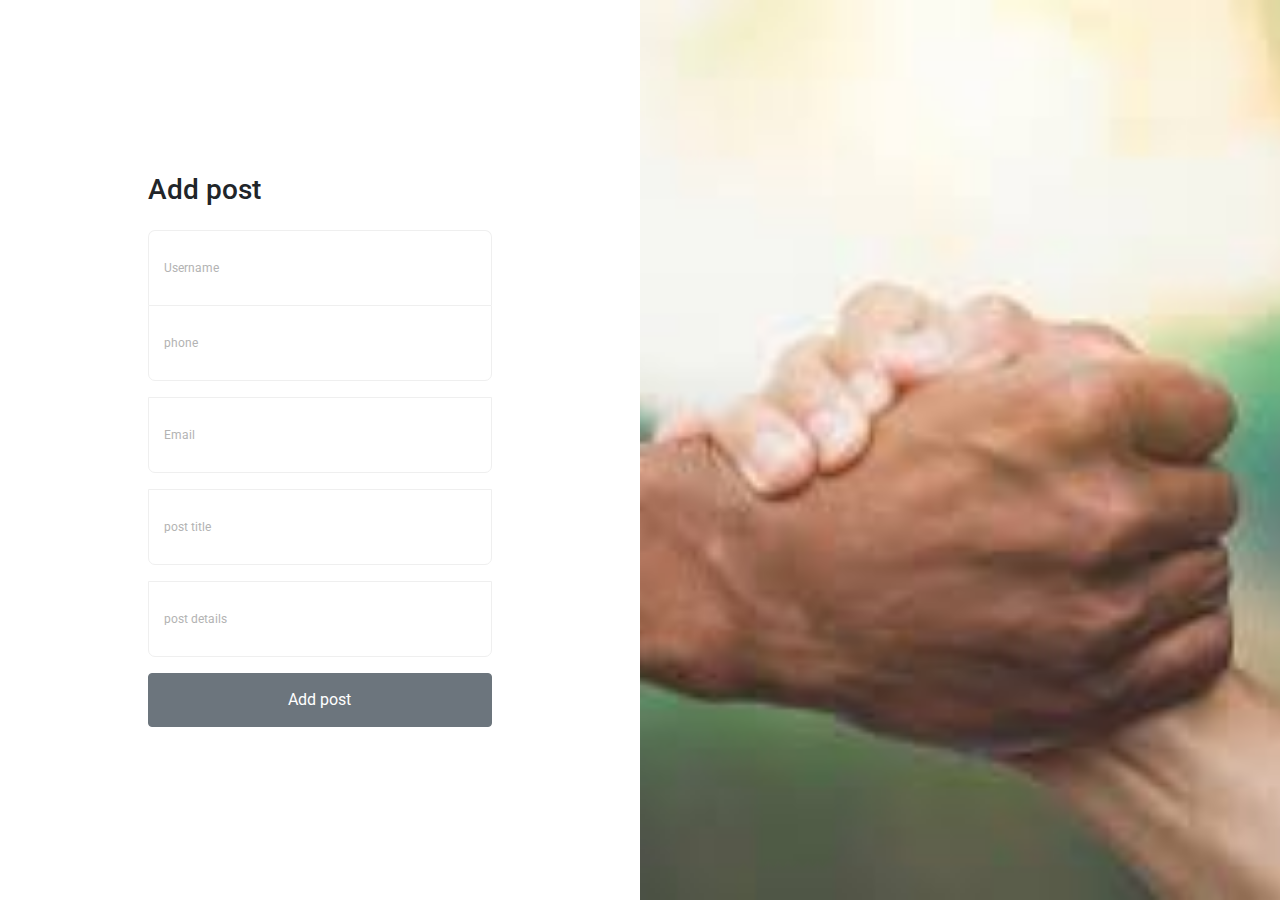
<file: add.html>
<!doctype html>
<html lang="en">
  <head>
    <!-- Required meta tags -->
    <meta charset="utf-8">
    <meta name="viewport" content="width=device-width, initial-scale=1, shrink-to-fit=no">
    <link href="https://fonts.googleapis.com/css?family=Roboto:300,400&display=swap" rel="stylesheet">

    <link rel="stylesheet" href="fonts/icomoon/style.css">

    <link rel="stylesheet" href="master-css/owl.carousel.min.css">

    <!-- Bootstrap CSS -->
    <link rel="stylesheet" href="master-css/bootstrap.min.css">
    
    <!-- Style -->
    <link rel="stylesheet" href="master-css/style.css">

  </head>
  <body>
  

  <div class="d-lg-flex half">
    <div class="bg order-1 order-md-2" style="background-image: url('images/bg_1.jpg');"></div>
    <div class="contents order-2 order-md-1">

      <div class="container">
        <div class="row align-items-center justify-content-center">
          <div class="col-md-7">
            <div class="mb-4">
              <h3>Add post</h3>
            </div>
            <form action="#" method="post">
              <div class="form-group first">
                <label for="username">Username</label>
                <input type="text" class="form-control" id="username">

              </div>
              <div class="form-group last mb-3">
                <label for="password">phone</label>
                <input type="password" class="form-control" id="password">
              </div>
              <div class="form-group last mb-3">
                <label for="password">Email</label>
                <input type="password" class="form-control" id="password">
                
              </div>
              <div class="form-group last mb-3">
                <label for="password">post title</label>
                <input type="password" class="form-control" id="password">
                
              </div>
              <div class="form-group last mb-3">
                <label for="password">post details</label>
                <input type="password" class="form-control" id="password">
                
              </div>
              

              <input type="submit" value="Add post" class="btn btn-block btn-secondary">

             
            </form>
          </div>
        </div>
      </div>
    </div>

    
  </div>
    
    

    <script src="master-js/jquery-3.3.1.min.js"></script>
    <script src="master-js/popper.min.js"></script>
    <script src="master-js/bootstrap.min.js"></script>
    <script src="master-js/main.js"></script>
  </body>
</html>
</file>
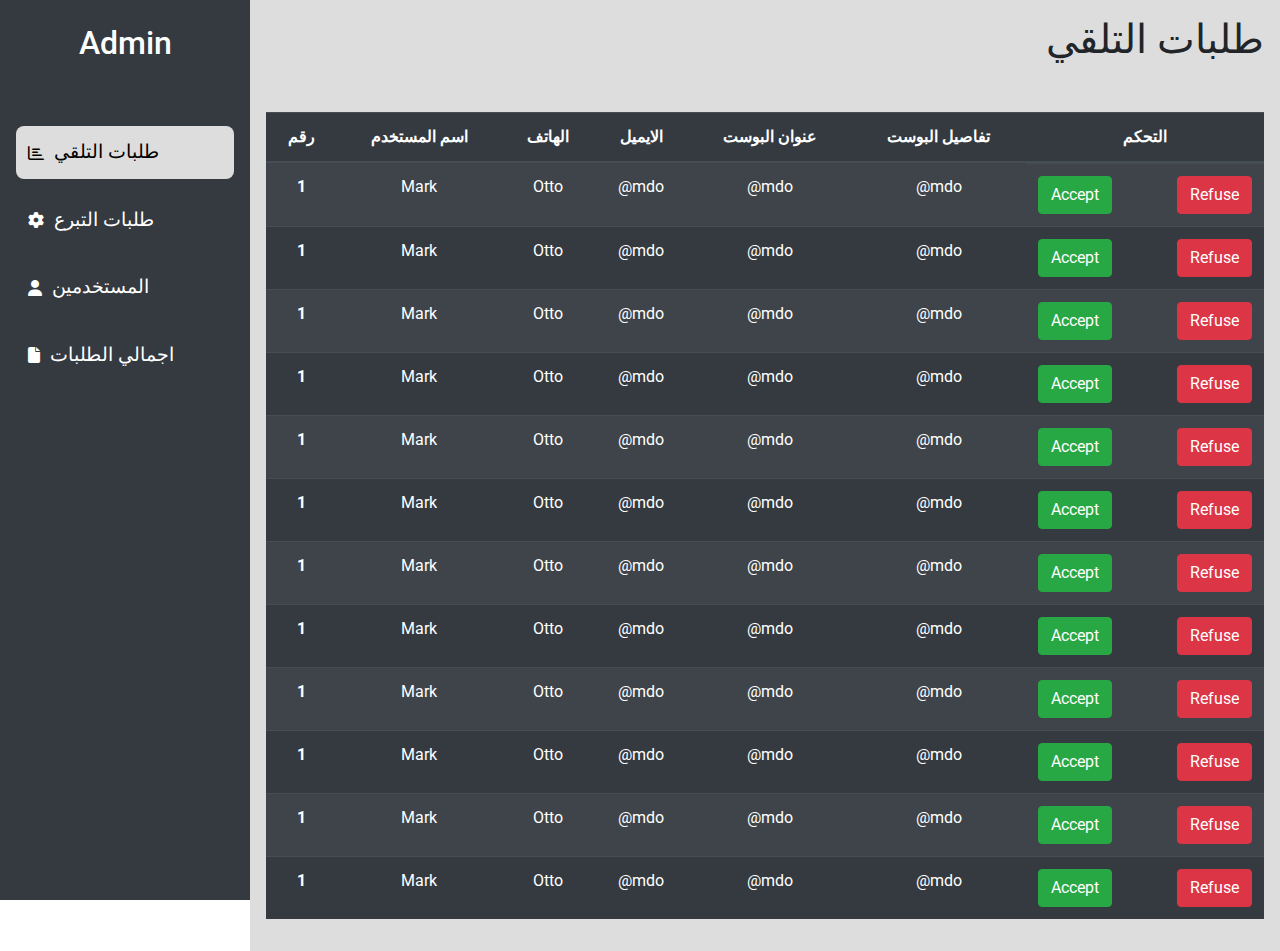
<file: Dash.html>
<!DOCTYPE html>
<html lang="en">
<head>
    <meta charset="UTF-8">
    <meta http-equiv="X-UA-Compatible" content="IE=edge">
    <meta name="viewport" content="width=device-width, initial-scale=1.0">
    <title>Admin</title>

    <link rel="preconnect" href="https://fonts.gstatic.com">
    <link href="https://fonts.googleapis.com/css2?family=Roboto&family=Work+Sans:wght@400;700&display=swap"
        rel="stylesheet">
    <link rel="stylesheet" href="fonts/icomoon/style.css">
    <!-- <link rel="stylesheet" href="fonts/flaticon/font/flaticon.css"> -->
    <link rel="stylesheet" href="master-css/bootstrap.min.css">
    <link rel="stylesheet" href="master-css/all.css">
    <link rel="stylesheet" href="master-css/dash.css">
</head>
<body>
    <section class="vh-100">
        <div class="container-fluid">
            <div class="row">
                <div class="sidebar position-fixed p-3 vh-100 bg-dark">
                    <div class="heading mb-5 d-flex justify-content-center align-items-center">
                        <h2 class="text-white p-2">Admin</h2>
                    </div>
                    <div class="links">
                        <ul>
                            <li class="test">
                                <a href="Dash.html" class="">
                                    <i class="fa-regular fa-chart-bar"></i>
                                    <span>طلبات التلقي</span>
                                </a>
                            </li>
                            <li>
                                <a href="dashdon.html">
                                    <i class="fa-solid fa-gear"></i>
                                    <span>طلبات التبرع</span>
                                </a>
                            </li>
                            <li>
                                <a href="dashusers.html">
                                    <i class="fa-solid fa-user"></i>
                                    <span>المستخدمين</span>
                                </a>
                            </li>
                            <li>
                                <a href="dashtotal.html">
                                    <i class="fa-solid fa-file"></i>
                                    <span>اجمالي الطلبات</span>
                                </a>
                            </li>
                        </ul>
                    </div>
                </div>
                <div class="receive p-3">
                    <div class="mb-5 ">
                        <h1>طلبات التلقي</h1>
                    </div>
                    <div class="requests">
                        <table class="table text-center w-100 table-striped table-dark overflow-auto">
                            <thead>
                                <tr>
                                    <th scope="col">رقم</th>
                                    <th scope="col">اسم المستخدم</th>
                                    <th scope="col">الهاتف</th>
                                    <th scope="col">الايميل</th>
                                    <th scope="col">عنوان البوست</th>
                                    <th scope="col">تفاصيل البوست</th>
                                    <th scope="col" class="text-center">التحكم</th>
                                </tr>
                            </thead>
                            <tbody>
                                <tr class="">
                                    <th scope="row">1</th>
                                    <td>Mark</td>
                                    <td>Otto</td>
                                    <td>@mdo</td>
                                    <td>@mdo</td>
                                    <td>@mdo</td>
                                    <td class="d-flex justify-content-between">
                                        <button id="accept" class="btn btn-success">Accept</button>
                                        <button id="refuse" class="btn btn-danger">Refuse</button>
                                    </td>
                                </tr>
                                <tr class="">
                                    <th scope="row">1</th>
                                    <td>Mark</td>
                                    <td>Otto</td>
                                    <td>@mdo</td>
                                    <td>@mdo</td>
                                    <td>@mdo</td>
                                    <td class="d-flex justify-content-between">
                                        <button id="accept" class="btn btn-success">Accept</button>
                                        <button id="refuse" class="btn btn-danger">Refuse</button>
                                    </td>
                                </tr>
                                <tr class="">
                                    <th scope="row">1</th>
                                    <td>Mark</td>
                                    <td>Otto</td>
                                    <td>@mdo</td>
                                    <td>@mdo</td>
                                    <td>@mdo</td>
                                    <td class="d-flex justify-content-between">
                                        <button id="accept" class="btn btn-success">Accept</button>
                                        <button id="refuse" class="btn btn-danger">Refuse</button>
                                    </td>
                                </tr>
                                <tr class="">
                                    <th scope="row">1</th>
                                    <td>Mark</td>
                                    <td>Otto</td>
                                    <td>@mdo</td>
                                    <td>@mdo</td>
                                    <td>@mdo</td>
                                    <td class="d-flex justify-content-between">
                                        <button id="accept" class="btn btn-success">Accept</button>
                                        <button id="refuse" class="btn btn-danger">Refuse</button>
                                    </td>
                                </tr>
                                <tr class="">
                                    <th scope="row">1</th>
                                    <td>Mark</td>
                                    <td>Otto</td>
                                    <td>@mdo</td>
                                    <td>@mdo</td>
                                    <td>@mdo</td>
                                    <td class="d-flex justify-content-between">
                                        <button id="accept" class="btn btn-success">Accept</button>
                                        <button id="refuse" class="btn btn-danger">Refuse</button>
                                    </td>
                                </tr>
                                <tr class="">
                                    <th scope="row">1</th>
                                    <td>Mark</td>
                                    <td>Otto</td>
                                    <td>@mdo</td>
                                    <td>@mdo</td>
                                    <td>@mdo</td>
                                    <td class="d-flex justify-content-between">
                                        <button id="accept" class="btn btn-success">Accept</button>
                                        <button id="refuse" class="btn btn-danger">Refuse</button>
                                    </td>
                                </tr>
                                <tr class="">
                                    <th scope="row">1</th>
                                    <td>Mark</td>
                                    <td>Otto</td>
                                    <td>@mdo</td>
                                    <td>@mdo</td>
                                    <td>@mdo</td>
                                    <td class="d-flex justify-content-between">
                                        <button id="accept" class="btn btn-success">Accept</button>
                                        <button id="refuse" class="btn btn-danger">Refuse</button>
                                    </td>
                                </tr>
                                <tr class="">
                                    <th scope="row">1</th>
                                    <td>Mark</td>
                                    <td>Otto</td>
                                    <td>@mdo</td>
                                    <td>@mdo</td>
                                    <td>@mdo</td>
                                    <td class="d-flex justify-content-between">
                                        <button id="accept" class="btn btn-success">Accept</button>
                                        <button id="refuse" class="btn btn-danger">Refuse</button>
                                    </td>
                                </tr>
                                <tr class="">
                                    <th scope="row">1</th>
                                    <td>Mark</td>
                                    <td>Otto</td>
                                    <td>@mdo</td>
                                    <td>@mdo</td>
                                    <td>@mdo</td>
                                    <td class="d-flex justify-content-between">
                                        <button id="accept" class="btn btn-success">Accept</button>
                                        <button id="refuse" class="btn btn-danger">Refuse</button>
                                    </td>
                                </tr>
                                <tr class="">
                                    <th scope="row">1</th>
                                    <td>Mark</td>
                                    <td>Otto</td>
                                    <td>@mdo</td>
                                    <td>@mdo</td>
                                    <td>@mdo</td>
                                    <td class="d-flex justify-content-between">
                                        <button id="accept" class="btn btn-success">Accept</button>
                                        <button id="refuse" class="btn btn-danger">Refuse</button>
                                    </td>
                                </tr>
                                <tr class="">
                                    <th scope="row">1</th>
                                    <td>Mark</td>
                                    <td>Otto</td>
                                    <td>@mdo</td>
                                    <td>@mdo</td>
                                    <td>@mdo</td>
                                    <td class="d-flex justify-content-between">
                                        <button id="accept" class="btn btn-success">Accept</button>
                                        <button id="refuse" class="btn btn-danger">Refuse</button>
                                    </td>
                                </tr>
                                <tr class="">
                                    <th scope="row">1</th>
                                    <td>Mark</td>
                                    <td>Otto</td>
                                    <td>@mdo</td>
                                    <td>@mdo</td>
                                    <td>@mdo</td>
                                    <td class="d-flex justify-content-between">
                                        <button id="accept" class="btn btn-success">Accept</button>
                                        <button id="refuse" class="btn btn-danger">Refuse</button>
                                    </td>
                                </tr>
                            </tbody>
                        </table>
                    </div>
                </div>
            </div>
        </div>
    </section>
    <script src="master-js/bootstrap.bundle.min.js"></script>
    <script src="master-js/jquery.min.js"></script>
    <script src="master-js/dash.js"></script>
</body>
</html>
</file>
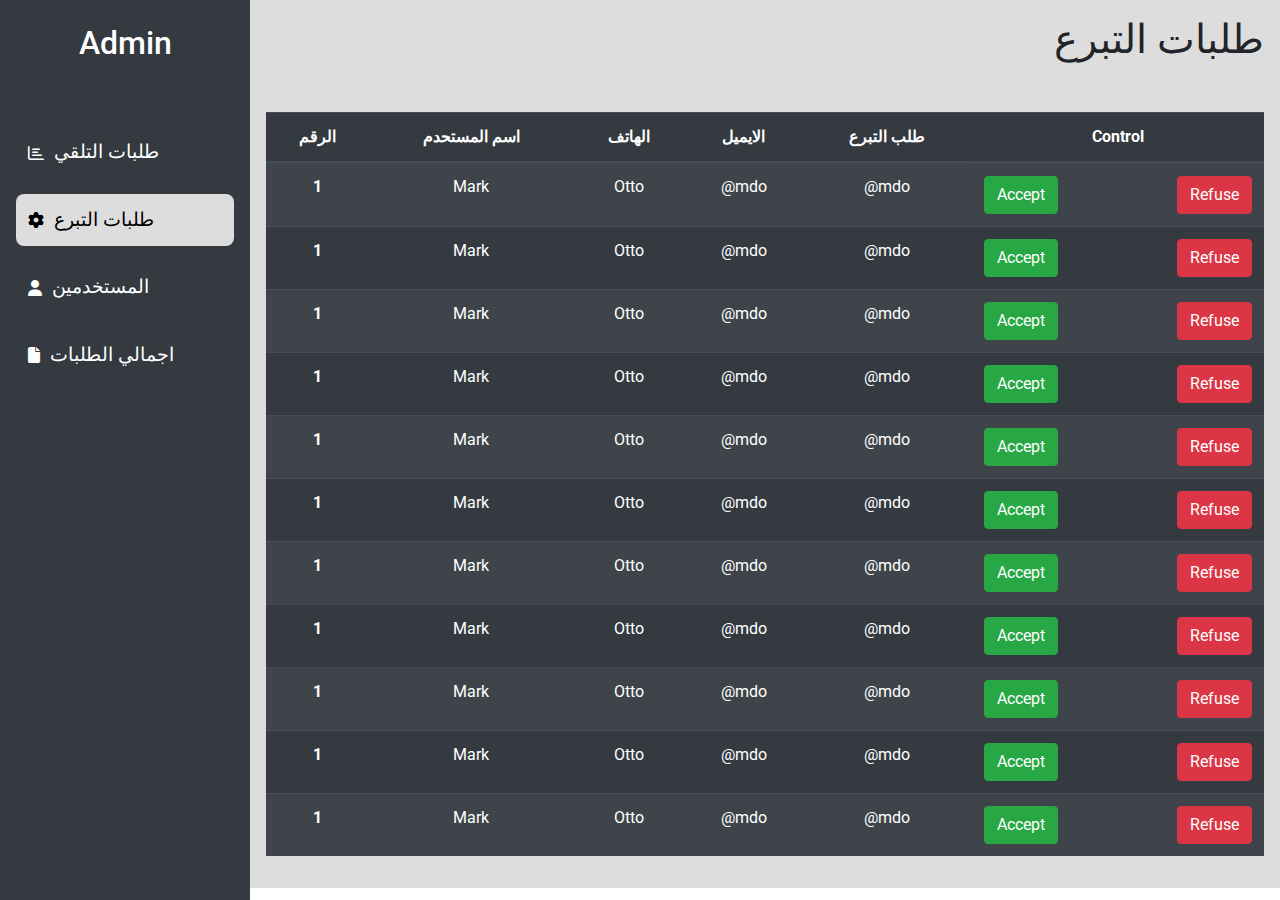
<file: dashdon.html>
<!DOCTYPE html>
<html lang="en">

<head>
    <meta charset="UTF-8">
    <meta http-equiv="X-UA-Compatible" content="IE=edge">
    <meta name="viewport" content="width=device-width, initial-scale=1.0">
    <title>Admin</title>

    <link rel="preconnect" href="https://fonts.gstatic.com">
    <link href="https://fonts.googleapis.com/css2?family=Roboto&family=Work+Sans:wght@400;700&display=swap"
        rel="stylesheet">
    <link rel="stylesheet" href="fonts/icomoon/style.css">
    <!-- <link rel="stylesheet" href="fonts/flaticon/font/flaticon.css"> -->
    <link rel="stylesheet" href="master-css/bootstrap.min.css">
    <link rel="stylesheet" href="master-css/all.css">
    <link rel="stylesheet" href="master-css/dash.css">
</head>

<body>
    <section class="vh-100">
        <div class="container-fluid">
            <div class="row">
                <div class="sidebar position-fixed p-3 vh-100 bg-dark">
                    <div class="heading mb-5 d-flex justify-content-center align-items-center">
                        <h2 class="text-white p-2">Admin</h2>
                    </div>
                    <div class="links">
                        <ul>
                            <li class="test">
                                <a href="Dash.html" class="">
                                    <i class="fa-regular fa-chart-bar"></i>
                                    <span>طلبات التلقي</span>
                                </a>
                            </li>
                            <li>
                                <a href="dashdon.html">
                                    <i class="fa-solid fa-gear"></i>
                                    <span>طلبات التبرع</span>
                                </a>
                            </li>
                            <li>
                                <a href="dashusers.html">
                                    <i class="fa-solid fa-user"></i>
                                    <span>المستخدمين</span>
                                </a>
                            </li>
                            <li>
                                <a href="dashtotal.html">
                                <i class="fa-solid fa-file"></i>
                                    <span>اجمالي الطلبات</span>
                                </a>
                            </li>
                        </ul>
                    </div>
                </div>
                <div class="receive p-3">
                    <div class="mb-5">
                        <h1>طلبات التبرع</h1>
                    </div>
                    <div class="requests">
                        <table class="table text-center w-100 table-striped table-dark overflow-auto">
                            <thead>
                                <tr>
                                    <th scope="col">الرقم</th>
                                    <th scope="col">اسم المستحدم</th>
                                    <th scope="col">الهاتف</th>
                                    <th scope="col">الايميل</th>
                                    <th scope="col">طلب التبرع</th>
                                    <th scope="col" class="text-center">Control</th>
                                </tr>
                            </thead>
                            <tbody>
                                <tr class="">
                                    <th scope="row">1</th>
                                    <td>Mark</td>
                                    <td>Otto</td>
                                    <td>@mdo</td>
                                    <td>@mdo</td>
                                    <td class="d-flex justify-content-between">
                                        <button id="accept" class="btn btn-success">Accept</button>
                                        <button id="refuse" class="btn btn-danger">Refuse</button>
                                    </td>
                                </tr>
                                <tr class="">
                                    <th scope="row">1</th>
                                    <td>Mark</td>
                                    <td>Otto</td>
                                    <td>@mdo</td>
                                    <td>@mdo</td>
                                    <td class="d-flex justify-content-between">
                                        <button id="accept" class="btn btn-success">Accept</button>
                                        <button id="refuse" class="btn btn-danger">Refuse</button>
                                    </td>
                                </tr>
                                <tr class="">
                                    <th scope="row">1</th>
                                    <td>Mark</td>
                                    <td>Otto</td>
                                    <td>@mdo</td>
                                    <td>@mdo</td>
                                    <td class="d-flex justify-content-between">
                                        <button id="accept" class="btn btn-success">Accept</button>
                                        <button id="refuse" class="btn btn-danger">Refuse</button>
                                    </td>
                                </tr>
                                <tr class="">
                                    <th scope="row">1</th>
                                    <td>Mark</td>
                                    <td>Otto</td>
                                    <td>@mdo</td>
                                    <td>@mdo</td>
                                    <td class="d-flex justify-content-between">
                                        <button id="accept" class="btn btn-success">Accept</button>
                                        <button id="refuse" class="btn btn-danger">Refuse</button>
                                    </td>
                                </tr>
                                <tr class="">
                                    <th scope="row">1</th>
                                    <td>Mark</td>
                                    <td>Otto</td>
                                    <td>@mdo</td>
                                    <td>@mdo</td>
                                    <td class="d-flex justify-content-between">
                                        <button id="accept" class="btn btn-success">Accept</button>
                                        <button id="refuse" class="btn btn-danger">Refuse</button>
                                    </td>
                                </tr>
                                <tr class="">
                                    <th scope="row">1</th>
                                    <td>Mark</td>
                                    <td>Otto</td>
                                    <td>@mdo</td>
                                    <td>@mdo</td>
                                    <td class="d-flex justify-content-between">
                                        <button id="accept" class="btn btn-success">Accept</button>
                                        <button id="refuse" class="btn btn-danger">Refuse</button>
                                    </td>
                                </tr>
                                <tr class="">
                                    <th scope="row">1</th>
                                    <td>Mark</td>
                                    <td>Otto</td>
                                    <td>@mdo</td>
                                    <td>@mdo</td>
                                    <td class="d-flex justify-content-between">
                                        <button id="accept" class="btn btn-success">Accept</button>
                                        <button id="refuse" class="btn btn-danger">Refuse</button>
                                    </td>
                                </tr>
                                <tr class="">
                                    <th scope="row">1</th>
                                    <td>Mark</td>
                                    <td>Otto</td>
                                    <td>@mdo</td>
                                    <td>@mdo</td>
                                    <td class="d-flex justify-content-between">
                                        <button id="accept" class="btn btn-success">Accept</button>
                                        <button id="refuse" class="btn btn-danger">Refuse</button>
                                    </td>
                                </tr>
                                <tr class="">
                                    <th scope="row">1</th>
                                    <td>Mark</td>
                                    <td>Otto</td>
                                    <td>@mdo</td>
                                    <td>@mdo</td>
                                    <td class="d-flex justify-content-between">
                                        <button id="accept" class="btn btn-success">Accept</button>
                                        <button id="refuse" class="btn btn-danger">Refuse</button>
                                    </td>
                                </tr>
                                <tr class="">
                                    <th scope="row">1</th>
                                    <td>Mark</td>
                                    <td>Otto</td>
                                    <td>@mdo</td>
                                    <td>@mdo</td>
                                    <td class="d-flex justify-content-between">
                                        <button id="accept" class="btn btn-success">Accept</button>
                                        <button id="refuse" class="btn btn-danger">Refuse</button>
                                    </td>
                                </tr>
                                <tr class="">
                                    <th scope="row">1</th>
                                    <td>Mark</td>
                                    <td>Otto</td>
                                    <td>@mdo</td>
                                    <td>@mdo</td>
                                    <td class="d-flex justify-content-between">
                                        <button id="accept" class="btn btn-success">Accept</button>
                                        <button id="refuse" class="btn btn-danger">Refuse</button>
                                    </td>
                                </tr>
                            </tbody>
                        </table>
                    </div>
                </div>
            </div>
        </div>
    </section>
    <script src="master-js/bootstrap.bundle.min.js"></script>
    <script src="master-js/jquery.min.js"></script>
    <script src="master-js/dash.js"></script>
</body>

</html>
</file>
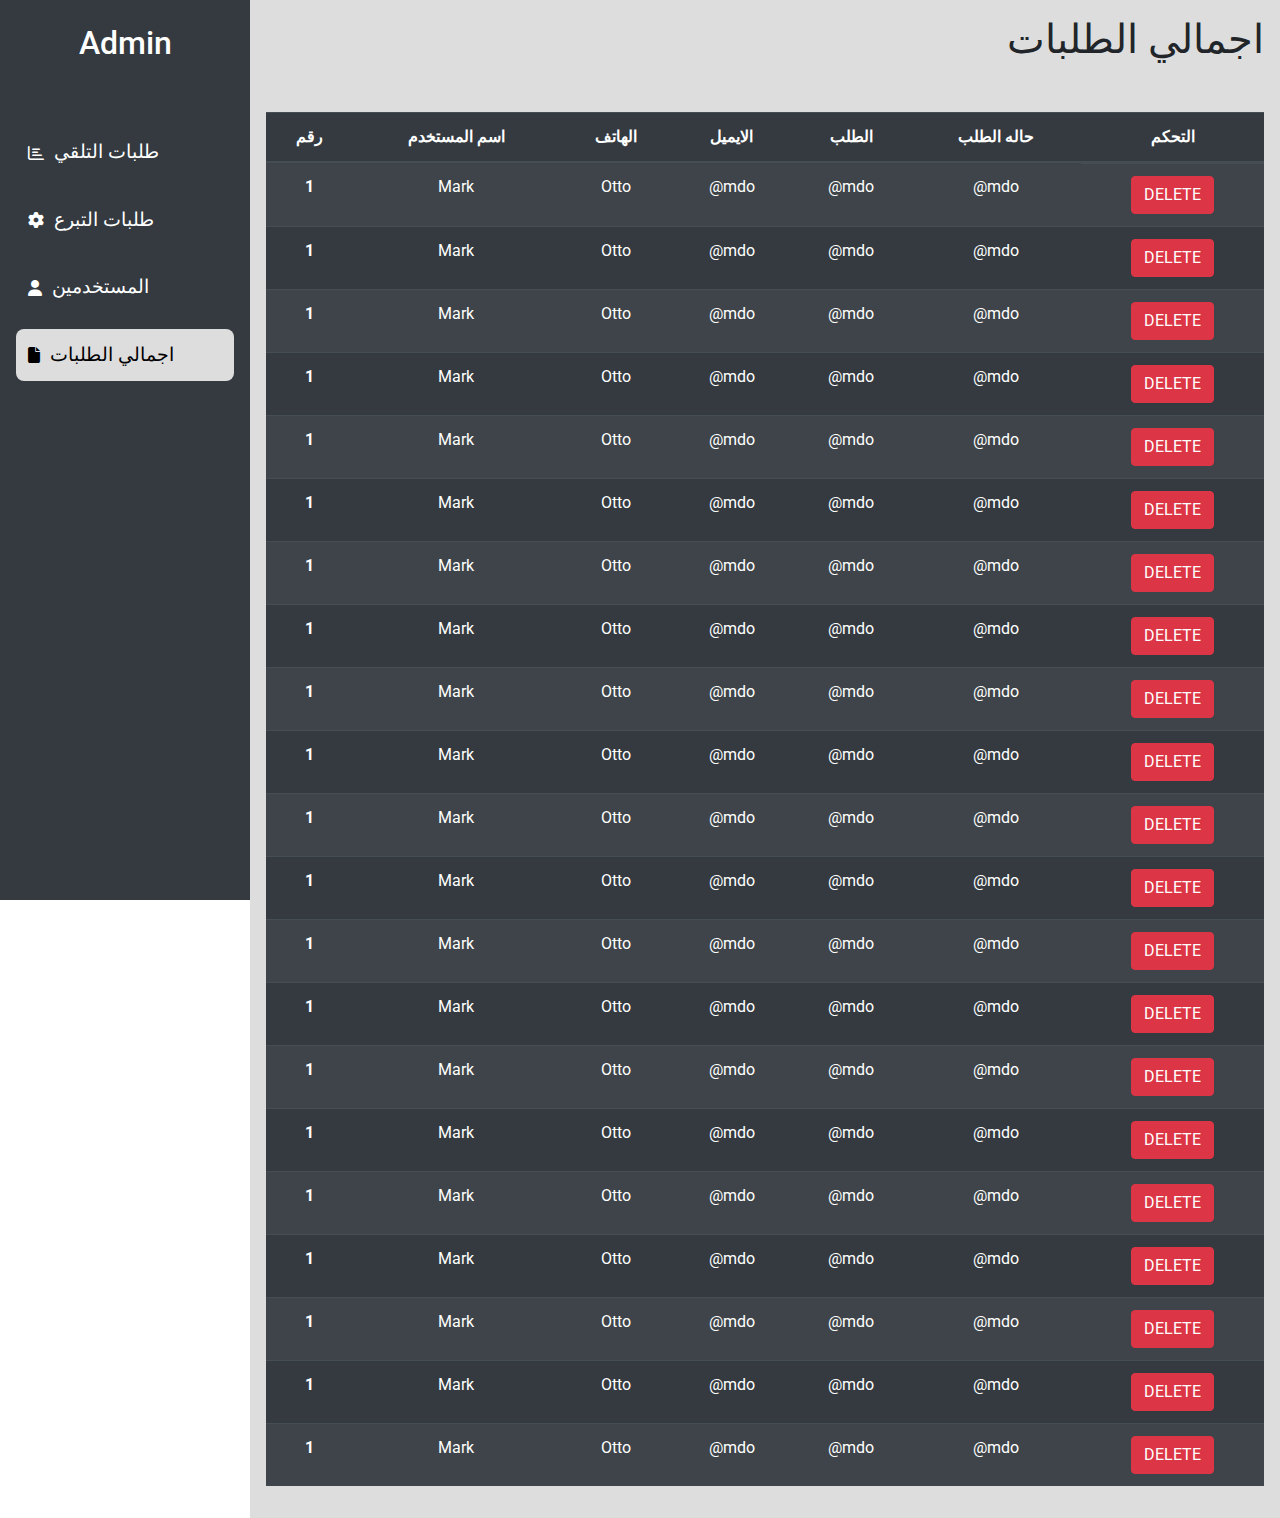
<file: dashtotal.html>
<!DOCTYPE html>
<html lang="en">

<head>
    <meta charset="UTF-8">
    <meta http-equiv="X-UA-Compatible" content="IE=edge">
    <meta name="viewport" content="width=device-width, initial-scale=1.0">
    <title>Admin</title>

    <link rel="preconnect" href="https://fonts.gstatic.com">
    <link href="https://fonts.googleapis.com/css2?family=Roboto&family=Work+Sans:wght@400;700&display=swap"
        rel="stylesheet">
    <link rel="stylesheet" href="fonts/icomoon/style.css">
    <!-- <link rel="stylesheet" href="fonts/flaticon/font/flaticon.css"> -->
    <link rel="stylesheet" href="master-css/bootstrap.min.css">
    <link rel="stylesheet" href="master-css/all.css">
    <link rel="stylesheet" href="master-css/dash.css">
</head>

<body>
    <section class="vh-100">
        <div class="container-fluid">
            <div class="row">
                <div class="sidebar position-fixed p-3 vh-100 bg-dark">
                    <div class="heading mb-5 d-flex justify-content-center align-items-center">
                        <h2 class="text-white p-2">Admin</h2>
                    </div>
                    <div class="links">
                        <ul>
                            <li class="test">
                                <a href="Dash.html" class="">
                                    <i class="fa-regular fa-chart-bar"></i>
                                    <span>طلبات التلقي</span>
                                </a>
                            </li>
                            <li>
                                <a href="dashdon.html">
                                    <i class="fa-solid fa-gear"></i>
                                    <span>طلبات التبرع</span>
                                </a>
                            </li>
                            <li>
                                <a href="dashusers.html">
                                    <i class="fa-solid fa-user"></i>
                                    <span>المستخدمين</span>
                                </a>
                            </li>
                            <li>
                                <a href="dashtotal.html">
                                    <i class="fa-solid fa-file"></i>
                                    <span>اجمالي الطلبات</span>
                                </a>
                            </li>
                        </ul>
                    </div>
                </div>
                <div class="receive p-3">
                    <div class="mb-5 ">
                        <h1>اجمالي الطلبات</h1>
                    </div>
                    <div class="requests">
                        <table class="table text-center w-100 table-striped table-dark overflow-auto">
                            <thead>
                                <tr>
                                    <th scope="col">رقم</th>
                                    <th scope="col">اسم المستخدم</th>
                                    <th scope="col">الهاتف</th>
                                    <th scope="col">الايميل</th>
                                    <th scope="col">الطلب</th>
                                    <th scope="col">حاله الطلب</th>
                                    <th scope="col" class="text-center">التحكم</th>
                                </tr>
                            </thead>
                            <tbody>
                                <tr class="">
                                    <th scope="row">1</th>
                                    <td>Mark</td>
                                    <td>Otto</td>
                                    <td>@mdo</td>
                                    <td>@mdo</td>
                                    <td>@mdo</td>
                                    <td class="d-flex justify-content-center">
                                        <button id="refuse" class="btn btn-danger">DELETE</button>
                                    </td>
                                </tr>
                                <tr class="">
                                    <th scope="row">1</th>
                                    <td>Mark</td>
                                    <td>Otto</td>
                                    <td>@mdo</td>
                                    <td>@mdo</td>
                                    <td>@mdo</td>
                                    <td class="d-flex justify-content-center">
                                        <button id="refuse" class="btn btn-danger">DELETE</button>
                                    </td>
                                </tr>
                                <tr class="">
                                    <th scope="row">1</th>
                                    <td>Mark</td>
                                    <td>Otto</td>
                                    <td>@mdo</td>
                                    <td>@mdo</td>
                                    <td>@mdo</td>
                                    <td class="d-flex justify-content-center">
                                        <button id="refuse" class="btn btn-danger">DELETE</button>
                                    </td>
                                </tr>
                                <tr class="">
                                    <th scope="row">1</th>
                                    <td>Mark</td>
                                    <td>Otto</td>
                                    <td>@mdo</td>
                                    <td>@mdo</td>
                                    <td>@mdo</td>
                                    <td class="d-flex justify-content-center">
                                        <button id="refuse" class="btn btn-danger">DELETE</button>
                                    </td>
                                </tr>
                                <tr class="">
                                    <th scope="row">1</th>
                                    <td>Mark</td>
                                    <td>Otto</td>
                                    <td>@mdo</td>
                                    <td>@mdo</td>
                                    <td>@mdo</td>
                                    <td class="d-flex justify-content-center">
                                        <button id="refuse" class="btn btn-danger">DELETE</button>
                                    </td>
                                </tr>
                                <tr class="">
                                    <th scope="row">1</th>
                                    <td>Mark</td>
                                    <td>Otto</td>
                                    <td>@mdo</td>
                                    <td>@mdo</td>
                                    <td>@mdo</td>
                                    <td class="d-flex justify-content-center">
                                        <button id="refuse" class="btn btn-danger">DELETE</button>
                                    </td>
                                </tr>
                                <tr class="">
                                    <th scope="row">1</th>
                                    <td>Mark</td>
                                    <td>Otto</td>
                                    <td>@mdo</td>
                                    <td>@mdo</td>
                                    <td>@mdo</td>
                                    <td class="d-flex justify-content-center">
                                        <button id="refuse" class="btn btn-danger">DELETE</button>
                                    </td>
                                </tr>
                                <tr class="">
                                    <th scope="row">1</th>
                                    <td>Mark</td>
                                    <td>Otto</td>
                                    <td>@mdo</td>
                                    <td>@mdo</td>
                                    <td>@mdo</td>
                                    <td class="d-flex justify-content-center">
                                        <button id="refuse" class="btn btn-danger">DELETE</button>
                                    </td>
                                </tr>
                                <tr class="">
                                    <th scope="row">1</th>
                                    <td>Mark</td>
                                    <td>Otto</td>
                                    <td>@mdo</td>
                                    <td>@mdo</td>
                                    <td>@mdo</td>
                                    <td class="d-flex justify-content-center">
                                        <button id="refuse" class="btn btn-danger">DELETE</button>
                                    </td>
                                </tr>
                                <tr class="">
                                    <th scope="row">1</th>
                                    <td>Mark</td>
                                    <td>Otto</td>
                                    <td>@mdo</td>
                                    <td>@mdo</td>
                                    <td>@mdo</td>
                                    <td class="d-flex justify-content-center">
                                        <button id="refuse" class="btn btn-danger">DELETE</button>
                                    </td>
                                </tr>
                                <tr class="">
                                    <th scope="row">1</th>
                                    <td>Mark</td>
                                    <td>Otto</td>
                                    <td>@mdo</td>
                                    <td>@mdo</td>
                                    <td>@mdo</td>
                                    <td class="d-flex justify-content-center">
                                        <button id="refuse" class="btn btn-danger">DELETE</button>
                                    </td>
                                </tr>
                                <tr class="">
                                    <th scope="row">1</th>
                                    <td>Mark</td>
                                    <td>Otto</td>
                                    <td>@mdo</td>
                                    <td>@mdo</td>
                                    <td>@mdo</td>
                                    <td class="d-flex justify-content-center">
                                        <button id="refuse" class="btn btn-danger">DELETE</button>
                                    </td>
                                </tr>
                                <tr class="">
                                    <th scope="row">1</th>
                                    <td>Mark</td>
                                    <td>Otto</td>
                                    <td>@mdo</td>
                                    <td>@mdo</td>
                                    <td>@mdo</td>
                                    <td class="d-flex justify-content-center">
                                        <button id="refuse" class="btn btn-danger">DELETE</button>
                                    </td>
                                </tr>
                                <tr class="">
                                    <th scope="row">1</th>
                                    <td>Mark</td>
                                    <td>Otto</td>
                                    <td>@mdo</td>
                                    <td>@mdo</td>
                                    <td>@mdo</td>
                                    <td class="d-flex justify-content-center">
                                        <button id="refuse" class="btn btn-danger">DELETE</button>
                                    </td>
                                </tr>
                                <tr class="">
                                    <th scope="row">1</th>
                                    <td>Mark</td>
                                    <td>Otto</td>
                                    <td>@mdo</td>
                                    <td>@mdo</td>
                                    <td>@mdo</td>
                                    <td class="d-flex justify-content-center">
                                        <button id="refuse" class="btn btn-danger">DELETE</button>
                                    </td>
                                </tr>
                                <tr class="">
                                    <th scope="row">1</th>
                                    <td>Mark</td>
                                    <td>Otto</td>
                                    <td>@mdo</td>
                                    <td>@mdo</td>
                                    <td>@mdo</td>
                                    <td class="d-flex justify-content-center">
                                        <button id="refuse" class="btn btn-danger">DELETE</button>
                                    </td>
                                </tr>
                                <tr class="">
                                    <th scope="row">1</th>
                                    <td>Mark</td>
                                    <td>Otto</td>
                                    <td>@mdo</td>
                                    <td>@mdo</td>
                                    <td>@mdo</td>
                                    <td class="d-flex justify-content-center">
                                        <button id="refuse" class="btn btn-danger">DELETE</button>
                                    </td>
                                </tr>
                                <tr class="">
                                    <th scope="row">1</th>
                                    <td>Mark</td>
                                    <td>Otto</td>
                                    <td>@mdo</td>
                                    <td>@mdo</td>
                                    <td>@mdo</td>
                                    <td class="d-flex justify-content-center">
                                        <button id="refuse" class="btn btn-danger">DELETE</button>
                                    </td>
                                </tr>
                                <tr class="">
                                    <th scope="row">1</th>
                                    <td>Mark</td>
                                    <td>Otto</td>
                                    <td>@mdo</td>
                                    <td>@mdo</td>
                                    <td>@mdo</td>
                                    <td class="d-flex justify-content-center">
                                        <button id="refuse" class="btn btn-danger">DELETE</button>
                                    </td>
                                </tr>
                                <tr class="">
                                    <th scope="row">1</th>
                                    <td>Mark</td>
                                    <td>Otto</td>
                                    <td>@mdo</td>
                                    <td>@mdo</td>
                                    <td>@mdo</td>
                                    <td class="d-flex justify-content-center">
                                        <button id="refuse" class="btn btn-danger">DELETE</button>
                                    </td>
                                </tr>
                                <tr class="">
                                    <th scope="row">1</th>
                                    <td>Mark</td>
                                    <td>Otto</td>
                                    <td>@mdo</td>
                                    <td>@mdo</td>
                                    <td>@mdo</td>
                                    <td class="d-flex justify-content-center">
                                        <button id="refuse" class="btn btn-danger">DELETE</button>
                                    </td>
                                </tr>
                            </tbody>
                        </table>
                    </div>
                </div>
            </div>
        </div>
    </section>
    <script src="master-js/bootstrap.bundle.min.js"></script>
    <script src="master-js/jquery.min.js"></script>
    <script src="master-js/dash.js"></script>
</body>

</html>
</file>
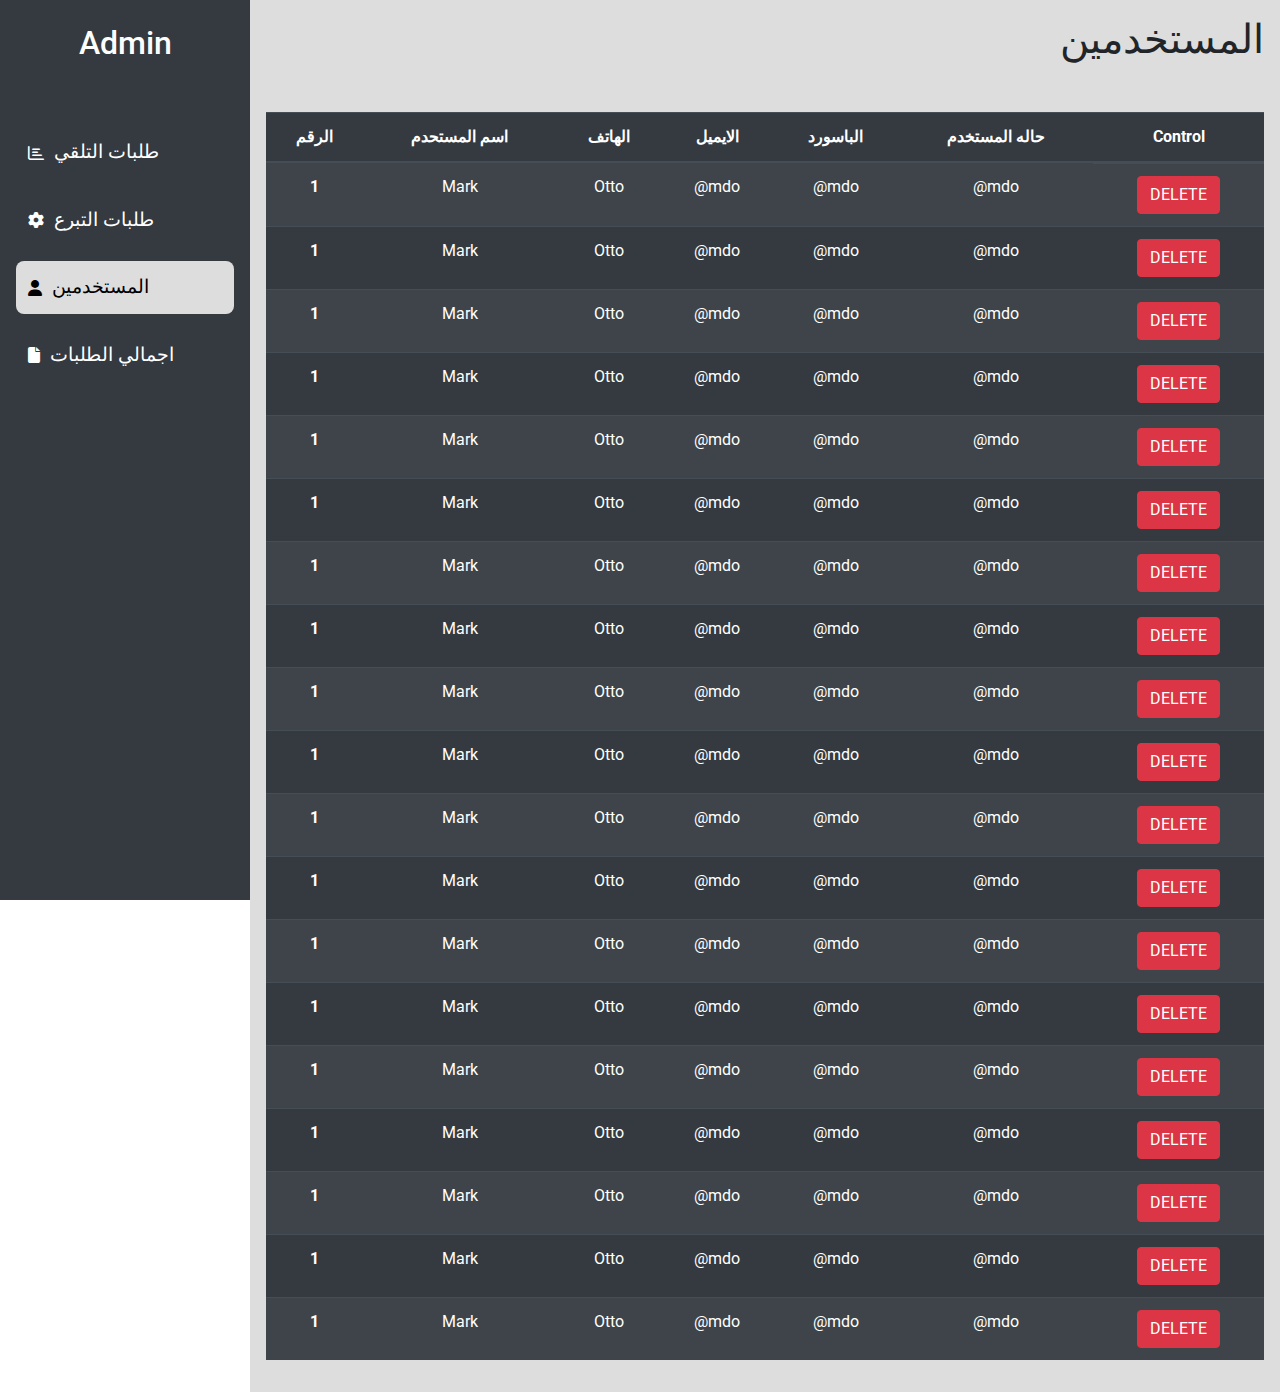
<file: dashusers.html>
<!DOCTYPE html>
<html lang="en">

<head>
    <meta charset="UTF-8">
    <meta http-equiv="X-UA-Compatible" content="IE=edge">
    <meta name="viewport" content="width=device-width, initial-scale=1.0">
    <title>Admin</title>

    <link rel="preconnect" href="https://fonts.gstatic.com">
    <link href="https://fonts.googleapis.com/css2?family=Roboto&family=Work+Sans:wght@400;700&display=swap"
        rel="stylesheet">
    <link rel="stylesheet" href="fonts/icomoon/style.css">
    <!-- <link rel="stylesheet" href="fonts/flaticon/font/flaticon.css"> -->
    <link rel="stylesheet" href="master-css/bootstrap.min.css">
    <link rel="stylesheet" href="master-css/all.css">
    <link rel="stylesheet" href="master-css/dash.css">
</head>

<body>
    <section class="vh-100">
        <div class="container-fluid">
            <div class="row">
                <div class="sidebar position-fixed p-3 vh-100 bg-dark">
                    <div class="heading mb-5 d-flex justify-content-center align-items-center">
                        <h2 class="text-white p-2">Admin</h2>
                    </div>
                    <div class="links">
                        <ul>
                            <li class="test">
                                <a href="Dash.html" class="">
                                    <i class="fa-regular fa-chart-bar"></i>
                                    <span>طلبات التلقي</span>
                                </a>
                            </li>
                            <li>
                                <a href="dashdon.html">
                                    <i class="fa-solid fa-gear"></i>
                                    <span>طلبات التبرع</span>
                                </a>
                            </li>
                            <li>
                                <a href="dashusers.html">
                                    <i class="fa-solid fa-user"></i>
                                    <span>المستخدمين</span>
                                </a>
                            </li>
                            <li>
                                <a href="dashtotal.html">
                                    <i class="fa-solid fa-file"></i>
                                    <span>اجمالي الطلبات</span>
                                </a>
                            </li>
                        </ul>
                    </div>
                </div>
                <div class="receive p-3">
                    <div class="mb-5">
                        <h1>المستخدمين</h1>
                    </div>
                    <div class="requests">
                        <table class="table text-center w-100 table-striped table-dark overflow-auto">
                            <thead>
                                <tr>
                                    <th scope="col">الرقم</th>
                                    <th scope="col">اسم المستحدم</th>
                                    <th scope="col">الهاتف</th>
                                    <th scope="col">الايميل</th>
                                    <th scope="col">الباسورد</th>
                                    <th scope="col">حاله المستخدم</th>
                                    <th scope="col" class="text-center">Control</th>
                                </tr>
                            </thead>
                            <tbody>
                                <tr class="">
                                    <th scope="row">1</th>
                                    <td>Mark</td>
                                    <td>Otto</td>
                                    <td>@mdo</td>
                                    <td>@mdo</td>
                                    <td>@mdo</td>
                                    <td class="d-flex justify-content-center">
                                        <button id="refuse" class="btn btn-danger">DELETE</button>
                                    </td>
                                </tr>
                                <tr class="">
                                    <th scope="row">1</th>
                                    <td>Mark</td>
                                    <td>Otto</td>
                                    <td>@mdo</td>
                                    <td>@mdo</td>
                                    <td>@mdo</td>
                                    <td class="d-flex justify-content-center">
                                        <button id="refuse" class="btn btn-danger">DELETE</button>
                                    </td>
                                </tr>
                                <tr class="">
                                    <th scope="row">1</th>
                                    <td>Mark</td>
                                    <td>Otto</td>
                                    <td>@mdo</td>
                                    <td>@mdo</td>
                                    <td>@mdo</td>
                                    <td class="d-flex justify-content-center">
                                        <button id="refuse" class="btn btn-danger">DELETE</button>
                                    </td>
                                </tr>
                                <tr class="">
                                    <th scope="row">1</th>
                                    <td>Mark</td>
                                    <td>Otto</td>
                                    <td>@mdo</td>
                                    <td>@mdo</td>
                                    <td>@mdo</td>
                                    <td class="d-flex justify-content-center">
                                        <button id="refuse" class="btn btn-danger">DELETE</button>
                                    </td>
                                </tr>
                                <tr class="">
                                    <th scope="row">1</th>
                                    <td>Mark</td>
                                    <td>Otto</td>
                                    <td>@mdo</td>
                                    <td>@mdo</td>
                                    <td>@mdo</td>
                                    <td class="d-flex justify-content-center">
                                        <button id="refuse" class="btn btn-danger">DELETE</button>
                                    </td>
                                </tr>
                                <tr class="">
                                    <th scope="row">1</th>
                                    <td>Mark</td>
                                    <td>Otto</td>
                                    <td>@mdo</td>
                                    <td>@mdo</td>
                                    <td>@mdo</td>
                                    <td class="d-flex justify-content-center">
                                        <button id="refuse" class="btn btn-danger">DELETE</button>
                                    </td>
                                </tr>
                                <tr class="">
                                    <th scope="row">1</th>
                                    <td>Mark</td>
                                    <td>Otto</td>
                                    <td>@mdo</td>
                                    <td>@mdo</td>
                                    <td>@mdo</td>
                                    <td class="d-flex justify-content-center">
                                        <button id="refuse" class="btn btn-danger">DELETE</button>
                                    </td>
                                </tr>
                                <tr class="">
                                    <th scope="row">1</th>
                                    <td>Mark</td>
                                    <td>Otto</td>
                                    <td>@mdo</td>
                                    <td>@mdo</td>
                                    <td>@mdo</td>
                                    <td class="d-flex justify-content-center">
                                        <button id="refuse" class="btn btn-danger">DELETE</button>
                                    </td>
                                </tr>
                                <tr class="">
                                    <th scope="row">1</th>
                                    <td>Mark</td>
                                    <td>Otto</td>
                                    <td>@mdo</td>
                                    <td>@mdo</td>
                                    <td>@mdo</td>
                                    <td class="d-flex justify-content-center">
                                        <button id="refuse" class="btn btn-danger">DELETE</button>
                                    </td>
                                </tr>
                                <tr class="">
                                    <th scope="row">1</th>
                                    <td>Mark</td>
                                    <td>Otto</td>
                                    <td>@mdo</td>
                                    <td>@mdo</td>
                                    <td>@mdo</td>
                                    <td class="d-flex justify-content-center">
                                        <button id="refuse" class="btn btn-danger">DELETE</button>
                                    </td>
                                </tr>
                                <tr class="">
                                    <th scope="row">1</th>
                                    <td>Mark</td>
                                    <td>Otto</td>
                                    <td>@mdo</td>
                                    <td>@mdo</td>
                                    <td>@mdo</td>
                                    <td class="d-flex justify-content-center">
                                        <button id="refuse" class="btn btn-danger">DELETE</button>
                                    </td>
                                </tr>
                                <tr class="">
                                    <th scope="row">1</th>
                                    <td>Mark</td>
                                    <td>Otto</td>
                                    <td>@mdo</td>
                                    <td>@mdo</td>
                                    <td>@mdo</td>
                                    <td class="d-flex justify-content-center">
                                        <button id="refuse" class="btn btn-danger">DELETE</button>
                                    </td>
                                </tr>
                                <tr class="">
                                    <th scope="row">1</th>
                                    <td>Mark</td>
                                    <td>Otto</td>
                                    <td>@mdo</td>
                                    <td>@mdo</td>
                                    <td>@mdo</td>
                                    <td class="d-flex justify-content-center">
                                        <button id="refuse" class="btn btn-danger">DELETE</button>
                                    </td>
                                </tr>
                                <tr class="">
                                    <th scope="row">1</th>
                                    <td>Mark</td>
                                    <td>Otto</td>
                                    <td>@mdo</td>
                                    <td>@mdo</td>
                                    <td>@mdo</td>
                                    <td class="d-flex justify-content-center">
                                        <button id="refuse" class="btn btn-danger">DELETE</button>
                                    </td>
                                </tr>
                                <tr class="">
                                    <th scope="row">1</th>
                                    <td>Mark</td>
                                    <td>Otto</td>
                                    <td>@mdo</td>
                                    <td>@mdo</td>
                                    <td>@mdo</td>
                                    <td class="d-flex justify-content-center">
                                        <button id="refuse" class="btn btn-danger">DELETE</button>
                                    </td>
                                </tr>
                                <tr class="">
                                    <th scope="row">1</th>
                                    <td>Mark</td>
                                    <td>Otto</td>
                                    <td>@mdo</td>
                                    <td>@mdo</td>
                                    <td>@mdo</td>
                                    <td class="d-flex justify-content-center">
                                        <button id="refuse" class="btn btn-danger">DELETE</button>
                                    </td>
                                </tr>
                                <tr class="">
                                    <th scope="row">1</th>
                                    <td>Mark</td>
                                    <td>Otto</td>
                                    <td>@mdo</td>
                                    <td>@mdo</td>
                                    <td>@mdo</td>
                                    <td class="d-flex justify-content-center">
                                        <button id="refuse" class="btn btn-danger">DELETE</button>
                                    </td>
                                </tr>
                                <tr class="">
                                    <th scope="row">1</th>
                                    <td>Mark</td>
                                    <td>Otto</td>
                                    <td>@mdo</td>
                                    <td>@mdo</td>
                                    <td>@mdo</td>
                                    <td class="d-flex justify-content-center">
                                        <button id="refuse" class="btn btn-danger">DELETE</button>
                                    </td>
                                </tr>
                                <tr class="">
                                    <th scope="row">1</th>
                                    <td>Mark</td>
                                    <td>Otto</td>
                                    <td>@mdo</td>
                                    <td>@mdo</td>
                                    <td>@mdo</td>
                                    <td class="d-flex justify-content-center">
                                        <button id="refuse" class="btn btn-danger">DELETE</button>
                                    </td>
                                </tr>
                            </tbody>
                        </table>
                    </div>
                </div>
            </div>
        </div>
    </section>
    <script src="master-js/bootstrap.bundle.min.js"></script>
    <script src="master-js/jquery.min.js"></script>
    <script src="master-js/dash.js"></script>
</body>

</html>
</file>
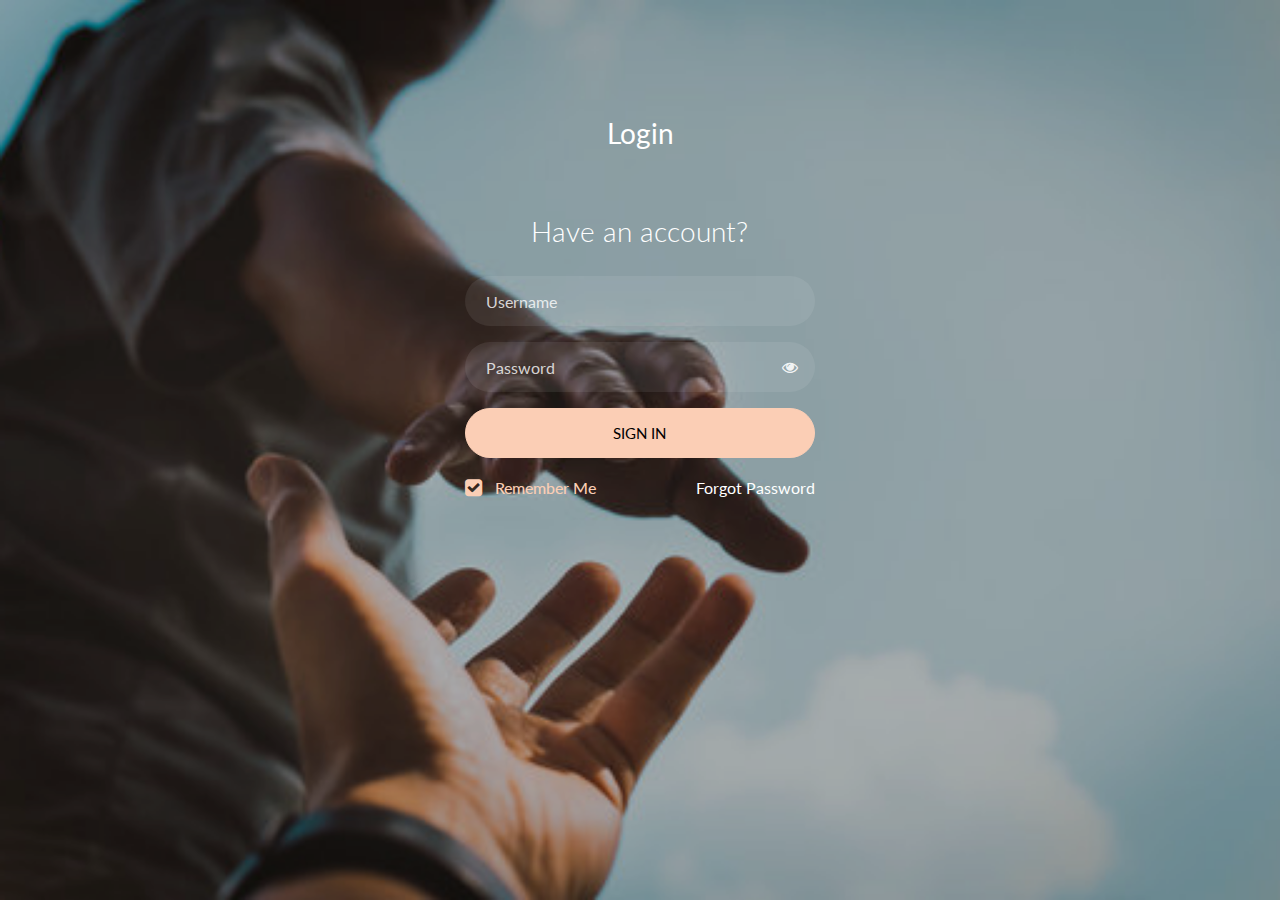
<file: login.html>
<!doctype html>
<html lang="en">
  <head>
  	<title>Login 10</title>
    <meta charset="utf-8">
    <meta name="viewport" content="width=device-width, initial-scale=1, shrink-to-fit=no">

	<link href="https://fonts.googleapis.com/css?family=Lato:300,400,700&display=swap" rel="stylesheet">

	<link rel="stylesheet" href="https://stackpath.bootstrapcdn.com/font-awesome/4.7.0/css/font-awesome.min.css">
	
	<link rel="stylesheet" href="master-css/prime.css">

	</head>
	<body class="img js-fullheight" style="background-image: url(images/bg.jpg);">
	<section class="ftco-section vh-100">
		<div class="container">
			<div class="row justify-content-center">
				<div class="col-md-6 text-center mb-5">
					<h2 class="heading-section">Login</h2>
				</div>
			</div>
			<div class="row justify-content-center">
				<div class="col-md-6 col-lg-4">
					<div class="login-wrap p-0">
		      	<h3 class="mb-4 text-center">Have an account?</h3>
		      	<form action="#" class="signin-form">
		      		<div class="form-group">
		      			<input type="text" class="form-control" placeholder="Username" required>
		      		</div>
	            <div class="form-group">
	              <input id="password-field" type="password" class="form-control" placeholder="Password" required>
	              <span toggle="#password-field" class="fa fa-fw fa-eye field-icon toggle-password"></span>
	            </div>
	            <div class="form-group">
	            	<button type="submit" class="form-control btn btn-primary submit px-3">Sign In</button>
	            </div>
	            <div class="form-group d-md-flex">
	            	<div class="w-50">
		            	<label class="checkbox-wrap checkbox-primary">Remember Me
									  <input type="checkbox" checked>
									  <span class="checkmark"></span>
									</label>
								</div>
								<div class="w-50 text-md-right">
									<a href="#" style="color: #fff">Forgot Password</a>
								</div>
	            </div>
	          </form>
		      </div>
				</div>
			</div>
		</div>
	</section>

	<script src="master-js/jquery.min.js"></script>
	<script src="master-js/popper.js"></script>
	<script src="master-js/bootstrap.min.js"></script>
	<script src="master-js/main.js"></script>
	</body>
</html>
</file>
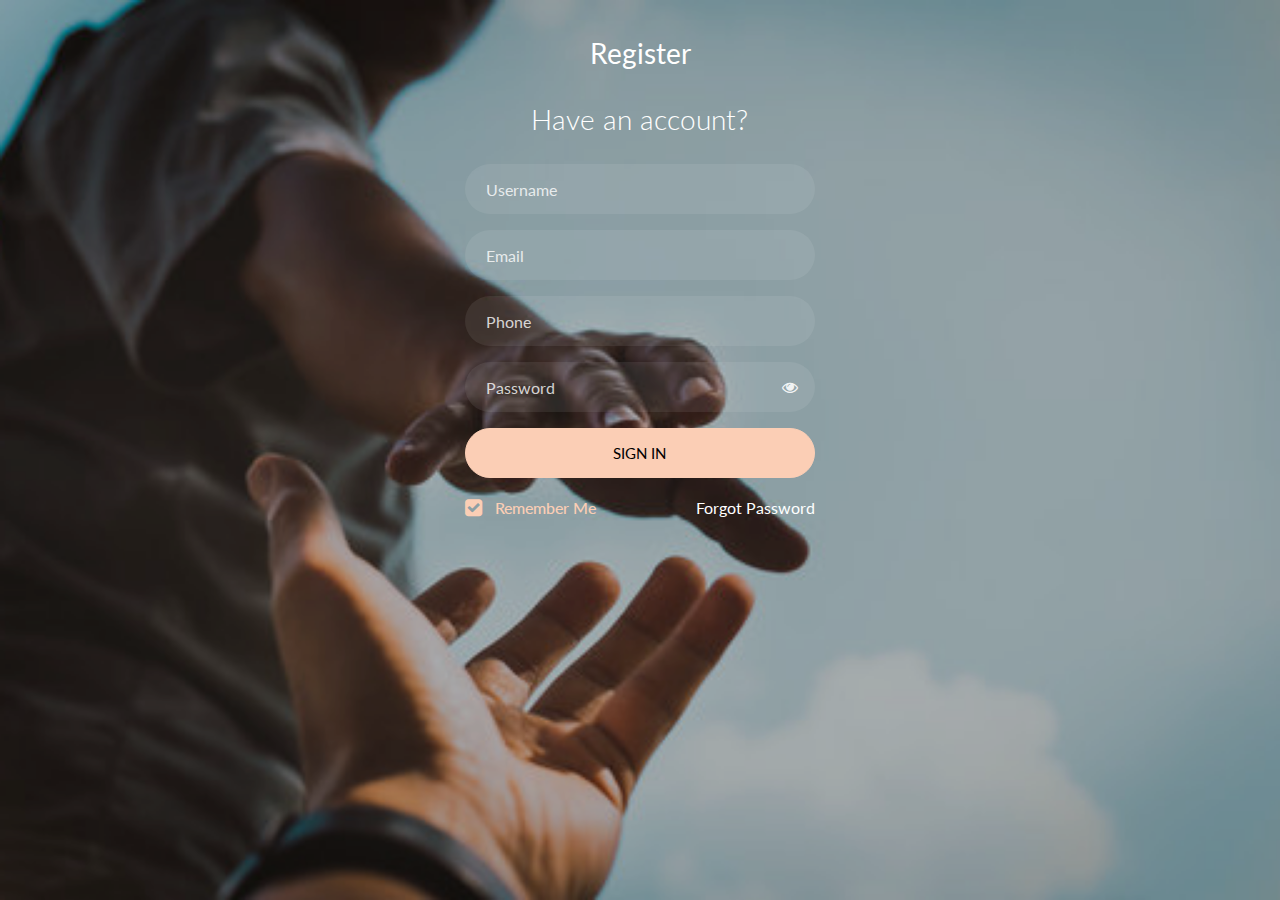
<file: reg.html>
<!doctype html>
<html lang="en">
  <head>
  	<title>Login 10</title>
    <meta charset="utf-8">
    <meta name="viewport" content="width=device-width, initial-scale=1, shrink-to-fit=no">

	<link href="https://fonts.googleapis.com/css?family=Lato:300,400,700&display=swap" rel="stylesheet">

	<link rel="stylesheet" href="https://stackpath.bootstrapcdn.com/font-awesome/4.7.0/css/font-awesome.min.css">
	
	<link rel="stylesheet" href="master-css/prime.css">

	</head>
	<body class="img js-fullheight" style="background-image: url(images/bg.jpg);">
	<section class="ftco-section vh-100">
		<div class="container " style="margin-top: -80px;">
			<div class="row justify-content-center">
				<div class="col-md-6 text-center mb-3">
					<h2 class="heading-section">Register</h2>
				</div>
			</div>
			<div class="row justify-content-center">
				<div class="col-md-6 col-lg-4">
					<div class="login-wrap p-0">
		      	<h3 class="mb-4 text-center">Have an account?</h3>
		      	<form action="#" class="signin-form">
		      		<div class="form-group">
		      			<input type="text" class="form-control" placeholder="Username" required>
		      		</div>
<div class="form-group">
		      			<input type="text" class="form-control" placeholder="Email" required>
		      		</div>
<div class="form-group">
		      			<input type="text" class="form-control" placeholder="Phone" required>
		      		</div>

	            <div class="form-group">
	              <input id="password-field" type="password" class="form-control" placeholder="Password" required>
	              <span toggle="#password-field" class="fa fa-fw fa-eye field-icon toggle-password"></span>
	            </div>
	            <div class="form-group">
	            	<button type="submit" class="form-control btn btn-primary submit px-3">Sign In</button>
	            </div>
	            <div class="form-group d-md-flex">
	            	<div class="w-50">
		            	<label class="checkbox-wrap checkbox-primary">Remember Me
									  <input type="checkbox" checked>
									  <span class="checkmark"></span>
									</label>
								</div>
								<div class="w-50 text-md-right">
									<a href="#" style="color: #fff">Forgot Password</a>
								</div>
	            </div>
	          </form>
	         
		      </div>
				</div>
			</div>
		</div>
	</section>

	<script src="master-js/jquery.min.js"></script>
  <script src="master-js/popper.js"></script>
  <script src="master-js/bootstrap.min.js"></script>
  <script src="master-js/main.js"></script>

	</body>
</html>
</file>
<file: fonts/icomoon/style.css>
@font-face {
  font-family: 'icomoon';
  src:  url('fonts/icomoon.eot?10si43');
  src:  url('fonts/icomoon.eot?10si43#iefix') format('embedded-opentype'),
    url('fonts/icomoon.ttf?10si43') format('truetype'),
    url('fonts/icomoon.woff?10si43') format('woff'),
    url('fonts/icomoon.svg?10si43#icomoon') format('svg');
  font-weight: normal;
  font-style: normal;
}

[class^="icon-"], [class*=" icon-"] {
  /* use !important to prevent issues with browser extensions that change fonts */
  font-family: 'icomoon' !important;
  speak: none;
  font-style: normal;
  font-weight: normal;
  font-variant: normal;
  text-transform: none;
  line-height: 1;

  /* Better Font Rendering =========== */
  -webkit-font-smoothing: antialiased;
  -moz-osx-font-smoothing: grayscale;
}

.icon-asterisk:before {
  content: "\f069";
}
.icon-plus:before {
  content: "\f067";
}
.icon-question:before {
  content: "\f128";
}
.icon-minus:before {
  content: "\f068";
}
.icon-glass:before {
  content: "\f000";
}
.icon-music:before {
  content: "\f001";
}
.icon-search:before {
  content: "\f002";
}
.icon-envelope-o:before {
  content: "\f003";
}
.icon-heart:before {
  content: "\f004";
}
.icon-star:before {
  content: "\f005";
}
.icon-star-o:before {
  content: "\f006";
}
.icon-user:before {
  content: "\f007";
}
.icon-film:before {
  content: "\f008";
}
.icon-th-large:before {
  content: "\f009";
}
.icon-th:before {
  content: "\f00a";
}
.icon-th-list:before {
  content: "\f00b";
}
.icon-check:before {
  content: "\f00c";
}
.icon-close:before {
  content: "\f00d";
}
.icon-remove:before {
  content: "\f00d";
}
.icon-times:before {
  content: "\f00d";
}
.icon-search-plus:before {
  content: "\f00e";
}
.icon-search-minus:before {
  content: "\f010";
}
.icon-power-off:before {
  content: "\f011";
}
.icon-signal:before {
  content: "\f012";
}
.icon-cog:before {
  content: "\f013";
}
.icon-gear:before {
  content: "\f013";
}
.icon-trash-o:before {
  content: "\f014";
}
.icon-home:before {
  content: "\f015";
}
.icon-file-o:before {
  content: "\f016";
}
.icon-clock-o:before {
  content: "\f017";
}
.icon-road:before {
  content: "\f018";
}
.icon-download:before {
  content: "\f019";
}
.icon-arrow-circle-o-down:before {
  content: "\f01a";
}
.icon-arrow-circle-o-up:before {
  content: "\f01b";
}
.icon-inbox:before {
  content: "\f01c";
}
.icon-play-circle-o:before {
  content: "\f01d";
}
.icon-repeat:before {
  content: "\f01e";
}
.icon-rotate-right:before {
  content: "\f01e";
}
.icon-refresh:before {
  content: "\f021";
}
.icon-list-alt:before {
  content: "\f022";
}
.icon-lock:before {
  content: "\f023";
}
.icon-flag:before {
  content: "\f024";
}
.icon-headphones:before {
  content: "\f025";
}
.icon-volume-off:before {
  content: "\f026";
}
.icon-volume-down:before {
  content: "\f027";
}
.icon-volume-up:before {
  content: "\f028";
}
.icon-qrcode:before {
  content: "\f029";
}
.icon-barcode:before {
  content: "\f02a";
}
.icon-tag:before {
  content: "\f02b";
}
.icon-tags:before {
  content: "\f02c";
}
.icon-book:before {
  content: "\f02d";
}
.icon-bookmark:before {
  content: "\f02e";
}
.icon-print:before {
  content: "\f02f";
}
.icon-camera:before {
  content: "\f030";
}
.icon-font:before {
  content: "\f031";
}
.icon-bold:before {
  content: "\f032";
}
.icon-italic:before {
  content: "\f033";
}
.icon-text-height:before {
  content: "\f034";
}
.icon-text-width:before {
  content: "\f035";
}
.icon-align-left:before {
  content: "\f036";
}
.icon-align-center:before {
  content: "\f037";
}
.icon-align-right:before {
  content: "\f038";
}
.icon-align-justify:before {
  content: "\f039";
}
.icon-list:before {
  content: "\f03a";
}
.icon-dedent:before {
  content: "\f03b";
}
.icon-outdent:before {
  content: "\f03b";
}
.icon-indent:before {
  content: "\f03c";
}
.icon-video-camera:before {
  content: "\f03d";
}
.icon-image:before {
  content: "\f03e";
}
.icon-photo:before {
  content: "\f03e";
}
.icon-picture-o:before {
  content: "\f03e";
}
.icon-pencil:before {
  content: "\f040";
}
.icon-map-marker:before {
  content: "\f041";
}
.icon-adjust:before {
  content: "\f042";
}
.icon-tint:before {
  content: "\f043";
}
.icon-edit:before {
  content: "\f044";
}
.icon-pencil-square-o:before {
  content: "\f044";
}
.icon-share-square-o:before {
  content: "\f045";
}
.icon-check-square-o:before {
  content: "\f046";
}
.icon-arrows:before {
  content: "\f047";
}
.icon-step-backward:before {
  content: "\f048";
}
.icon-fast-backward:before {
  content: "\f049";
}
.icon-backward:before {
  content: "\f04a";
}
.icon-play:before {
  content: "\f04b";
}
.icon-pause:before {
  content: "\f04c";
}
.icon-stop:before {
  content: "\f04d";
}
.icon-forward:before {
  content: "\f04e";
}
.icon-fast-forward:before {
  content: "\f050";
}
.icon-step-forward:before {
  content: "\f051";
}
.icon-eject:before {
  content: "\f052";
}
.icon-chevron-left:before {
  content: "\f053";
}
.icon-chevron-right:before {
  content: "\f054";
}
.icon-plus-circle:before {
  content: "\f055";
}
.icon-minus-circle:before {
  content: "\f056";
}
.icon-times-circle:before {
  content: "\f057";
}
.icon-check-circle:before {
  content: "\f058";
}
.icon-question-circle:before {
  content: "\f059";
}
.icon-info-circle:before {
  content: "\f05a";
}
.icon-crosshairs:before {
  content: "\f05b";
}
.icon-times-circle-o:before {
  content: "\f05c";
}
.icon-check-circle-o:before {
  content: "\f05d";
}
.icon-ban:before {
  content: "\f05e";
}
.icon-arrow-left:before {
  content: "\f060";
}
.icon-arrow-right:before {
  content: "\f061";
}
.icon-arrow-up:before {
  content: "\f062";
}
.icon-arrow-down:before {
  content: "\f063";
}
.icon-mail-forward:before {
  content: "\f064";
}
.icon-share:before {
  content: "\f064";
}
.icon-expand:before {
  content: "\f065";
}
.icon-compress:before {
  content: "\f066";
}
.icon-exclamation-circle:before {
  content: "\f06a";
}
.icon-gift:before {
  content: "\f06b";
}
.icon-leaf:before {
  content: "\f06c";
}
.icon-fire:before {
  content: "\f06d";
}
.icon-eye:before {
  content: "\f06e";
}
.icon-eye-slash:before {
  content: "\f070";
}
.icon-exclamation-triangle:before {
  content: "\f071";
}
.icon-warning:before {
  content: "\f071";
}
.icon-plane:before {
  content: "\f072";
}
.icon-calendar:before {
  content: "\f073";
}
.icon-random:before {
  content: "\f074";
}
.icon-comment:before {
  content: "\f075";
}
.icon-magnet:before {
  content: "\f076";
}
.icon-chevron-up:before {
  content: "\f077";
}
.icon-chevron-down:before {
  content: "\f078";
}
.icon-retweet:before {
  content: "\f079";
}
.icon-shopping-cart:before {
  content: "\f07a";
}
.icon-folder:before {
  content: "\f07b";
}
.icon-folder-open:before {
  content: "\f07c";
}
.icon-arrows-v:before {
  content: "\f07d";
}
.icon-arrows-h:before {
  content: "\f07e";
}
.icon-bar-chart:before {
  content: "\f080";
}
.icon-bar-chart-o:before {
  content: "\f080";
}
.icon-twitter-square:before {
  content: "\f081";
}
.icon-facebook-square:before {
  content: "\f082";
}
.icon-camera-retro:before {
  content: "\f083";
}
.icon-key:before {
  content: "\f084";
}
.icon-cogs:before {
  content: "\f085";
}
.icon-gears:before {
  content: "\f085";
}
.icon-comments:before {
  content: "\f086";
}
.icon-thumbs-o-up:before {
  content: "\f087";
}
.icon-thumbs-o-down:before {
  content: "\f088";
}
.icon-star-half:before {
  content: "\f089";
}
.icon-heart-o:before {
  content: "\f08a";
}
.icon-sign-out:before {
  content: "\f08b";
}
.icon-linkedin-square:before {
  content: "\f08c";
}
.icon-thumb-tack:before {
  content: "\f08d";
}
.icon-external-link:before {
  content: "\f08e";
}
.icon-sign-in:before {
  content: "\f090";
}
.icon-trophy:before {
  content: "\f091";
}
.icon-github-square:before {
  content: "\f092";
}
.icon-upload:before {
  content: "\f093";
}
.icon-lemon-o:before {
  content: "\f094";
}
.icon-phone:before {
  content: "\f095";
}
.icon-square-o:before {
  content: "\f096";
}
.icon-bookmark-o:before {
  content: "\f097";
}
.icon-phone-square:before {
  content: "\f098";
}
.icon-twitter:before {
  content: "\f099";
}
.icon-facebook:before {
  content: "\f09a";
}
.icon-facebook-f:before {
  content: "\f09a";
}
.icon-github:before {
  content: "\f09b";
}
.icon-unlock:before {
  content: "\f09c";
}
.icon-credit-card:before {
  content: "\f09d";
}
.icon-feed:before {
  content: "\f09e";
}
.icon-rss:before {
  content: "\f09e";
}
.icon-hdd-o:before {
  content: "\f0a0";
}
.icon-bullhorn:before {
  content: "\f0a1";
}
.icon-bell-o:before {
  content: "\f0a2";
}
.icon-certificate:before {
  content: "\f0a3";
}
.icon-hand-o-right:before {
  content: "\f0a4";
}
.icon-hand-o-left:before {
  content: "\f0a5";
}
.icon-hand-o-up:before {
  content: "\f0a6";
}
.icon-hand-o-down:before {
  content: "\f0a7";
}
.icon-arrow-circle-left:before {
  content: "\f0a8";
}
.icon-arrow-circle-right:before {
  content: "\f0a9";
}
.icon-arrow-circle-up:before {
  content: "\f0aa";
}
.icon-arrow-circle-down:before {
  content: "\f0ab";
}
.icon-globe:before {
  content: "\f0ac";
}
.icon-wrench:before {
  content: "\f0ad";
}
.icon-tasks:before {
  content: "\f0ae";
}
.icon-filter:before {
  content: "\f0b0";
}
.icon-briefcase:before {
  content: "\f0b1";
}
.icon-arrows-alt:before {
  content: "\f0b2";
}
.icon-group:before {
  content: "\f0c0";
}
.icon-users:before {
  content: "\f0c0";
}
.icon-chain:before {
  content: "\f0c1";
}
.icon-link:before {
  content: "\f0c1";
}
.icon-cloud:before {
  content: "\f0c2";
}
.icon-flask:before {
  content: "\f0c3";
}
.icon-cut:before {
  content: "\f0c4";
}
.icon-scissors:before {
  content: "\f0c4";
}
.icon-copy:before {
  content: "\f0c5";
}
.icon-files-o:before {
  content: "\f0c5";
}
.icon-paperclip:before {
  content: "\f0c6";
}
.icon-floppy-o:before {
  content: "\f0c7";
}
.icon-save:before {
  content: "\f0c7";
}
.icon-square:before {
  content: "\f0c8";
}
.icon-bars:before {
  content: "\f0c9";
}
.icon-navicon:before {
  content: "\f0c9";
}
.icon-reorder:before {
  content: "\f0c9";
}
.icon-list-ul:before {
  content: "\f0ca";
}
.icon-list-ol:before {
  content: "\f0cb";
}
.icon-strikethrough:before {
  content: "\f0cc";
}
.icon-underline:before {
  content: "\f0cd";
}
.icon-table:before {
  content: "\f0ce";
}
.icon-magic:before {
  content: "\f0d0";
}
.icon-truck:before {
  content: "\f0d1";
}
.icon-pinterest:before {
  content: "\f0d2";
}
.icon-pinterest-square:before {
  content: "\f0d3";
}
.icon-google-plus-square:before {
  content: "\f0d4";
}
.icon-google-plus:before {
  content: "\f0d5";
}
.icon-money:before {
  content: "\f0d6";
}
.icon-caret-down:before {
  content: "\f0d7";
}
.icon-caret-up:before {
  content: "\f0d8";
}
.icon-caret-left:before {
  content: "\f0d9";
}
.icon-caret-right:before {
  content: "\f0da";
}
.icon-columns:before {
  content: "\f0db";
}
.icon-sort:before {
  content: "\f0dc";
}
.icon-unsorted:before {
  content: "\f0dc";
}
.icon-sort-desc:before {
  content: "\f0dd";
}
.icon-sort-down:before {
  content: "\f0dd";
}
.icon-sort-asc:before {
  content: "\f0de";
}
.icon-sort-up:before {
  content: "\f0de";
}
.icon-envelope:before {
  content: "\f0e0";
}
.icon-linkedin:before {
  content: "\f0e1";
}
.icon-rotate-left:before {
  content: "\f0e2";
}
.icon-undo:before {
  content: "\f0e2";
}
.icon-gavel:before {
  content: "\f0e3";
}
.icon-legal:before {
  content: "\f0e3";
}
.icon-dashboard:before {
  content: "\f0e4";
}
.icon-tachometer:before {
  content: "\f0e4";
}
.icon-comment-o:before {
  content: "\f0e5";
}
.icon-comments-o:before {
  content: "\f0e6";
}
.icon-bolt:before {
  content: "\f0e7";
}
.icon-flash:before {
  content: "\f0e7";
}
.icon-sitemap:before {
  content: "\f0e8";
}
.icon-umbrella:before {
  content: "\f0e9";
}
.icon-clipboard:before {
  content: "\f0ea";
}
.icon-paste:before {
  content: "\f0ea";
}
.icon-lightbulb-o:before {
  content: "\f0eb";
}
.icon-exchange:before {
  content: "\f0ec";
}
.icon-cloud-download:before {
  content: "\f0ed";
}
.icon-cloud-upload:before {
  content: "\f0ee";
}
.icon-user-md:before {
  content: "\f0f0";
}
.icon-stethoscope:before {
  content: "\f0f1";
}
.icon-suitcase:before {
  content: "\f0f2";
}
.icon-bell:before {
  content: "\f0f3";
}
.icon-coffee:before {
  content: "\f0f4";
}
.icon-cutlery:before {
  content: "\f0f5";
}
.icon-file-text-o:before {
  content: "\f0f6";
}
.icon-building-o:before {
  content: "\f0f7";
}
.icon-hospital-o:before {
  content: "\f0f8";
}
.icon-ambulance:before {
  content: "\f0f9";
}
.icon-medkit:before {
  content: "\f0fa";
}
.icon-fighter-jet:before {
  content: "\f0fb";
}
.icon-beer:before {
  content: "\f0fc";
}
.icon-h-square:before {
  content: "\f0fd";
}
.icon-plus-square:before {
  content: "\f0fe";
}
.icon-angle-double-left:before {
  content: "\f100";
}
.icon-angle-double-right:before {
  content: "\f101";
}
.icon-angle-double-up:before {
  content: "\f102";
}
.icon-angle-double-down:before {
  content: "\f103";
}
.icon-angle-left:before {
  content: "\f104";
}
.icon-angle-right:before {
  content: "\f105";
}
.icon-angle-up:before {
  content: "\f106";
}
.icon-angle-down:before {
  content: "\f107";
}
.icon-desktop:before {
  content: "\f108";
}
.icon-laptop:before {
  content: "\f109";
}
.icon-tablet:before {
  content: "\f10a";
}
.icon-mobile:before {
  content: "\f10b";
}
.icon-mobile-phone:before {
  content: "\f10b";
}
.icon-circle-o:before {
  content: "\f10c";
}
.icon-quote-left:before {
  content: "\f10d";
}
.icon-quote-right:before {
  content: "\f10e";
}
.icon-spinner:before {
  content: "\f110";
}
.icon-circle:before {
  content: "\f111";
}
.icon-mail-reply:before {
  content: "\f112";
}
.icon-reply:before {
  content: "\f112";
}
.icon-github-alt:before {
  content: "\f113";
}
.icon-folder-o:before {
  content: "\f114";
}
.icon-folder-open-o:before {
  content: "\f115";
}
.icon-smile-o:before {
  content: "\f118";
}
.icon-frown-o:before {
  content: "\f119";
}
.icon-meh-o:before {
  content: "\f11a";
}
.icon-gamepad:before {
  content: "\f11b";
}
.icon-keyboard-o:before {
  content: "\f11c";
}
.icon-flag-o:before {
  content: "\f11d";
}
.icon-flag-checkered:before {
  content: "\f11e";
}
.icon-terminal:before {
  content: "\f120";
}
.icon-code:before {
  content: "\f121";
}
.icon-mail-reply-all:before {
  content: "\f122";
}
.icon-reply-all:before {
  content: "\f122";
}
.icon-star-half-empty:before {
  content: "\f123";
}
.icon-star-half-full:before {
  content: "\f123";
}
.icon-star-half-o:before {
  content: "\f123";
}
.icon-location-arrow:before {
  content: "\f124";
}
.icon-crop:before {
  content: "\f125";
}
.icon-code-fork:before {
  content: "\f126";
}
.icon-chain-broken:before {
  content: "\f127";
}
.icon-unlink:before {
  content: "\f127";
}
.icon-info:before {
  content: "\f129";
}
.icon-exclamation:before {
  content: "\f12a";
}
.icon-superscript:before {
  content: "\f12b";
}
.icon-subscript:before {
  content: "\f12c";
}
.icon-eraser:before {
  content: "\f12d";
}
.icon-puzzle-piece:before {
  content: "\f12e";
}
.icon-microphone:before {
  content: "\f130";
}
.icon-microphone-slash:before {
  content: "\f131";
}
.icon-shield:before {
  content: "\f132";
}
.icon-calendar-o:before {
  content: "\f133";
}
.icon-fire-extinguisher:before {
  content: "\f134";
}
.icon-rocket:before {
  content: "\f135";
}
.icon-maxcdn:before {
  content: "\f136";
}
.icon-chevron-circle-left:before {
  content: "\f137";
}
.icon-chevron-circle-right:before {
  content: "\f138";
}
.icon-chevron-circle-up:before {
  content: "\f139";
}
.icon-chevron-circle-down:before {
  content: "\f13a";
}
.icon-html5:before {
  content: "\f13b";
}
.icon-css3:before {
  content: "\f13c";
}
.icon-anchor:before {
  content: "\f13d";
}
.icon-unlock-alt:before {
  content: "\f13e";
}
.icon-bullseye:before {
  content: "\f140";
}
.icon-ellipsis-h:before {
  content: "\f141";
}
.icon-ellipsis-v:before {
  content: "\f142";
}
.icon-rss-square:before {
  content: "\f143";
}
.icon-play-circle:before {
  content: "\f144";
}
.icon-ticket:before {
  content: "\f145";
}
.icon-minus-square:before {
  content: "\f146";
}
.icon-minus-square-o:before {
  content: "\f147";
}
.icon-level-up:before {
  content: "\f148";
}
.icon-level-down:before {
  content: "\f149";
}
.icon-check-square:before {
  content: "\f14a";
}
.icon-pencil-square:before {
  content: "\f14b";
}
.icon-external-link-square:before {
  content: "\f14c";
}
.icon-share-square:before {
  content: "\f14d";
}
.icon-compass:before {
  content: "\f14e";
}
.icon-caret-square-o-down:before {
  content: "\f150";
}
.icon-toggle-down:before {
  content: "\f150";
}
.icon-caret-square-o-up:before {
  content: "\f151";
}
.icon-toggle-up:before {
  content: "\f151";
}
.icon-caret-square-o-right:before {
  content: "\f152";
}
.icon-toggle-right:before {
  content: "\f152";
}
.icon-eur:before {
  content: "\f153";
}
.icon-euro:before {
  content: "\f153";
}
.icon-gbp:before {
  content: "\f154";
}
.icon-dollar:before {
  content: "\f155";
}
.icon-usd:before {
  content: "\f155";
}
.icon-inr:before {
  content: "\f156";
}
.icon-rupee:before {
  content: "\f156";
}
.icon-cny:before {
  content: "\f157";
}
.icon-jpy:before {
  content: "\f157";
}
.icon-rmb:before {
  content: "\f157";
}
.icon-yen:before {
  content: "\f157";
}
.icon-rouble:before {
  content: "\f158";
}
.icon-rub:before {
  content: "\f158";
}
.icon-ruble:before {
  content: "\f158";
}
.icon-krw:before {
  content: "\f159";
}
.icon-won:before {
  content: "\f159";
}
.icon-bitcoin:before {
  content: "\f15a";
}
.icon-btc:before {
  content: "\f15a";
}
.icon-file:before {
  content: "\f15b";
}
.icon-file-text:before {
  content: "\f15c";
}
.icon-sort-alpha-asc:before {
  content: "\f15d";
}
.icon-sort-alpha-desc:before {
  content: "\f15e";
}
.icon-sort-amount-asc:before {
  content: "\f160";
}
.icon-sort-amount-desc:before {
  content: "\f161";
}
.icon-sort-numeric-asc:before {
  content: "\f162";
}
.icon-sort-numeric-desc:before {
  content: "\f163";
}
.icon-thumbs-up:before {
  content: "\f164";
}
.icon-thumbs-down:before {
  content: "\f165";
}
.icon-youtube-square:before {
  content: "\f166";
}
.icon-youtube:before {
  content: "\f167";
}
.icon-xing:before {
  content: "\f168";
}
.icon-xing-square:before {
  content: "\f169";
}
.icon-youtube-play:before {
  content: "\f16a";
}
.icon-dropbox:before {
  content: "\f16b";
}
.icon-stack-overflow:before {
  content: "\f16c";
}
.icon-instagram:before {
  content: "\f16d";
}
.icon-flickr:before {
  content: "\f16e";
}
.icon-adn:before {
  content: "\f170";
}
.icon-bitbucket:before {
  content: "\f171";
}
.icon-bitbucket-square:before {
  content: "\f172";
}
.icon-tumblr:before {
  content: "\f173";
}
.icon-tumblr-square:before {
  content: "\f174";
}
.icon-long-arrow-down:before {
  content: "\f175";
}
.icon-long-arrow-up:before {
  content: "\f176";
}
.icon-long-arrow-left:before {
  content: "\f177";
}
.icon-long-arrow-right:before {
  content: "\f178";
}
.icon-apple:before {
  content: "\f179";
}
.icon-windows:before {
  content: "\f17a";
}
.icon-android:before {
  content: "\f17b";
}
.icon-linux:before {
  content: "\f17c";
}
.icon-dribbble:before {
  content: "\f17d";
}
.icon-skype:before {
  content: "\f17e";
}
.icon-foursquare:before {
  content: "\f180";
}
.icon-trello:before {
  content: "\f181";
}
.icon-female:before {
  content: "\f182";
}
.icon-male:before {
  content: "\f183";
}
.icon-gittip:before {
  content: "\f184";
}
.icon-gratipay:before {
  content: "\f184";
}
.icon-sun-o:before {
  content: "\f185";
}
.icon-moon-o:before {
  content: "\f186";
}
.icon-archive:before {
  content: "\f187";
}
.icon-bug:before {
  content: "\f188";
}
.icon-vk:before {
  content: "\f189";
}
.icon-weibo:before {
  content: "\f18a";
}
.icon-renren:before {
  content: "\f18b";
}
.icon-pagelines:before {
  content: "\f18c";
}
.icon-stack-exchange:before {
  content: "\f18d";
}
.icon-arrow-circle-o-right:before {
  content: "\f18e";
}
.icon-arrow-circle-o-left:before {
  content: "\f190";
}
.icon-caret-square-o-left:before {
  content: "\f191";
}
.icon-toggle-left:before {
  content: "\f191";
}
.icon-dot-circle-o:before {
  content: "\f192";
}
.icon-wheelchair:before {
  content: "\f193";
}
.icon-vimeo-square:before {
  content: "\f194";
}
.icon-try:before {
  content: "\f195";
}
.icon-turkish-lira:before {
  content: "\f195";
}
.icon-plus-square-o:before {
  content: "\f196";
}
.icon-space-shuttle:before {
  content: "\f197";
}
.icon-slack:before {
  content: "\f198";
}
.icon-envelope-square:before {
  content: "\f199";
}
.icon-wordpress:before {
  content: "\f19a";
}
.icon-openid:before {
  content: "\f19b";
}
.icon-bank:before {
  content: "\f19c";
}
.icon-institution:before {
  content: "\f19c";
}
.icon-university:before {
  content: "\f19c";
}
.icon-graduation-cap:before {
  content: "\f19d";
}
.icon-mortar-board:before {
  content: "\f19d";
}
.icon-yahoo:before {
  content: "\f19e";
}
.icon-google:before {
  content: "\f1a0";
}
.icon-reddit:before {
  content: "\f1a1";
}
.icon-reddit-square:before {
  content: "\f1a2";
}
.icon-stumbleupon-circle:before {
  content: "\f1a3";
}
.icon-stumbleupon:before {
  content: "\f1a4";
}
.icon-delicious:before {
  content: "\f1a5";
}
.icon-digg:before {
  content: "\f1a6";
}
.icon-pied-piper-pp:before {
  content: "\f1a7";
}
.icon-pied-piper-alt:before {
  content: "\f1a8";
}
.icon-drupal:before {
  content: "\f1a9";
}
.icon-joomla:before {
  content: "\f1aa";
}
.icon-language:before {
  content: "\f1ab";
}
.icon-fax:before {
  content: "\f1ac";
}
.icon-building:before {
  content: "\f1ad";
}
.icon-child:before {
  content: "\f1ae";
}
.icon-paw:before {
  content: "\f1b0";
}
.icon-spoon:before {
  content: "\f1b1";
}
.icon-cube:before {
  content: "\f1b2";
}
.icon-cubes:before {
  content: "\f1b3";
}
.icon-behance:before {
  content: "\f1b4";
}
.icon-behance-square:before {
  content: "\f1b5";
}
.icon-steam:before {
  content: "\f1b6";
}
.icon-steam-square:before {
  content: "\f1b7";
}
.icon-recycle:before {
  content: "\f1b8";
}
.icon-automobile:before {
  content: "\f1b9";
}
.icon-car:before {
  content: "\f1b9";
}
.icon-cab:before {
  content: "\f1ba";
}
.icon-taxi:before {
  content: "\f1ba";
}
.icon-tree:before {
  content: "\f1bb";
}
.icon-spotify:before {
  content: "\f1bc";
}
.icon-deviantart:before {
  content: "\f1bd";
}
.icon-soundcloud:before {
  content: "\f1be";
}
.icon-database:before {
  content: "\f1c0";
}
.icon-file-pdf-o:before {
  content: "\f1c1";
}
.icon-file-word-o:before {
  content: "\f1c2";
}
.icon-file-excel-o:before {
  content: "\f1c3";
}
.icon-file-powerpoint-o:before {
  content: "\f1c4";
}
.icon-file-image-o:before {
  content: "\f1c5";
}
.icon-file-photo-o:before {
  content: "\f1c5";
}
.icon-file-picture-o:before {
  content: "\f1c5";
}
.icon-file-archive-o:before {
  content: "\f1c6";
}
.icon-file-zip-o:before {
  content: "\f1c6";
}
.icon-file-audio-o:before {
  content: "\f1c7";
}
.icon-file-sound-o:before {
  content: "\f1c7";
}
.icon-file-movie-o:before {
  content: "\f1c8";
}
.icon-file-video-o:before {
  content: "\f1c8";
}
.icon-file-code-o:before {
  content: "\f1c9";
}
.icon-vine:before {
  content: "\f1ca";
}
.icon-codepen:before {
  content: "\f1cb";
}
.icon-jsfiddle:before {
  content: "\f1cc";
}
.icon-life-bouy:before {
  content: "\f1cd";
}
.icon-life-buoy:before {
  content: "\f1cd";
}
.icon-life-ring:before {
  content: "\f1cd";
}
.icon-life-saver:before {
  content: "\f1cd";
}
.icon-support:before {
  content: "\f1cd";
}
.icon-circle-o-notch:before {
  content: "\f1ce";
}
.icon-ra:before {
  content: "\f1d0";
}
.icon-rebel:before {
  content: "\f1d0";
}
.icon-resistance:before {
  content: "\f1d0";
}
.icon-empire:before {
  content: "\f1d1";
}
.icon-ge:before {
  content: "\f1d1";
}
.icon-git-square:before {
  content: "\f1d2";
}
.icon-git:before {
  content: "\f1d3";
}
.icon-hacker-news:before {
  content: "\f1d4";
}
.icon-y-combinator-square:before {
  content: "\f1d4";
}
.icon-yc-square:before {
  content: "\f1d4";
}
.icon-tencent-weibo:before {
  content: "\f1d5";
}
.icon-qq:before {
  content: "\f1d6";
}
.icon-wechat:before {
  content: "\f1d7";
}
.icon-weixin:before {
  content: "\f1d7";
}
.icon-paper-plane:before {
  content: "\f1d8";
}
.icon-send:before {
  content: "\f1d8";
}
.icon-paper-plane-o:before {
  content: "\f1d9";
}
.icon-send-o:before {
  content: "\f1d9";
}
.icon-history:before {
  content: "\f1da";
}
.icon-circle-thin:before {
  content: "\f1db";
}
.icon-header:before {
  content: "\f1dc";
}
.icon-paragraph:before {
  content: "\f1dd";
}
.icon-sliders:before {
  content: "\f1de";
}
.icon-share-alt:before {
  content: "\f1e0";
}
.icon-share-alt-square:before {
  content: "\f1e1";
}
.icon-bomb:before {
  content: "\f1e2";
}
.icon-futbol-o:before {
  content: "\f1e3";
}
.icon-soccer-ball-o:before {
  content: "\f1e3";
}
.icon-tty:before {
  content: "\f1e4";
}
.icon-binoculars:before {
  content: "\f1e5";
}
.icon-plug:before {
  content: "\f1e6";
}
.icon-slideshare:before {
  content: "\f1e7";
}
.icon-twitch:before {
  content: "\f1e8";
}
.icon-yelp:before {
  content: "\f1e9";
}
.icon-newspaper-o:before {
  content: "\f1ea";
}
.icon-wifi:before {
  content: "\f1eb";
}
.icon-calculator:before {
  content: "\f1ec";
}
.icon-paypal:before {
  content: "\f1ed";
}
.icon-google-wallet:before {
  content: "\f1ee";
}
.icon-cc-visa:before {
  content: "\f1f0";
}
.icon-cc-mastercard:before {
  content: "\f1f1";
}
.icon-cc-discover:before {
  content: "\f1f2";
}
.icon-cc-amex:before {
  content: "\f1f3";
}
.icon-cc-paypal:before {
  content: "\f1f4";
}
.icon-cc-stripe:before {
  content: "\f1f5";
}
.icon-bell-slash:before {
  content: "\f1f6";
}
.icon-bell-slash-o:before {
  content: "\f1f7";
}
.icon-trash:before {
  content: "\f1f8";
}
.icon-copyright:before {
  content: "\f1f9";
}
.icon-at:before {
  content: "\f1fa";
}
.icon-eyedropper:before {
  content: "\f1fb";
}
.icon-paint-brush:before {
  content: "\f1fc";
}
.icon-birthday-cake:before {
  content: "\f1fd";
}
.icon-area-chart:before {
  content: "\f1fe";
}
.icon-pie-chart:before {
  content: "\f200";
}
.icon-line-chart:before {
  content: "\f201";
}
.icon-lastfm:before {
  content: "\f202";
}
.icon-lastfm-square:before {
  content: "\f203";
}
.icon-toggle-off:before {
  content: "\f204";
}
.icon-toggle-on:before {
  content: "\f205";
}
.icon-bicycle:before {
  content: "\f206";
}
.icon-bus:before {
  content: "\f207";
}
.icon-ioxhost:before {
  content: "\f208";
}
.icon-angellist:before {
  content: "\f209";
}
.icon-cc:before {
  content: "\f20a";
}
.icon-ils:before {
  content: "\f20b";
}
.icon-shekel:before {
  content: "\f20b";
}
.icon-sheqel:before {
  content: "\f20b";
}
.icon-meanpath:before {
  content: "\f20c";
}
.icon-buysellads:before {
  content: "\f20d";
}
.icon-connectdevelop:before {
  content: "\f20e";
}
.icon-dashcube:before {
  content: "\f210";
}
.icon-forumbee:before {
  content: "\f211";
}
.icon-leanpub:before {
  content: "\f212";
}
.icon-sellsy:before {
  content: "\f213";
}
.icon-shirtsinbulk:before {
  content: "\f214";
}
.icon-simplybuilt:before {
  content: "\f215";
}
.icon-skyatlas:before {
  content: "\f216";
}
.icon-cart-plus:before {
  content: "\f217";
}
.icon-cart-arrow-down:before {
  content: "\f218";
}
.icon-diamond:before {
  content: "\f219";
}
.icon-ship:before {
  content: "\f21a";
}
.icon-user-secret:before {
  content: "\f21b";
}
.icon-motorcycle:before {
  content: "\f21c";
}
.icon-street-view:before {
  content: "\f21d";
}
.icon-heartbeat:before {
  content: "\f21e";
}
.icon-venus:before {
  content: "\f221";
}
.icon-mars:before {
  content: "\f222";
}
.icon-mercury:before {
  content: "\f223";
}
.icon-intersex:before {
  content: "\f224";
}
.icon-transgender:before {
  content: "\f224";
}
.icon-transgender-alt:before {
  content: "\f225";
}
.icon-venus-double:before {
  content: "\f226";
}
.icon-mars-double:before {
  content: "\f227";
}
.icon-venus-mars:before {
  content: "\f228";
}
.icon-mars-stroke:before {
  content: "\f229";
}
.icon-mars-stroke-v:before {
  content: "\f22a";
}
.icon-mars-stroke-h:before {
  content: "\f22b";
}
.icon-neuter:before {
  content: "\f22c";
}
.icon-genderless:before {
  content: "\f22d";
}
.icon-facebook-official:before {
  content: "\f230";
}
.icon-pinterest-p:before {
  content: "\f231";
}
.icon-whatsapp:before {
  content: "\f232";
}
.icon-server:before {
  content: "\f233";
}
.icon-user-plus:before {
  content: "\f234";
}
.icon-user-times:before {
  content: "\f235";
}
.icon-bed:before {
  content: "\f236";
}
.icon-hotel:before {
  content: "\f236";
}
.icon-viacoin:before {
  content: "\f237";
}
.icon-train:before {
  content: "\f238";
}
.icon-subway:before {
  content: "\f239";
}
.icon-medium:before {
  content: "\f23a";
}
.icon-y-combinator:before {
  content: "\f23b";
}
.icon-yc:before {
  content: "\f23b";
}
.icon-optin-monster:before {
  content: "\f23c";
}
.icon-opencart:before {
  content: "\f23d";
}
.icon-expeditedssl:before {
  content: "\f23e";
}
.icon-battery:before {
  content: "\f240";
}
.icon-battery-4:before {
  content: "\f240";
}
.icon-battery-full:before {
  content: "\f240";
}
.icon-battery-3:before {
  content: "\f241";
}
.icon-battery-three-quarters:before {
  content: "\f241";
}
.icon-battery-2:before {
  content: "\f242";
}
.icon-battery-half:before {
  content: "\f242";
}
.icon-battery-1:before {
  content: "\f243";
}
.icon-battery-quarter:before {
  content: "\f243";
}
.icon-battery-0:before {
  content: "\f244";
}
.icon-battery-empty:before {
  content: "\f244";
}
.icon-mouse-pointer:before {
  content: "\f245";
}
.icon-i-cursor:before {
  content: "\f246";
}
.icon-object-group:before {
  content: "\f247";
}
.icon-object-ungroup:before {
  content: "\f248";
}
.icon-sticky-note:before {
  content: "\f249";
}
.icon-sticky-note-o:before {
  content: "\f24a";
}
.icon-cc-jcb:before {
  content: "\f24b";
}
.icon-cc-diners-club:before {
  content: "\f24c";
}
.icon-clone:before {
  content: "\f24d";
}
.icon-balance-scale:before {
  content: "\f24e";
}
.icon-hourglass-o:before {
  content: "\f250";
}
.icon-hourglass-1:before {
  content: "\f251";
}
.icon-hourglass-start:before {
  content: "\f251";
}
.icon-hourglass-2:before {
  content: "\f252";
}
.icon-hourglass-half:before {
  content: "\f252";
}
.icon-hourglass-3:before {
  content: "\f253";
}
.icon-hourglass-end:before {
  content: "\f253";
}
.icon-hourglass:before {
  content: "\f254";
}
.icon-hand-grab-o:before {
  content: "\f255";
}
.icon-hand-rock-o:before {
  content: "\f255";
}
.icon-hand-paper-o:before {
  content: "\f256";
}
.icon-hand-stop-o:before {
  content: "\f256";
}
.icon-hand-scissors-o:before {
  content: "\f257";
}
.icon-hand-lizard-o:before {
  content: "\f258";
}
.icon-hand-spock-o:before {
  content: "\f259";
}
.icon-hand-pointer-o:before {
  content: "\f25a";
}
.icon-hand-peace-o:before {
  content: "\f25b";
}
.icon-trademark:before {
  content: "\f25c";
}
.icon-registered:before {
  content: "\f25d";
}
.icon-creative-commons:before {
  content: "\f25e";
}
.icon-gg:before {
  content: "\f260";
}
.icon-gg-circle:before {
  content: "\f261";
}
.icon-tripadvisor:before {
  content: "\f262";
}
.icon-odnoklassniki:before {
  content: "\f263";
}
.icon-odnoklassniki-square:before {
  content: "\f264";
}
.icon-get-pocket:before {
  content: "\f265";
}
.icon-wikipedia-w:before {
  content: "\f266";
}
.icon-safari:before {
  content: "\f267";
}
.icon-chrome:before {
  content: "\f268";
}
.icon-firefox:before {
  content: "\f269";
}
.icon-opera:before {
  content: "\f26a";
}
.icon-internet-explorer:before {
  content: "\f26b";
}
.icon-television:before {
  content: "\f26c";
}
.icon-tv:before {
  content: "\f26c";
}
.icon-contao:before {
  content: "\f26d";
}
.icon-500px:before {
  content: "\f26e";
}
.icon-amazon:before {
  content: "\f270";
}
.icon-calendar-plus-o:before {
  content: "\f271";
}
.icon-calendar-minus-o:before {
  content: "\f272";
}
.icon-calendar-times-o:before {
  content: "\f273";
}
.icon-calendar-check-o:before {
  content: "\f274";
}
.icon-industry:before {
  content: "\f275";
}
.icon-map-pin:before {
  content: "\f276";
}
.icon-map-signs:before {
  content: "\f277";
}
.icon-map-o:before {
  content: "\f278";
}
.icon-map:before {
  content: "\f279";
}
.icon-commenting:before {
  content: "\f27a";
}
.icon-commenting-o:before {
  content: "\f27b";
}
.icon-houzz:before {
  content: "\f27c";
}
.icon-vimeo:before {
  content: "\f27d";
}
.icon-black-tie:before {
  content: "\f27e";
}
.icon-fonticons:before {
  content: "\f280";
}
.icon-reddit-alien:before {
  content: "\f281";
}
.icon-edge:before {
  content: "\f282";
}
.icon-credit-card-alt:before {
  content: "\f283";
}
.icon-codiepie:before {
  content: "\f284";
}
.icon-modx:before {
  content: "\f285";
}
.icon-fort-awesome:before {
  content: "\f286";
}
.icon-usb:before {
  content: "\f287";
}
.icon-product-hunt:before {
  content: "\f288";
}
.icon-mixcloud:before {
  content: "\f289";
}
.icon-scribd:before {
  content: "\f28a";
}
.icon-pause-circle:before {
  content: "\f28b";
}
.icon-pause-circle-o:before {
  content: "\f28c";
}
.icon-stop-circle:before {
  content: "\f28d";
}
.icon-stop-circle-o:before {
  content: "\f28e";
}
.icon-shopping-bag:before {
  content: "\f290";
}
.icon-shopping-basket:before {
  content: "\f291";
}
.icon-hashtag:before {
  content: "\f292";
}
.icon-bluetooth:before {
  content: "\f293";
}
.icon-bluetooth-b:before {
  content: "\f294";
}
.icon-percent:before {
  content: "\f295";
}
.icon-gitlab:before {
  content: "\f296";
}
.icon-wpbeginner:before {
  content: "\f297";
}
.icon-wpforms:before {
  content: "\f298";
}
.icon-envira:before {
  content: "\f299";
}
.icon-universal-access:before {
  content: "\f29a";
}
.icon-wheelchair-alt:before {
  content: "\f29b";
}
.icon-question-circle-o:before {
  content: "\f29c";
}
.icon-blind:before {
  content: "\f29d";
}
.icon-audio-description:before {
  content: "\f29e";
}
.icon-volume-control-phone:before {
  content: "\f2a0";
}
.icon-braille:before {
  content: "\f2a1";
}
.icon-assistive-listening-systems:before {
  content: "\f2a2";
}
.icon-american-sign-language-interpreting:before {
  content: "\f2a3";
}
.icon-asl-interpreting:before {
  content: "\f2a3";
}
.icon-deaf:before {
  content: "\f2a4";
}
.icon-deafness:before {
  content: "\f2a4";
}
.icon-hard-of-hearing:before {
  content: "\f2a4";
}
.icon-glide:before {
  content: "\f2a5";
}
.icon-glide-g:before {
  content: "\f2a6";
}
.icon-sign-language:before {
  content: "\f2a7";
}
.icon-signing:before {
  content: "\f2a7";
}
.icon-low-vision:before {
  content: "\f2a8";
}
.icon-viadeo:before {
  content: "\f2a9";
}
.icon-viadeo-square:before {
  content: "\f2aa";
}
.icon-snapchat:before {
  content: "\f2ab";
}
.icon-snapchat-ghost:before {
  content: "\f2ac";
}
.icon-snapchat-square:before {
  content: "\f2ad";
}
.icon-pied-piper:before {
  content: "\f2ae";
}
.icon-first-order:before {
  content: "\f2b0";
}
.icon-yoast:before {
  content: "\f2b1";
}
.icon-themeisle:before {
  content: "\f2b2";
}
.icon-google-plus-circle:before {
  content: "\f2b3";
}
.icon-google-plus-official:before {
  content: "\f2b3";
}
.icon-fa:before {
  content: "\f2b4";
}
.icon-font-awesome:before {
  content: "\f2b4";
}
.icon-handshake-o:before {
  content: "\f2b5";
}
.icon-envelope-open:before {
  content: "\f2b6";
}
.icon-envelope-open-o:before {
  content: "\f2b7";
}
.icon-linode:before {
  content: "\f2b8";
}
.icon-address-book:before {
  content: "\f2b9";
}
.icon-address-book-o:before {
  content: "\f2ba";
}
.icon-address-card:before {
  content: "\f2bb";
}
.icon-vcard:before {
  content: "\f2bb";
}
.icon-address-card-o:before {
  content: "\f2bc";
}
.icon-vcard-o:before {
  content: "\f2bc";
}
.icon-user-circle:before {
  content: "\f2bd";
}
.icon-user-circle-o:before {
  content: "\f2be";
}
.icon-user-o:before {
  content: "\f2c0";
}
.icon-id-badge:before {
  content: "\f2c1";
}
.icon-drivers-license:before {
  content: "\f2c2";
}
.icon-id-card:before {
  content: "\f2c2";
}
.icon-drivers-license-o:before {
  content: "\f2c3";
}
.icon-id-card-o:before {
  content: "\f2c3";
}
.icon-quora:before {
  content: "\f2c4";
}
.icon-free-code-camp:before {
  content: "\f2c5";
}
.icon-telegram:before {
  content: "\f2c6";
}
.icon-thermometer:before {
  content: "\f2c7";
}
.icon-thermometer-4:before {
  content: "\f2c7";
}
.icon-thermometer-full:before {
  content: "\f2c7";
}
.icon-thermometer-3:before {
  content: "\f2c8";
}
.icon-thermometer-three-quarters:before {
  content: "\f2c8";
}
.icon-thermometer-2:before {
  content: "\f2c9";
}
.icon-thermometer-half:before {
  content: "\f2c9";
}
.icon-thermometer-1:before {
  content: "\f2ca";
}
.icon-thermometer-quarter:before {
  content: "\f2ca";
}
.icon-thermometer-0:before {
  content: "\f2cb";
}
.icon-thermometer-empty:before {
  content: "\f2cb";
}
.icon-shower:before {
  content: "\f2cc";
}
.icon-bath:before {
  content: "\f2cd";
}
.icon-bathtub:before {
  content: "\f2cd";
}
.icon-s15:before {
  content: "\f2cd";
}
.icon-podcast:before {
  content: "\f2ce";
}
.icon-window-maximize:before {
  content: "\f2d0";
}
.icon-window-minimize:before {
  content: "\f2d1";
}
.icon-window-restore:before {
  content: "\f2d2";
}
.icon-times-rectangle:before {
  content: "\f2d3";
}
.icon-window-close:before {
  content: "\f2d3";
}
.icon-times-rectangle-o:before {
  content: "\f2d4";
}
.icon-window-close-o:before {
  content: "\f2d4";
}
.icon-bandcamp:before {
  content: "\f2d5";
}
.icon-grav:before {
  content: "\f2d6";
}
.icon-etsy:before {
  content: "\f2d7";
}
.icon-imdb:before {
  content: "\f2d8";
}
.icon-ravelry:before {
  content: "\f2d9";
}
.icon-eercast:before {
  content: "\f2da";
}
.icon-microchip:before {
  content: "\f2db";
}
.icon-snowflake-o:before {
  content: "\f2dc";
}
.icon-superpowers:before {
  content: "\f2dd";
}
.icon-wpexplorer:before {
  content: "\f2de";
}
.icon-meetup:before {
  content: "\f2e0";
}
.icon-3d_rotation:before {
  content: "\e84d";
}
.icon-ac_unit:before {
  content: "\eb3b";
}
.icon-alarm:before {
  content: "\e855";
}
.icon-access_alarms:before {
  content: "\e191";
}
.icon-schedule:before {
  content: "\e8b5";
}
.icon-accessibility:before {
  content: "\e84e";
}
.icon-accessible:before {
  content: "\e914";
}
.icon-account_balance:before {
  content: "\e84f";
}
.icon-account_balance_wallet:before {
  content: "\e850";
}
.icon-account_box:before {
  content: "\e851";
}
.icon-account_circle:before {
  content: "\e853";
}
.icon-adb:before {
  content: "\e60e";
}
.icon-add:before {
  content: "\e145";
}
.icon-add_a_photo:before {
  content: "\e439";
}
.icon-alarm_add:before {
  content: "\e856";
}
.icon-add_alert:before {
  content: "\e003";
}
.icon-add_box:before {
  content: "\e146";
}
.icon-add_circle:before {
  content: "\e147";
}
.icon-control_point:before {
  content: "\e3ba";
}
.icon-add_location:before {
  content: "\e567";
}
.icon-add_shopping_cart:before {
  content: "\e854";
}
.icon-queue:before {
  content: "\e03c";
}
.icon-add_to_queue:before {
  content: "\e05c";
}
.icon-adjust2:before {
  content: "\e39e";
}
.icon-airline_seat_flat:before {
  content: "\e630";
}
.icon-airline_seat_flat_angled:before {
  content: "\e631";
}
.icon-airline_seat_individual_suite:before {
  content: "\e632";
}
.icon-airline_seat_legroom_extra:before {
  content: "\e633";
}
.icon-airline_seat_legroom_normal:before {
  content: "\e634";
}
.icon-airline_seat_legroom_reduced:before {
  content: "\e635";
}
.icon-airline_seat_recline_extra:before {
  content: "\e636";
}
.icon-airline_seat_recline_normal:before {
  content: "\e637";
}
.icon-flight:before {
  content: "\e539";
}
.icon-airplanemode_inactive:before {
  content: "\e194";
}
.icon-airplay:before {
  content: "\e055";
}
.icon-airport_shuttle:before {
  content: "\eb3c";
}
.icon-alarm_off:before {
  content: "\e857";
}
.icon-alarm_on:before {
  content: "\e858";
}
.icon-album:before {
  content: "\e019";
}
.icon-all_inclusive:before {
  content: "\eb3d";
}
.icon-all_out:before {
  content: "\e90b";
}
.icon-android2:before {
  content: "\e859";
}
.icon-announcement:before {
  content: "\e85a";
}
.icon-apps:before {
  content: "\e5c3";
}
.icon-archive2:before {
  content: "\e149";
}
.icon-arrow_back:before {
  content: "\e5c4";
}
.icon-arrow_downward:before {
  content: "\e5db";
}
.icon-arrow_drop_down:before {
  content: "\e5c5";
}
.icon-arrow_drop_down_circle:before {
  content: "\e5c6";
}
.icon-arrow_drop_up:before {
  content: "\e5c7";
}
.icon-arrow_forward:before {
  content: "\e5c8";
}
.icon-arrow_upward:before {
  content: "\e5d8";
}
.icon-art_track:before {
  content: "\e060";
}
.icon-aspect_ratio:before {
  content: "\e85b";
}
.icon-poll:before {
  content: "\e801";
}
.icon-assignment:before {
  content: "\e85d";
}
.icon-assignment_ind:before {
  content: "\e85e";
}
.icon-assignment_late:before {
  content: "\e85f";
}
.icon-assignment_return:before {
  content: "\e860";
}
.icon-assignment_returned:before {
  content: "\e861";
}
.icon-assignment_turned_in:before {
  content: "\e862";
}
.icon-assistant:before {
  content: "\e39f";
}
.icon-flag2:before {
  content: "\e153";
}
.icon-attach_file:before {
  content: "\e226";
}
.icon-attach_money:before {
  content: "\e227";
}
.icon-attachment:before {
  content: "\e2bc";
}
.icon-audiotrack:before {
  content: "\e3a1";
}
.icon-autorenew:before {
  content: "\e863";
}
.icon-av_timer:before {
  content: "\e01b";
}
.icon-backspace:before {
  content: "\e14a";
}
.icon-cloud_upload:before {
  content: "\e2c3";
}
.icon-battery_alert:before {
  content: "\e19c";
}
.icon-battery_charging_full:before {
  content: "\e1a3";
}
.icon-battery_std:before {
  content: "\e1a5";
}
.icon-battery_unknown:before {
  content: "\e1a6";
}
.icon-beach_access:before {
  content: "\eb3e";
}
.icon-beenhere:before {
  content: "\e52d";
}
.icon-block:before {
  content: "\e14b";
}
.icon-bluetooth2:before {
  content: "\e1a7";
}
.icon-bluetooth_searching:before {
  content: "\e1aa";
}
.icon-bluetooth_connected:before {
  content: "\e1a8";
}
.icon-bluetooth_disabled:before {
  content: "\e1a9";
}
.icon-blur_circular:before {
  content: "\e3a2";
}
.icon-blur_linear:before {
  content: "\e3a3";
}
.icon-blur_off:before {
  content: "\e3a4";
}
.icon-blur_on:before {
  content: "\e3a5";
}
.icon-class:before {
  content: "\e86e";
}
.icon-turned_in:before {
  content: "\e8e6";
}
.icon-turned_in_not:before {
  content: "\e8e7";
}
.icon-border_all:before {
  content: "\e228";
}
.icon-border_bottom:before {
  content: "\e229";
}
.icon-border_clear:before {
  content: "\e22a";
}
.icon-border_color:before {
  content: "\e22b";
}
.icon-border_horizontal:before {
  content: "\e22c";
}
.icon-border_inner:before {
  content: "\e22d";
}
.icon-border_left:before {
  content: "\e22e";
}
.icon-border_outer:before {
  content: "\e22f";
}
.icon-border_right:before {
  content: "\e230";
}
.icon-border_style:before {
  content: "\e231";
}
.icon-border_top:before {
  content: "\e232";
}
.icon-border_vertical:before {
  content: "\e233";
}
.icon-branding_watermark:before {
  content: "\e06b";
}
.icon-brightness_1:before {
  content: "\e3a6";
}
.icon-brightness_2:before {
  content: "\e3a7";
}
.icon-brightness_3:before {
  content: "\e3a8";
}
.icon-brightness_4:before {
  content: "\e3a9";
}
.icon-brightness_low:before {
  content: "\e1ad";
}
.icon-brightness_medium:before {
  content: "\e1ae";
}
.icon-brightness_high:before {
  content: "\e1ac";
}
.icon-brightness_auto:before {
  content: "\e1ab";
}
.icon-broken_image:before {
  content: "\e3ad";
}
.icon-brush:before {
  content: "\e3ae";
}
.icon-bubble_chart:before {
  content: "\e6dd";
}
.icon-bug_report:before {
  content: "\e868";
}
.icon-build:before {
  content: "\e869";
}
.icon-burst_mode:before {
  content: "\e43c";
}
.icon-domain:before {
  content: "\e7ee";
}
.icon-business_center:before {
  content: "\eb3f";
}
.icon-cached:before {
  content: "\e86a";
}
.icon-cake:before {
  content: "\e7e9";
}
.icon-phone2:before {
  content: "\e0cd";
}
.icon-call_end:before {
  content: "\e0b1";
}
.icon-call_made:before {
  content: "\e0b2";
}
.icon-merge_type:before {
  content: "\e252";
}
.icon-call_missed:before {
  content: "\e0b4";
}
.icon-call_missed_outgoing:before {
  content: "\e0e4";
}
.icon-call_received:before {
  content: "\e0b5";
}
.icon-call_split:before {
  content: "\e0b6";
}
.icon-call_to_action:before {
  content: "\e06c";
}
.icon-camera2:before {
  content: "\e3af";
}
.icon-photo_camera:before {
  content: "\e412";
}
.icon-camera_enhance:before {
  content: "\e8fc";
}
.icon-camera_front:before {
  content: "\e3b1";
}
.icon-camera_rear:before {
  content: "\e3b2";
}
.icon-camera_roll:before {
  content: "\e3b3";
}
.icon-cancel:before {
  content: "\e5c9";
}
.icon-redeem:before {
  content: "\e8b1";
}
.icon-card_membership:before {
  content: "\e8f7";
}
.icon-card_travel:before {
  content: "\e8f8";
}
.icon-casino:before {
  content: "\eb40";
}
.icon-cast:before {
  content: "\e307";
}
.icon-cast_connected:before {
  content: "\e308";
}
.icon-center_focus_strong:before {
  content: "\e3b4";
}
.icon-center_focus_weak:before {
  content: "\e3b5";
}
.icon-change_history:before {
  content: "\e86b";
}
.icon-chat:before {
  content: "\e0b7";
}
.icon-chat_bubble:before {
  content: "\e0ca";
}
.icon-chat_bubble_outline:before {
  content: "\e0cb";
}
.icon-check2:before {
  content: "\e5ca";
}
.icon-check_box:before {
  content: "\e834";
}
.icon-check_box_outline_blank:before {
  content: "\e835";
}
.icon-check_circle:before {
  content: "\e86c";
}
.icon-navigate_before:before {
  content: "\e408";
}
.icon-navigate_next:before {
  content: "\e409";
}
.icon-child_care:before {
  content: "\eb41";
}
.icon-child_friendly:before {
  content: "\eb42";
}
.icon-chrome_reader_mode:before {
  content: "\e86d";
}
.icon-close2:before {
  content: "\e5cd";
}
.icon-clear_all:before {
  content: "\e0b8";
}
.icon-closed_caption:before {
  content: "\e01c";
}
.icon-wb_cloudy:before {
  content: "\e42d";
}
.icon-cloud_circle:before {
  content: "\e2be";
}
.icon-cloud_done:before {
  content: "\e2bf";
}
.icon-cloud_download:before {
  content: "\e2c0";
}
.icon-cloud_off:before {
  content: "\e2c1";
}
.icon-cloud_queue:before {
  content: "\e2c2";
}
.icon-code2:before {
  content: "\e86f";
}
.icon-photo_library:before {
  content: "\e413";
}
.icon-collections_bookmark:before {
  content: "\e431";
}
.icon-palette:before {
  content: "\e40a";
}
.icon-colorize:before {
  content: "\e3b8";
}
.icon-comment2:before {
  content: "\e0b9";
}
.icon-compare:before {
  content: "\e3b9";
}
.icon-compare_arrows:before {
  content: "\e915";
}
.icon-laptop2:before {
  content: "\e31e";
}
.icon-confirmation_number:before {
  content: "\e638";
}
.icon-contact_mail:before {
  content: "\e0d0";
}
.icon-contact_phone:before {
  content: "\e0cf";
}
.icon-contacts:before {
  content: "\e0ba";
}
.icon-content_copy:before {
  content: "\e14d";
}
.icon-content_cut:before {
  content: "\e14e";
}
.icon-content_paste:before {
  content: "\e14f";
}
.icon-control_point_duplicate:before {
  content: "\e3bb";
}
.icon-copyright2:before {
  content: "\e90c";
}
.icon-mode_edit:before {
  content: "\e254";
}
.icon-create_new_folder:before {
  content: "\e2cc";
}
.icon-payment:before {
  content: "\e8a1";
}
.icon-crop2:before {
  content: "\e3be";
}
.icon-crop_16_9:before {
  content: "\e3bc";
}
.icon-crop_3_2:before {
  content: "\e3bd";
}
.icon-crop_landscape:before {
  content: "\e3c3";
}
.icon-crop_7_5:before {
  content: "\e3c0";
}
.icon-crop_din:before {
  content: "\e3c1";
}
.icon-crop_free:before {
  content: "\e3c2";
}
.icon-crop_original:before {
  content: "\e3c4";
}
.icon-crop_portrait:before {
  content: "\e3c5";
}
.icon-crop_rotate:before {
  content: "\e437";
}
.icon-crop_square:before {
  content: "\e3c6";
}
.icon-dashboard2:before {
  content: "\e871";
}
.icon-data_usage:before {
  content: "\e1af";
}
.icon-date_range:before {
  content: "\e916";
}
.icon-dehaze:before {
  content: "\e3c7";
}
.icon-delete:before {
  content: "\e872";
}
.icon-delete_forever:before {
  content: "\e92b";
}
.icon-delete_sweep:before {
  content: "\e16c";
}
.icon-description:before {
  content: "\e873";
}
.icon-desktop_mac:before {
  content: "\e30b";
}
.icon-desktop_windows:before {
  content: "\e30c";
}
.icon-details:before {
  content: "\e3c8";
}
.icon-developer_board:before {
  content: "\e30d";
}
.icon-developer_mode:before {
  content: "\e1b0";
}
.icon-device_hub:before {
  content: "\e335";
}
.icon-phonelink:before {
  content: "\e326";
}
.icon-devices_other:before {
  content: "\e337";
}
.icon-dialer_sip:before {
  content: "\e0bb";
}
.icon-dialpad:before {
  content: "\e0bc";
}
.icon-directions:before {
  content: "\e52e";
}
.icon-directions_bike:before {
  content: "\e52f";
}
.icon-directions_boat:before {
  content: "\e532";
}
.icon-directions_bus:before {
  content: "\e530";
}
.icon-directions_car:before {
  content: "\e531";
}
.icon-directions_railway:before {
  content: "\e534";
}
.icon-directions_run:before {
  content: "\e566";
}
.icon-directions_transit:before {
  content: "\e535";
}
.icon-directions_walk:before {
  content: "\e536";
}
.icon-disc_full:before {
  content: "\e610";
}
.icon-dns:before {
  content: "\e875";
}
.icon-not_interested:before {
  content: "\e033";
}
.icon-do_not_disturb_alt:before {
  content: "\e611";
}
.icon-do_not_disturb_off:before {
  content: "\e643";
}
.icon-remove_circle:before {
  content: "\e15c";
}
.icon-dock:before {
  content: "\e30e";
}
.icon-done:before {
  content: "\e876";
}
.icon-done_all:before {
  content: "\e877";
}
.icon-donut_large:before {
  content: "\e917";
}
.icon-donut_small:before {
  content: "\e918";
}
.icon-drafts:before {
  content: "\e151";
}
.icon-drag_handle:before {
  content: "\e25d";
}
.icon-time_to_leave:before {
  content: "\e62c";
}
.icon-dvr:before {
  content: "\e1b2";
}
.icon-edit_location:before {
  content: "\e568";
}
.icon-eject2:before {
  content: "\e8fb";
}
.icon-markunread:before {
  content: "\e159";
}
.icon-enhanced_encryption:before {
  content: "\e63f";
}
.icon-equalizer:before {
  content: "\e01d";
}
.icon-error:before {
  content: "\e000";
}
.icon-error_outline:before {
  content: "\e001";
}
.icon-euro_symbol:before {
  content: "\e926";
}
.icon-ev_station:before {
  content: "\e56d";
}
.icon-insert_invitation:before {
  content: "\e24f";
}
.icon-event_available:before {
  content: "\e614";
}
.icon-event_busy:before {
  content: "\e615";
}
.icon-event_note:before {
  content: "\e616";
}
.icon-event_seat:before {
  content: "\e903";
}
.icon-exit_to_app:before {
  content: "\e879";
}
.icon-expand_less:before {
  content: "\e5ce";
}
.icon-expand_more:before {
  content: "\e5cf";
}
.icon-explicit:before {
  content: "\e01e";
}
.icon-explore:before {
  content: "\e87a";
}
.icon-exposure:before {
  content: "\e3ca";
}
.icon-exposure_neg_1:before {
  content: "\e3cb";
}
.icon-exposure_neg_2:before {
  content: "\e3cc";
}
.icon-exposure_plus_1:before {
  content: "\e3cd";
}
.icon-exposure_plus_2:before {
  content: "\e3ce";
}
.icon-exposure_zero:before {
  content: "\e3cf";
}
.icon-extension:before {
  content: "\e87b";
}
.icon-face:before {
  content: "\e87c";
}
.icon-fast_forward:before {
  content: "\e01f";
}
.icon-fast_rewind:before {
  content: "\e020";
}
.icon-favorite:before {
  content: "\e87d";
}
.icon-favorite_border:before {
  content: "\e87e";
}
.icon-featured_play_list:before {
  content: "\e06d";
}
.icon-featured_video:before {
  content: "\e06e";
}
.icon-sms_failed:before {
  content: "\e626";
}
.icon-fiber_dvr:before {
  content: "\e05d";
}
.icon-fiber_manual_record:before {
  content: "\e061";
}
.icon-fiber_new:before {
  content: "\e05e";
}
.icon-fiber_pin:before {
  content: "\e06a";
}
.icon-fiber_smart_record:before {
  content: "\e062";
}
.icon-get_app:before {
  content: "\e884";
}
.icon-file_upload:before {
  content: "\e2c6";
}
.icon-filter2:before {
  content: "\e3d3";
}
.icon-filter_1:before {
  content: "\e3d0";
}
.icon-filter_2:before {
  content: "\e3d1";
}
.icon-filter_3:before {
  content: "\e3d2";
}
.icon-filter_4:before {
  content: "\e3d4";
}
.icon-filter_5:before {
  content: "\e3d5";
}
.icon-filter_6:before {
  content: "\e3d6";
}
.icon-filter_7:before {
  content: "\e3d7";
}
.icon-filter_8:before {
  content: "\e3d8";
}
.icon-filter_9:before {
  content: "\e3d9";
}
.icon-filter_9_plus:before {
  content: "\e3da";
}
.icon-filter_b_and_w:before {
  content: "\e3db";
}
.icon-filter_center_focus:before {
  content: "\e3dc";
}
.icon-filter_drama:before {
  content: "\e3dd";
}
.icon-filter_frames:before {
  content: "\e3de";
}
.icon-terrain:before {
  content: "\e564";
}
.icon-filter_list:before {
  content: "\e152";
}
.icon-filter_none:before {
  content: "\e3e0";
}
.icon-filter_tilt_shift:before {
  content: "\e3e2";
}
.icon-filter_vintage:before {
  content: "\e3e3";
}
.icon-find_in_page:before {
  content: "\e880";
}
.icon-find_replace:before {
  content: "\e881";
}
.icon-fingerprint:before {
  content: "\e90d";
}
.icon-first_page:before {
  content: "\e5dc";
}
.icon-fitness_center:before {
  content: "\eb43";
}
.icon-flare:before {
  content: "\e3e4";
}
.icon-flash_auto:before {
  content: "\e3e5";
}
.icon-flash_off:before {
  content: "\e3e6";
}
.icon-flash_on:before {
  content: "\e3e7";
}
.icon-flight_land:before {
  content: "\e904";
}
.icon-flight_takeoff:before {
  content: "\e905";
}
.icon-flip:before {
  content: "\e3e8";
}
.icon-flip_to_back:before {
  content: "\e882";
}
.icon-flip_to_front:before {
  content: "\e883";
}
.icon-folder2:before {
  content: "\e2c7";
}
.icon-folder_open:before {
  content: "\e2c8";
}
.icon-folder_shared:before {
  content: "\e2c9";
}
.icon-folder_special:before {
  content: "\e617";
}
.icon-font_download:before {
  content: "\e167";
}
.icon-format_align_center:before {
  content: "\e234";
}
.icon-format_align_justify:before {
  content: "\e235";
}
.icon-format_align_left:before {
  content: "\e236";
}
.icon-format_align_right:before {
  content: "\e237";
}
.icon-format_bold:before {
  content: "\e238";
}
.icon-format_clear:before {
  content: "\e239";
}
.icon-format_color_fill:before {
  content: "\e23a";
}
.icon-format_color_reset:before {
  content: "\e23b";
}
.icon-format_color_text:before {
  content: "\e23c";
}
.icon-format_indent_decrease:before {
  content: "\e23d";
}
.icon-format_indent_increase:before {
  content: "\e23e";
}
.icon-format_italic:before {
  content: "\e23f";
}
.icon-format_line_spacing:before {
  content: "\e240";
}
.icon-format_list_bulleted:before {
  content: "\e241";
}
.icon-format_list_numbered:before {
  content: "\e242";
}
.icon-format_paint:before {
  content: "\e243";
}
.icon-format_quote:before {
  content: "\e244";
}
.icon-format_shapes:before {
  content: "\e25e";
}
.icon-format_size:before {
  content: "\e245";
}
.icon-format_strikethrough:before {
  content: "\e246";
}
.icon-format_textdirection_l_to_r:before {
  content: "\e247";
}
.icon-format_textdirection_r_to_l:before {
  content: "\e248";
}
.icon-format_underlined:before {
  content: "\e249";
}
.icon-question_answer:before {
  content: "\e8af";
}
.icon-forward2:before {
  content: "\e154";
}
.icon-forward_10:before {
  content: "\e056";
}
.icon-forward_30:before {
  content: "\e057";
}
.icon-forward_5:before {
  content: "\e058";
}
.icon-free_breakfast:before {
  content: "\eb44";
}
.icon-fullscreen:before {
  content: "\e5d0";
}
.icon-fullscreen_exit:before {
  content: "\e5d1";
}
.icon-functions:before {
  content: "\e24a";
}
.icon-g_translate:before {
  content: "\e927";
}
.icon-games:before {
  content: "\e021";
}
.icon-gavel2:before {
  content: "\e90e";
}
.icon-gesture:before {
  content: "\e155";
}
.icon-gif:before {
  content: "\e908";
}
.icon-goat:before {
  content: "\e900";
}
.icon-golf_course:before {
  content: "\eb45";
}
.icon-my_location:before {
  content: "\e55c";
}
.icon-location_searching:before {
  content: "\e1b7";
}
.icon-location_disabled:before {
  content: "\e1b6";
}
.icon-star2:before {
  content: "\e838";
}
.icon-gradient:before {
  content: "\e3e9";
}
.icon-grain:before {
  content: "\e3ea";
}
.icon-graphic_eq:before {
  content: "\e1b8";
}
.icon-grid_off:before {
  content: "\e3eb";
}
.icon-grid_on:before {
  content: "\e3ec";
}
.icon-people:before {
  content: "\e7fb";
}
.icon-group_add:before {
  content: "\e7f0";
}
.icon-group_work:before {
  content: "\e886";
}
.icon-hd:before {
  content: "\e052";
}
.icon-hdr_off:before {
  content: "\e3ed";
}
.icon-hdr_on:before {
  content: "\e3ee";
}
.icon-hdr_strong:before {
  content: "\e3f1";
}
.icon-hdr_weak:before {
  content: "\e3f2";
}
.icon-headset:before {
  content: "\e310";
}
.icon-headset_mic:before {
  content: "\e311";
}
.icon-healing:before {
  content: "\e3f3";
}
.icon-hearing:before {
  content: "\e023";
}
.icon-help:before {
  content: "\e887";
}
.icon-help_outline:before {
  content: "\e8fd";
}
.icon-high_quality:before {
  content: "\e024";
}
.icon-highlight:before {
  content: "\e25f";
}
.icon-highlight_off:before {
  content: "\e888";
}
.icon-restore:before {
  content: "\e8b3";
}
.icon-home2:before {
  content: "\e88a";
}
.icon-hot_tub:before {
  content: "\eb46";
}
.icon-local_hotel:before {
  content: "\e549";
}
.icon-hourglass_empty:before {
  content: "\e88b";
}
.icon-hourglass_full:before {
  content: "\e88c";
}
.icon-http:before {
  content: "\e902";
}
.icon-lock2:before {
  content: "\e897";
}
.icon-photo2:before {
  content: "\e410";
}
.icon-image_aspect_ratio:before {
  content: "\e3f5";
}
.icon-import_contacts:before {
  content: "\e0e0";
}
.icon-import_export:before {
  content: "\e0c3";
}
.icon-important_devices:before {
  content: "\e912";
}
.icon-inbox2:before {
  content: "\e156";
}
.icon-indeterminate_check_box:before {
  content: "\e909";
}
.icon-info2:before {
  content: "\e88e";
}
.icon-info_outline:before {
  content: "\e88f";
}
.icon-input:before {
  content: "\e890";
}
.icon-insert_comment:before {
  content: "\e24c";
}
.icon-insert_drive_file:before {
  content: "\e24d";
}
.icon-tag_faces:before {
  content: "\e420";
}
.icon-link2:before {
  content: "\e157";
}
.icon-invert_colors:before {
  content: "\e891";
}
.icon-invert_colors_off:before {
  content: "\e0c4";
}
.icon-iso:before {
  content: "\e3f6";
}
.icon-keyboard:before {
  content: "\e312";
}
.icon-keyboard_arrow_down:before {
  content: "\e313";
}
.icon-keyboard_arrow_left:before {
  content: "\e314";
}
.icon-keyboard_arrow_right:before {
  content: "\e315";
}
.icon-keyboard_arrow_up:before {
  content: "\e316";
}
.icon-keyboard_backspace:before {
  content: "\e317";
}
.icon-keyboard_capslock:before {
  content: "\e318";
}
.icon-keyboard_hide:before {
  content: "\e31a";
}
.icon-keyboard_return:before {
  content: "\e31b";
}
.icon-keyboard_tab:before {
  content: "\e31c";
}
.icon-keyboard_voice:before {
  content: "\e31d";
}
.icon-kitchen:before {
  content: "\eb47";
}
.icon-label:before {
  content: "\e892";
}
.icon-label_outline:before {
  content: "\e893";
}
.icon-language2:before {
  content: "\e894";
}
.icon-laptop_chromebook:before {
  content: "\e31f";
}
.icon-laptop_mac:before {
  content: "\e320";
}
.icon-laptop_windows:before {
  content: "\e321";
}
.icon-last_page:before {
  content: "\e5dd";
}
.icon-open_in_new:before {
  content: "\e89e";
}
.icon-layers:before {
  content: "\e53b";
}
.icon-layers_clear:before {
  content: "\e53c";
}
.icon-leak_add:before {
  content: "\e3f8";
}
.icon-leak_remove:before {
  content: "\e3f9";
}
.icon-lens:before {
  content: "\e3fa";
}
.icon-library_books:before {
  content: "\e02f";
}
.icon-library_music:before {
  content: "\e030";
}
.icon-lightbulb_outline:before {
  content: "\e90f";
}
.icon-line_style:before {
  content: "\e919";
}
.icon-line_weight:before {
  content: "\e91a";
}
.icon-linear_scale:before {
  content: "\e260";
}
.icon-linked_camera:before {
  content: "\e438";
}
.icon-list2:before {
  content: "\e896";
}
.icon-live_help:before {
  content: "\e0c6";
}
.icon-live_tv:before {
  content: "\e639";
}
.icon-local_play:before {
  content: "\e553";
}
.icon-local_airport:before {
  content: "\e53d";
}
.icon-local_atm:before {
  content: "\e53e";
}
.icon-local_bar:before {
  content: "\e540";
}
.icon-local_cafe:before {
  content: "\e541";
}
.icon-local_car_wash:before {
  content: "\e542";
}
.icon-local_convenience_store:before {
  content: "\e543";
}
.icon-restaurant_menu:before {
  content: "\e561";
}
.icon-local_drink:before {
  content: "\e544";
}
.icon-local_florist:before {
  content: "\e545";
}
.icon-local_gas_station:before {
  content: "\e546";
}
.icon-shopping_cart:before {
  content: "\e8cc";
}
.icon-local_hospital:before {
  content: "\e548";
}
.icon-local_laundry_service:before {
  content: "\e54a";
}
.icon-local_library:before {
  content: "\e54b";
}
.icon-local_mall:before {
  content: "\e54c";
}
.icon-theaters:before {
  content: "\e8da";
}
.icon-local_offer:before {
  content: "\e54e";
}
.icon-local_parking:before {
  content: "\e54f";
}
.icon-local_pharmacy:before {
  content: "\e550";
}
.icon-local_pizza:before {
  content: "\e552";
}
.icon-print2:before {
  content: "\e8ad";
}
.icon-local_shipping:before {
  content: "\e558";
}
.icon-local_taxi:before {
  content: "\e559";
}
.icon-location_city:before {
  content: "\e7f1";
}
.icon-location_off:before {
  content: "\e0c7";
}
.icon-room:before {
  content: "\e8b4";
}
.icon-lock_open:before {
  content: "\e898";
}
.icon-lock_outline:before {
  content: "\e899";
}
.icon-looks:before {
  content: "\e3fc";
}
.icon-looks_3:before {
  content: "\e3fb";
}
.icon-looks_4:before {
  content: "\e3fd";
}
.icon-looks_5:before {
  content: "\e3fe";
}
.icon-looks_6:before {
  content: "\e3ff";
}
.icon-looks_one:before {
  content: "\e400";
}
.icon-looks_two:before {
  content: "\e401";
}
.icon-sync:before {
  content: "\e627";
}
.icon-loupe:before {
  content: "\e402";
}
.icon-low_priority:before {
  content: "\e16d";
}
.icon-loyalty:before {
  content: "\e89a";
}
.icon-mail_outline:before {
  content: "\e0e1";
}
.icon-map2:before {
  content: "\e55b";
}
.icon-markunread_mailbox:before {
  content: "\e89b";
}
.icon-memory:before {
  content: "\e322";
}
.icon-menu:before {
  content: "\e5d2";
}
.icon-message:before {
  content: "\e0c9";
}
.icon-mic:before {
  content: "\e029";
}
.icon-mic_none:before {
  content: "\e02a";
}
.icon-mic_off:before {
  content: "\e02b";
}
.icon-mms:before {
  content: "\e618";
}
.icon-mode_comment:before {
  content: "\e253";
}
.icon-monetization_on:before {
  content: "\e263";
}
.icon-money_off:before {
  content: "\e25c";
}
.icon-monochrome_photos:before {
  content: "\e403";
}
.icon-mood_bad:before {
  content: "\e7f3";
}
.icon-more:before {
  content: "\e619";
}
.icon-more_horiz:before {
  content: "\e5d3";
}
.icon-more_vert:before {
  content: "\e5d4";
}
.icon-motorcycle2:before {
  content: "\e91b";
}
.icon-mouse:before {
  content: "\e323";
}
.icon-move_to_inbox:before {
  content: "\e168";
}
.icon-movie_creation:before {
  content: "\e404";
}
.icon-movie_filter:before {
  content: "\e43a";
}
.icon-multiline_chart:before {
  content: "\e6df";
}
.icon-music_note:before {
  content: "\e405";
}
.icon-music_video:before {
  content: "\e063";
}
.icon-nature:before {
  content: "\e406";
}
.icon-nature_people:before {
  content: "\e407";
}
.icon-navigation:before {
  content: "\e55d";
}
.icon-near_me:before {
  content: "\e569";
}
.icon-network_cell:before {
  content: "\e1b9";
}
.icon-network_check:before {
  content: "\e640";
}
.icon-network_locked:before {
  content: "\e61a";
}
.icon-network_wifi:before {
  content: "\e1ba";
}
.icon-new_releases:before {
  content: "\e031";
}
.icon-next_week:before {
  content: "\e16a";
}
.icon-nfc:before {
  content: "\e1bb";
}
.icon-no_encryption:before {
  content: "\e641";
}
.icon-signal_cellular_no_sim:before {
  content: "\e1ce";
}
.icon-note:before {
  content: "\e06f";
}
.icon-note_add:before {
  content: "\e89c";
}
.icon-notifications:before {
  content: "\e7f4";
}
.icon-notifications_active:before {
  content: "\e7f7";
}
.icon-notifications_none:before {
  content: "\e7f5";
}
.icon-notifications_off:before {
  content: "\e7f6";
}
.icon-notifications_paused:before {
  content: "\e7f8";
}
.icon-offline_pin:before {
  content: "\e90a";
}
.icon-ondemand_video:before {
  content: "\e63a";
}
.icon-opacity:before {
  content: "\e91c";
}
.icon-open_in_browser:before {
  content: "\e89d";
}
.icon-open_with:before {
  content: "\e89f";
}
.icon-pages:before {
  content: "\e7f9";
}
.icon-pageview:before {
  content: "\e8a0";
}
.icon-pan_tool:before {
  content: "\e925";
}
.icon-panorama:before {
  content: "\e40b";
}
.icon-radio_button_unchecked:before {
  content: "\e836";
}
.icon-panorama_horizontal:before {
  content: "\e40d";
}
.icon-panorama_vertical:before {
  content: "\e40e";
}
.icon-panorama_wide_angle:before {
  content: "\e40f";
}
.icon-party_mode:before {
  content: "\e7fa";
}
.icon-pause2:before {
  content: "\e034";
}
.icon-pause_circle_filled:before {
  content: "\e035";
}
.icon-pause_circle_outline:before {
  content: "\e036";
}
.icon-people_outline:before {
  content: "\e7fc";
}
.icon-perm_camera_mic:before {
  content: "\e8a2";
}
.icon-perm_contact_calendar:before {
  content: "\e8a3";
}
.icon-perm_data_setting:before {
  content: "\e8a4";
}
.icon-perm_device_information:before {
  content: "\e8a5";
}
.icon-person_outline:before {
  content: "\e7ff";
}
.icon-perm_media:before {
  content: "\e8a7";
}
.icon-perm_phone_msg:before {
  content: "\e8a8";
}
.icon-perm_scan_wifi:before {
  content: "\e8a9";
}
.icon-person:before {
  content: "\e7fd";
}
.icon-person_add:before {
  content: "\e7fe";
}
.icon-person_pin:before {
  content: "\e55a";
}
.icon-person_pin_circle:before {
  content: "\e56a";
}
.icon-personal_video:before {
  content: "\e63b";
}
.icon-pets:before {
  content: "\e91d";
}
.icon-phone_android:before {
  content: "\e324";
}
.icon-phone_bluetooth_speaker:before {
  content: "\e61b";
}
.icon-phone_forwarded:before {
  content: "\e61c";
}
.icon-phone_in_talk:before {
  content: "\e61d";
}
.icon-phone_iphone:before {
  content: "\e325";
}
.icon-phone_locked:before {
  content: "\e61e";
}
.icon-phone_missed:before {
  content: "\e61f";
}
.icon-phone_paused:before {
  content: "\e620";
}
.icon-phonelink_erase:before {
  content: "\e0db";
}
.icon-phonelink_lock:before {
  content: "\e0dc";
}
.icon-phonelink_off:before {
  content: "\e327";
}
.icon-phonelink_ring:before {
  content: "\e0dd";
}
.icon-phonelink_setup:before {
  content: "\e0de";
}
.icon-photo_album:before {
  content: "\e411";
}
.icon-photo_filter:before {
  content: "\e43b";
}
.icon-photo_size_select_actual:before {
  content: "\e432";
}
.icon-photo_size_select_large:before {
  content: "\e433";
}
.icon-photo_size_select_small:before {
  content: "\e434";
}
.icon-picture_as_pdf:before {
  content: "\e415";
}
.icon-picture_in_picture:before {
  content: "\e8aa";
}
.icon-picture_in_picture_alt:before {
  content: "\e911";
}
.icon-pie_chart:before {
  content: "\e6c4";
}
.icon-pie_chart_outlined:before {
  content: "\e6c5";
}
.icon-pin_drop:before {
  content: "\e55e";
}
.icon-play_arrow:before {
  content: "\e037";
}
.icon-play_circle_filled:before {
  content: "\e038";
}
.icon-play_circle_outline:before {
  content: "\e039";
}
.icon-play_for_work:before {
  content: "\e906";
}
.icon-playlist_add:before {
  content: "\e03b";
}
.icon-playlist_add_check:before {
  content: "\e065";
}
.icon-playlist_play:before {
  content: "\e05f";
}
.icon-plus_one:before {
  content: "\e800";
}
.icon-polymer:before {
  content: "\e8ab";
}
.icon-pool:before {
  content: "\eb48";
}
.icon-portable_wifi_off:before {
  content: "\e0ce";
}
.icon-portrait:before {
  content: "\e416";
}
.icon-power:before {
  content: "\e63c";
}
.icon-power_input:before {
  content: "\e336";
}
.icon-power_settings_new:before {
  content: "\e8ac";
}
.icon-pregnant_woman:before {
  content: "\e91e";
}
.icon-present_to_all:before {
  content: "\e0df";
}
.icon-priority_high:before {
  content: "\e645";
}
.icon-public:before {
  content: "\e80b";
}
.icon-publish:before {
  content: "\e255";
}
.icon-queue_music:before {
  content: "\e03d";
}
.icon-queue_play_next:before {
  content: "\e066";
}
.icon-radio:before {
  content: "\e03e";
}
.icon-radio_button_checked:before {
  content: "\e837";
}
.icon-rate_review:before {
  content: "\e560";
}
.icon-receipt:before {
  content: "\e8b0";
}
.icon-recent_actors:before {
  content: "\e03f";
}
.icon-record_voice_over:before {
  content: "\e91f";
}
.icon-redo:before {
  content: "\e15a";
}
.icon-refresh2:before {
  content: "\e5d5";
}
.icon-remove2:before {
  content: "\e15b";
}
.icon-remove_circle_outline:before {
  content: "\e15d";
}
.icon-remove_from_queue:before {
  content: "\e067";
}
.icon-visibility:before {
  content: "\e8f4";
}
.icon-remove_shopping_cart:before {
  content: "\e928";
}
.icon-reorder2:before {
  content: "\e8fe";
}
.icon-repeat2:before {
  content: "\e040";
}
.icon-repeat_one:before {
  content: "\e041";
}
.icon-replay:before {
  content: "\e042";
}
.icon-replay_10:before {
  content: "\e059";
}
.icon-replay_30:before {
  content: "\e05a";
}
.icon-replay_5:before {
  content: "\e05b";
}
.icon-reply2:before {
  content: "\e15e";
}
.icon-reply_all:before {
  content: "\e15f";
}
.icon-report:before {
  content: "\e160";
}
.icon-warning2:before {
  content: "\e002";
}
.icon-restaurant:before {
  content: "\e56c";
}
.icon-restore_page:before {
  content: "\e929";
}
.icon-ring_volume:before {
  content: "\e0d1";
}
.icon-room_service:before {
  content: "\eb49";
}
.icon-rotate_90_degrees_ccw:before {
  content: "\e418";
}
.icon-rotate_left:before {
  content: "\e419";
}
.icon-rotate_right:before {
  content: "\e41a";
}
.icon-rounded_corner:before {
  content: "\e920";
}
.icon-router:before {
  content: "\e328";
}
.icon-rowing:before {
  content: "\e921";
}
.icon-rss_feed:before {
  content: "\e0e5";
}
.icon-rv_hookup:before {
  content: "\e642";
}
.icon-satellite:before {
  content: "\e562";
}
.icon-save2:before {
  content: "\e161";
}
.icon-scanner:before {
  content: "\e329";
}
.icon-school:before {
  content: "\e80c";
}
.icon-screen_lock_landscape:before {
  content: "\e1be";
}
.icon-screen_lock_portrait:before {
  content: "\e1bf";
}
.icon-screen_lock_rotation:before {
  content: "\e1c0";
}
.icon-screen_rotation:before {
  content: "\e1c1";
}
.icon-screen_share:before {
  content: "\e0e2";
}
.icon-sd_storage:before {
  content: "\e1c2";
}
.icon-search2:before {
  content: "\e8b6";
}
.icon-security:before {
  content: "\e32a";
}
.icon-select_all:before {
  content: "\e162";
}
.icon-send2:before {
  content: "\e163";
}
.icon-sentiment_dissatisfied:before {
  content: "\e811";
}
.icon-sentiment_neutral:before {
  content: "\e812";
}
.icon-sentiment_satisfied:before {
  content: "\e813";
}
.icon-sentiment_very_dissatisfied:before {
  content: "\e814";
}
.icon-sentiment_very_satisfied:before {
  content: "\e815";
}
.icon-settings:before {
  content: "\e8b8";
}
.icon-settings_applications:before {
  content: "\e8b9";
}
.icon-settings_backup_restore:before {
  content: "\e8ba";
}
.icon-settings_bluetooth:before {
  content: "\e8bb";
}
.icon-settings_brightness:before {
  content: "\e8bd";
}
.icon-settings_cell:before {
  content: "\e8bc";
}
.icon-settings_ethernet:before {
  content: "\e8be";
}
.icon-settings_input_antenna:before {
  content: "\e8bf";
}
.icon-settings_input_composite:before {
  content: "\e8c1";
}
.icon-settings_input_hdmi:before {
  content: "\e8c2";
}
.icon-settings_input_svideo:before {
  content: "\e8c3";
}
.icon-settings_overscan:before {
  content: "\e8c4";
}
.icon-settings_phone:before {
  content: "\e8c5";
}
.icon-settings_power:before {
  content: "\e8c6";
}
.icon-settings_remote:before {
  content: "\e8c7";
}
.icon-settings_system_daydream:before {
  content: "\e1c3";
}
.icon-settings_voice:before {
  content: "\e8c8";
}
.icon-share2:before {
  content: "\e80d";
}
.icon-shop:before {
  content: "\e8c9";
}
.icon-shop_two:before {
  content: "\e8ca";
}
.icon-shopping_basket:before {
  content: "\e8cb";
}
.icon-short_text:before {
  content: "\e261";
}
.icon-show_chart:before {
  content: "\e6e1";
}
.icon-shuffle:before {
  content: "\e043";
}
.icon-signal_cellular_4_bar:before {
  content: "\e1c8";
}
.icon-signal_cellular_connected_no_internet_4_bar:before {
  content: "\e1cd";
}
.icon-signal_cellular_null:before {
  content: "\e1cf";
}
.icon-signal_cellular_off:before {
  content: "\e1d0";
}
.icon-signal_wifi_4_bar:before {
  content: "\e1d8";
}
.icon-signal_wifi_4_bar_lock:before {
  content: "\e1d9";
}
.icon-signal_wifi_off:before {
  content: "\e1da";
}
.icon-sim_card:before {
  content: "\e32b";
}
.icon-sim_card_alert:before {
  content: "\e624";
}
.icon-skip_next:before {
  content: "\e044";
}
.icon-skip_previous:before {
  content: "\e045";
}
.icon-slideshow:before {
  content: "\e41b";
}
.icon-slow_motion_video:before {
  content: "\e068";
}
.icon-stay_primary_portrait:before {
  content: "\e0d6";
}
.icon-smoke_free:before {
  content: "\eb4a";
}
.icon-smoking_rooms:before {
  content: "\eb4b";
}
.icon-textsms:before {
  content: "\e0d8";
}
.icon-snooze:before {
  content: "\e046";
}
.icon-sort2:before {
  content: "\e164";
}
.icon-sort_by_alpha:before {
  content: "\e053";
}
.icon-spa:before {
  content: "\eb4c";
}
.icon-space_bar:before {
  content: "\e256";
}
.icon-speaker:before {
  content: "\e32d";
}
.icon-speaker_group:before {
  content: "\e32e";
}
.icon-speaker_notes:before {
  content: "\e8cd";
}
.icon-speaker_notes_off:before {
  content: "\e92a";
}
.icon-speaker_phone:before {
  content: "\e0d2";
}
.icon-spellcheck:before {
  content: "\e8ce";
}
.icon-star_border:before {
  content: "\e83a";
}
.icon-star_half:before {
  content: "\e839";
}
.icon-stars:before {
  content: "\e8d0";
}
.icon-stay_primary_landscape:before {
  content: "\e0d5";
}
.icon-stop2:before {
  content: "\e047";
}
.icon-stop_screen_share:before {
  content: "\e0e3";
}
.icon-storage:before {
  content: "\e1db";
}
.icon-store_mall_directory:before {
  content: "\e563";
}
.icon-straighten:before {
  content: "\e41c";
}
.icon-streetview:before {
  content: "\e56e";
}
.icon-strikethrough_s:before {
  content: "\e257";
}
.icon-style:before {
  content: "\e41d";
}
.icon-subdirectory_arrow_left:before {
  content: "\e5d9";
}
.icon-subdirectory_arrow_right:before {
  content: "\e5da";
}
.icon-subject:before {
  content: "\e8d2";
}
.icon-subscriptions:before {
  content: "\e064";
}
.icon-subtitles:before {
  content: "\e048";
}
.icon-subway2:before {
  content: "\e56f";
}
.icon-supervisor_account:before {
  content: "\e8d3";
}
.icon-surround_sound:before {
  content: "\e049";
}
.icon-swap_calls:before {
  content: "\e0d7";
}
.icon-swap_horiz:before {
  content: "\e8d4";
}
.icon-swap_vert:before {
  content: "\e8d5";
}
.icon-swap_vertical_circle:before {
  content: "\e8d6";
}
.icon-switch_camera:before {
  content: "\e41e";
}
.icon-switch_video:before {
  content: "\e41f";
}
.icon-sync_disabled:before {
  content: "\e628";
}
.icon-sync_problem:before {
  content: "\e629";
}
.icon-system_update:before {
  content: "\e62a";
}
.icon-system_update_alt:before {
  content: "\e8d7";
}
.icon-tab:before {
  content: "\e8d8";
}
.icon-tab_unselected:before {
  content: "\e8d9";
}
.icon-tablet2:before {
  content: "\e32f";
}
.icon-tablet_android:before {
  content: "\e330";
}
.icon-tablet_mac:before {
  content: "\e331";
}
.icon-tap_and_play:before {
  content: "\e62b";
}
.icon-text_fields:before {
  content: "\e262";
}
.icon-text_format:before {
  content: "\e165";
}
.icon-texture:before {
  content: "\e421";
}
.icon-thumb_down:before {
  content: "\e8db";
}
.icon-thumb_up:before {
  content: "\e8dc";
}
.icon-thumbs_up_down:before {
  content: "\e8dd";
}
.icon-timelapse:before {
  content: "\e422";
}
.icon-timeline:before {
  content: "\e922";
}
.icon-timer:before {
  content: "\e425";
}
.icon-timer_10:before {
  content: "\e423";
}
.icon-timer_3:before {
  content: "\e424";
}
.icon-timer_off:before {
  content: "\e426";
}
.icon-title:before {
  content: "\e264";
}
.icon-toc:before {
  content: "\e8de";
}
.icon-today:before {
  content: "\e8df";
}
.icon-toll:before {
  content: "\e8e0";
}
.icon-tonality:before {
  content: "\e427";
}
.icon-touch_app:before {
  content: "\e913";
}
.icon-toys:before {
  content: "\e332";
}
.icon-track_changes:before {
  content: "\e8e1";
}
.icon-traffic:before {
  content: "\e565";
}
.icon-train2:before {
  content: "\e570";
}
.icon-tram:before {
  content: "\e571";
}
.icon-transfer_within_a_station:before {
  content: "\e572";
}
.icon-transform:before {
  content: "\e428";
}
.icon-translate:before {
  content: "\e8e2";
}
.icon-trending_down:before {
  content: "\e8e3";
}
.icon-trending_flat:before {
  content: "\e8e4";
}
.icon-trending_up:before {
  content: "\e8e5";
}
.icon-tune:before {
  content: "\e429";
}
.icon-tv2:before {
  content: "\e333";
}
.icon-unarchive:before {
  content: "\e169";
}
.icon-undo2:before {
  content: "\e166";
}
.icon-unfold_less:before {
  content: "\e5d6";
}
.icon-unfold_more:before {
  content: "\e5d7";
}
.icon-update:before {
  content: "\e923";
}
.icon-usb2:before {
  content: "\e1e0";
}
.icon-verified_user:before {
  content: "\e8e8";
}
.icon-vertical_align_bottom:before {
  content: "\e258";
}
.icon-vertical_align_center:before {
  content: "\e259";
}
.icon-vertical_align_top:before {
  content: "\e25a";
}
.icon-vibration:before {
  content: "\e62d";
}
.icon-video_call:before {
  content: "\e070";
}
.icon-video_label:before {
  content: "\e071";
}
.icon-video_library:before {
  content: "\e04a";
}
.icon-videocam:before {
  content: "\e04b";
}
.icon-videocam_off:before {
  content: "\e04c";
}
.icon-videogame_asset:before {
  content: "\e338";
}
.icon-view_agenda:before {
  content: "\e8e9";
}
.icon-view_array:before {
  content: "\e8ea";
}
.icon-view_carousel:before {
  content: "\e8eb";
}
.icon-view_column:before {
  content: "\e8ec";
}
.icon-view_comfy:before {
  content: "\e42a";
}
.icon-view_compact:before {
  content: "\e42b";
}
.icon-view_day:before {
  content: "\e8ed";
}
.icon-view_headline:before {
  content: "\e8ee";
}
.icon-view_list:before {
  content: "\e8ef";
}
.icon-view_module:before {
  content: "\e8f0";
}
.icon-view_quilt:before {
  content: "\e8f1";
}
.icon-view_stream:before {
  content: "\e8f2";
}
.icon-view_week:before {
  content: "\e8f3";
}
.icon-vignette:before {
  content: "\e435";
}
.icon-visibility_off:before {
  content: "\e8f5";
}
.icon-voice_chat:before {
  content: "\e62e";
}
.icon-voicemail:before {
  content: "\e0d9";
}
.icon-volume_down:before {
  content: "\e04d";
}
.icon-volume_mute:before {
  content: "\e04e";
}
.icon-volume_off:before {
  content: "\e04f";
}
.icon-volume_up:before {
  content: "\e050";
}
.icon-vpn_key:before {
  content: "\e0da";
}
.icon-vpn_lock:before {
  content: "\e62f";
}
.icon-wallpaper:before {
  content: "\e1bc";
}
.icon-watch:before {
  content: "\e334";
}
.icon-watch_later:before {
  content: "\e924";
}
.icon-wb_auto:before {
  content: "\e42c";
}
.icon-wb_incandescent:before {
  content: "\e42e";
}
.icon-wb_iridescent:before {
  content: "\e436";
}
.icon-wb_sunny:before {
  content: "\e430";
}
.icon-wc:before {
  content: "\e63d";
}
.icon-web:before {
  content: "\e051";
}
.icon-web_asset:before {
  content: "\e069";
}
.icon-weekend:before {
  content: "\e16b";
}
.icon-whatshot:before {
  content: "\e80e";
}
.icon-widgets:before {
  content: "\e1bd";
}
.icon-wifi2:before {
  content: "\e63e";
}
.icon-wifi_lock:before {
  content: "\e1e1";
}
.icon-wifi_tethering:before {
  content: "\e1e2";
}
.icon-work:before {
  content: "\e8f9";
}
.icon-wrap_text:before {
  content: "\e25b";
}
.icon-youtube_searched_for:before {
  content: "\e8fa";
}
.icon-zoom_in:before {
  content: "\e8ff";
}
.icon-zoom_out:before {
  content: "\e901";
}
.icon-zoom_out_map:before {
  content: "\e56b";
}
</file>
<file: master-css/style.css>
body {
  font-family: "Roboto", sans-serif;
  background-color: #fff; }

p {
  color: #b3b3b3;
  font-weight: 300; }

h1, h2, h3, h4, h5, h6,
.h1, .h2, .h3, .h4, .h5, .h6 {
  font-family: "Roboto", sans-serif; }

a {
  -webkit-transition: .3s all ease;
  -o-transition: .3s all ease;
  transition: .3s all ease; }
  a:hover {
    text-decoration: none !important; }

.content {
  padding: 7rem 0; }

h2 {
  font-size: 20px; }

.half, .half .container > .row {
  height: 100vh; }

@media (max-width: 991.98px) {
  .half .bg {
    height: 500px; } }

.half .contents, .half .bg {
  width: 50%; }
  @media (max-width: 1199.98px) {
    .half .contents, .half .bg {
      width: 100%; } }
  .half .contents .form-group, .half .bg .form-group {
    overflow: hidden;
    margin-bottom: 0;
    border: 1px solid #efefef;
    padding: 15px 15px;
    border-bottom: none;
    position: relative; }
    .half .contents .form-group label, .half .bg .form-group label {
      position: absolute;
      top: 50%;
      -webkit-transform: translateY(-50%);
      -ms-transform: translateY(-50%);
      transform: translateY(-50%);
      -webkit-transition: .3s all ease;
      -o-transition: .3s all ease;
      transition: .3s all ease; }
    .half .contents .form-group input:focus + label, .half .bg .form-group input:focus + label {
      margin-top: -20px; }
    .half .contents .form-group.first, .half .bg .form-group.first {
      border-top-left-radius: 7px;
      border-top-right-radius: 7px; }
    .half .contents .form-group.last, .half .bg .form-group.last {
      border-bottom: 1px solid #efefef;
      border-bottom-left-radius: 7px;
      border-bottom-right-radius: 7px; }
    .half .contents .form-group label, .half .bg .form-group label {
      font-size: 12px;
      display: block;
      margin-bottom: 0;
      color: #b3b3b3; }
    .half .contents .form-group.field--not-empty label, .half .bg .form-group.field--not-empty label {
      margin-top: -20px; }
  .half .contents .form-control, .half .bg .form-control {
    border: none;
    padding: 0;
    font-size: 20px;
    border-radius: 0; }
    .half .contents .form-control:active, .half .contents .form-control:focus, .half .bg .form-control:active, .half .bg .form-control:focus {
      outline: none;
      -webkit-box-shadow: none;
      box-shadow: none; }

.half .bg {
  background-size: cover;
  background-position: center; }

.half a {
  color: #888;
  text-decoration: underline; }

.half .btn {
  height: 54px;
  padding-left: 30px;
  padding-right: 30px; }

.half .forgot-pass {
  position: relative;
  top: 2px;
  font-size: 14px; }

.social-login a {
  display: block;
  text-decoration: none;
  display: block;
  position: relative;
  text-align: center;
  color: #fff;
  margin-bottom: 10px; }
  .social-login a:hover {
    color: #fff; }
  .social-login a.facebook {
    background: #3b5998; }
    .social-login a.facebook:hover {
      background: #344e86; }
  .social-login a.twitter {
    background: #1da1f2; }
    .social-login a.twitter:hover {
      background: #0d95e8; }
  .social-login a.google {
    background: #ea4335; }
    .social-login a.google:hover {
      background: #e82e1e; }

.control {
  display: block;
  position: relative;
  padding-left: 30px;
  margin-bottom: 15px;
  cursor: pointer;
  font-size: 14px; }
  .control .caption {
    position: relative;
    top: .2rem;
    color: #888; }

.control input {
  position: absolute;
  z-index: -1;
  opacity: 0; }

.control__indicator {
  position: absolute;
  top: 2px;
  left: 0;
  height: 20px;
  width: 20px;
  background: #e6e6e6;
  border-radius: 4px; }

.control--radio .control__indicator {
  border-radius: 50%; }

.control:hover input ~ .control__indicator,
.control input:focus ~ .control__indicator {
  background: #ccc; }

.control input:checked ~ .control__indicator {
  background: #007bff; }

.control:hover input:not([disabled]):checked ~ .control__indicator,
.control input:checked:focus ~ .control__indicator {
  background: #1a88ff; }

.control input:disabled ~ .control__indicator {
  background: #e6e6e6;
  opacity: 0.9;
  pointer-events: none; }

.control__indicator:after {
  font-family: 'icomoon';
  content: '\e5ca';
  position: absolute;
  display: none;
  font-size: 16px;
  -webkit-transition: .3s all ease;
  -o-transition: .3s all ease;
  transition: .3s all ease; }

.control input:checked ~ .control__indicator:after {
  display: block;
  color: #fff; }

.control--checkbox .control__indicator:after {
  top: 50%;
  left: 50%;
  margin-top: -1px;
  -webkit-transform: translate(-50%, -50%);
  -ms-transform: translate(-50%, -50%);
  transform: translate(-50%, -50%); }

.control--checkbox input:disabled ~ .control__indicator:after {
  border-color: #7b7b7b; }

.control--checkbox input:disabled:checked ~ .control__indicator {
  background-color: #7e0cf5;
  opacity: .2; }
</file>
<file: master-css/dash.css>
.sidebar{
    width: 250px;
}

ul{
    list-style: none;
    padding: 0;
}

.links ul li {
    margin: 15px 0;
}

.links ul li a {
    display: flex;
    align-items: center;
    width: 100%;
    padding: 12px;
    color: white;
    border-radius: 8px;
    -webkit-border-radius: 8px;
    -moz-border-radius: 8px;
    -ms-border-radius: 8px;
    -o-border-radius: 8px;
    transition: all .5s;
    -webkit-transition: all .5s;
    -moz-transition: all .5s;
    -ms-transition: all .5s;
    -o-transition: all .5s;
    text-decoration: none;
}

h1{
    text-align: right;
}
.active{
    background-color: #ddd;
    color: black !important;
}

.links ul li a:hover {
    background-color: #ddd;
    color: black;
}

table{
    overflow: auto;
}

.links ul li a span {
    margin-left: 10px;
    font-size: 19px;
    font-weight: 500;
}

.receive{
    width: calc(100% - 250px);
    margin-left: 250px;
    background-color: #ddd;
    overflow-x: scroll;
}

@media (max-width:767px){
    .sidebar{
        width: 60px;
    }

    .links ul li a span{
        display: none;
    }

    .receive{
        width: calc(100% - 60px);
        padding: 5px;
        margin-left: 60px;
    }

    .heading h2{
        display: none;
    }

    table{
        overflow: scroll;
    }
}
@media (max-width:992px){
    .sidebar{
        width: 60px;
    }

    .links ul li a span{
        display: none;
    }

    .receive{
        width: calc(100% - 60px);
        padding: 5px;
        margin-left: 60px;
    }

    .heading h2{
        display: none;
    }

    table{
        overflow: scroll;
    }
}
</file>
<file: master-css/prime.css>
:root {
  --blue: #007bff;
  --indigo: #6610f2;
  --purple: #6f42c1;
  --pink: #e83e8c;
  --red: #dc3545;
  --orange: #fd7e14;
  --yellow: #ffc107;
  --green: #28a745;
  --teal: #20c997;
  --cyan: #17a2b8;
  --white: #fff;
  --gray: #6c757d;
  --gray-dark: #343a40;
  --primary: #007bff;
  --secondary: #6c757d;
  --success: #28a745;
  --info: #17a2b8;
  --warning: #ffc107;
  --danger: #dc3545;
  --light: #f8f9fa;
  --dark: #343a40;
  --breakpoint-xs: 0;
  --breakpoint-sm: 576px;
  --breakpoint-md: 768px;
  --breakpoint-lg: 992px;
  --breakpoint-xl: 1200px;
  --font-family-sans-serif: -apple-system, BlinkMacSystemFont, "Segoe UI", Roboto, "Helvetica Neue", Arial, "Noto Sans", sans-serif, "Apple Color Emoji", "Segoe UI Emoji", "Segoe UI Symbol", "Noto Color Emoji";
  --font-family-monospace: SFMono-Regular, Menlo, Monaco, Consolas, "Liberation Mono", "Courier New", monospace; }

*,
*::before,
*::after {
  -webkit-box-sizing: border-box;
  box-sizing: border-box; }

html {
  font-family: sans-serif;
  line-height: 1.15;
  -webkit-text-size-adjust: 100%;
  -webkit-tap-highlight-color: rgba(0, 0, 0, 0); }

article, aside, figcaption, figure, footer, header, hgroup, main, nav, section {
  display: block; }

body {
  margin: 0;
  font-family: -apple-system, BlinkMacSystemFont, "Segoe UI", Roboto, "Helvetica Neue", Arial, "Noto Sans", sans-serif, "Apple Color Emoji", "Segoe UI Emoji", "Segoe UI Symbol", "Noto Color Emoji";
  font-size: 1rem;
  font-weight: 400;
  line-height: 1.5;
  color: #212529;
  text-align: left;
  background-color: #fff; }

[tabindex="-1"]:focus {
  outline: 0 !important; }

hr {
  -webkit-box-sizing: content-box;
  box-sizing: content-box;
  height: 0;
  overflow: visible; }

h1, h2, h3, h4, h5, h6 {
  margin-top: 0;
  margin-bottom: 0.5rem; }

p {
  margin-top: 0;
  margin-bottom: 1rem; }

abbr[title],
abbr[data-original-title] {
  text-decoration: underline;
  -webkit-text-decoration: underline dotted;
  text-decoration: underline dotted;
  cursor: help;
  border-bottom: 0;
  text-decoration-skip-ink: none; }

address {
  margin-bottom: 1rem;
  font-style: normal;
  line-height: inherit; }

ol,
ul,
dl {
  margin-top: 0;
  margin-bottom: 1rem; }

ol ol,
ul ul,
ol ul,
ul ol {
  margin-bottom: 0; }

dt {
  font-weight: 700; }

dd {
  margin-bottom: .5rem;
  margin-left: 0; }

blockquote {
  margin: 0 0 1rem; }

b,
strong {
  font-weight: bolder; }

small {
  font-size: 80%; }

sub,
sup {
  position: relative;
  font-size: 75%;
  line-height: 0;
  vertical-align: baseline; }

sub {
  bottom: -.25em; }

sup {
  top: -.5em; }

a {
  color: #007bff;
  text-decoration: none;
  background-color: transparent; }
  a:hover {
    color: #0056b3;
    text-decoration: underline; }

a:not([href]):not([tabindex]) {
  color: inherit;
  text-decoration: none; }
  a:not([href]):not([tabindex]):hover, a:not([href]):not([tabindex]):focus {
    color: inherit;
    text-decoration: none; }
  a:not([href]):not([tabindex]):focus {
    outline: 0; }

pre,
code,
kbd,
samp {
  font-family: SFMono-Regular, Menlo, Monaco, Consolas, "Liberation Mono", "Courier New", monospace;
  font-size: 1em; }

pre {
  margin-top: 0;
  margin-bottom: 1rem;
  overflow: auto; }

figure {
  margin: 0 0 1rem; }

img {
  vertical-align: middle;
  border-style: none; }

svg {
  overflow: hidden;
  vertical-align: middle; }

table {
  border-collapse: collapse; }

caption {
  padding-top: 0.75rem;
  padding-bottom: 0.75rem;
  color: #6c757d;
  text-align: left;
  caption-side: bottom; }

th {
  text-align: inherit; }

label {
  display: inline-block;
  margin-bottom: 0.5rem; }

button {
  border-radius: 0; }

button:focus {
  outline: 1px dotted;
  outline: 5px auto -webkit-focus-ring-color; }

input,
button,
select,
optgroup,
textarea {
  margin: 0;
  font-family: inherit;
  font-size: inherit;
  line-height: inherit; }

button,
input {
  overflow: visible; }

button,
select {
  text-transform: none; }

select {
  word-wrap: normal; }

button,
[type="button"],
[type="reset"],
[type="submit"] {
  -webkit-appearance: button; }

button:not(:disabled),
[type="button"]:not(:disabled),
[type="reset"]:not(:disabled),
[type="submit"]:not(:disabled) {
  cursor: pointer; }

button::-moz-focus-inner,
[type="button"]::-moz-focus-inner,
[type="reset"]::-moz-focus-inner,
[type="submit"]::-moz-focus-inner {
  padding: 0;
  border-style: none; }

input[type="radio"],
input[type="checkbox"] {
  -webkit-box-sizing: border-box;
  box-sizing: border-box;
  padding: 0; }

input[type="date"],
input[type="time"],
input[type="datetime-local"],
input[type="month"] {
  -webkit-appearance: listbox; }

textarea {
  overflow: auto;
  resize: vertical; }

fieldset {
  min-width: 0;
  padding: 0;
  margin: 0;
  border: 0; }

legend {
  display: block;
  width: 100%;
  max-width: 100%;
  padding: 0;
  margin-bottom: .5rem;
  font-size: 1.5rem;
  line-height: inherit;
  color: inherit;
  white-space: normal; }

progress {
  vertical-align: baseline; }

[type="number"]::-webkit-inner-spin-button,
[type="number"]::-webkit-outer-spin-button {
  height: auto; }

[type="search"] {
  outline-offset: -2px;
  -webkit-appearance: none; }

[type="search"]::-webkit-search-decoration {
  -webkit-appearance: none; }

::-webkit-file-upload-button {
  font: inherit;
  -webkit-appearance: button; }

output {
  display: inline-block; }

summary {
  display: list-item;
  cursor: pointer; }

template {
  display: none; }

[hidden] {
  display: none !important; }

h1, h2, h3, h4, h5, h6,
.h1, .h2, .h3, .h4, .h5, .h6 {
  margin-bottom: 0.5rem;
  font-weight: 500;
  line-height: 1.2; }

h1, .h1 {
  font-size: 2.5rem; }

h2, .h2 {
  font-size: 2rem; }

h3, .h3 {
  font-size: 1.75rem; }

h4, .h4 {
  font-size: 1.5rem; }

h5, .h5 {
  font-size: 1.25rem; }

h6, .h6 {
  font-size: 1rem; }

.lead {
  font-size: 1.25rem;
  font-weight: 300; }

.display-1 {
  font-size: 6rem;
  font-weight: 300;
  line-height: 1.2; }

.display-2 {
  font-size: 5.5rem;
  font-weight: 300;
  line-height: 1.2; }

.display-3 {
  font-size: 4.5rem;
  font-weight: 300;
  line-height: 1.2; }

.display-4 {
  font-size: 3.5rem;
  font-weight: 300;
  line-height: 1.2; }

hr {
  margin-top: 1rem;
  margin-bottom: 1rem;
  border: 0;
  border-top: 1px solid rgba(0, 0, 0, 0.1); }

small,
.small {
  font-size: 80%;
  font-weight: 400; }

mark,
.mark {
  padding: 0.2em;
  background-color: #fcf8e3; }

.list-unstyled {
  padding-left: 0;
  list-style: none; }

.list-inline {
  padding-left: 0;
  list-style: none; }

.list-inline-item {
  display: inline-block; }
  .list-inline-item:not(:last-child) {
    margin-right: 0.5rem; }

.initialism {
  font-size: 90%;
  text-transform: uppercase; }

.blockquote {
  margin-bottom: 1rem;
  font-size: 1.25rem; }

.blockquote-footer {
  display: block;
  font-size: 80%;
  color: #6c757d; }
  .blockquote-footer::before {
    content: "\2014\00A0"; }

.img-fluid {
  max-width: 100%;
  height: auto; }

.img-thumbnail {
  padding: 0.25rem;
  background-color: #fff;
  border: 1px solid #dee2e6;
  border-radius: 0.25rem;
  max-width: 100%;
  height: auto; }

.figure {
  display: inline-block; }

.figure-img {
  margin-bottom: 0.5rem;
  line-height: 1; }

.figure-caption {
  font-size: 90%;
  color: #6c757d; }

code {
  font-size: 87.5%;
  color: #e83e8c;
  word-break: break-word; }
  a > code {
    color: inherit; }

kbd {
  padding: 0.2rem 0.4rem;
  font-size: 87.5%;
  color: #fff;
  background-color: #212529;
  border-radius: 0.2rem; }
  kbd kbd {
    padding: 0;
    font-size: 100%;
    font-weight: 700; }

pre {
  display: block;
  font-size: 87.5%;
  color: #212529; }
  pre code {
    font-size: inherit;
    color: inherit;
    word-break: normal; }

.pre-scrollable {
  max-height: 340px;
  overflow-y: scroll; }

.container {
  width: 100%;
  padding-right: 15px;
  padding-left: 15px;
  margin-right: auto;
  margin-left: auto; }
  @media (min-width: 576px) {
    .container {
      max-width: 540px; } }
  @media (min-width: 768px) {
    .container {
      max-width: 720px; } }
  @media (min-width: 992px) {
    .container {
      max-width: 960px; } }
  @media (min-width: 1200px) {
    .container {
      max-width: 1140px; } }

.container-fluid {
  width: 100%;
  padding-right: 15px;
  padding-left: 15px;
  margin-right: auto;
  margin-left: auto; }

.row {
  display: -webkit-box;
  display: -ms-flexbox;
  display: flex;
  -ms-flex-wrap: wrap;
  flex-wrap: wrap;
  margin-right: -15px;
  margin-left: -15px; }

.no-gutters {
  margin-right: 0;
  margin-left: 0; }
  .no-gutters > .col,
  .no-gutters > [class*="col-"] {
    padding-right: 0;
    padding-left: 0; }

.col-1, .col-2, .col-3, .col-4, .col-5, .col-6, .col-7, .col-8, .col-9, .col-10, .col-11, .col-12, .col,
.col-auto, .col-sm-1, .col-sm-2, .col-sm-3, .col-sm-4, .col-sm-5, .col-sm-6, .col-sm-7, .col-sm-8, .col-sm-9, .col-sm-10, .col-sm-11, .col-sm-12, .col-sm,
.col-sm-auto, .col-md-1, .col-md-2, .col-md-3, .col-md-4, .col-md-5, .col-md-6, .col-md-7, .col-md-8, .col-md-9, .col-md-10, .col-md-11, .col-md-12, .col-md,
.col-md-auto, .col-lg-1, .col-lg-2, .col-lg-3, .col-lg-4, .col-lg-5, .col-lg-6, .col-lg-7, .col-lg-8, .col-lg-9, .col-lg-10, .col-lg-11, .col-lg-12, .col-lg,
.col-lg-auto, .col-xl-1, .col-xl-2, .col-xl-3, .col-xl-4, .col-xl-5, .col-xl-6, .col-xl-7, .col-xl-8, .col-xl-9, .col-xl-10, .col-xl-11, .col-xl-12, .col-xl,
.col-xl-auto {
  position: relative;
  width: 100%;
  padding-right: 15px;
  padding-left: 15px; }

.col {
  -ms-flex-preferred-size: 0;
  flex-basis: 0;
  -webkit-box-flex: 1;
  -ms-flex-positive: 1;
  flex-grow: 1;
  max-width: 100%; }

.col-auto {
  -webkit-box-flex: 0;
  -ms-flex: 0 0 auto;
  flex: 0 0 auto;
  width: auto;
  max-width: 100%; }

.col-1 {
  -webkit-box-flex: 0;
  -ms-flex: 0 0 8.33333%;
  flex: 0 0 8.33333%;
  max-width: 8.33333%; }

.col-2 {
  -webkit-box-flex: 0;
  -ms-flex: 0 0 16.66667%;
  flex: 0 0 16.66667%;
  max-width: 16.66667%; }

.col-3 {
  -webkit-box-flex: 0;
  -ms-flex: 0 0 25%;
  flex: 0 0 25%;
  max-width: 25%; }

.col-4 {
  -webkit-box-flex: 0;
  -ms-flex: 0 0 33.33333%;
  flex: 0 0 33.33333%;
  max-width: 33.33333%; }

.col-5 {
  -webkit-box-flex: 0;
  -ms-flex: 0 0 41.66667%;
  flex: 0 0 41.66667%;
  max-width: 41.66667%; }

.col-6 {
  -webkit-box-flex: 0;
  -ms-flex: 0 0 50%;
  flex: 0 0 50%;
  max-width: 50%; }

.col-7 {
  -webkit-box-flex: 0;
  -ms-flex: 0 0 58.33333%;
  flex: 0 0 58.33333%;
  max-width: 58.33333%; }

.col-8 {
  -webkit-box-flex: 0;
  -ms-flex: 0 0 66.66667%;
  flex: 0 0 66.66667%;
  max-width: 66.66667%; }

.col-9 {
  -webkit-box-flex: 0;
  -ms-flex: 0 0 75%;
  flex: 0 0 75%;
  max-width: 75%; }

.col-10 {
  -webkit-box-flex: 0;
  -ms-flex: 0 0 83.33333%;
  flex: 0 0 83.33333%;
  max-width: 83.33333%; }

.col-11 {
  -webkit-box-flex: 0;
  -ms-flex: 0 0 91.66667%;
  flex: 0 0 91.66667%;
  max-width: 91.66667%; }

.col-12 {
  -webkit-box-flex: 0;
  -ms-flex: 0 0 100%;
  flex: 0 0 100%;
  max-width: 100%; }

.order-first {
  -webkit-box-ordinal-group: 0;
  -ms-flex-order: -1;
  order: -1; }

.order-last {
  -webkit-box-ordinal-group: 14;
  -ms-flex-order: 13;
  order: 13; }

.order-0 {
  -webkit-box-ordinal-group: 1;
  -ms-flex-order: 0;
  order: 0; }

.order-1 {
  -webkit-box-ordinal-group: 2;
  -ms-flex-order: 1;
  order: 1; }

.order-2 {
  -webkit-box-ordinal-group: 3;
  -ms-flex-order: 2;
  order: 2; }

.order-3 {
  -webkit-box-ordinal-group: 4;
  -ms-flex-order: 3;
  order: 3; }

.order-4 {
  -webkit-box-ordinal-group: 5;
  -ms-flex-order: 4;
  order: 4; }

.order-5 {
  -webkit-box-ordinal-group: 6;
  -ms-flex-order: 5;
  order: 5; }

.order-6 {
  -webkit-box-ordinal-group: 7;
  -ms-flex-order: 6;
  order: 6; }

.order-7 {
  -webkit-box-ordinal-group: 8;
  -ms-flex-order: 7;
  order: 7; }

.order-8 {
  -webkit-box-ordinal-group: 9;
  -ms-flex-order: 8;
  order: 8; }

.order-9 {
  -webkit-box-ordinal-group: 10;
  -ms-flex-order: 9;
  order: 9; }

.order-10 {
  -webkit-box-ordinal-group: 11;
  -ms-flex-order: 10;
  order: 10; }

.order-11 {
  -webkit-box-ordinal-group: 12;
  -ms-flex-order: 11;
  order: 11; }

.order-12 {
  -webkit-box-ordinal-group: 13;
  -ms-flex-order: 12;
  order: 12; }

.offset-1 {
  margin-left: 8.33333%; }

.offset-2 {
  margin-left: 16.66667%; }

.offset-3 {
  margin-left: 25%; }

.offset-4 {
  margin-left: 33.33333%; }

.offset-5 {
  margin-left: 41.66667%; }

.offset-6 {
  margin-left: 50%; }

.offset-7 {
  margin-left: 58.33333%; }

.offset-8 {
  margin-left: 66.66667%; }

.offset-9 {
  margin-left: 75%; }

.offset-10 {
  margin-left: 83.33333%; }

.offset-11 {
  margin-left: 91.66667%; }

@media (min-width: 576px) {
  .col-sm {
    -ms-flex-preferred-size: 0;
    flex-basis: 0;
    -webkit-box-flex: 1;
    -ms-flex-positive: 1;
    flex-grow: 1;
    max-width: 100%; }
  .col-sm-auto {
    -webkit-box-flex: 0;
    -ms-flex: 0 0 auto;
    flex: 0 0 auto;
    width: auto;
    max-width: 100%; }
  .col-sm-1 {
    -webkit-box-flex: 0;
    -ms-flex: 0 0 8.33333%;
    flex: 0 0 8.33333%;
    max-width: 8.33333%; }
  .col-sm-2 {
    -webkit-box-flex: 0;
    -ms-flex: 0 0 16.66667%;
    flex: 0 0 16.66667%;
    max-width: 16.66667%; }
  .col-sm-3 {
    -webkit-box-flex: 0;
    -ms-flex: 0 0 25%;
    flex: 0 0 25%;
    max-width: 25%; }
  .col-sm-4 {
    -webkit-box-flex: 0;
    -ms-flex: 0 0 33.33333%;
    flex: 0 0 33.33333%;
    max-width: 33.33333%; }
  .col-sm-5 {
    -webkit-box-flex: 0;
    -ms-flex: 0 0 41.66667%;
    flex: 0 0 41.66667%;
    max-width: 41.66667%; }
  .col-sm-6 {
    -webkit-box-flex: 0;
    -ms-flex: 0 0 50%;
    flex: 0 0 50%;
    max-width: 50%; }
  .col-sm-7 {
    -webkit-box-flex: 0;
    -ms-flex: 0 0 58.33333%;
    flex: 0 0 58.33333%;
    max-width: 58.33333%; }
  .col-sm-8 {
    -webkit-box-flex: 0;
    -ms-flex: 0 0 66.66667%;
    flex: 0 0 66.66667%;
    max-width: 66.66667%; }
  .col-sm-9 {
    -webkit-box-flex: 0;
    -ms-flex: 0 0 75%;
    flex: 0 0 75%;
    max-width: 75%; }
  .col-sm-10 {
    -webkit-box-flex: 0;
    -ms-flex: 0 0 83.33333%;
    flex: 0 0 83.33333%;
    max-width: 83.33333%; }
  .col-sm-11 {
    -webkit-box-flex: 0;
    -ms-flex: 0 0 91.66667%;
    flex: 0 0 91.66667%;
    max-width: 91.66667%; }
  .col-sm-12 {
    -webkit-box-flex: 0;
    -ms-flex: 0 0 100%;
    flex: 0 0 100%;
    max-width: 100%; }
  .order-sm-first {
    -webkit-box-ordinal-group: 0;
    -ms-flex-order: -1;
    order: -1; }
  .order-sm-last {
    -webkit-box-ordinal-group: 14;
    -ms-flex-order: 13;
    order: 13; }
  .order-sm-0 {
    -webkit-box-ordinal-group: 1;
    -ms-flex-order: 0;
    order: 0; }
  .order-sm-1 {
    -webkit-box-ordinal-group: 2;
    -ms-flex-order: 1;
    order: 1; }
  .order-sm-2 {
    -webkit-box-ordinal-group: 3;
    -ms-flex-order: 2;
    order: 2; }
  .order-sm-3 {
    -webkit-box-ordinal-group: 4;
    -ms-flex-order: 3;
    order: 3; }
  .order-sm-4 {
    -webkit-box-ordinal-group: 5;
    -ms-flex-order: 4;
    order: 4; }
  .order-sm-5 {
    -webkit-box-ordinal-group: 6;
    -ms-flex-order: 5;
    order: 5; }
  .order-sm-6 {
    -webkit-box-ordinal-group: 7;
    -ms-flex-order: 6;
    order: 6; }
  .order-sm-7 {
    -webkit-box-ordinal-group: 8;
    -ms-flex-order: 7;
    order: 7; }
  .order-sm-8 {
    -webkit-box-ordinal-group: 9;
    -ms-flex-order: 8;
    order: 8; }
  .order-sm-9 {
    -webkit-box-ordinal-group: 10;
    -ms-flex-order: 9;
    order: 9; }
  .order-sm-10 {
    -webkit-box-ordinal-group: 11;
    -ms-flex-order: 10;
    order: 10; }
  .order-sm-11 {
    -webkit-box-ordinal-group: 12;
    -ms-flex-order: 11;
    order: 11; }
  .order-sm-12 {
    -webkit-box-ordinal-group: 13;
    -ms-flex-order: 12;
    order: 12; }
  .offset-sm-0 {
    margin-left: 0; }
  .offset-sm-1 {
    margin-left: 8.33333%; }
  .offset-sm-2 {
    margin-left: 16.66667%; }
  .offset-sm-3 {
    margin-left: 25%; }
  .offset-sm-4 {
    margin-left: 33.33333%; }
  .offset-sm-5 {
    margin-left: 41.66667%; }
  .offset-sm-6 {
    margin-left: 50%; }
  .offset-sm-7 {
    margin-left: 58.33333%; }
  .offset-sm-8 {
    margin-left: 66.66667%; }
  .offset-sm-9 {
    margin-left: 75%; }
  .offset-sm-10 {
    margin-left: 83.33333%; }
  .offset-sm-11 {
    margin-left: 91.66667%; } }

@media (min-width: 768px) {
  .col-md {
    -ms-flex-preferred-size: 0;
    flex-basis: 0;
    -webkit-box-flex: 1;
    -ms-flex-positive: 1;
    flex-grow: 1;
    max-width: 100%; }
  .col-md-auto {
    -webkit-box-flex: 0;
    -ms-flex: 0 0 auto;
    flex: 0 0 auto;
    width: auto;
    max-width: 100%; }
  .col-md-1 {
    -webkit-box-flex: 0;
    -ms-flex: 0 0 8.33333%;
    flex: 0 0 8.33333%;
    max-width: 8.33333%; }
  .col-md-2 {
    -webkit-box-flex: 0;
    -ms-flex: 0 0 16.66667%;
    flex: 0 0 16.66667%;
    max-width: 16.66667%; }
  .col-md-3 {
    -webkit-box-flex: 0;
    -ms-flex: 0 0 25%;
    flex: 0 0 25%;
    max-width: 25%; }
  .col-md-4 {
    -webkit-box-flex: 0;
    -ms-flex: 0 0 33.33333%;
    flex: 0 0 33.33333%;
    max-width: 33.33333%; }
  .col-md-5 {
    -webkit-box-flex: 0;
    -ms-flex: 0 0 41.66667%;
    flex: 0 0 41.66667%;
    max-width: 41.66667%; }
  .col-md-6 {
    -webkit-box-flex: 0;
    -ms-flex: 0 0 50%;
    flex: 0 0 50%;
    max-width: 50%; }
  .col-md-7 {
    -webkit-box-flex: 0;
    -ms-flex: 0 0 58.33333%;
    flex: 0 0 58.33333%;
    max-width: 58.33333%; }
  .col-md-8 {
    -webkit-box-flex: 0;
    -ms-flex: 0 0 66.66667%;
    flex: 0 0 66.66667%;
    max-width: 66.66667%; }
  .col-md-9 {
    -webkit-box-flex: 0;
    -ms-flex: 0 0 75%;
    flex: 0 0 75%;
    max-width: 75%; }
  .col-md-10 {
    -webkit-box-flex: 0;
    -ms-flex: 0 0 83.33333%;
    flex: 0 0 83.33333%;
    max-width: 83.33333%; }
  .col-md-11 {
    -webkit-box-flex: 0;
    -ms-flex: 0 0 91.66667%;
    flex: 0 0 91.66667%;
    max-width: 91.66667%; }
  .col-md-12 {
    -webkit-box-flex: 0;
    -ms-flex: 0 0 100%;
    flex: 0 0 100%;
    max-width: 100%; }
  .order-md-first {
    -webkit-box-ordinal-group: 0;
    -ms-flex-order: -1;
    order: -1; }
  .order-md-last {
    -webkit-box-ordinal-group: 14;
    -ms-flex-order: 13;
    order: 13; }
  .order-md-0 {
    -webkit-box-ordinal-group: 1;
    -ms-flex-order: 0;
    order: 0; }
  .order-md-1 {
    -webkit-box-ordinal-group: 2;
    -ms-flex-order: 1;
    order: 1; }
  .order-md-2 {
    -webkit-box-ordinal-group: 3;
    -ms-flex-order: 2;
    order: 2; }
  .order-md-3 {
    -webkit-box-ordinal-group: 4;
    -ms-flex-order: 3;
    order: 3; }
  .order-md-4 {
    -webkit-box-ordinal-group: 5;
    -ms-flex-order: 4;
    order: 4; }
  .order-md-5 {
    -webkit-box-ordinal-group: 6;
    -ms-flex-order: 5;
    order: 5; }
  .order-md-6 {
    -webkit-box-ordinal-group: 7;
    -ms-flex-order: 6;
    order: 6; }
  .order-md-7 {
    -webkit-box-ordinal-group: 8;
    -ms-flex-order: 7;
    order: 7; }
  .order-md-8 {
    -webkit-box-ordinal-group: 9;
    -ms-flex-order: 8;
    order: 8; }
  .order-md-9 {
    -webkit-box-ordinal-group: 10;
    -ms-flex-order: 9;
    order: 9; }
  .order-md-10 {
    -webkit-box-ordinal-group: 11;
    -ms-flex-order: 10;
    order: 10; }
  .order-md-11 {
    -webkit-box-ordinal-group: 12;
    -ms-flex-order: 11;
    order: 11; }
  .order-md-12 {
    -webkit-box-ordinal-group: 13;
    -ms-flex-order: 12;
    order: 12; }
  .offset-md-0 {
    margin-left: 0; }
  .offset-md-1 {
    margin-left: 8.33333%; }
  .offset-md-2 {
    margin-left: 16.66667%; }
  .offset-md-3 {
    margin-left: 25%; }
  .offset-md-4 {
    margin-left: 33.33333%; }
  .offset-md-5 {
    margin-left: 41.66667%; }
  .offset-md-6 {
    margin-left: 50%; }
  .offset-md-7 {
    margin-left: 58.33333%; }
  .offset-md-8 {
    margin-left: 66.66667%; }
  .offset-md-9 {
    margin-left: 75%; }
  .offset-md-10 {
    margin-left: 83.33333%; }
  .offset-md-11 {
    margin-left: 91.66667%; } }

@media (min-width: 992px) {
  .col-lg {
    -ms-flex-preferred-size: 0;
    flex-basis: 0;
    -webkit-box-flex: 1;
    -ms-flex-positive: 1;
    flex-grow: 1;
    max-width: 100%; }
  .col-lg-auto {
    -webkit-box-flex: 0;
    -ms-flex: 0 0 auto;
    flex: 0 0 auto;
    width: auto;
    max-width: 100%; }
  .col-lg-1 {
    -webkit-box-flex: 0;
    -ms-flex: 0 0 8.33333%;
    flex: 0 0 8.33333%;
    max-width: 8.33333%; }
  .col-lg-2 {
    -webkit-box-flex: 0;
    -ms-flex: 0 0 16.66667%;
    flex: 0 0 16.66667%;
    max-width: 16.66667%; }
  .col-lg-3 {
    -webkit-box-flex: 0;
    -ms-flex: 0 0 25%;
    flex: 0 0 25%;
    max-width: 25%; }
  .col-lg-4 {
    -webkit-box-flex: 0;
    -ms-flex: 0 0 33.33333%;
    flex: 0 0 33.33333%;
    max-width: 33.33333%; }
  .col-lg-5 {
    -webkit-box-flex: 0;
    -ms-flex: 0 0 41.66667%;
    flex: 0 0 41.66667%;
    max-width: 41.66667%; }
  .col-lg-6 {
    -webkit-box-flex: 0;
    -ms-flex: 0 0 50%;
    flex: 0 0 50%;
    max-width: 50%; }
  .col-lg-7 {
    -webkit-box-flex: 0;
    -ms-flex: 0 0 58.33333%;
    flex: 0 0 58.33333%;
    max-width: 58.33333%; }
  .col-lg-8 {
    -webkit-box-flex: 0;
    -ms-flex: 0 0 66.66667%;
    flex: 0 0 66.66667%;
    max-width: 66.66667%; }
  .col-lg-9 {
    -webkit-box-flex: 0;
    -ms-flex: 0 0 75%;
    flex: 0 0 75%;
    max-width: 75%; }
  .col-lg-10 {
    -webkit-box-flex: 0;
    -ms-flex: 0 0 83.33333%;
    flex: 0 0 83.33333%;
    max-width: 83.33333%; }
  .col-lg-11 {
    -webkit-box-flex: 0;
    -ms-flex: 0 0 91.66667%;
    flex: 0 0 91.66667%;
    max-width: 91.66667%; }
  .col-lg-12 {
    -webkit-box-flex: 0;
    -ms-flex: 0 0 100%;
    flex: 0 0 100%;
    max-width: 100%; }
  .order-lg-first {
    -webkit-box-ordinal-group: 0;
    -ms-flex-order: -1;
    order: -1; }
  .order-lg-last {
    -webkit-box-ordinal-group: 14;
    -ms-flex-order: 13;
    order: 13; }
  .order-lg-0 {
    -webkit-box-ordinal-group: 1;
    -ms-flex-order: 0;
    order: 0; }
  .order-lg-1 {
    -webkit-box-ordinal-group: 2;
    -ms-flex-order: 1;
    order: 1; }
  .order-lg-2 {
    -webkit-box-ordinal-group: 3;
    -ms-flex-order: 2;
    order: 2; }
  .order-lg-3 {
    -webkit-box-ordinal-group: 4;
    -ms-flex-order: 3;
    order: 3; }
  .order-lg-4 {
    -webkit-box-ordinal-group: 5;
    -ms-flex-order: 4;
    order: 4; }
  .order-lg-5 {
    -webkit-box-ordinal-group: 6;
    -ms-flex-order: 5;
    order: 5; }
  .order-lg-6 {
    -webkit-box-ordinal-group: 7;
    -ms-flex-order: 6;
    order: 6; }
  .order-lg-7 {
    -webkit-box-ordinal-group: 8;
    -ms-flex-order: 7;
    order: 7; }
  .order-lg-8 {
    -webkit-box-ordinal-group: 9;
    -ms-flex-order: 8;
    order: 8; }
  .order-lg-9 {
    -webkit-box-ordinal-group: 10;
    -ms-flex-order: 9;
    order: 9; }
  .order-lg-10 {
    -webkit-box-ordinal-group: 11;
    -ms-flex-order: 10;
    order: 10; }
  .order-lg-11 {
    -webkit-box-ordinal-group: 12;
    -ms-flex-order: 11;
    order: 11; }
  .order-lg-12 {
    -webkit-box-ordinal-group: 13;
    -ms-flex-order: 12;
    order: 12; }
  .offset-lg-0 {
    margin-left: 0; }
  .offset-lg-1 {
    margin-left: 8.33333%; }
  .offset-lg-2 {
    margin-left: 16.66667%; }
  .offset-lg-3 {
    margin-left: 25%; }
  .offset-lg-4 {
    margin-left: 33.33333%; }
  .offset-lg-5 {
    margin-left: 41.66667%; }
  .offset-lg-6 {
    margin-left: 50%; }
  .offset-lg-7 {
    margin-left: 58.33333%; }
  .offset-lg-8 {
    margin-left: 66.66667%; }
  .offset-lg-9 {
    margin-left: 75%; }
  .offset-lg-10 {
    margin-left: 83.33333%; }
  .offset-lg-11 {
    margin-left: 91.66667%; } }

@media (min-width: 1200px) {
  .col-xl {
    -ms-flex-preferred-size: 0;
    flex-basis: 0;
    -webkit-box-flex: 1;
    -ms-flex-positive: 1;
    flex-grow: 1;
    max-width: 100%; }
  .col-xl-auto {
    -webkit-box-flex: 0;
    -ms-flex: 0 0 auto;
    flex: 0 0 auto;
    width: auto;
    max-width: 100%; }
  .col-xl-1 {
    -webkit-box-flex: 0;
    -ms-flex: 0 0 8.33333%;
    flex: 0 0 8.33333%;
    max-width: 8.33333%; }
  .col-xl-2 {
    -webkit-box-flex: 0;
    -ms-flex: 0 0 16.66667%;
    flex: 0 0 16.66667%;
    max-width: 16.66667%; }
  .col-xl-3 {
    -webkit-box-flex: 0;
    -ms-flex: 0 0 25%;
    flex: 0 0 25%;
    max-width: 25%; }
  .col-xl-4 {
    -webkit-box-flex: 0;
    -ms-flex: 0 0 33.33333%;
    flex: 0 0 33.33333%;
    max-width: 33.33333%; }
  .col-xl-5 {
    -webkit-box-flex: 0;
    -ms-flex: 0 0 41.66667%;
    flex: 0 0 41.66667%;
    max-width: 41.66667%; }
  .col-xl-6 {
    -webkit-box-flex: 0;
    -ms-flex: 0 0 50%;
    flex: 0 0 50%;
    max-width: 50%; }
  .col-xl-7 {
    -webkit-box-flex: 0;
    -ms-flex: 0 0 58.33333%;
    flex: 0 0 58.33333%;
    max-width: 58.33333%; }
  .col-xl-8 {
    -webkit-box-flex: 0;
    -ms-flex: 0 0 66.66667%;
    flex: 0 0 66.66667%;
    max-width: 66.66667%; }
  .col-xl-9 {
    -webkit-box-flex: 0;
    -ms-flex: 0 0 75%;
    flex: 0 0 75%;
    max-width: 75%; }
  .col-xl-10 {
    -webkit-box-flex: 0;
    -ms-flex: 0 0 83.33333%;
    flex: 0 0 83.33333%;
    max-width: 83.33333%; }
  .col-xl-11 {
    -webkit-box-flex: 0;
    -ms-flex: 0 0 91.66667%;
    flex: 0 0 91.66667%;
    max-width: 91.66667%; }
  .col-xl-12 {
    -webkit-box-flex: 0;
    -ms-flex: 0 0 100%;
    flex: 0 0 100%;
    max-width: 100%; }
  .order-xl-first {
    -webkit-box-ordinal-group: 0;
    -ms-flex-order: -1;
    order: -1; }
  .order-xl-last {
    -webkit-box-ordinal-group: 14;
    -ms-flex-order: 13;
    order: 13; }
  .order-xl-0 {
    -webkit-box-ordinal-group: 1;
    -ms-flex-order: 0;
    order: 0; }
  .order-xl-1 {
    -webkit-box-ordinal-group: 2;
    -ms-flex-order: 1;
    order: 1; }
  .order-xl-2 {
    -webkit-box-ordinal-group: 3;
    -ms-flex-order: 2;
    order: 2; }
  .order-xl-3 {
    -webkit-box-ordinal-group: 4;
    -ms-flex-order: 3;
    order: 3; }
  .order-xl-4 {
    -webkit-box-ordinal-group: 5;
    -ms-flex-order: 4;
    order: 4; }
  .order-xl-5 {
    -webkit-box-ordinal-group: 6;
    -ms-flex-order: 5;
    order: 5; }
  .order-xl-6 {
    -webkit-box-ordinal-group: 7;
    -ms-flex-order: 6;
    order: 6; }
  .order-xl-7 {
    -webkit-box-ordinal-group: 8;
    -ms-flex-order: 7;
    order: 7; }
  .order-xl-8 {
    -webkit-box-ordinal-group: 9;
    -ms-flex-order: 8;
    order: 8; }
  .order-xl-9 {
    -webkit-box-ordinal-group: 10;
    -ms-flex-order: 9;
    order: 9; }
  .order-xl-10 {
    -webkit-box-ordinal-group: 11;
    -ms-flex-order: 10;
    order: 10; }
  .order-xl-11 {
    -webkit-box-ordinal-group: 12;
    -ms-flex-order: 11;
    order: 11; }
  .order-xl-12 {
    -webkit-box-ordinal-group: 13;
    -ms-flex-order: 12;
    order: 12; }
  .offset-xl-0 {
    margin-left: 0; }
  .offset-xl-1 {
    margin-left: 8.33333%; }
  .offset-xl-2 {
    margin-left: 16.66667%; }
  .offset-xl-3 {
    margin-left: 25%; }
  .offset-xl-4 {
    margin-left: 33.33333%; }
  .offset-xl-5 {
    margin-left: 41.66667%; }
  .offset-xl-6 {
    margin-left: 50%; }
  .offset-xl-7 {
    margin-left: 58.33333%; }
  .offset-xl-8 {
    margin-left: 66.66667%; }
  .offset-xl-9 {
    margin-left: 75%; }
  .offset-xl-10 {
    margin-left: 83.33333%; }
  .offset-xl-11 {
    margin-left: 91.66667%; } }

.table {
  width: 100%;
  margin-bottom: 1rem;
  color: #212529; }
  .table th,
  .table td {
    padding: 0.75rem;
    vertical-align: top;
    border-top: 1px solid #dee2e6; }
  .table thead th {
    vertical-align: bottom;
    border-bottom: 2px solid #dee2e6; }
  .table tbody + tbody {
    border-top: 2px solid #dee2e6; }

.table-sm th,
.table-sm td {
  padding: 0.3rem; }

.table-bordered {
  border: 1px solid #dee2e6; }
  .table-bordered th,
  .table-bordered td {
    border: 1px solid #dee2e6; }
  .table-bordered thead th,
  .table-bordered thead td {
    border-bottom-width: 2px; }

.table-borderless th,
.table-borderless td,
.table-borderless thead th,
.table-borderless tbody + tbody {
  border: 0; }

.table-striped tbody tr:nth-of-type(odd) {
  background-color: rgba(0, 0, 0, 0.05); }

.table-hover tbody tr:hover {
  color: #212529;
  background-color: rgba(0, 0, 0, 0.075); }

.table-primary,
.table-primary > th,
.table-primary > td {
  background-color: #b8daff; }

.table-primary th,
.table-primary td,
.table-primary thead th,
.table-primary tbody + tbody {
  border-color: #7abaff; }

.table-hover .table-primary:hover {
  background-color: #9fcdff; }
  .table-hover .table-primary:hover > td,
  .table-hover .table-primary:hover > th {
    background-color: #9fcdff; }

.table-secondary,
.table-secondary > th,
.table-secondary > td {
  background-color: #d6d8db; }

.table-secondary th,
.table-secondary td,
.table-secondary thead th,
.table-secondary tbody + tbody {
  border-color: #b3b7bb; }

.table-hover .table-secondary:hover {
  background-color: #c8cbcf; }
  .table-hover .table-secondary:hover > td,
  .table-hover .table-secondary:hover > th {
    background-color: #c8cbcf; }

.table-success,
.table-success > th,
.table-success > td {
  background-color: #c3e6cb; }

.table-success th,
.table-success td,
.table-success thead th,
.table-success tbody + tbody {
  border-color: #8fd19e; }

.table-hover .table-success:hover {
  background-color: #b1dfbb; }
  .table-hover .table-success:hover > td,
  .table-hover .table-success:hover > th {
    background-color: #b1dfbb; }

.table-info,
.table-info > th,
.table-info > td {
  background-color: #bee5eb; }

.table-info th,
.table-info td,
.table-info thead th,
.table-info tbody + tbody {
  border-color: #86cfda; }

.table-hover .table-info:hover {
  background-color: #abdde5; }
  .table-hover .table-info:hover > td,
  .table-hover .table-info:hover > th {
    background-color: #abdde5; }

.table-warning,
.table-warning > th,
.table-warning > td {
  background-color: #ffeeba; }

.table-warning th,
.table-warning td,
.table-warning thead th,
.table-warning tbody + tbody {
  border-color: #ffdf7e; }

.table-hover .table-warning:hover {
  background-color: #ffe8a1; }
  .table-hover .table-warning:hover > td,
  .table-hover .table-warning:hover > th {
    background-color: #ffe8a1; }

.table-danger,
.table-danger > th,
.table-danger > td {
  background-color: #f5c6cb; }

.table-danger th,
.table-danger td,
.table-danger thead th,
.table-danger tbody + tbody {
  border-color: #ed969e; }

.table-hover .table-danger:hover {
  background-color: #f1b0b7; }
  .table-hover .table-danger:hover > td,
  .table-hover .table-danger:hover > th {
    background-color: #f1b0b7; }

.table-light,
.table-light > th,
.table-light > td {
  background-color: #fdfdfe; }

.table-light th,
.table-light td,
.table-light thead th,
.table-light tbody + tbody {
  border-color: #fbfcfc; }

.table-hover .table-light:hover {
  background-color: #ececf6; }
  .table-hover .table-light:hover > td,
  .table-hover .table-light:hover > th {
    background-color: #ececf6; }

.table-dark,
.table-dark > th,
.table-dark > td {
  background-color: #c6c8ca; }

.table-dark th,
.table-dark td,
.table-dark thead th,
.table-dark tbody + tbody {
  border-color: #95999c; }

.table-hover .table-dark:hover {
  background-color: #b9bbbe; }
  .table-hover .table-dark:hover > td,
  .table-hover .table-dark:hover > th {
    background-color: #b9bbbe; }

.table-active,
.table-active > th,
.table-active > td {
  background-color: rgba(0, 0, 0, 0.075); }

.table-hover .table-active:hover {
  background-color: rgba(0, 0, 0, 0.075); }
  .table-hover .table-active:hover > td,
  .table-hover .table-active:hover > th {
    background-color: rgba(0, 0, 0, 0.075); }

.table .thead-dark th {
  color: #fff;
  background-color: #343a40;
  border-color: #454d55; }

.table .thead-light th {
  color: #495057;
  background-color: #e9ecef;
  border-color: #dee2e6; }

.table-dark {
  color: #fff;
  background-color: #343a40; }
  .table-dark th,
  .table-dark td,
  .table-dark thead th {
    border-color: #454d55; }
  .table-dark.table-bordered {
    border: 0; }
  .table-dark.table-striped tbody tr:nth-of-type(odd) {
    background-color: rgba(255, 255, 255, 0.05); }
  .table-dark.table-hover tbody tr:hover {
    color: #fff;
    background-color: rgba(255, 255, 255, 0.075); }

@media (max-width: 575.98px) {
  .table-responsive-sm {
    display: block;
    width: 100%;
    overflow-x: auto;
    -webkit-overflow-scrolling: touch; }
    .table-responsive-sm > .table-bordered {
      border: 0; } }

@media (max-width: 767.98px) {
  .table-responsive-md {
    display: block;
    width: 100%;
    overflow-x: auto;
    -webkit-overflow-scrolling: touch; }
    .table-responsive-md > .table-bordered {
      border: 0; } }

@media (max-width: 991.98px) {
  .table-responsive-lg {
    display: block;
    width: 100%;
    overflow-x: auto;
    -webkit-overflow-scrolling: touch; }
    .table-responsive-lg > .table-bordered {
      border: 0; } }

@media (max-width: 1199.98px) {
  .table-responsive-xl {
    display: block;
    width: 100%;
    overflow-x: auto;
    -webkit-overflow-scrolling: touch; }
    .table-responsive-xl > .table-bordered {
      border: 0; } }

.table-responsive {
  display: block;
  width: 100%;
  overflow-x: auto;
  -webkit-overflow-scrolling: touch; }
  .table-responsive > .table-bordered {
    border: 0; }

.form-control {
  display: block;
  width: 100%;
  height: calc(1.5em + 0.75rem + 2px);
  padding: 0.375rem 0.75rem;
  font-size: 1rem;
  font-weight: 400;
  line-height: 1.5;
  color: #495057;
  background-color: #fff;
  background-clip: padding-box;
  border: 1px solid #ced4da;
  border-radius: 0.25rem;
  -webkit-transition: border-color 0.15s ease-in-out, -webkit-box-shadow 0.15s ease-in-out;
  transition: border-color 0.15s ease-in-out, -webkit-box-shadow 0.15s ease-in-out;
  -o-transition: border-color 0.15s ease-in-out, box-shadow 0.15s ease-in-out;
  transition: border-color 0.15s ease-in-out, box-shadow 0.15s ease-in-out;
  transition: border-color 0.15s ease-in-out, box-shadow 0.15s ease-in-out, -webkit-box-shadow 0.15s ease-in-out; }
  @media (prefers-reduced-motion: reduce) {
    .form-control {
      -webkit-transition: none;
      -o-transition: none;
      transition: none; } }
  .form-control::-ms-expand {
    background-color: transparent;
    border: 0; }
  .form-control:focus {
    color: #495057;
    background-color: #fff;
    border-color: #80bdff;
    outline: 0;
    -webkit-box-shadow: 0 0 0 0.2rem rgba(0, 123, 255, 0.25);
    box-shadow: 0 0 0 0.2rem rgba(0, 123, 255, 0.25); }
  .form-control::-webkit-input-placeholder {
    color: #6c757d;
    opacity: 1; }
  .form-control:-ms-input-placeholder {
    color: #6c757d;
    opacity: 1; }
  .form-control::-ms-input-placeholder {
    color: #6c757d;
    opacity: 1; }
  .form-control::placeholder {
    color: #6c757d;
    opacity: 1; }
  .form-control:disabled, .form-control[readonly] {
    background-color: #e9ecef;
    opacity: 1; }

select.form-control:focus::-ms-value {
  color: #495057;
  background-color: #fff; }

.form-control-file,
.form-control-range {
  display: block;
  width: 100%; }

.col-form-label {
  padding-top: calc(0.375rem + 1px);
  padding-bottom: calc(0.375rem + 1px);
  margin-bottom: 0;
  font-size: inherit;
  line-height: 1.5; }

.col-form-label-lg {
  padding-top: calc(0.5rem + 1px);
  padding-bottom: calc(0.5rem + 1px);
  font-size: 1.25rem;
  line-height: 1.5; }

.col-form-label-sm {
  padding-top: calc(0.25rem + 1px);
  padding-bottom: calc(0.25rem + 1px);
  font-size: 0.875rem;
  line-height: 1.5; }

.form-control-plaintext {
  display: block;
  width: 100%;
  padding-top: 0.375rem;
  padding-bottom: 0.375rem;
  margin-bottom: 0;
  line-height: 1.5;
  color: #212529;
  background-color: transparent;
  border: solid transparent;
  border-width: 1px 0; }
  .form-control-plaintext.form-control-sm, .form-control-plaintext.form-control-lg {
    padding-right: 0;
    padding-left: 0; }

.form-control-sm {
  height: calc(1.5em + 0.5rem + 2px);
  padding: 0.25rem 0.5rem;
  font-size: 0.875rem;
  line-height: 1.5;
  border-radius: 0.2rem; }

.form-control-lg {
  height: calc(1.5em + 1rem + 2px);
  padding: 0.5rem 1rem;
  font-size: 1.25rem;
  line-height: 1.5;
  border-radius: 0.3rem; }

select.form-control[size], select.form-control[multiple] {
  height: auto; }

textarea.form-control {
  height: auto; }

.form-group {
  margin-bottom: 1rem; }

.form-text {
  display: block;
  margin-top: 0.25rem; }

.form-row {
  display: -webkit-box;
  display: -ms-flexbox;
  display: flex;
  -ms-flex-wrap: wrap;
  flex-wrap: wrap;
  margin-right: -5px;
  margin-left: -5px; }
  .form-row > .col,
  .form-row > [class*="col-"] {
    padding-right: 5px;
    padding-left: 5px; }

.form-check {
  position: relative;
  display: block;
  padding-left: 1.25rem; }

.form-check-input {
  position: absolute;
  margin-top: 0.3rem;
  margin-left: -1.25rem; }
  .form-check-input:disabled ~ .form-check-label {
    color: #6c757d; }

.form-check-label {
  margin-bottom: 0; }

.form-check-inline {
  display: -webkit-inline-box;
  display: -ms-inline-flexbox;
  display: inline-flex;
  -webkit-box-align: center;
  -ms-flex-align: center;
  align-items: center;
  padding-left: 0;
  margin-right: 0.75rem; }
  .form-check-inline .form-check-input {
    position: static;
    margin-top: 0;
    margin-right: 0.3125rem;
    margin-left: 0; }

.valid-feedback {
  display: none;
  width: 100%;
  margin-top: 0.25rem;
  font-size: 80%;
  color: #28a745; }

.valid-tooltip {
  position: absolute;
  top: 100%;
  z-index: 5;
  display: none;
  max-width: 100%;
  padding: 0.25rem 0.5rem;
  margin-top: .1rem;
  font-size: 0.875rem;
  line-height: 1.5;
  color: #fff;
  background-color: rgba(40, 167, 69, 0.9);
  border-radius: 0.25rem; }

.was-validated .form-control:valid, .form-control.is-valid {
  border-color: #28a745;
  padding-right: calc(1.5em + 0.75rem);
  background-image: url("data:image/svg+xml,%3csvg xmlns='http://www.w3.org/2000/svg' viewBox='0 0 8 8'%3e%3cpath fill='%2328a745' d='M2.3 6.73L.6 4.53c-.4-1.04.46-1.4 1.1-.8l1.1 1.4 3.4-3.8c.6-.63 1.6-.27 1.2.7l-4 4.6c-.43.5-.8.4-1.1.1z'/%3e%3c/svg%3e");
  background-repeat: no-repeat;
  background-position: center right calc(0.375em + 0.1875rem);
  background-size: calc(0.75em + 0.375rem) calc(0.75em + 0.375rem); }
  .was-validated .form-control:valid:focus, .form-control.is-valid:focus {
    border-color: #28a745;
    -webkit-box-shadow: 0 0 0 0.2rem rgba(40, 167, 69, 0.25);
    box-shadow: 0 0 0 0.2rem rgba(40, 167, 69, 0.25); }
  .was-validated .form-control:valid ~ .valid-feedback,
  .was-validated .form-control:valid ~ .valid-tooltip, .form-control.is-valid ~ .valid-feedback,
  .form-control.is-valid ~ .valid-tooltip {
    display: block; }

.was-validated textarea.form-control:valid, textarea.form-control.is-valid {
  padding-right: calc(1.5em + 0.75rem);
  background-position: top calc(0.375em + 0.1875rem) right calc(0.375em + 0.1875rem); }

.was-validated .custom-select:valid, .custom-select.is-valid {
  border-color: #28a745;
  padding-right: calc((1em + 0.75rem) * 3 / 4 + 1.75rem);
  background: url("data:image/svg+xml,%3csvg xmlns='http://www.w3.org/2000/svg' viewBox='0 0 4 5'%3e%3cpath fill='%23343a40' d='M2 0L0 2h4zm0 5L0 3h4z'/%3e%3c/svg%3e") no-repeat right 0.75rem center/8px 10px, url("data:image/svg+xml,%3csvg xmlns='http://www.w3.org/2000/svg' viewBox='0 0 8 8'%3e%3cpath fill='%2328a745' d='M2.3 6.73L.6 4.53c-.4-1.04.46-1.4 1.1-.8l1.1 1.4 3.4-3.8c.6-.63 1.6-.27 1.2.7l-4 4.6c-.43.5-.8.4-1.1.1z'/%3e%3c/svg%3e") #fff no-repeat center right 1.75rem/calc(0.75em + 0.375rem) calc(0.75em + 0.375rem); }
  .was-validated .custom-select:valid:focus, .custom-select.is-valid:focus {
    border-color: #28a745;
    -webkit-box-shadow: 0 0 0 0.2rem rgba(40, 167, 69, 0.25);
    box-shadow: 0 0 0 0.2rem rgba(40, 167, 69, 0.25); }
  .was-validated .custom-select:valid ~ .valid-feedback,
  .was-validated .custom-select:valid ~ .valid-tooltip, .custom-select.is-valid ~ .valid-feedback,
  .custom-select.is-valid ~ .valid-tooltip {
    display: block; }

.was-validated .form-control-file:valid ~ .valid-feedback,
.was-validated .form-control-file:valid ~ .valid-tooltip, .form-control-file.is-valid ~ .valid-feedback,
.form-control-file.is-valid ~ .valid-tooltip {
  display: block; }

.was-validated .form-check-input:valid ~ .form-check-label, .form-check-input.is-valid ~ .form-check-label {
  color: #28a745; }

.was-validated .form-check-input:valid ~ .valid-feedback,
.was-validated .form-check-input:valid ~ .valid-tooltip, .form-check-input.is-valid ~ .valid-feedback,
.form-check-input.is-valid ~ .valid-tooltip {
  display: block; }

.was-validated .custom-control-input:valid ~ .custom-control-label, .custom-control-input.is-valid ~ .custom-control-label {
  color: #28a745; }
  .was-validated .custom-control-input:valid ~ .custom-control-label::before, .custom-control-input.is-valid ~ .custom-control-label::before {
    border-color: #28a745; }

.was-validated .custom-control-input:valid ~ .valid-feedback,
.was-validated .custom-control-input:valid ~ .valid-tooltip, .custom-control-input.is-valid ~ .valid-feedback,
.custom-control-input.is-valid ~ .valid-tooltip {
  display: block; }

.was-validated .custom-control-input:valid:checked ~ .custom-control-label::before, .custom-control-input.is-valid:checked ~ .custom-control-label::before {
  border-color: #34ce57;
  background-color: #34ce57; }

.was-validated .custom-control-input:valid:focus ~ .custom-control-label::before, .custom-control-input.is-valid:focus ~ .custom-control-label::before {
  -webkit-box-shadow: 0 0 0 0.2rem rgba(40, 167, 69, 0.25);
  box-shadow: 0 0 0 0.2rem rgba(40, 167, 69, 0.25); }

.was-validated .custom-control-input:valid:focus:not(:checked) ~ .custom-control-label::before, .custom-control-input.is-valid:focus:not(:checked) ~ .custom-control-label::before {
  border-color: #28a745; }

.was-validated .custom-file-input:valid ~ .custom-file-label, .custom-file-input.is-valid ~ .custom-file-label {
  border-color: #28a745; }

.was-validated .custom-file-input:valid ~ .valid-feedback,
.was-validated .custom-file-input:valid ~ .valid-tooltip, .custom-file-input.is-valid ~ .valid-feedback,
.custom-file-input.is-valid ~ .valid-tooltip {
  display: block; }

.was-validated .custom-file-input:valid:focus ~ .custom-file-label, .custom-file-input.is-valid:focus ~ .custom-file-label {
  border-color: #28a745;
  -webkit-box-shadow: 0 0 0 0.2rem rgba(40, 167, 69, 0.25);
  box-shadow: 0 0 0 0.2rem rgba(40, 167, 69, 0.25); }

.invalid-feedback {
  display: none;
  width: 100%;
  margin-top: 0.25rem;
  font-size: 80%;
  color: #dc3545; }

.invalid-tooltip {
  position: absolute;
  top: 100%;
  z-index: 5;
  display: none;
  max-width: 100%;
  padding: 0.25rem 0.5rem;
  margin-top: .1rem;
  font-size: 0.875rem;
  line-height: 1.5;
  color: #fff;
  background-color: rgba(220, 53, 69, 0.9);
  border-radius: 0.25rem; }

.was-validated .form-control:invalid, .form-control.is-invalid {
  border-color: #dc3545;
  padding-right: calc(1.5em + 0.75rem);
  background-image: url("data:image/svg+xml,%3csvg xmlns='http://www.w3.org/2000/svg' fill='%23dc3545' viewBox='-2 -2 7 7'%3e%3cpath stroke='%23dc3545' d='M0 0l3 3m0-3L0 3'/%3e%3ccircle r='.5'/%3e%3ccircle cx='3' r='.5'/%3e%3ccircle cy='3' r='.5'/%3e%3ccircle cx='3' cy='3' r='.5'/%3e%3c/svg%3E");
  background-repeat: no-repeat;
  background-position: center right calc(0.375em + 0.1875rem);
  background-size: calc(0.75em + 0.375rem) calc(0.75em + 0.375rem); }
  .was-validated .form-control:invalid:focus, .form-control.is-invalid:focus {
    border-color: #dc3545;
    -webkit-box-shadow: 0 0 0 0.2rem rgba(220, 53, 69, 0.25);
    box-shadow: 0 0 0 0.2rem rgba(220, 53, 69, 0.25); }
  .was-validated .form-control:invalid ~ .invalid-feedback,
  .was-validated .form-control:invalid ~ .invalid-tooltip, .form-control.is-invalid ~ .invalid-feedback,
  .form-control.is-invalid ~ .invalid-tooltip {
    display: block; }

.was-validated textarea.form-control:invalid, textarea.form-control.is-invalid {
  padding-right: calc(1.5em + 0.75rem);
  background-position: top calc(0.375em + 0.1875rem) right calc(0.375em + 0.1875rem); }

.was-validated .custom-select:invalid, .custom-select.is-invalid {
  border-color: #dc3545;
  padding-right: calc((1em + 0.75rem) * 3 / 4 + 1.75rem);
  background: url("data:image/svg+xml,%3csvg xmlns='http://www.w3.org/2000/svg' viewBox='0 0 4 5'%3e%3cpath fill='%23343a40' d='M2 0L0 2h4zm0 5L0 3h4z'/%3e%3c/svg%3e") no-repeat right 0.75rem center/8px 10px, url("data:image/svg+xml,%3csvg xmlns='http://www.w3.org/2000/svg' fill='%23dc3545' viewBox='-2 -2 7 7'%3e%3cpath stroke='%23dc3545' d='M0 0l3 3m0-3L0 3'/%3e%3ccircle r='.5'/%3e%3ccircle cx='3' r='.5'/%3e%3ccircle cy='3' r='.5'/%3e%3ccircle cx='3' cy='3' r='.5'/%3e%3c/svg%3E") #fff no-repeat center right 1.75rem/calc(0.75em + 0.375rem) calc(0.75em + 0.375rem); }
  .was-validated .custom-select:invalid:focus, .custom-select.is-invalid:focus {
    border-color: #dc3545;
    -webkit-box-shadow: 0 0 0 0.2rem rgba(220, 53, 69, 0.25);
    box-shadow: 0 0 0 0.2rem rgba(220, 53, 69, 0.25); }
  .was-validated .custom-select:invalid ~ .invalid-feedback,
  .was-validated .custom-select:invalid ~ .invalid-tooltip, .custom-select.is-invalid ~ .invalid-feedback,
  .custom-select.is-invalid ~ .invalid-tooltip {
    display: block; }

.was-validated .form-control-file:invalid ~ .invalid-feedback,
.was-validated .form-control-file:invalid ~ .invalid-tooltip, .form-control-file.is-invalid ~ .invalid-feedback,
.form-control-file.is-invalid ~ .invalid-tooltip {
  display: block; }

.was-validated .form-check-input:invalid ~ .form-check-label, .form-check-input.is-invalid ~ .form-check-label {
  color: #dc3545; }

.was-validated .form-check-input:invalid ~ .invalid-feedback,
.was-validated .form-check-input:invalid ~ .invalid-tooltip, .form-check-input.is-invalid ~ .invalid-feedback,
.form-check-input.is-invalid ~ .invalid-tooltip {
  display: block; }

.was-validated .custom-control-input:invalid ~ .custom-control-label, .custom-control-input.is-invalid ~ .custom-control-label {
  color: #dc3545; }
  .was-validated .custom-control-input:invalid ~ .custom-control-label::before, .custom-control-input.is-invalid ~ .custom-control-label::before {
    border-color: #dc3545; }

.was-validated .custom-control-input:invalid ~ .invalid-feedback,
.was-validated .custom-control-input:invalid ~ .invalid-tooltip, .custom-control-input.is-invalid ~ .invalid-feedback,
.custom-control-input.is-invalid ~ .invalid-tooltip {
  display: block; }

.was-validated .custom-control-input:invalid:checked ~ .custom-control-label::before, .custom-control-input.is-invalid:checked ~ .custom-control-label::before {
  border-color: #e4606d;
  background-color: #e4606d; }

.was-validated .custom-control-input:invalid:focus ~ .custom-control-label::before, .custom-control-input.is-invalid:focus ~ .custom-control-label::before {
  -webkit-box-shadow: 0 0 0 0.2rem rgba(220, 53, 69, 0.25);
  box-shadow: 0 0 0 0.2rem rgba(220, 53, 69, 0.25); }

.was-validated .custom-control-input:invalid:focus:not(:checked) ~ .custom-control-label::before, .custom-control-input.is-invalid:focus:not(:checked) ~ .custom-control-label::before {
  border-color: #dc3545; }

.was-validated .custom-file-input:invalid ~ .custom-file-label, .custom-file-input.is-invalid ~ .custom-file-label {
  border-color: #dc3545; }

.was-validated .custom-file-input:invalid ~ .invalid-feedback,
.was-validated .custom-file-input:invalid ~ .invalid-tooltip, .custom-file-input.is-invalid ~ .invalid-feedback,
.custom-file-input.is-invalid ~ .invalid-tooltip {
  display: block; }

.was-validated .custom-file-input:invalid:focus ~ .custom-file-label, .custom-file-input.is-invalid:focus ~ .custom-file-label {
  border-color: #dc3545;
  -webkit-box-shadow: 0 0 0 0.2rem rgba(220, 53, 69, 0.25);
  box-shadow: 0 0 0 0.2rem rgba(220, 53, 69, 0.25); }

.form-inline {
  display: -webkit-box;
  display: -ms-flexbox;
  display: flex;
  -webkit-box-orient: horizontal;
  -webkit-box-direction: normal;
  -ms-flex-flow: row wrap;
  flex-flow: row wrap;
  -webkit-box-align: center;
  -ms-flex-align: center;
  align-items: center; }
  .form-inline .form-check {
    width: 100%; }
  @media (min-width: 576px) {
    .form-inline label {
      display: -webkit-box;
      display: -ms-flexbox;
      display: flex;
      -webkit-box-align: center;
      -ms-flex-align: center;
      align-items: center;
      -webkit-box-pack: center;
      -ms-flex-pack: center;
      justify-content: center;
      margin-bottom: 0; }
    .form-inline .form-group {
      display: -webkit-box;
      display: -ms-flexbox;
      display: flex;
      -webkit-box-flex: 0;
      -ms-flex: 0 0 auto;
      flex: 0 0 auto;
      -webkit-box-orient: horizontal;
      -webkit-box-direction: normal;
      -ms-flex-flow: row wrap;
      flex-flow: row wrap;
      -webkit-box-align: center;
      -ms-flex-align: center;
      align-items: center;
      margin-bottom: 0; }
    .form-inline .form-control {
      display: inline-block;
      width: auto;
      vertical-align: middle; }
    .form-inline .form-control-plaintext {
      display: inline-block; }
    .form-inline .input-group,
    .form-inline .custom-select {
      width: auto; }
    .form-inline .form-check {
      display: -webkit-box;
      display: -ms-flexbox;
      display: flex;
      -webkit-box-align: center;
      -ms-flex-align: center;
      align-items: center;
      -webkit-box-pack: center;
      -ms-flex-pack: center;
      justify-content: center;
      width: auto;
      padding-left: 0; }
    .form-inline .form-check-input {
      position: relative;
      -ms-flex-negative: 0;
      flex-shrink: 0;
      margin-top: 0;
      margin-right: 0.25rem;
      margin-left: 0; }
    .form-inline .custom-control {
      -webkit-box-align: center;
      -ms-flex-align: center;
      align-items: center;
      -webkit-box-pack: center;
      -ms-flex-pack: center;
      justify-content: center; }
    .form-inline .custom-control-label {
      margin-bottom: 0; } }

.btn {
  display: inline-block;
  font-weight: 400;
  color: #212529;
  text-align: center;
  vertical-align: middle;
  -webkit-user-select: none;
  -moz-user-select: none;
  -ms-user-select: none;
  user-select: none;
  background-color: transparent;
  border: 1px solid transparent;
  padding: 0.375rem 0.75rem;
  font-size: 1rem;
  line-height: 1.5;
  border-radius: 0.25rem;
  -webkit-transition: color 0.15s ease-in-out, background-color 0.15s ease-in-out, border-color 0.15s ease-in-out, -webkit-box-shadow 0.15s ease-in-out;
  transition: color 0.15s ease-in-out, background-color 0.15s ease-in-out, border-color 0.15s ease-in-out, -webkit-box-shadow 0.15s ease-in-out;
  -o-transition: color 0.15s ease-in-out, background-color 0.15s ease-in-out, border-color 0.15s ease-in-out, box-shadow 0.15s ease-in-out;
  transition: color 0.15s ease-in-out, background-color 0.15s ease-in-out, border-color 0.15s ease-in-out, box-shadow 0.15s ease-in-out;
  transition: color 0.15s ease-in-out, background-color 0.15s ease-in-out, border-color 0.15s ease-in-out, box-shadow 0.15s ease-in-out, -webkit-box-shadow 0.15s ease-in-out; }
  @media (prefers-reduced-motion: reduce) {
    .btn {
      -webkit-transition: none;
      -o-transition: none;
      transition: none; } }
  .btn:hover {
    color: #212529;
    text-decoration: none; }
  .btn:focus, .btn.focus {
    outline: 0;
    -webkit-box-shadow: 0 0 0 0.2rem rgba(0, 123, 255, 0.25);
    box-shadow: 0 0 0 0.2rem rgba(0, 123, 255, 0.25); }
  .btn.disabled, .btn:disabled {
    opacity: 0.65; }

a.btn.disabled,
fieldset:disabled a.btn {
  pointer-events: none; }

.btn-primary {
  color: #fff;
  background-color: #007bff;
  border-color: #007bff; }
  .btn-primary:hover {
    color: #fff;
    background-color: #0069d9;
    border-color: #0062cc; }
  .btn-primary:focus, .btn-primary.focus {
    -webkit-box-shadow: 0 0 0 0.2rem rgba(38, 143, 255, 0.5);
    box-shadow: 0 0 0 0.2rem rgba(38, 143, 255, 0.5); }
  .btn-primary.disabled, .btn-primary:disabled {
    color: #fff;
    background-color: #007bff;
    border-color: #007bff; }
  .btn-primary:not(:disabled):not(.disabled):active, .btn-primary:not(:disabled):not(.disabled).active,
  .show > .btn-primary.dropdown-toggle {
    color: #fff;
    background-color: #0062cc;
    border-color: #005cbf; }
    .btn-primary:not(:disabled):not(.disabled):active:focus, .btn-primary:not(:disabled):not(.disabled).active:focus,
    .show > .btn-primary.dropdown-toggle:focus {
      -webkit-box-shadow: 0 0 0 0.2rem rgba(38, 143, 255, 0.5);
      box-shadow: 0 0 0 0.2rem rgba(38, 143, 255, 0.5); }

.btn-secondary {
  color: #fff;
  background-color: #6c757d;
  border-color: #6c757d; }
  .btn-secondary:hover {
    color: #fff;
    background-color: #5a6268;
    border-color: #545b62; }
  .btn-secondary:focus, .btn-secondary.focus {
    -webkit-box-shadow: 0 0 0 0.2rem rgba(130, 138, 145, 0.5);
    box-shadow: 0 0 0 0.2rem rgba(130, 138, 145, 0.5); }
  .btn-secondary.disabled, .btn-secondary:disabled {
    color: #fff;
    background-color: #6c757d;
    border-color: #6c757d; }
  .btn-secondary:not(:disabled):not(.disabled):active, .btn-secondary:not(:disabled):not(.disabled).active,
  .show > .btn-secondary.dropdown-toggle {
    color: #fff;
    background-color: #545b62;
    border-color: #4e555b; }
    .btn-secondary:not(:disabled):not(.disabled):active:focus, .btn-secondary:not(:disabled):not(.disabled).active:focus,
    .show > .btn-secondary.dropdown-toggle:focus {
      -webkit-box-shadow: 0 0 0 0.2rem rgba(130, 138, 145, 0.5);
      box-shadow: 0 0 0 0.2rem rgba(130, 138, 145, 0.5); }

.btn-success {
  color: #fff;
  background-color: #28a745;
  border-color: #28a745; }
  .btn-success:hover {
    color: #fff;
    background-color: #218838;
    border-color: #1e7e34; }
  .btn-success:focus, .btn-success.focus {
    -webkit-box-shadow: 0 0 0 0.2rem rgba(72, 180, 97, 0.5);
    box-shadow: 0 0 0 0.2rem rgba(72, 180, 97, 0.5); }
  .btn-success.disabled, .btn-success:disabled {
    color: #fff;
    background-color: #28a745;
    border-color: #28a745; }
  .btn-success:not(:disabled):not(.disabled):active, .btn-success:not(:disabled):not(.disabled).active,
  .show > .btn-success.dropdown-toggle {
    color: #fff;
    background-color: #1e7e34;
    border-color: #1c7430; }
    .btn-success:not(:disabled):not(.disabled):active:focus, .btn-success:not(:disabled):not(.disabled).active:focus,
    .show > .btn-success.dropdown-toggle:focus {
      -webkit-box-shadow: 0 0 0 0.2rem rgba(72, 180, 97, 0.5);
      box-shadow: 0 0 0 0.2rem rgba(72, 180, 97, 0.5); }

.btn-info {
  color: #fff;
  background-color: #17a2b8;
  border-color: #17a2b8; }
  .btn-info:hover {
    color: #fff;
    background-color: #138496;
    border-color: #117a8b; }
  .btn-info:focus, .btn-info.focus {
    -webkit-box-shadow: 0 0 0 0.2rem rgba(58, 176, 195, 0.5);
    box-shadow: 0 0 0 0.2rem rgba(58, 176, 195, 0.5); }
  .btn-info.disabled, .btn-info:disabled {
    color: #fff;
    background-color: #17a2b8;
    border-color: #17a2b8; }
  .btn-info:not(:disabled):not(.disabled):active, .btn-info:not(:disabled):not(.disabled).active,
  .show > .btn-info.dropdown-toggle {
    color: #fff;
    background-color: #117a8b;
    border-color: #10707f; }
    .btn-info:not(:disabled):not(.disabled):active:focus, .btn-info:not(:disabled):not(.disabled).active:focus,
    .show > .btn-info.dropdown-toggle:focus {
      -webkit-box-shadow: 0 0 0 0.2rem rgba(58, 176, 195, 0.5);
      box-shadow: 0 0 0 0.2rem rgba(58, 176, 195, 0.5); }

.btn-warning {
  color: #212529;
  background-color: #ffc107;
  border-color: #ffc107; }
  .btn-warning:hover {
    color: #212529;
    background-color: #e0a800;
    border-color: #d39e00; }
  .btn-warning:focus, .btn-warning.focus {
    -webkit-box-shadow: 0 0 0 0.2rem rgba(222, 170, 12, 0.5);
    box-shadow: 0 0 0 0.2rem rgba(222, 170, 12, 0.5); }
  .btn-warning.disabled, .btn-warning:disabled {
    color: #212529;
    background-color: #ffc107;
    border-color: #ffc107; }
  .btn-warning:not(:disabled):not(.disabled):active, .btn-warning:not(:disabled):not(.disabled).active,
  .show > .btn-warning.dropdown-toggle {
    color: #212529;
    background-color: #d39e00;
    border-color: #c69500; }
    .btn-warning:not(:disabled):not(.disabled):active:focus, .btn-warning:not(:disabled):not(.disabled).active:focus,
    .show > .btn-warning.dropdown-toggle:focus {
      -webkit-box-shadow: 0 0 0 0.2rem rgba(222, 170, 12, 0.5);
      box-shadow: 0 0 0 0.2rem rgba(222, 170, 12, 0.5); }

.btn-danger {
  color: #fff;
  background-color: #dc3545;
  border-color: #dc3545; }
  .btn-danger:hover {
    color: #fff;
    background-color: #c82333;
    border-color: #bd2130; }
  .btn-danger:focus, .btn-danger.focus {
    -webkit-box-shadow: 0 0 0 0.2rem rgba(225, 83, 97, 0.5);
    box-shadow: 0 0 0 0.2rem rgba(225, 83, 97, 0.5); }
  .btn-danger.disabled, .btn-danger:disabled {
    color: #fff;
    background-color: #dc3545;
    border-color: #dc3545; }
  .btn-danger:not(:disabled):not(.disabled):active, .btn-danger:not(:disabled):not(.disabled).active,
  .show > .btn-danger.dropdown-toggle {
    color: #fff;
    background-color: #bd2130;
    border-color: #b21f2d; }
    .btn-danger:not(:disabled):not(.disabled):active:focus, .btn-danger:not(:disabled):not(.disabled).active:focus,
    .show > .btn-danger.dropdown-toggle:focus {
      -webkit-box-shadow: 0 0 0 0.2rem rgba(225, 83, 97, 0.5);
      box-shadow: 0 0 0 0.2rem rgba(225, 83, 97, 0.5); }

.btn-light {
  color: #212529;
  background-color: #f8f9fa;
  border-color: #f8f9fa; }
  .btn-light:hover {
    color: #212529;
    background-color: #e2e6ea;
    border-color: #dae0e5; }
  .btn-light:focus, .btn-light.focus {
    -webkit-box-shadow: 0 0 0 0.2rem rgba(216, 217, 219, 0.5);
    box-shadow: 0 0 0 0.2rem rgba(216, 217, 219, 0.5); }
  .btn-light.disabled, .btn-light:disabled {
    color: #212529;
    background-color: #f8f9fa;
    border-color: #f8f9fa; }
  .btn-light:not(:disabled):not(.disabled):active, .btn-light:not(:disabled):not(.disabled).active,
  .show > .btn-light.dropdown-toggle {
    color: #212529;
    background-color: #dae0e5;
    border-color: #d3d9df; }
    .btn-light:not(:disabled):not(.disabled):active:focus, .btn-light:not(:disabled):not(.disabled).active:focus,
    .show > .btn-light.dropdown-toggle:focus {
      -webkit-box-shadow: 0 0 0 0.2rem rgba(216, 217, 219, 0.5);
      box-shadow: 0 0 0 0.2rem rgba(216, 217, 219, 0.5); }

.btn-dark {
  color: #fff;
  background-color: #343a40;
  border-color: #343a40; }
  .btn-dark:hover {
    color: #fff;
    background-color: #23272b;
    border-color: #1d2124; }
  .btn-dark:focus, .btn-dark.focus {
    -webkit-box-shadow: 0 0 0 0.2rem rgba(82, 88, 93, 0.5);
    box-shadow: 0 0 0 0.2rem rgba(82, 88, 93, 0.5); }
  .btn-dark.disabled, .btn-dark:disabled {
    color: #fff;
    background-color: #343a40;
    border-color: #343a40; }
  .btn-dark:not(:disabled):not(.disabled):active, .btn-dark:not(:disabled):not(.disabled).active,
  .show > .btn-dark.dropdown-toggle {
    color: #fff;
    background-color: #1d2124;
    border-color: #171a1d; }
    .btn-dark:not(:disabled):not(.disabled):active:focus, .btn-dark:not(:disabled):not(.disabled).active:focus,
    .show > .btn-dark.dropdown-toggle:focus {
      -webkit-box-shadow: 0 0 0 0.2rem rgba(82, 88, 93, 0.5);
      box-shadow: 0 0 0 0.2rem rgba(82, 88, 93, 0.5); }

.btn-outline-primary {
  color: #007bff;
  border-color: #007bff; }
  .btn-outline-primary:hover {
    color: #fff;
    background-color: #007bff;
    border-color: #007bff; }
  .btn-outline-primary:focus, .btn-outline-primary.focus {
    -webkit-box-shadow: 0 0 0 0.2rem rgba(0, 123, 255, 0.5);
    box-shadow: 0 0 0 0.2rem rgba(0, 123, 255, 0.5); }
  .btn-outline-primary.disabled, .btn-outline-primary:disabled {
    color: #007bff;
    background-color: transparent; }
  .btn-outline-primary:not(:disabled):not(.disabled):active, .btn-outline-primary:not(:disabled):not(.disabled).active,
  .show > .btn-outline-primary.dropdown-toggle {
    color: #fff;
    background-color: #007bff;
    border-color: #007bff; }
    .btn-outline-primary:not(:disabled):not(.disabled):active:focus, .btn-outline-primary:not(:disabled):not(.disabled).active:focus,
    .show > .btn-outline-primary.dropdown-toggle:focus {
      -webkit-box-shadow: 0 0 0 0.2rem rgba(0, 123, 255, 0.5);
      box-shadow: 0 0 0 0.2rem rgba(0, 123, 255, 0.5); }

.btn-outline-secondary {
  color: #6c757d;
  border-color: #6c757d; }
  .btn-outline-secondary:hover {
    color: #fff;
    background-color: #6c757d;
    border-color: #6c757d; }
  .btn-outline-secondary:focus, .btn-outline-secondary.focus {
    -webkit-box-shadow: 0 0 0 0.2rem rgba(108, 117, 125, 0.5);
    box-shadow: 0 0 0 0.2rem rgba(108, 117, 125, 0.5); }
  .btn-outline-secondary.disabled, .btn-outline-secondary:disabled {
    color: #6c757d;
    background-color: transparent; }
  .btn-outline-secondary:not(:disabled):not(.disabled):active, .btn-outline-secondary:not(:disabled):not(.disabled).active,
  .show > .btn-outline-secondary.dropdown-toggle {
    color: #fff;
    background-color: #6c757d;
    border-color: #6c757d; }
    .btn-outline-secondary:not(:disabled):not(.disabled):active:focus, .btn-outline-secondary:not(:disabled):not(.disabled).active:focus,
    .show > .btn-outline-secondary.dropdown-toggle:focus {
      -webkit-box-shadow: 0 0 0 0.2rem rgba(108, 117, 125, 0.5);
      box-shadow: 0 0 0 0.2rem rgba(108, 117, 125, 0.5); }

.btn-outline-success {
  color: #28a745;
  border-color: #28a745; }
  .btn-outline-success:hover {
    color: #fff;
    background-color: #28a745;
    border-color: #28a745; }
  .btn-outline-success:focus, .btn-outline-success.focus {
    -webkit-box-shadow: 0 0 0 0.2rem rgba(40, 167, 69, 0.5);
    box-shadow: 0 0 0 0.2rem rgba(40, 167, 69, 0.5); }
  .btn-outline-success.disabled, .btn-outline-success:disabled {
    color: #28a745;
    background-color: transparent; }
  .btn-outline-success:not(:disabled):not(.disabled):active, .btn-outline-success:not(:disabled):not(.disabled).active,
  .show > .btn-outline-success.dropdown-toggle {
    color: #fff;
    background-color: #28a745;
    border-color: #28a745; }
    .btn-outline-success:not(:disabled):not(.disabled):active:focus, .btn-outline-success:not(:disabled):not(.disabled).active:focus,
    .show > .btn-outline-success.dropdown-toggle:focus {
      -webkit-box-shadow: 0 0 0 0.2rem rgba(40, 167, 69, 0.5);
      box-shadow: 0 0 0 0.2rem rgba(40, 167, 69, 0.5); }

.btn-outline-info {
  color: #17a2b8;
  border-color: #17a2b8; }
  .btn-outline-info:hover {
    color: #fff;
    background-color: #17a2b8;
    border-color: #17a2b8; }
  .btn-outline-info:focus, .btn-outline-info.focus {
    -webkit-box-shadow: 0 0 0 0.2rem rgba(23, 162, 184, 0.5);
    box-shadow: 0 0 0 0.2rem rgba(23, 162, 184, 0.5); }
  .btn-outline-info.disabled, .btn-outline-info:disabled {
    color: #17a2b8;
    background-color: transparent; }
  .btn-outline-info:not(:disabled):not(.disabled):active, .btn-outline-info:not(:disabled):not(.disabled).active,
  .show > .btn-outline-info.dropdown-toggle {
    color: #fff;
    background-color: #17a2b8;
    border-color: #17a2b8; }
    .btn-outline-info:not(:disabled):not(.disabled):active:focus, .btn-outline-info:not(:disabled):not(.disabled).active:focus,
    .show > .btn-outline-info.dropdown-toggle:focus {
      -webkit-box-shadow: 0 0 0 0.2rem rgba(23, 162, 184, 0.5);
      box-shadow: 0 0 0 0.2rem rgba(23, 162, 184, 0.5); }

.btn-outline-warning {
  color: #ffc107;
  border-color: #ffc107; }
  .btn-outline-warning:hover {
    color: #212529;
    background-color: #ffc107;
    border-color: #ffc107; }
  .btn-outline-warning:focus, .btn-outline-warning.focus {
    -webkit-box-shadow: 0 0 0 0.2rem rgba(255, 193, 7, 0.5);
    box-shadow: 0 0 0 0.2rem rgba(255, 193, 7, 0.5); }
  .btn-outline-warning.disabled, .btn-outline-warning:disabled {
    color: #ffc107;
    background-color: transparent; }
  .btn-outline-warning:not(:disabled):not(.disabled):active, .btn-outline-warning:not(:disabled):not(.disabled).active,
  .show > .btn-outline-warning.dropdown-toggle {
    color: #212529;
    background-color: #ffc107;
    border-color: #ffc107; }
    .btn-outline-warning:not(:disabled):not(.disabled):active:focus, .btn-outline-warning:not(:disabled):not(.disabled).active:focus,
    .show > .btn-outline-warning.dropdown-toggle:focus {
      -webkit-box-shadow: 0 0 0 0.2rem rgba(255, 193, 7, 0.5);
      box-shadow: 0 0 0 0.2rem rgba(255, 193, 7, 0.5); }

.btn-outline-danger {
  color: #dc3545;
  border-color: #dc3545; }
  .btn-outline-danger:hover {
    color: #fff;
    background-color: #dc3545;
    border-color: #dc3545; }
  .btn-outline-danger:focus, .btn-outline-danger.focus {
    -webkit-box-shadow: 0 0 0 0.2rem rgba(220, 53, 69, 0.5);
    box-shadow: 0 0 0 0.2rem rgba(220, 53, 69, 0.5); }
  .btn-outline-danger.disabled, .btn-outline-danger:disabled {
    color: #dc3545;
    background-color: transparent; }
  .btn-outline-danger:not(:disabled):not(.disabled):active, .btn-outline-danger:not(:disabled):not(.disabled).active,
  .show > .btn-outline-danger.dropdown-toggle {
    color: #fff;
    background-color: #dc3545;
    border-color: #dc3545; }
    .btn-outline-danger:not(:disabled):not(.disabled):active:focus, .btn-outline-danger:not(:disabled):not(.disabled).active:focus,
    .show > .btn-outline-danger.dropdown-toggle:focus {
      -webkit-box-shadow: 0 0 0 0.2rem rgba(220, 53, 69, 0.5);
      box-shadow: 0 0 0 0.2rem rgba(220, 53, 69, 0.5); }

.btn-outline-light {
  color: #f8f9fa;
  border-color: #f8f9fa; }
  .btn-outline-light:hover {
    color: #212529;
    background-color: #f8f9fa;
    border-color: #f8f9fa; }
  .btn-outline-light:focus, .btn-outline-light.focus {
    -webkit-box-shadow: 0 0 0 0.2rem rgba(248, 249, 250, 0.5);
    box-shadow: 0 0 0 0.2rem rgba(248, 249, 250, 0.5); }
  .btn-outline-light.disabled, .btn-outline-light:disabled {
    color: #f8f9fa;
    background-color: transparent; }
  .btn-outline-light:not(:disabled):not(.disabled):active, .btn-outline-light:not(:disabled):not(.disabled).active,
  .show > .btn-outline-light.dropdown-toggle {
    color: #212529;
    background-color: #f8f9fa;
    border-color: #f8f9fa; }
    .btn-outline-light:not(:disabled):not(.disabled):active:focus, .btn-outline-light:not(:disabled):not(.disabled).active:focus,
    .show > .btn-outline-light.dropdown-toggle:focus {
      -webkit-box-shadow: 0 0 0 0.2rem rgba(248, 249, 250, 0.5);
      box-shadow: 0 0 0 0.2rem rgba(248, 249, 250, 0.5); }

.btn-outline-dark {
  color: #343a40;
  border-color: #343a40; }
  .btn-outline-dark:hover {
    color: #fff;
    background-color: #343a40;
    border-color: #343a40; }
  .btn-outline-dark:focus, .btn-outline-dark.focus {
    -webkit-box-shadow: 0 0 0 0.2rem rgba(52, 58, 64, 0.5);
    box-shadow: 0 0 0 0.2rem rgba(52, 58, 64, 0.5); }
  .btn-outline-dark.disabled, .btn-outline-dark:disabled {
    color: #343a40;
    background-color: transparent; }
  .btn-outline-dark:not(:disabled):not(.disabled):active, .btn-outline-dark:not(:disabled):not(.disabled).active,
  .show > .btn-outline-dark.dropdown-toggle {
    color: #fff;
    background-color: #343a40;
    border-color: #343a40; }
    .btn-outline-dark:not(:disabled):not(.disabled):active:focus, .btn-outline-dark:not(:disabled):not(.disabled).active:focus,
    .show > .btn-outline-dark.dropdown-toggle:focus {
      -webkit-box-shadow: 0 0 0 0.2rem rgba(52, 58, 64, 0.5);
      box-shadow: 0 0 0 0.2rem rgba(52, 58, 64, 0.5); }

.btn-link {
  font-weight: 400;
  color: #007bff;
  text-decoration: none; }
  .btn-link:hover {
    color: #0056b3;
    text-decoration: underline; }
  .btn-link:focus, .btn-link.focus {
    text-decoration: underline;
    -webkit-box-shadow: none;
    box-shadow: none; }
  .btn-link:disabled, .btn-link.disabled {
    color: #6c757d;
    pointer-events: none; }

.btn-lg, .btn-group-lg > .btn {
  padding: 0.5rem 1rem;
  font-size: 1.25rem;
  line-height: 1.5;
  border-radius: 0.3rem; }

.btn-sm, .btn-group-sm > .btn {
  padding: 0.25rem 0.5rem;
  font-size: 0.875rem;
  line-height: 1.5;
  border-radius: 0.2rem; }

.btn-block {
  display: block;
  width: 100%; }
  .btn-block + .btn-block {
    margin-top: 0.5rem; }

input[type="submit"].btn-block,
input[type="reset"].btn-block,
input[type="button"].btn-block {
  width: 100%; }

.fade {
  -webkit-transition: opacity 0.15s linear;
  -o-transition: opacity 0.15s linear;
  transition: opacity 0.15s linear; }
  @media (prefers-reduced-motion: reduce) {
    .fade {
      -webkit-transition: none;
      -o-transition: none;
      transition: none; } }
  .fade:not(.show) {
    opacity: 0; }

.collapse:not(.show) {
  display: none; }

.collapsing {
  position: relative;
  height: 0;
  overflow: hidden;
  -webkit-transition: height 0.35s ease;
  -o-transition: height 0.35s ease;
  transition: height 0.35s ease; }
  @media (prefers-reduced-motion: reduce) {
    .collapsing {
      -webkit-transition: none;
      -o-transition: none;
      transition: none; } }

.dropup,
.dropright,
.dropdown,
.dropleft {
  position: relative; }

.dropdown-toggle {
  white-space: nowrap; }
  .dropdown-toggle::after {
    display: inline-block;
    margin-left: 0.255em;
    vertical-align: 0.255em;
    content: "";
    border-top: 0.3em solid;
    border-right: 0.3em solid transparent;
    border-bottom: 0;
    border-left: 0.3em solid transparent; }
  .dropdown-toggle:empty::after {
    margin-left: 0; }

.dropdown-menu {
  position: absolute;
  top: 100%;
  left: 0;
  z-index: 1000;
  display: none;
  float: left;
  min-width: 10rem;
  padding: 0.5rem 0;
  margin: 0.125rem 0 0;
  font-size: 1rem;
  color: #212529;
  text-align: left;
  list-style: none;
  background-color: #fff;
  background-clip: padding-box;
  border: 1px solid rgba(0, 0, 0, 0.15);
  border-radius: 0.25rem; }

.dropdown-menu-left {
  right: auto;
  left: 0; }

.dropdown-menu-right {
  right: 0;
  left: auto; }

@media (min-width: 576px) {
  .dropdown-menu-sm-left {
    right: auto;
    left: 0; }
  .dropdown-menu-sm-right {
    right: 0;
    left: auto; } }

@media (min-width: 768px) {
  .dropdown-menu-md-left {
    right: auto;
    left: 0; }
  .dropdown-menu-md-right {
    right: 0;
    left: auto; } }

@media (min-width: 992px) {
  .dropdown-menu-lg-left {
    right: auto;
    left: 0; }
  .dropdown-menu-lg-right {
    right: 0;
    left: auto; } }

@media (min-width: 1200px) {
  .dropdown-menu-xl-left {
    right: auto;
    left: 0; }
  .dropdown-menu-xl-right {
    right: 0;
    left: auto; } }

.dropup .dropdown-menu {
  top: auto;
  bottom: 100%;
  margin-top: 0;
  margin-bottom: 0.125rem; }

.dropup .dropdown-toggle::after {
  display: inline-block;
  margin-left: 0.255em;
  vertical-align: 0.255em;
  content: "";
  border-top: 0;
  border-right: 0.3em solid transparent;
  border-bottom: 0.3em solid;
  border-left: 0.3em solid transparent; }

.dropup .dropdown-toggle:empty::after {
  margin-left: 0; }

.dropright .dropdown-menu {
  top: 0;
  right: auto;
  left: 100%;
  margin-top: 0;
  margin-left: 0.125rem; }

.dropright .dropdown-toggle::after {
  display: inline-block;
  margin-left: 0.255em;
  vertical-align: 0.255em;
  content: "";
  border-top: 0.3em solid transparent;
  border-right: 0;
  border-bottom: 0.3em solid transparent;
  border-left: 0.3em solid; }

.dropright .dropdown-toggle:empty::after {
  margin-left: 0; }

.dropright .dropdown-toggle::after {
  vertical-align: 0; }

.dropleft .dropdown-menu {
  top: 0;
  right: 100%;
  left: auto;
  margin-top: 0;
  margin-right: 0.125rem; }

.dropleft .dropdown-toggle::after {
  display: inline-block;
  margin-left: 0.255em;
  vertical-align: 0.255em;
  content: ""; }

.dropleft .dropdown-toggle::after {
  display: none; }

.dropleft .dropdown-toggle::before {
  display: inline-block;
  margin-right: 0.255em;
  vertical-align: 0.255em;
  content: "";
  border-top: 0.3em solid transparent;
  border-right: 0.3em solid;
  border-bottom: 0.3em solid transparent; }

.dropleft .dropdown-toggle:empty::after {
  margin-left: 0; }

.dropleft .dropdown-toggle::before {
  vertical-align: 0; }

.dropdown-menu[x-placement^="top"], .dropdown-menu[x-placement^="right"], .dropdown-menu[x-placement^="bottom"], .dropdown-menu[x-placement^="left"] {
  right: auto;
  bottom: auto; }

.dropdown-divider {
  height: 0;
  margin: 0.5rem 0;
  overflow: hidden;
  border-top: 1px solid #e9ecef; }

.dropdown-item {
  display: block;
  width: 100%;
  padding: 0.25rem 1.5rem;
  clear: both;
  font-weight: 400;
  color: #212529;
  text-align: inherit;
  white-space: nowrap;
  background-color: transparent;
  border: 0; }
  .dropdown-item:hover, .dropdown-item:focus {
    color: #16181b;
    text-decoration: none;
    background-color: #f8f9fa; }
  .dropdown-item.active, .dropdown-item:active {
    color: #fff;
    text-decoration: none;
    background-color: #007bff; }
  .dropdown-item.disabled, .dropdown-item:disabled {
    color: #6c757d;
    pointer-events: none;
    background-color: transparent; }

.dropdown-menu.show {
  display: block; }

.dropdown-header {
  display: block;
  padding: 0.5rem 1.5rem;
  margin-bottom: 0;
  font-size: 0.875rem;
  color: #6c757d;
  white-space: nowrap; }

.dropdown-item-text {
  display: block;
  padding: 0.25rem 1.5rem;
  color: #212529; }

.btn-group,
.btn-group-vertical {
  position: relative;
  display: -webkit-inline-box;
  display: -ms-inline-flexbox;
  display: inline-flex;
  vertical-align: middle; }
  .btn-group > .btn,
  .btn-group-vertical > .btn {
    position: relative;
    -webkit-box-flex: 1;
    -ms-flex: 1 1 auto;
    flex: 1 1 auto; }
    .btn-group > .btn:hover,
    .btn-group-vertical > .btn:hover {
      z-index: 1; }
    .btn-group > .btn:focus, .btn-group > .btn:active, .btn-group > .btn.active,
    .btn-group-vertical > .btn:focus,
    .btn-group-vertical > .btn:active,
    .btn-group-vertical > .btn.active {
      z-index: 1; }

.btn-toolbar {
  display: -webkit-box;
  display: -ms-flexbox;
  display: flex;
  -ms-flex-wrap: wrap;
  flex-wrap: wrap;
  -webkit-box-pack: start;
  -ms-flex-pack: start;
  justify-content: flex-start; }
  .btn-toolbar .input-group {
    width: auto; }

.btn-group > .btn:not(:first-child),
.btn-group > .btn-group:not(:first-child) {
  margin-left: -1px; }

.btn-group > .btn:not(:last-child):not(.dropdown-toggle),
.btn-group > .btn-group:not(:last-child) > .btn {
  border-top-right-radius: 0;
  border-bottom-right-radius: 0; }

.btn-group > .btn:not(:first-child),
.btn-group > .btn-group:not(:first-child) > .btn {
  border-top-left-radius: 0;
  border-bottom-left-radius: 0; }

.dropdown-toggle-split {
  padding-right: 0.5625rem;
  padding-left: 0.5625rem; }
  .dropdown-toggle-split::after,
  .dropup .dropdown-toggle-split::after,
  .dropright .dropdown-toggle-split::after {
    margin-left: 0; }
  .dropleft .dropdown-toggle-split::before {
    margin-right: 0; }

.btn-sm + .dropdown-toggle-split, .btn-group-sm > .btn + .dropdown-toggle-split {
  padding-right: 0.375rem;
  padding-left: 0.375rem; }

.btn-lg + .dropdown-toggle-split, .btn-group-lg > .btn + .dropdown-toggle-split {
  padding-right: 0.75rem;
  padding-left: 0.75rem; }

.btn-group-vertical {
  -webkit-box-orient: vertical;
  -webkit-box-direction: normal;
  -ms-flex-direction: column;
  flex-direction: column;
  -webkit-box-align: start;
  -ms-flex-align: start;
  align-items: flex-start;
  -webkit-box-pack: center;
  -ms-flex-pack: center;
  justify-content: center; }
  .btn-group-vertical > .btn,
  .btn-group-vertical > .btn-group {
    width: 100%; }
  .btn-group-vertical > .btn:not(:first-child),
  .btn-group-vertical > .btn-group:not(:first-child) {
    margin-top: -1px; }
  .btn-group-vertical > .btn:not(:last-child):not(.dropdown-toggle),
  .btn-group-vertical > .btn-group:not(:last-child) > .btn {
    border-bottom-right-radius: 0;
    border-bottom-left-radius: 0; }
  .btn-group-vertical > .btn:not(:first-child),
  .btn-group-vertical > .btn-group:not(:first-child) > .btn {
    border-top-left-radius: 0;
    border-top-right-radius: 0; }

.btn-group-toggle > .btn,
.btn-group-toggle > .btn-group > .btn {
  margin-bottom: 0; }
  .btn-group-toggle > .btn input[type="radio"],
  .btn-group-toggle > .btn input[type="checkbox"],
  .btn-group-toggle > .btn-group > .btn input[type="radio"],
  .btn-group-toggle > .btn-group > .btn input[type="checkbox"] {
    position: absolute;
    clip: rect(0, 0, 0, 0);
    pointer-events: none; }

.input-group {
  position: relative;
  display: -webkit-box;
  display: -ms-flexbox;
  display: flex;
  -ms-flex-wrap: wrap;
  flex-wrap: wrap;
  -webkit-box-align: stretch;
  -ms-flex-align: stretch;
  align-items: stretch;
  width: 100%; }
  .input-group > .form-control,
  .input-group > .form-control-plaintext,
  .input-group > .custom-select,
  .input-group > .custom-file {
    position: relative;
    -webkit-box-flex: 1;
    -ms-flex: 1 1 auto;
    flex: 1 1 auto;
    width: 1%;
    margin-bottom: 0; }
    .input-group > .form-control + .form-control,
    .input-group > .form-control + .custom-select,
    .input-group > .form-control + .custom-file,
    .input-group > .form-control-plaintext + .form-control,
    .input-group > .form-control-plaintext + .custom-select,
    .input-group > .form-control-plaintext + .custom-file,
    .input-group > .custom-select + .form-control,
    .input-group > .custom-select + .custom-select,
    .input-group > .custom-select + .custom-file,
    .input-group > .custom-file + .form-control,
    .input-group > .custom-file + .custom-select,
    .input-group > .custom-file + .custom-file {
      margin-left: -1px; }
  .input-group > .form-control:focus,
  .input-group > .custom-select:focus,
  .input-group > .custom-file .custom-file-input:focus ~ .custom-file-label {
    z-index: 3; }
  .input-group > .custom-file .custom-file-input:focus {
    z-index: 4; }
  .input-group > .form-control:not(:last-child),
  .input-group > .custom-select:not(:last-child) {
    border-top-right-radius: 0;
    border-bottom-right-radius: 0; }
  .input-group > .form-control:not(:first-child),
  .input-group > .custom-select:not(:first-child) {
    border-top-left-radius: 0;
    border-bottom-left-radius: 0; }
  .input-group > .custom-file {
    display: -webkit-box;
    display: -ms-flexbox;
    display: flex;
    -webkit-box-align: center;
    -ms-flex-align: center;
    align-items: center; }
    .input-group > .custom-file:not(:last-child) .custom-file-label,
    .input-group > .custom-file:not(:last-child) .custom-file-label::after {
      border-top-right-radius: 0;
      border-bottom-right-radius: 0; }
    .input-group > .custom-file:not(:first-child) .custom-file-label {
      border-top-left-radius: 0;
      border-bottom-left-radius: 0; }

.input-group-prepend,
.input-group-append {
  display: -webkit-box;
  display: -ms-flexbox;
  display: flex; }
  .input-group-prepend .btn,
  .input-group-append .btn {
    position: relative;
    z-index: 2; }
    .input-group-prepend .btn:focus,
    .input-group-append .btn:focus {
      z-index: 3; }
  .input-group-prepend .btn + .btn,
  .input-group-prepend .btn + .input-group-text,
  .input-group-prepend .input-group-text + .input-group-text,
  .input-group-prepend .input-group-text + .btn,
  .input-group-append .btn + .btn,
  .input-group-append .btn + .input-group-text,
  .input-group-append .input-group-text + .input-group-text,
  .input-group-append .input-group-text + .btn {
    margin-left: -1px; }

.input-group-prepend {
  margin-right: -1px; }

.input-group-append {
  margin-left: -1px; }

.input-group-text {
  display: -webkit-box;
  display: -ms-flexbox;
  display: flex;
  -webkit-box-align: center;
  -ms-flex-align: center;
  align-items: center;
  padding: 0.375rem 0.75rem;
  margin-bottom: 0;
  font-size: 1rem;
  font-weight: 400;
  line-height: 1.5;
  color: #495057;
  text-align: center;
  white-space: nowrap;
  background-color: #e9ecef;
  border: 1px solid #ced4da;
  border-radius: 0.25rem; }
  .input-group-text input[type="radio"],
  .input-group-text input[type="checkbox"] {
    margin-top: 0; }

.input-group-lg > .form-control:not(textarea),
.input-group-lg > .custom-select {
  height: calc(1.5em + 1rem + 2px); }

.input-group-lg > .form-control,
.input-group-lg > .custom-select,
.input-group-lg > .input-group-prepend > .input-group-text,
.input-group-lg > .input-group-append > .input-group-text,
.input-group-lg > .input-group-prepend > .btn,
.input-group-lg > .input-group-append > .btn {
  padding: 0.5rem 1rem;
  font-size: 1.25rem;
  line-height: 1.5;
  border-radius: 0.3rem; }

.input-group-sm > .form-control:not(textarea),
.input-group-sm > .custom-select {
  height: calc(1.5em + 0.5rem + 2px); }

.input-group-sm > .form-control,
.input-group-sm > .custom-select,
.input-group-sm > .input-group-prepend > .input-group-text,
.input-group-sm > .input-group-append > .input-group-text,
.input-group-sm > .input-group-prepend > .btn,
.input-group-sm > .input-group-append > .btn {
  padding: 0.25rem 0.5rem;
  font-size: 0.875rem;
  line-height: 1.5;
  border-radius: 0.2rem; }

.input-group-lg > .custom-select,
.input-group-sm > .custom-select {
  padding-right: 1.75rem; }

.input-group > .input-group-prepend > .btn,
.input-group > .input-group-prepend > .input-group-text,
.input-group > .input-group-append:not(:last-child) > .btn,
.input-group > .input-group-append:not(:last-child) > .input-group-text,
.input-group > .input-group-append:last-child > .btn:not(:last-child):not(.dropdown-toggle),
.input-group > .input-group-append:last-child > .input-group-text:not(:last-child) {
  border-top-right-radius: 0;
  border-bottom-right-radius: 0; }

.input-group > .input-group-append > .btn,
.input-group > .input-group-append > .input-group-text,
.input-group > .input-group-prepend:not(:first-child) > .btn,
.input-group > .input-group-prepend:not(:first-child) > .input-group-text,
.input-group > .input-group-prepend:first-child > .btn:not(:first-child),
.input-group > .input-group-prepend:first-child > .input-group-text:not(:first-child) {
  border-top-left-radius: 0;
  border-bottom-left-radius: 0; }

.custom-control {
  position: relative;
  display: block;
  min-height: 1.5rem;
  padding-left: 1.5rem; }

.custom-control-inline {
  display: -webkit-inline-box;
  display: -ms-inline-flexbox;
  display: inline-flex;
  margin-right: 1rem; }

.custom-control-input {
  position: absolute;
  z-index: -1;
  opacity: 0; }
  .custom-control-input:checked ~ .custom-control-label::before {
    color: #fff;
    border-color: #007bff;
    background-color: #007bff; }
  .custom-control-input:focus ~ .custom-control-label::before {
    -webkit-box-shadow: 0 0 0 0.2rem rgba(0, 123, 255, 0.25);
    box-shadow: 0 0 0 0.2rem rgba(0, 123, 255, 0.25); }
  .custom-control-input:focus:not(:checked) ~ .custom-control-label::before {
    border-color: #80bdff; }
  .custom-control-input:not(:disabled):active ~ .custom-control-label::before {
    color: #fff;
    background-color: #b3d7ff;
    border-color: #b3d7ff; }
  .custom-control-input:disabled ~ .custom-control-label {
    color: #6c757d; }
    .custom-control-input:disabled ~ .custom-control-label::before {
      background-color: #e9ecef; }

.custom-control-label {
  position: relative;
  margin-bottom: 0;
  vertical-align: top; }
  .custom-control-label::before {
    position: absolute;
    top: 0.25rem;
    left: -1.5rem;
    display: block;
    width: 1rem;
    height: 1rem;
    pointer-events: none;
    content: "";
    background-color: #fff;
    border: #adb5bd solid 1px; }
  .custom-control-label::after {
    position: absolute;
    top: 0.25rem;
    left: -1.5rem;
    display: block;
    width: 1rem;
    height: 1rem;
    content: "";
    background: no-repeat 50% / 50% 50%; }

.custom-checkbox .custom-control-label::before {
  border-radius: 0.25rem; }

.custom-checkbox .custom-control-input:checked ~ .custom-control-label::after {
  background-image: url("data:image/svg+xml,%3csvg xmlns='http://www.w3.org/2000/svg' viewBox='0 0 8 8'%3e%3cpath fill='%23fff' d='M6.564.75l-3.59 3.612-1.538-1.55L0 4.26 2.974 7.25 8 2.193z'/%3e%3c/svg%3e"); }

.custom-checkbox .custom-control-input:indeterminate ~ .custom-control-label::before {
  border-color: #007bff;
  background-color: #007bff; }

.custom-checkbox .custom-control-input:indeterminate ~ .custom-control-label::after {
  background-image: url("data:image/svg+xml,%3csvg xmlns='http://www.w3.org/2000/svg' viewBox='0 0 4 4'%3e%3cpath stroke='%23fff' d='M0 2h4'/%3e%3c/svg%3e"); }

.custom-checkbox .custom-control-input:disabled:checked ~ .custom-control-label::before {
  background-color: rgba(0, 123, 255, 0.5); }

.custom-checkbox .custom-control-input:disabled:indeterminate ~ .custom-control-label::before {
  background-color: rgba(0, 123, 255, 0.5); }

.custom-radio .custom-control-label::before {
  border-radius: 50%; }

.custom-radio .custom-control-input:checked ~ .custom-control-label::after {
  background-image: url("data:image/svg+xml,%3csvg xmlns='http://www.w3.org/2000/svg' viewBox='-4 -4 8 8'%3e%3ccircle r='3' fill='%23fff'/%3e%3c/svg%3e"); }

.custom-radio .custom-control-input:disabled:checked ~ .custom-control-label::before {
  background-color: rgba(0, 123, 255, 0.5); }

.custom-switch {
  padding-left: 2.25rem; }
  .custom-switch .custom-control-label::before {
    left: -2.25rem;
    width: 1.75rem;
    pointer-events: all;
    border-radius: 0.5rem; }
  .custom-switch .custom-control-label::after {
    top: calc(0.25rem + 2px);
    left: calc(-2.25rem + 2px);
    width: calc(1rem - 4px);
    height: calc(1rem - 4px);
    background-color: #adb5bd;
    border-radius: 0.5rem;
    -webkit-transition: background-color 0.15s ease-in-out, border-color 0.15s ease-in-out, -webkit-transform 0.15s ease-in-out, -webkit-box-shadow 0.15s ease-in-out;
    transition: background-color 0.15s ease-in-out, border-color 0.15s ease-in-out, -webkit-transform 0.15s ease-in-out, -webkit-box-shadow 0.15s ease-in-out;
    -o-transition: transform 0.15s ease-in-out, background-color 0.15s ease-in-out, border-color 0.15s ease-in-out, box-shadow 0.15s ease-in-out;
    transition: transform 0.15s ease-in-out, background-color 0.15s ease-in-out, border-color 0.15s ease-in-out, box-shadow 0.15s ease-in-out;
    transition: transform 0.15s ease-in-out, background-color 0.15s ease-in-out, border-color 0.15s ease-in-out, box-shadow 0.15s ease-in-out, -webkit-transform 0.15s ease-in-out, -webkit-box-shadow 0.15s ease-in-out; }
    @media (prefers-reduced-motion: reduce) {
      .custom-switch .custom-control-label::after {
        -webkit-transition: none;
        -o-transition: none;
        transition: none; } }
  .custom-switch .custom-control-input:checked ~ .custom-control-label::after {
    background-color: #fff;
    -webkit-transform: translateX(0.75rem);
    -ms-transform: translateX(0.75rem);
    transform: translateX(0.75rem); }
  .custom-switch .custom-control-input:disabled:checked ~ .custom-control-label::before {
    background-color: rgba(0, 123, 255, 0.5); }

.custom-select {
  display: inline-block;
  width: 100%;
  height: calc(1.5em + 0.75rem + 2px);
  padding: 0.375rem 1.75rem 0.375rem 0.75rem;
  font-size: 1rem;
  font-weight: 400;
  line-height: 1.5;
  color: #495057;
  vertical-align: middle;
  background: url("data:image/svg+xml,%3csvg xmlns='http://www.w3.org/2000/svg' viewBox='0 0 4 5'%3e%3cpath fill='%23343a40' d='M2 0L0 2h4zm0 5L0 3h4z'/%3e%3c/svg%3e") no-repeat right 0.75rem center/8px 10px;
  background-color: #fff;
  border: 1px solid #ced4da;
  border-radius: 0.25rem;
  -webkit-appearance: none;
  -moz-appearance: none;
  appearance: none; }
  .custom-select:focus {
    border-color: #80bdff;
    outline: 0;
    -webkit-box-shadow: 0 0 0 0.2rem rgba(0, 123, 255, 0.25);
    box-shadow: 0 0 0 0.2rem rgba(0, 123, 255, 0.25); }
    .custom-select:focus::-ms-value {
      color: #495057;
      background-color: #fff; }
  .custom-select[multiple], .custom-select[size]:not([size="1"]) {
    height: auto;
    padding-right: 0.75rem;
    background-image: none; }
  .custom-select:disabled {
    color: #6c757d;
    background-color: #e9ecef; }
  .custom-select::-ms-expand {
    display: none; }

.custom-select-sm {
  height: calc(1.5em + 0.5rem + 2px);
  padding-top: 0.25rem;
  padding-bottom: 0.25rem;
  padding-left: 0.5rem;
  font-size: 0.875rem; }

.custom-select-lg {
  height: calc(1.5em + 1rem + 2px);
  padding-top: 0.5rem;
  padding-bottom: 0.5rem;
  padding-left: 1rem;
  font-size: 1.25rem; }

.custom-file {
  position: relative;
  display: inline-block;
  width: 100%;
  height: calc(1.5em + 0.75rem + 2px);
  margin-bottom: 0; }

.custom-file-input {
  position: relative;
  z-index: 2;
  width: 100%;
  height: calc(1.5em + 0.75rem + 2px);
  margin: 0;
  opacity: 0; }
  .custom-file-input:focus ~ .custom-file-label {
    border-color: #80bdff;
    -webkit-box-shadow: 0 0 0 0.2rem rgba(0, 123, 255, 0.25);
    box-shadow: 0 0 0 0.2rem rgba(0, 123, 255, 0.25); }
  .custom-file-input:disabled ~ .custom-file-label {
    background-color: #e9ecef; }
  .custom-file-input:lang(en) ~ .custom-file-label::after {
    content: "Browse"; }
  .custom-file-input ~ .custom-file-label[data-browse]::after {
    content: attr(data-browse); }

.custom-file-label {
  position: absolute;
  top: 0;
  right: 0;
  left: 0;
  z-index: 1;
  height: calc(1.5em + 0.75rem + 2px);
  padding: 0.375rem 0.75rem;
  font-weight: 400;
  line-height: 1.5;
  color: #495057;
  background-color: #fff;
  border: 1px solid #ced4da;
  border-radius: 0.25rem; }
  .custom-file-label::after {
    position: absolute;
    top: 0;
    right: 0;
    bottom: 0;
    z-index: 3;
    display: block;
    height: calc(1.5em + 0.75rem);
    padding: 0.375rem 0.75rem;
    line-height: 1.5;
    color: #495057;
    content: "Browse";
    background-color: #e9ecef;
    border-left: inherit;
    border-radius: 0 0.25rem 0.25rem 0; }

.custom-range {
  width: 100%;
  height: calc(1rem + 0.4rem);
  padding: 0;
  background-color: transparent;
  -webkit-appearance: none;
  -moz-appearance: none;
  appearance: none; }
  .custom-range:focus {
    outline: none; }
    .custom-range:focus::-webkit-slider-thumb {
      -webkit-box-shadow: 0 0 0 1px #fff, 0 0 0 0.2rem rgba(0, 123, 255, 0.25);
      box-shadow: 0 0 0 1px #fff, 0 0 0 0.2rem rgba(0, 123, 255, 0.25); }
    .custom-range:focus::-moz-range-thumb {
      box-shadow: 0 0 0 1px #fff, 0 0 0 0.2rem rgba(0, 123, 255, 0.25); }
    .custom-range:focus::-ms-thumb {
      box-shadow: 0 0 0 1px #fff, 0 0 0 0.2rem rgba(0, 123, 255, 0.25); }
  .custom-range::-moz-focus-outer {
    border: 0; }
  .custom-range::-webkit-slider-thumb {
    width: 1rem;
    height: 1rem;
    margin-top: -0.25rem;
    background-color: #007bff;
    border: 0;
    border-radius: 1rem;
    -webkit-transition: background-color 0.15s ease-in-out, border-color 0.15s ease-in-out, -webkit-box-shadow 0.15s ease-in-out;
    transition: background-color 0.15s ease-in-out, border-color 0.15s ease-in-out, -webkit-box-shadow 0.15s ease-in-out;
    -o-transition: background-color 0.15s ease-in-out, border-color 0.15s ease-in-out, box-shadow 0.15s ease-in-out;
    transition: background-color 0.15s ease-in-out, border-color 0.15s ease-in-out, box-shadow 0.15s ease-in-out;
    transition: background-color 0.15s ease-in-out, border-color 0.15s ease-in-out, box-shadow 0.15s ease-in-out, -webkit-box-shadow 0.15s ease-in-out;
    -webkit-appearance: none;
    appearance: none; }
    @media (prefers-reduced-motion: reduce) {
      .custom-range::-webkit-slider-thumb {
        -webkit-transition: none;
        -o-transition: none;
        transition: none; } }
    .custom-range::-webkit-slider-thumb:active {
      background-color: #b3d7ff; }
  .custom-range::-webkit-slider-runnable-track {
    width: 100%;
    height: 0.5rem;
    color: transparent;
    cursor: pointer;
    background-color: #dee2e6;
    border-color: transparent;
    border-radius: 1rem; }
  .custom-range::-moz-range-thumb {
    width: 1rem;
    height: 1rem;
    background-color: #007bff;
    border: 0;
    border-radius: 1rem;
    -webkit-transition: background-color 0.15s ease-in-out, border-color 0.15s ease-in-out, -webkit-box-shadow 0.15s ease-in-out;
    transition: background-color 0.15s ease-in-out, border-color 0.15s ease-in-out, -webkit-box-shadow 0.15s ease-in-out;
    -o-transition: background-color 0.15s ease-in-out, border-color 0.15s ease-in-out, box-shadow 0.15s ease-in-out;
    transition: background-color 0.15s ease-in-out, border-color 0.15s ease-in-out, box-shadow 0.15s ease-in-out;
    transition: background-color 0.15s ease-in-out, border-color 0.15s ease-in-out, box-shadow 0.15s ease-in-out, -webkit-box-shadow 0.15s ease-in-out;
    -moz-appearance: none;
    appearance: none; }
    @media (prefers-reduced-motion: reduce) {
      .custom-range::-moz-range-thumb {
        -webkit-transition: none;
        -o-transition: none;
        transition: none; } }
    .custom-range::-moz-range-thumb:active {
      background-color: #b3d7ff; }
  .custom-range::-moz-range-track {
    width: 100%;
    height: 0.5rem;
    color: transparent;
    cursor: pointer;
    background-color: #dee2e6;
    border-color: transparent;
    border-radius: 1rem; }
  .custom-range::-ms-thumb {
    width: 1rem;
    height: 1rem;
    margin-top: 0;
    margin-right: 0.2rem;
    margin-left: 0.2rem;
    background-color: #007bff;
    border: 0;
    border-radius: 1rem;
    -webkit-transition: background-color 0.15s ease-in-out, border-color 0.15s ease-in-out, -webkit-box-shadow 0.15s ease-in-out;
    transition: background-color 0.15s ease-in-out, border-color 0.15s ease-in-out, -webkit-box-shadow 0.15s ease-in-out;
    -o-transition: background-color 0.15s ease-in-out, border-color 0.15s ease-in-out, box-shadow 0.15s ease-in-out;
    transition: background-color 0.15s ease-in-out, border-color 0.15s ease-in-out, box-shadow 0.15s ease-in-out;
    transition: background-color 0.15s ease-in-out, border-color 0.15s ease-in-out, box-shadow 0.15s ease-in-out, -webkit-box-shadow 0.15s ease-in-out;
    appearance: none; }
    @media (prefers-reduced-motion: reduce) {
      .custom-range::-ms-thumb {
        -webkit-transition: none;
        -o-transition: none;
        transition: none; } }
    .custom-range::-ms-thumb:active {
      background-color: #b3d7ff; }
  .custom-range::-ms-track {
    width: 100%;
    height: 0.5rem;
    color: transparent;
    cursor: pointer;
    background-color: transparent;
    border-color: transparent;
    border-width: 0.5rem; }
  .custom-range::-ms-fill-lower {
    background-color: #dee2e6;
    border-radius: 1rem; }
  .custom-range::-ms-fill-upper {
    margin-right: 15px;
    background-color: #dee2e6;
    border-radius: 1rem; }
  .custom-range:disabled::-webkit-slider-thumb {
    background-color: #adb5bd; }
  .custom-range:disabled::-webkit-slider-runnable-track {
    cursor: default; }
  .custom-range:disabled::-moz-range-thumb {
    background-color: #adb5bd; }
  .custom-range:disabled::-moz-range-track {
    cursor: default; }
  .custom-range:disabled::-ms-thumb {
    background-color: #adb5bd; }

.custom-control-label::before,
.custom-file-label,
.custom-select {
  -webkit-transition: background-color 0.15s ease-in-out, border-color 0.15s ease-in-out, -webkit-box-shadow 0.15s ease-in-out;
  transition: background-color 0.15s ease-in-out, border-color 0.15s ease-in-out, -webkit-box-shadow 0.15s ease-in-out;
  -o-transition: background-color 0.15s ease-in-out, border-color 0.15s ease-in-out, box-shadow 0.15s ease-in-out;
  transition: background-color 0.15s ease-in-out, border-color 0.15s ease-in-out, box-shadow 0.15s ease-in-out;
  transition: background-color 0.15s ease-in-out, border-color 0.15s ease-in-out, box-shadow 0.15s ease-in-out, -webkit-box-shadow 0.15s ease-in-out; }
  @media (prefers-reduced-motion: reduce) {
    .custom-control-label::before,
    .custom-file-label,
    .custom-select {
      -webkit-transition: none;
      -o-transition: none;
      transition: none; } }

.nav {
  display: -webkit-box;
  display: -ms-flexbox;
  display: flex;
  -ms-flex-wrap: wrap;
  flex-wrap: wrap;
  padding-left: 0;
  margin-bottom: 0;
  list-style: none; }

.nav-link {
  display: block;
  padding: 0.5rem 1rem; }
  .nav-link:hover, .nav-link:focus {
    text-decoration: none; }
  .nav-link.disabled {
    color: #6c757d;
    pointer-events: none;
    cursor: default; }

.nav-tabs {
  border-bottom: 1px solid #dee2e6; }
  .nav-tabs .nav-item {
    margin-bottom: -1px; }
  .nav-tabs .nav-link {
    border: 1px solid transparent;
    border-top-left-radius: 0.25rem;
    border-top-right-radius: 0.25rem; }
    .nav-tabs .nav-link:hover, .nav-tabs .nav-link:focus {
      border-color: #e9ecef #e9ecef #dee2e6; }
    .nav-tabs .nav-link.disabled {
      color: #6c757d;
      background-color: transparent;
      border-color: transparent; }
  .nav-tabs .nav-link.active,
  .nav-tabs .nav-item.show .nav-link {
    color: #495057;
    background-color: #fff;
    border-color: #dee2e6 #dee2e6 #fff; }
  .nav-tabs .dropdown-menu {
    margin-top: -1px;
    border-top-left-radius: 0;
    border-top-right-radius: 0; }

.nav-pills .nav-link {
  border-radius: 0.25rem; }

.nav-pills .nav-link.active,
.nav-pills .show > .nav-link {
  color: #fff;
  background-color: #007bff; }

.nav-fill .nav-item {
  -webkit-box-flex: 1;
  -ms-flex: 1 1 auto;
  flex: 1 1 auto;
  text-align: center; }

.nav-justified .nav-item {
  -ms-flex-preferred-size: 0;
  flex-basis: 0;
  -webkit-box-flex: 1;
  -ms-flex-positive: 1;
  flex-grow: 1;
  text-align: center; }

.tab-content > .tab-pane {
  display: none; }

.tab-content > .active {
  display: block; }

.navbar {
  position: relative;
  display: -webkit-box;
  display: -ms-flexbox;
  display: flex;
  -ms-flex-wrap: wrap;
  flex-wrap: wrap;
  -webkit-box-align: center;
  -ms-flex-align: center;
  align-items: center;
  -webkit-box-pack: justify;
  -ms-flex-pack: justify;
  justify-content: space-between;
  padding: 0.5rem 1rem; }
  .navbar > .container,
  .navbar > .container-fluid {
    display: -webkit-box;
    display: -ms-flexbox;
    display: flex;
    -ms-flex-wrap: wrap;
    flex-wrap: wrap;
    -webkit-box-align: center;
    -ms-flex-align: center;
    align-items: center;
    -webkit-box-pack: justify;
    -ms-flex-pack: justify;
    justify-content: space-between; }

.navbar-brand {
  display: inline-block;
  padding-top: 0.3125rem;
  padding-bottom: 0.3125rem;
  margin-right: 1rem;
  font-size: 1.25rem;
  line-height: inherit;
  white-space: nowrap; }
  .navbar-brand:hover, .navbar-brand:focus {
    text-decoration: none; }

.navbar-nav {
  display: -webkit-box;
  display: -ms-flexbox;
  display: flex;
  -webkit-box-orient: vertical;
  -webkit-box-direction: normal;
  -ms-flex-direction: column;
  flex-direction: column;
  padding-left: 0;
  margin-bottom: 0;
  list-style: none; }
  .navbar-nav .nav-link {
    padding-right: 0;
    padding-left: 0; }
  .navbar-nav .dropdown-menu {
    position: static;
    float: none; }

.navbar-text {
  display: inline-block;
  padding-top: 0.5rem;
  padding-bottom: 0.5rem; }

.navbar-collapse {
  -ms-flex-preferred-size: 100%;
  flex-basis: 100%;
  -webkit-box-flex: 1;
  -ms-flex-positive: 1;
  flex-grow: 1;
  -webkit-box-align: center;
  -ms-flex-align: center;
  align-items: center; }

.navbar-toggler {
  padding: 0.25rem 0.75rem;
  font-size: 1.25rem;
  line-height: 1;
  background-color: transparent;
  border: 1px solid transparent;
  border-radius: 0.25rem; }
  .navbar-toggler:hover, .navbar-toggler:focus {
    text-decoration: none; }

.navbar-toggler-icon {
  display: inline-block;
  width: 1.5em;
  height: 1.5em;
  vertical-align: middle;
  content: "";
  background: no-repeat center center;
  background-size: 100% 100%; }

@media (max-width: 575.98px) {
  .navbar-expand-sm > .container,
  .navbar-expand-sm > .container-fluid {
    padding-right: 0;
    padding-left: 0; } }

@media (min-width: 576px) {
  .navbar-expand-sm {
    -webkit-box-orient: horizontal;
    -webkit-box-direction: normal;
    -ms-flex-flow: row nowrap;
    flex-flow: row nowrap;
    -webkit-box-pack: start;
    -ms-flex-pack: start;
    justify-content: flex-start; }
    .navbar-expand-sm .navbar-nav {
      -webkit-box-orient: horizontal;
      -webkit-box-direction: normal;
      -ms-flex-direction: row;
      flex-direction: row; }
      .navbar-expand-sm .navbar-nav .dropdown-menu {
        position: absolute; }
      .navbar-expand-sm .navbar-nav .nav-link {
        padding-right: 0.5rem;
        padding-left: 0.5rem; }
    .navbar-expand-sm > .container,
    .navbar-expand-sm > .container-fluid {
      -ms-flex-wrap: nowrap;
      flex-wrap: nowrap; }
    .navbar-expand-sm .navbar-collapse {
      display: -webkit-box !important;
      display: -ms-flexbox !important;
      display: flex !important;
      -ms-flex-preferred-size: auto;
      flex-basis: auto; }
    .navbar-expand-sm .navbar-toggler {
      display: none; } }

@media (max-width: 767.98px) {
  .navbar-expand-md > .container,
  .navbar-expand-md > .container-fluid {
    padding-right: 0;
    padding-left: 0; } }

@media (min-width: 768px) {
  .navbar-expand-md {
    -webkit-box-orient: horizontal;
    -webkit-box-direction: normal;
    -ms-flex-flow: row nowrap;
    flex-flow: row nowrap;
    -webkit-box-pack: start;
    -ms-flex-pack: start;
    justify-content: flex-start; }
    .navbar-expand-md .navbar-nav {
      -webkit-box-orient: horizontal;
      -webkit-box-direction: normal;
      -ms-flex-direction: row;
      flex-direction: row; }
      .navbar-expand-md .navbar-nav .dropdown-menu {
        position: absolute; }
      .navbar-expand-md .navbar-nav .nav-link {
        padding-right: 0.5rem;
        padding-left: 0.5rem; }
    .navbar-expand-md > .container,
    .navbar-expand-md > .container-fluid {
      -ms-flex-wrap: nowrap;
      flex-wrap: nowrap; }
    .navbar-expand-md .navbar-collapse {
      display: -webkit-box !important;
      display: -ms-flexbox !important;
      display: flex !important;
      -ms-flex-preferred-size: auto;
      flex-basis: auto; }
    .navbar-expand-md .navbar-toggler {
      display: none; } }

@media (max-width: 991.98px) {
  .navbar-expand-lg > .container,
  .navbar-expand-lg > .container-fluid {
    padding-right: 0;
    padding-left: 0; } }

@media (min-width: 992px) {
  .navbar-expand-lg {
    -webkit-box-orient: horizontal;
    -webkit-box-direction: normal;
    -ms-flex-flow: row nowrap;
    flex-flow: row nowrap;
    -webkit-box-pack: start;
    -ms-flex-pack: start;
    justify-content: flex-start; }
    .navbar-expand-lg .navbar-nav {
      -webkit-box-orient: horizontal;
      -webkit-box-direction: normal;
      -ms-flex-direction: row;
      flex-direction: row; }
      .navbar-expand-lg .navbar-nav .dropdown-menu {
        position: absolute; }
      .navbar-expand-lg .navbar-nav .nav-link {
        padding-right: 0.5rem;
        padding-left: 0.5rem; }
    .navbar-expand-lg > .container,
    .navbar-expand-lg > .container-fluid {
      -ms-flex-wrap: nowrap;
      flex-wrap: nowrap; }
    .navbar-expand-lg .navbar-collapse {
      display: -webkit-box !important;
      display: -ms-flexbox !important;
      display: flex !important;
      -ms-flex-preferred-size: auto;
      flex-basis: auto; }
    .navbar-expand-lg .navbar-toggler {
      display: none; } }

@media (max-width: 1199.98px) {
  .navbar-expand-xl > .container,
  .navbar-expand-xl > .container-fluid {
    padding-right: 0;
    padding-left: 0; } }

@media (min-width: 1200px) {
  .navbar-expand-xl {
    -webkit-box-orient: horizontal;
    -webkit-box-direction: normal;
    -ms-flex-flow: row nowrap;
    flex-flow: row nowrap;
    -webkit-box-pack: start;
    -ms-flex-pack: start;
    justify-content: flex-start; }
    .navbar-expand-xl .navbar-nav {
      -webkit-box-orient: horizontal;
      -webkit-box-direction: normal;
      -ms-flex-direction: row;
      flex-direction: row; }
      .navbar-expand-xl .navbar-nav .dropdown-menu {
        position: absolute; }
      .navbar-expand-xl .navbar-nav .nav-link {
        padding-right: 0.5rem;
        padding-left: 0.5rem; }
    .navbar-expand-xl > .container,
    .navbar-expand-xl > .container-fluid {
      -ms-flex-wrap: nowrap;
      flex-wrap: nowrap; }
    .navbar-expand-xl .navbar-collapse {
      display: -webkit-box !important;
      display: -ms-flexbox !important;
      display: flex !important;
      -ms-flex-preferred-size: auto;
      flex-basis: auto; }
    .navbar-expand-xl .navbar-toggler {
      display: none; } }

.navbar-expand {
  -webkit-box-orient: horizontal;
  -webkit-box-direction: normal;
  -ms-flex-flow: row nowrap;
  flex-flow: row nowrap;
  -webkit-box-pack: start;
  -ms-flex-pack: start;
  justify-content: flex-start; }
  .navbar-expand > .container,
  .navbar-expand > .container-fluid {
    padding-right: 0;
    padding-left: 0; }
  .navbar-expand .navbar-nav {
    -webkit-box-orient: horizontal;
    -webkit-box-direction: normal;
    -ms-flex-direction: row;
    flex-direction: row; }
    .navbar-expand .navbar-nav .dropdown-menu {
      position: absolute; }
    .navbar-expand .navbar-nav .nav-link {
      padding-right: 0.5rem;
      padding-left: 0.5rem; }
  .navbar-expand > .container,
  .navbar-expand > .container-fluid {
    -ms-flex-wrap: nowrap;
    flex-wrap: nowrap; }
  .navbar-expand .navbar-collapse {
    display: -webkit-box !important;
    display: -ms-flexbox !important;
    display: flex !important;
    -ms-flex-preferred-size: auto;
    flex-basis: auto; }
  .navbar-expand .navbar-toggler {
    display: none; }

.navbar-light .navbar-brand {
  color: rgba(0, 0, 0, 0.9); }
  .navbar-light .navbar-brand:hover, .navbar-light .navbar-brand:focus {
    color: rgba(0, 0, 0, 0.9); }

.navbar-light .navbar-nav .nav-link {
  color: rgba(0, 0, 0, 0.5); }
  .navbar-light .navbar-nav .nav-link:hover, .navbar-light .navbar-nav .nav-link:focus {
    color: rgba(0, 0, 0, 0.7); }
  .navbar-light .navbar-nav .nav-link.disabled {
    color: rgba(0, 0, 0, 0.3); }

.navbar-light .navbar-nav .show > .nav-link,
.navbar-light .navbar-nav .active > .nav-link,
.navbar-light .navbar-nav .nav-link.show,
.navbar-light .navbar-nav .nav-link.active {
  color: rgba(0, 0, 0, 0.9); }

.navbar-light .navbar-toggler {
  color: rgba(0, 0, 0, 0.5);
  border-color: rgba(0, 0, 0, 0.1); }

.navbar-light .navbar-toggler-icon {
  background-image: url("data:image/svg+xml,%3csvg viewBox='0 0 30 30' xmlns='http://www.w3.org/2000/svg'%3e%3cpath stroke='rgba(0, 0, 0, 0.5)' stroke-width='2' stroke-linecap='round' stroke-miterlimit='10' d='M4 7h22M4 15h22M4 23h22'/%3e%3c/svg%3e"); }

.navbar-light .navbar-text {
  color: rgba(0, 0, 0, 0.5); }
  .navbar-light .navbar-text a {
    color: rgba(0, 0, 0, 0.9); }
    .navbar-light .navbar-text a:hover, .navbar-light .navbar-text a:focus {
      color: rgba(0, 0, 0, 0.9); }

.navbar-dark .navbar-brand {
  color: #fff; }
  .navbar-dark .navbar-brand:hover, .navbar-dark .navbar-brand:focus {
    color: #fff; }

.navbar-dark .navbar-nav .nav-link {
  color: rgba(255, 255, 255, 0.5); }
  .navbar-dark .navbar-nav .nav-link:hover, .navbar-dark .navbar-nav .nav-link:focus {
    color: rgba(255, 255, 255, 0.75); }
  .navbar-dark .navbar-nav .nav-link.disabled {
    color: rgba(255, 255, 255, 0.25); }

.navbar-dark .navbar-nav .show > .nav-link,
.navbar-dark .navbar-nav .active > .nav-link,
.navbar-dark .navbar-nav .nav-link.show,
.navbar-dark .navbar-nav .nav-link.active {
  color: #fff; }

.navbar-dark .navbar-toggler {
  color: rgba(255, 255, 255, 0.5);
  border-color: rgba(255, 255, 255, 0.1); }

.navbar-dark .navbar-toggler-icon {
  background-image: url("data:image/svg+xml,%3csvg viewBox='0 0 30 30' xmlns='http://www.w3.org/2000/svg'%3e%3cpath stroke='rgba(255, 255, 255, 0.5)' stroke-width='2' stroke-linecap='round' stroke-miterlimit='10' d='M4 7h22M4 15h22M4 23h22'/%3e%3c/svg%3e"); }

.navbar-dark .navbar-text {
  color: rgba(255, 255, 255, 0.5); }
  .navbar-dark .navbar-text a {
    color: #fff; }
    .navbar-dark .navbar-text a:hover, .navbar-dark .navbar-text a:focus {
      color: #fff; }

.card {
  position: relative;
  display: -webkit-box;
  display: -ms-flexbox;
  display: flex;
  -webkit-box-orient: vertical;
  -webkit-box-direction: normal;
  -ms-flex-direction: column;
  flex-direction: column;
  min-width: 0;
  word-wrap: break-word;
  background-color: #fff;
  background-clip: border-box;
  border: 1px solid rgba(0, 0, 0, 0.125);
  border-radius: 0.25rem; }
  .card > hr {
    margin-right: 0;
    margin-left: 0; }
  .card > .list-group:first-child .list-group-item:first-child {
    border-top-left-radius: 0.25rem;
    border-top-right-radius: 0.25rem; }
  .card > .list-group:last-child .list-group-item:last-child {
    border-bottom-right-radius: 0.25rem;
    border-bottom-left-radius: 0.25rem; }

.card-body {
  -webkit-box-flex: 1;
  -ms-flex: 1 1 auto;
  flex: 1 1 auto;
  padding: 1.25rem; }

.card-title {
  margin-bottom: 0.75rem; }

.card-subtitle {
  margin-top: -0.375rem;
  margin-bottom: 0; }

.card-text:last-child {
  margin-bottom: 0; }

.card-link:hover {
  text-decoration: none; }

.card-link + .card-link {
  margin-left: 1.25rem; }

.card-header {
  padding: 0.75rem 1.25rem;
  margin-bottom: 0;
  background-color: rgba(0, 0, 0, 0.03);
  border-bottom: 1px solid rgba(0, 0, 0, 0.125); }
  .card-header:first-child {
    border-radius: calc(0.25rem - 1px) calc(0.25rem - 1px) 0 0; }
  .card-header + .list-group .list-group-item:first-child {
    border-top: 0; }

.card-footer {
  padding: 0.75rem 1.25rem;
  background-color: rgba(0, 0, 0, 0.03);
  border-top: 1px solid rgba(0, 0, 0, 0.125); }
  .card-footer:last-child {
    border-radius: 0 0 calc(0.25rem - 1px) calc(0.25rem - 1px); }

.card-header-tabs {
  margin-right: -0.625rem;
  margin-bottom: -0.75rem;
  margin-left: -0.625rem;
  border-bottom: 0; }

.card-header-pills {
  margin-right: -0.625rem;
  margin-left: -0.625rem; }

.card-img-overlay {
  position: absolute;
  top: 0;
  right: 0;
  bottom: 0;
  left: 0;
  padding: 1.25rem; }

.card-img {
  width: 100%;
  border-radius: calc(0.25rem - 1px); }

.card-img-top {
  width: 100%;
  border-top-left-radius: calc(0.25rem - 1px);
  border-top-right-radius: calc(0.25rem - 1px); }

.card-img-bottom {
  width: 100%;
  border-bottom-right-radius: calc(0.25rem - 1px);
  border-bottom-left-radius: calc(0.25rem - 1px); }

.card-deck {
  display: -webkit-box;
  display: -ms-flexbox;
  display: flex;
  -webkit-box-orient: vertical;
  -webkit-box-direction: normal;
  -ms-flex-direction: column;
  flex-direction: column; }
  .card-deck .card {
    margin-bottom: 15px; }
  @media (min-width: 576px) {
    .card-deck {
      -webkit-box-orient: horizontal;
      -webkit-box-direction: normal;
      -ms-flex-flow: row wrap;
      flex-flow: row wrap;
      margin-right: -15px;
      margin-left: -15px; }
      .card-deck .card {
        display: -webkit-box;
        display: -ms-flexbox;
        display: flex;
        -webkit-box-flex: 1;
        -ms-flex: 1 0 0%;
        flex: 1 0 0%;
        -webkit-box-orient: vertical;
        -webkit-box-direction: normal;
        -ms-flex-direction: column;
        flex-direction: column;
        margin-right: 15px;
        margin-bottom: 0;
        margin-left: 15px; } }

.card-group {
  display: -webkit-box;
  display: -ms-flexbox;
  display: flex;
  -webkit-box-orient: vertical;
  -webkit-box-direction: normal;
  -ms-flex-direction: column;
  flex-direction: column; }
  .card-group > .card {
    margin-bottom: 15px; }
  @media (min-width: 576px) {
    .card-group {
      -webkit-box-orient: horizontal;
      -webkit-box-direction: normal;
      -ms-flex-flow: row wrap;
      flex-flow: row wrap; }
      .card-group > .card {
        -webkit-box-flex: 1;
        -ms-flex: 1 0 0%;
        flex: 1 0 0%;
        margin-bottom: 0; }
        .card-group > .card + .card {
          margin-left: 0;
          border-left: 0; }
        .card-group > .card:not(:last-child) {
          border-top-right-radius: 0;
          border-bottom-right-radius: 0; }
          .card-group > .card:not(:last-child) .card-img-top,
          .card-group > .card:not(:last-child) .card-header {
            border-top-right-radius: 0; }
          .card-group > .card:not(:last-child) .card-img-bottom,
          .card-group > .card:not(:last-child) .card-footer {
            border-bottom-right-radius: 0; }
        .card-group > .card:not(:first-child) {
          border-top-left-radius: 0;
          border-bottom-left-radius: 0; }
          .card-group > .card:not(:first-child) .card-img-top,
          .card-group > .card:not(:first-child) .card-header {
            border-top-left-radius: 0; }
          .card-group > .card:not(:first-child) .card-img-bottom,
          .card-group > .card:not(:first-child) .card-footer {
            border-bottom-left-radius: 0; } }

.card-columns .card {
  margin-bottom: 0.75rem; }

@media (min-width: 576px) {
  .card-columns {
    -webkit-column-count: 3;
    column-count: 3;
    -webkit-column-gap: 1.25rem;
    column-gap: 1.25rem;
    orphans: 1;
    widows: 1; }
    .card-columns .card {
      display: inline-block;
      width: 100%; } }

.accordion > .card {
  overflow: hidden; }
  .accordion > .card:not(:first-of-type) .card-header:first-child {
    border-radius: 0; }
  .accordion > .card:not(:first-of-type):not(:last-of-type) {
    border-bottom: 0;
    border-radius: 0; }
  .accordion > .card:first-of-type {
    border-bottom: 0;
    border-bottom-right-radius: 0;
    border-bottom-left-radius: 0; }
  .accordion > .card:last-of-type {
    border-top-left-radius: 0;
    border-top-right-radius: 0; }
  .accordion > .card .card-header {
    margin-bottom: -1px; }

.breadcrumb {
  display: -webkit-box;
  display: -ms-flexbox;
  display: flex;
  -ms-flex-wrap: wrap;
  flex-wrap: wrap;
  padding: 0.75rem 1rem;
  margin-bottom: 1rem;
  list-style: none;
  background-color: #e9ecef;
  border-radius: 0.25rem; }

.breadcrumb-item + .breadcrumb-item {
  padding-left: 0.5rem; }
  .breadcrumb-item + .breadcrumb-item::before {
    display: inline-block;
    padding-right: 0.5rem;
    color: #6c757d;
    content: "/"; }

.breadcrumb-item + .breadcrumb-item:hover::before {
  text-decoration: underline; }

.breadcrumb-item + .breadcrumb-item:hover::before {
  text-decoration: none; }

.breadcrumb-item.active {
  color: #6c757d; }

.pagination {
  display: -webkit-box;
  display: -ms-flexbox;
  display: flex;
  padding-left: 0;
  list-style: none;
  border-radius: 0.25rem; }

.page-link {
  position: relative;
  display: block;
  padding: 0.5rem 0.75rem;
  margin-left: -1px;
  line-height: 1.25;
  color: #007bff;
  background-color: #fff;
  border: 1px solid #dee2e6; }
  .page-link:hover {
    z-index: 2;
    color: #0056b3;
    text-decoration: none;
    background-color: #e9ecef;
    border-color: #dee2e6; }
  .page-link:focus {
    z-index: 2;
    outline: 0;
    -webkit-box-shadow: 0 0 0 0.2rem rgba(0, 123, 255, 0.25);
    box-shadow: 0 0 0 0.2rem rgba(0, 123, 255, 0.25); }

.page-item:first-child .page-link {
  margin-left: 0;
  border-top-left-radius: 0.25rem;
  border-bottom-left-radius: 0.25rem; }

.page-item:last-child .page-link {
  border-top-right-radius: 0.25rem;
  border-bottom-right-radius: 0.25rem; }

.page-item.active .page-link {
  z-index: 1;
  color: #fff;
  background-color: #007bff;
  border-color: #007bff; }

.page-item.disabled .page-link {
  color: #6c757d;
  pointer-events: none;
  cursor: auto;
  background-color: #fff;
  border-color: #dee2e6; }

.pagination-lg .page-link {
  padding: 0.75rem 1.5rem;
  font-size: 1.25rem;
  line-height: 1.5; }

.pagination-lg .page-item:first-child .page-link {
  border-top-left-radius: 0.3rem;
  border-bottom-left-radius: 0.3rem; }

.pagination-lg .page-item:last-child .page-link {
  border-top-right-radius: 0.3rem;
  border-bottom-right-radius: 0.3rem; }

.pagination-sm .page-link {
  padding: 0.25rem 0.5rem;
  font-size: 0.875rem;
  line-height: 1.5; }

.pagination-sm .page-item:first-child .page-link {
  border-top-left-radius: 0.2rem;
  border-bottom-left-radius: 0.2rem; }

.pagination-sm .page-item:last-child .page-link {
  border-top-right-radius: 0.2rem;
  border-bottom-right-radius: 0.2rem; }

.badge {
  display: inline-block;
  padding: 0.25em 0.4em;
  font-size: 75%;
  font-weight: 700;
  line-height: 1;
  text-align: center;
  white-space: nowrap;
  vertical-align: baseline;
  border-radius: 0.25rem;
  -webkit-transition: color 0.15s ease-in-out, background-color 0.15s ease-in-out, border-color 0.15s ease-in-out, -webkit-box-shadow 0.15s ease-in-out;
  transition: color 0.15s ease-in-out, background-color 0.15s ease-in-out, border-color 0.15s ease-in-out, -webkit-box-shadow 0.15s ease-in-out;
  -o-transition: color 0.15s ease-in-out, background-color 0.15s ease-in-out, border-color 0.15s ease-in-out, box-shadow 0.15s ease-in-out;
  transition: color 0.15s ease-in-out, background-color 0.15s ease-in-out, border-color 0.15s ease-in-out, box-shadow 0.15s ease-in-out;
  transition: color 0.15s ease-in-out, background-color 0.15s ease-in-out, border-color 0.15s ease-in-out, box-shadow 0.15s ease-in-out, -webkit-box-shadow 0.15s ease-in-out; }
  @media (prefers-reduced-motion: reduce) {
    .badge {
      -webkit-transition: none;
      -o-transition: none;
      transition: none; } }
  a.badge:hover, a.badge:focus {
    text-decoration: none; }
  .badge:empty {
    display: none; }

.btn .badge {
  position: relative;
  top: -1px; }

.badge-pill {
  padding-right: 0.6em;
  padding-left: 0.6em;
  border-radius: 10rem; }

.badge-primary {
  color: #fff;
  background-color: #007bff; }
  a.badge-primary:hover, a.badge-primary:focus {
    color: #fff;
    background-color: #0062cc; }
  a.badge-primary:focus, a.badge-primary.focus {
    outline: 0;
    -webkit-box-shadow: 0 0 0 0.2rem rgba(0, 123, 255, 0.5);
    box-shadow: 0 0 0 0.2rem rgba(0, 123, 255, 0.5); }

.badge-secondary {
  color: #fff;
  background-color: #6c757d; }
  a.badge-secondary:hover, a.badge-secondary:focus {
    color: #fff;
    background-color: #545b62; }
  a.badge-secondary:focus, a.badge-secondary.focus {
    outline: 0;
    -webkit-box-shadow: 0 0 0 0.2rem rgba(108, 117, 125, 0.5);
    box-shadow: 0 0 0 0.2rem rgba(108, 117, 125, 0.5); }

.badge-success {
  color: #fff;
  background-color: #28a745; }
  a.badge-success:hover, a.badge-success:focus {
    color: #fff;
    background-color: #1e7e34; }
  a.badge-success:focus, a.badge-success.focus {
    outline: 0;
    -webkit-box-shadow: 0 0 0 0.2rem rgba(40, 167, 69, 0.5);
    box-shadow: 0 0 0 0.2rem rgba(40, 167, 69, 0.5); }

.badge-info {
  color: #fff;
  background-color: #17a2b8; }
  a.badge-info:hover, a.badge-info:focus {
    color: #fff;
    background-color: #117a8b; }
  a.badge-info:focus, a.badge-info.focus {
    outline: 0;
    -webkit-box-shadow: 0 0 0 0.2rem rgba(23, 162, 184, 0.5);
    box-shadow: 0 0 0 0.2rem rgba(23, 162, 184, 0.5); }

.badge-warning {
  color: #212529;
  background-color: #ffc107; }
  a.badge-warning:hover, a.badge-warning:focus {
    color: #212529;
    background-color: #d39e00; }
  a.badge-warning:focus, a.badge-warning.focus {
    outline: 0;
    -webkit-box-shadow: 0 0 0 0.2rem rgba(255, 193, 7, 0.5);
    box-shadow: 0 0 0 0.2rem rgba(255, 193, 7, 0.5); }

.badge-danger {
  color: #fff;
  background-color: #dc3545; }
  a.badge-danger:hover, a.badge-danger:focus {
    color: #fff;
    background-color: #bd2130; }
  a.badge-danger:focus, a.badge-danger.focus {
    outline: 0;
    -webkit-box-shadow: 0 0 0 0.2rem rgba(220, 53, 69, 0.5);
    box-shadow: 0 0 0 0.2rem rgba(220, 53, 69, 0.5); }

.badge-light {
  color: #212529;
  background-color: #f8f9fa; }
  a.badge-light:hover, a.badge-light:focus {
    color: #212529;
    background-color: #dae0e5; }
  a.badge-light:focus, a.badge-light.focus {
    outline: 0;
    -webkit-box-shadow: 0 0 0 0.2rem rgba(248, 249, 250, 0.5);
    box-shadow: 0 0 0 0.2rem rgba(248, 249, 250, 0.5); }

.badge-dark {
  color: #fff;
  background-color: #343a40; }
  a.badge-dark:hover, a.badge-dark:focus {
    color: #fff;
    background-color: #1d2124; }
  a.badge-dark:focus, a.badge-dark.focus {
    outline: 0;
    -webkit-box-shadow: 0 0 0 0.2rem rgba(52, 58, 64, 0.5);
    box-shadow: 0 0 0 0.2rem rgba(52, 58, 64, 0.5); }

.jumbotron {
  padding: 2rem 1rem;
  margin-bottom: 2rem;
  background-color: #e9ecef;
  border-radius: 0.3rem; }
  @media (min-width: 576px) {
    .jumbotron {
      padding: 4rem 2rem; } }

.jumbotron-fluid {
  padding-right: 0;
  padding-left: 0;
  border-radius: 0; }

.alert {
  position: relative;
  padding: 0.75rem 1.25rem;
  margin-bottom: 1rem;
  border: 1px solid transparent;
  border-radius: 0.25rem; }

.alert-heading {
  color: inherit; }

.alert-link {
  font-weight: 700; }

.alert-dismissible {
  padding-right: 4rem; }
  .alert-dismissible .close {
    position: absolute;
    top: 0;
    right: 0;
    padding: 0.75rem 1.25rem;
    color: inherit; }

.alert-primary {
  color: #004085;
  background-color: #cce5ff;
  border-color: #b8daff; }
  .alert-primary hr {
    border-top-color: #9fcdff; }
  .alert-primary .alert-link {
    color: #002752; }

.alert-secondary {
  color: #383d41;
  background-color: #e2e3e5;
  border-color: #d6d8db; }
  .alert-secondary hr {
    border-top-color: #c8cbcf; }
  .alert-secondary .alert-link {
    color: #202326; }

.alert-success {
  color: #155724;
  background-color: #d4edda;
  border-color: #c3e6cb; }
  .alert-success hr {
    border-top-color: #b1dfbb; }
  .alert-success .alert-link {
    color: #0b2e13; }

.alert-info {
  color: #0c5460;
  background-color: #d1ecf1;
  border-color: #bee5eb; }
  .alert-info hr {
    border-top-color: #abdde5; }
  .alert-info .alert-link {
    color: #062c33; }

.alert-warning {
  color: #856404;
  background-color: #fff3cd;
  border-color: #ffeeba; }
  .alert-warning hr {
    border-top-color: #ffe8a1; }
  .alert-warning .alert-link {
    color: #533f03; }

.alert-danger {
  color: #721c24;
  background-color: #f8d7da;
  border-color: #f5c6cb; }
  .alert-danger hr {
    border-top-color: #f1b0b7; }
  .alert-danger .alert-link {
    color: #491217; }

.alert-light {
  color: #818182;
  background-color: #fefefe;
  border-color: #fdfdfe; }
  .alert-light hr {
    border-top-color: #ececf6; }
  .alert-light .alert-link {
    color: #686868; }

.alert-dark {
  color: #1b1e21;
  background-color: #d6d8d9;
  border-color: #c6c8ca; }
  .alert-dark hr {
    border-top-color: #b9bbbe; }
  .alert-dark .alert-link {
    color: #040505; }

@-webkit-keyframes progress-bar-stripes {
  from {
    background-position: 1rem 0; }
  to {
    background-position: 0 0; } }

@keyframes progress-bar-stripes {
  from {
    background-position: 1rem 0; }
  to {
    background-position: 0 0; } }

.progress {
  display: -webkit-box;
  display: -ms-flexbox;
  display: flex;
  height: 1rem;
  overflow: hidden;
  font-size: 0.75rem;
  background-color: #e9ecef;
  border-radius: 0.25rem; }

.progress-bar {
  display: -webkit-box;
  display: -ms-flexbox;
  display: flex;
  -webkit-box-orient: vertical;
  -webkit-box-direction: normal;
  -ms-flex-direction: column;
  flex-direction: column;
  -webkit-box-pack: center;
  -ms-flex-pack: center;
  justify-content: center;
  color: #fff;
  text-align: center;
  white-space: nowrap;
  background-color: #007bff;
  -webkit-transition: width 0.6s ease;
  -o-transition: width 0.6s ease;
  transition: width 0.6s ease; }
  @media (prefers-reduced-motion: reduce) {
    .progress-bar {
      -webkit-transition: none;
      -o-transition: none;
      transition: none; } }

.progress-bar-striped {
  background-image: -webkit-linear-gradient(45deg, rgba(255, 255, 255, 0.15) 25%, transparent 25%, transparent 50%, rgba(255, 255, 255, 0.15) 50%, rgba(255, 255, 255, 0.15) 75%, transparent 75%, transparent);
  background-image: -o-linear-gradient(45deg, rgba(255, 255, 255, 0.15) 25%, transparent 25%, transparent 50%, rgba(255, 255, 255, 0.15) 50%, rgba(255, 255, 255, 0.15) 75%, transparent 75%, transparent);
  background-image: linear-gradient(45deg, rgba(255, 255, 255, 0.15) 25%, transparent 25%, transparent 50%, rgba(255, 255, 255, 0.15) 50%, rgba(255, 255, 255, 0.15) 75%, transparent 75%, transparent);
  background-size: 1rem 1rem; }

.progress-bar-animated {
  -webkit-animation: progress-bar-stripes 1s linear infinite;
  animation: progress-bar-stripes 1s linear infinite; }
  @media (prefers-reduced-motion: reduce) {
    .progress-bar-animated {
      -webkit-animation: none;
      animation: none; } }

.media {
  display: -webkit-box;
  display: -ms-flexbox;
  display: flex;
  -webkit-box-align: start;
  -ms-flex-align: start;
  align-items: flex-start; }

.media-body {
  -webkit-box-flex: 1;
  -ms-flex: 1;
  flex: 1; }

.list-group {
  display: -webkit-box;
  display: -ms-flexbox;
  display: flex;
  -webkit-box-orient: vertical;
  -webkit-box-direction: normal;
  -ms-flex-direction: column;
  flex-direction: column;
  padding-left: 0;
  margin-bottom: 0; }

.list-group-item-action {
  width: 100%;
  color: #495057;
  text-align: inherit; }
  .list-group-item-action:hover, .list-group-item-action:focus {
    z-index: 1;
    color: #495057;
    text-decoration: none;
    background-color: #f8f9fa; }
  .list-group-item-action:active {
    color: #212529;
    background-color: #e9ecef; }

.list-group-item {
  position: relative;
  display: block;
  padding: 0.75rem 1.25rem;
  margin-bottom: -1px;
  background-color: #fff;
  border: 1px solid rgba(0, 0, 0, 0.125); }
  .list-group-item:first-child {
    border-top-left-radius: 0.25rem;
    border-top-right-radius: 0.25rem; }
  .list-group-item:last-child {
    margin-bottom: 0;
    border-bottom-right-radius: 0.25rem;
    border-bottom-left-radius: 0.25rem; }
  .list-group-item.disabled, .list-group-item:disabled {
    color: #6c757d;
    pointer-events: none;
    background-color: #fff; }
  .list-group-item.active {
    z-index: 2;
    color: #fff;
    background-color: #007bff;
    border-color: #007bff; }

.list-group-horizontal {
  -webkit-box-orient: horizontal;
  -webkit-box-direction: normal;
  -ms-flex-direction: row;
  flex-direction: row; }
  .list-group-horizontal .list-group-item {
    margin-right: -1px;
    margin-bottom: 0; }
    .list-group-horizontal .list-group-item:first-child {
      border-top-left-radius: 0.25rem;
      border-bottom-left-radius: 0.25rem;
      border-top-right-radius: 0; }
    .list-group-horizontal .list-group-item:last-child {
      margin-right: 0;
      border-top-right-radius: 0.25rem;
      border-bottom-right-radius: 0.25rem;
      border-bottom-left-radius: 0; }

@media (min-width: 576px) {
  .list-group-horizontal-sm {
    -webkit-box-orient: horizontal;
    -webkit-box-direction: normal;
    -ms-flex-direction: row;
    flex-direction: row; }
    .list-group-horizontal-sm .list-group-item {
      margin-right: -1px;
      margin-bottom: 0; }
      .list-group-horizontal-sm .list-group-item:first-child {
        border-top-left-radius: 0.25rem;
        border-bottom-left-radius: 0.25rem;
        border-top-right-radius: 0; }
      .list-group-horizontal-sm .list-group-item:last-child {
        margin-right: 0;
        border-top-right-radius: 0.25rem;
        border-bottom-right-radius: 0.25rem;
        border-bottom-left-radius: 0; } }

@media (min-width: 768px) {
  .list-group-horizontal-md {
    -webkit-box-orient: horizontal;
    -webkit-box-direction: normal;
    -ms-flex-direction: row;
    flex-direction: row; }
    .list-group-horizontal-md .list-group-item {
      margin-right: -1px;
      margin-bottom: 0; }
      .list-group-horizontal-md .list-group-item:first-child {
        border-top-left-radius: 0.25rem;
        border-bottom-left-radius: 0.25rem;
        border-top-right-radius: 0; }
      .list-group-horizontal-md .list-group-item:last-child {
        margin-right: 0;
        border-top-right-radius: 0.25rem;
        border-bottom-right-radius: 0.25rem;
        border-bottom-left-radius: 0; } }

@media (min-width: 992px) {
  .list-group-horizontal-lg {
    -webkit-box-orient: horizontal;
    -webkit-box-direction: normal;
    -ms-flex-direction: row;
    flex-direction: row; }
    .list-group-horizontal-lg .list-group-item {
      margin-right: -1px;
      margin-bottom: 0; }
      .list-group-horizontal-lg .list-group-item:first-child {
        border-top-left-radius: 0.25rem;
        border-bottom-left-radius: 0.25rem;
        border-top-right-radius: 0; }
      .list-group-horizontal-lg .list-group-item:last-child {
        margin-right: 0;
        border-top-right-radius: 0.25rem;
        border-bottom-right-radius: 0.25rem;
        border-bottom-left-radius: 0; } }

@media (min-width: 1200px) {
  .list-group-horizontal-xl {
    -webkit-box-orient: horizontal;
    -webkit-box-direction: normal;
    -ms-flex-direction: row;
    flex-direction: row; }
    .list-group-horizontal-xl .list-group-item {
      margin-right: -1px;
      margin-bottom: 0; }
      .list-group-horizontal-xl .list-group-item:first-child {
        border-top-left-radius: 0.25rem;
        border-bottom-left-radius: 0.25rem;
        border-top-right-radius: 0; }
      .list-group-horizontal-xl .list-group-item:last-child {
        margin-right: 0;
        border-top-right-radius: 0.25rem;
        border-bottom-right-radius: 0.25rem;
        border-bottom-left-radius: 0; } }

.list-group-flush .list-group-item {
  border-right: 0;
  border-left: 0;
  border-radius: 0; }
  .list-group-flush .list-group-item:last-child {
    margin-bottom: -1px; }

.list-group-flush:first-child .list-group-item:first-child {
  border-top: 0; }

.list-group-flush:last-child .list-group-item:last-child {
  margin-bottom: 0;
  border-bottom: 0; }

.list-group-item-primary {
  color: #004085;
  background-color: #b8daff; }
  .list-group-item-primary.list-group-item-action:hover, .list-group-item-primary.list-group-item-action:focus {
    color: #004085;
    background-color: #9fcdff; }
  .list-group-item-primary.list-group-item-action.active {
    color: #fff;
    background-color: #004085;
    border-color: #004085; }

.list-group-item-secondary {
  color: #383d41;
  background-color: #d6d8db; }
  .list-group-item-secondary.list-group-item-action:hover, .list-group-item-secondary.list-group-item-action:focus {
    color: #383d41;
    background-color: #c8cbcf; }
  .list-group-item-secondary.list-group-item-action.active {
    color: #fff;
    background-color: #383d41;
    border-color: #383d41; }

.list-group-item-success {
  color: #155724;
  background-color: #c3e6cb; }
  .list-group-item-success.list-group-item-action:hover, .list-group-item-success.list-group-item-action:focus {
    color: #155724;
    background-color: #b1dfbb; }
  .list-group-item-success.list-group-item-action.active {
    color: #fff;
    background-color: #155724;
    border-color: #155724; }

.list-group-item-info {
  color: #0c5460;
  background-color: #bee5eb; }
  .list-group-item-info.list-group-item-action:hover, .list-group-item-info.list-group-item-action:focus {
    color: #0c5460;
    background-color: #abdde5; }
  .list-group-item-info.list-group-item-action.active {
    color: #fff;
    background-color: #0c5460;
    border-color: #0c5460; }

.list-group-item-warning {
  color: #856404;
  background-color: #ffeeba; }
  .list-group-item-warning.list-group-item-action:hover, .list-group-item-warning.list-group-item-action:focus {
    color: #856404;
    background-color: #ffe8a1; }
  .list-group-item-warning.list-group-item-action.active {
    color: #fff;
    background-color: #856404;
    border-color: #856404; }

.list-group-item-danger {
  color: #721c24;
  background-color: #f5c6cb; }
  .list-group-item-danger.list-group-item-action:hover, .list-group-item-danger.list-group-item-action:focus {
    color: #721c24;
    background-color: #f1b0b7; }
  .list-group-item-danger.list-group-item-action.active {
    color: #fff;
    background-color: #721c24;
    border-color: #721c24; }

.list-group-item-light {
  color: #818182;
  background-color: #fdfdfe; }
  .list-group-item-light.list-group-item-action:hover, .list-group-item-light.list-group-item-action:focus {
    color: #818182;
    background-color: #ececf6; }
  .list-group-item-light.list-group-item-action.active {
    color: #fff;
    background-color: #818182;
    border-color: #818182; }

.list-group-item-dark {
  color: #1b1e21;
  background-color: #c6c8ca; }
  .list-group-item-dark.list-group-item-action:hover, .list-group-item-dark.list-group-item-action:focus {
    color: #1b1e21;
    background-color: #b9bbbe; }
  .list-group-item-dark.list-group-item-action.active {
    color: #fff;
    background-color: #1b1e21;
    border-color: #1b1e21; }

.close {
  float: right;
  font-size: 1.5rem;
  font-weight: 700;
  line-height: 1;
  color: #000;
  text-shadow: 0 1px 0 #fff;
  opacity: .5; }
  .close:hover {
    color: #000;
    text-decoration: none; }
  .close:not(:disabled):not(.disabled):hover, .close:not(:disabled):not(.disabled):focus {
    opacity: .75; }

button.close {
  padding: 0;
  background-color: transparent;
  border: 0;
  -webkit-appearance: none;
  -moz-appearance: none;
  appearance: none; }

a.close.disabled {
  pointer-events: none; }

.toast {
  max-width: 350px;
  overflow: hidden;
  font-size: 0.875rem;
  background-color: rgba(255, 255, 255, 0.85);
  background-clip: padding-box;
  border: 1px solid rgba(0, 0, 0, 0.1);
  -webkit-box-shadow: 0 0.25rem 0.75rem rgba(0, 0, 0, 0.1);
  box-shadow: 0 0.25rem 0.75rem rgba(0, 0, 0, 0.1);
  -webkit-backdrop-filter: blur(10px);
  backdrop-filter: blur(10px);
  opacity: 0;
  border-radius: 0.25rem; }
  .toast:not(:last-child) {
    margin-bottom: 0.75rem; }
  .toast.showing {
    opacity: 1; }
  .toast.show {
    display: block;
    opacity: 1; }
  .toast.hide {
    display: none; }

.toast-header {
  display: -webkit-box;
  display: -ms-flexbox;
  display: flex;
  -webkit-box-align: center;
  -ms-flex-align: center;
  align-items: center;
  padding: 0.25rem 0.75rem;
  color: #6c757d;
  background-color: rgba(255, 255, 255, 0.85);
  background-clip: padding-box;
  border-bottom: 1px solid rgba(0, 0, 0, 0.05); }

.toast-body {
  padding: 0.75rem; }

.modal-open {
  overflow: hidden; }
  .modal-open .modal {
    overflow-x: hidden;
    overflow-y: auto; }

.modal {
  position: fixed;
  top: 0;
  left: 0;
  z-index: 1050;
  display: none;
  width: 100%;
  height: 100%;
  overflow: hidden;
  outline: 0; }

.modal-dialog {
  position: relative;
  width: auto;
  margin: 0.5rem;
  pointer-events: none; }
  .modal.fade .modal-dialog {
    -webkit-transition: -webkit-transform 0.3s ease-out;
    transition: -webkit-transform 0.3s ease-out;
    -o-transition: transform 0.3s ease-out;
    transition: transform 0.3s ease-out;
    transition: transform 0.3s ease-out, -webkit-transform 0.3s ease-out;
    -webkit-transform: translate(0, -50px);
    -ms-transform: translate(0, -50px);
    transform: translate(0, -50px); }
    @media (prefers-reduced-motion: reduce) {
      .modal.fade .modal-dialog {
        -webkit-transition: none;
        -o-transition: none;
        transition: none; } }
  .modal.show .modal-dialog {
    -webkit-transform: none;
    -ms-transform: none;
    transform: none; }

.modal-dialog-scrollable {
  display: -webkit-box;
  display: -ms-flexbox;
  display: flex;
  max-height: calc(100% - 1rem); }
  .modal-dialog-scrollable .modal-content {
    max-height: calc(100vh - 1rem);
    overflow: hidden; }
  .modal-dialog-scrollable .modal-header,
  .modal-dialog-scrollable .modal-footer {
    -ms-flex-negative: 0;
    flex-shrink: 0; }
  .modal-dialog-scrollable .modal-body {
    overflow-y: auto; }

.modal-dialog-centered {
  display: -webkit-box;
  display: -ms-flexbox;
  display: flex;
  -webkit-box-align: center;
  -ms-flex-align: center;
  align-items: center;
  min-height: calc(100% - 1rem); }
  .modal-dialog-centered::before {
    display: block;
    height: calc(100vh - 1rem);
    content: ""; }
  .modal-dialog-centered.modal-dialog-scrollable {
    -webkit-box-orient: vertical;
    -webkit-box-direction: normal;
    -ms-flex-direction: column;
    flex-direction: column;
    -webkit-box-pack: center;
    -ms-flex-pack: center;
    justify-content: center;
    height: 100%; }
    .modal-dialog-centered.modal-dialog-scrollable .modal-content {
      max-height: none; }
    .modal-dialog-centered.modal-dialog-scrollable::before {
      content: none; }

.modal-content {
  position: relative;
  display: -webkit-box;
  display: -ms-flexbox;
  display: flex;
  -webkit-box-orient: vertical;
  -webkit-box-direction: normal;
  -ms-flex-direction: column;
  flex-direction: column;
  width: 100%;
  pointer-events: auto;
  background-color: #fff;
  background-clip: padding-box;
  border: 1px solid rgba(0, 0, 0, 0.2);
  border-radius: 0.3rem;
  outline: 0; }

.modal-backdrop {
  position: fixed;
  top: 0;
  left: 0;
  z-index: 1040;
  width: 100vw;
  height: 100vh;
  background-color: #000; }
  .modal-backdrop.fade {
    opacity: 0; }
  .modal-backdrop.show {
    opacity: 0.5; }

.modal-header {
  display: -webkit-box;
  display: -ms-flexbox;
  display: flex;
  -webkit-box-align: start;
  -ms-flex-align: start;
  align-items: flex-start;
  -webkit-box-pack: justify;
  -ms-flex-pack: justify;
  justify-content: space-between;
  padding: 1rem 1rem;
  border-bottom: 1px solid #dee2e6;
  border-top-left-radius: 0.3rem;
  border-top-right-radius: 0.3rem; }
  .modal-header .close {
    padding: 1rem 1rem;
    margin: -1rem -1rem -1rem auto; }

.modal-title {
  margin-bottom: 0;
  line-height: 1.5; }

.modal-body {
  position: relative;
  -webkit-box-flex: 1;
  -ms-flex: 1 1 auto;
  flex: 1 1 auto;
  padding: 1rem; }

.modal-footer {
  display: -webkit-box;
  display: -ms-flexbox;
  display: flex;
  -webkit-box-align: center;
  -ms-flex-align: center;
  align-items: center;
  -webkit-box-pack: end;
  -ms-flex-pack: end;
  justify-content: flex-end;
  padding: 1rem;
  border-top: 1px solid #dee2e6;
  border-bottom-right-radius: 0.3rem;
  border-bottom-left-radius: 0.3rem; }
  .modal-footer > :not(:first-child) {
    margin-left: .25rem; }
  .modal-footer > :not(:last-child) {
    margin-right: .25rem; }

.modal-scrollbar-measure {
  position: absolute;
  top: -9999px;
  width: 50px;
  height: 50px;
  overflow: scroll; }

@media (min-width: 576px) {
  .modal-dialog {
    max-width: 500px;
    margin: 1.75rem auto; }
  .modal-dialog-scrollable {
    max-height: calc(100% - 3.5rem); }
    .modal-dialog-scrollable .modal-content {
      max-height: calc(100vh - 3.5rem); }
  .modal-dialog-centered {
    min-height: calc(100% - 3.5rem); }
    .modal-dialog-centered::before {
      height: calc(100vh - 3.5rem); }
  .modal-sm {
    max-width: 300px; } }

@media (min-width: 992px) {
  .modal-lg,
  .modal-xl {
    max-width: 800px; } }

@media (min-width: 1200px) {
  .modal-xl {
    max-width: 1140px; } }

.tooltip {
  position: absolute;
  z-index: 1070;
  display: block;
  margin: 0;
  font-family: -apple-system, BlinkMacSystemFont, "Segoe UI", Roboto, "Helvetica Neue", Arial, "Noto Sans", sans-serif, "Apple Color Emoji", "Segoe UI Emoji", "Segoe UI Symbol", "Noto Color Emoji";
  font-style: normal;
  font-weight: 400;
  line-height: 1.5;
  text-align: left;
  text-align: start;
  text-decoration: none;
  text-shadow: none;
  text-transform: none;
  letter-spacing: normal;
  word-break: normal;
  word-spacing: normal;
  white-space: normal;
  line-break: auto;
  font-size: 0.875rem;
  word-wrap: break-word;
  opacity: 0; }
  .tooltip.show {
    opacity: 0.9; }
  .tooltip .arrow {
    position: absolute;
    display: block;
    width: 0.8rem;
    height: 0.4rem; }
    .tooltip .arrow::before {
      position: absolute;
      content: "";
      border-color: transparent;
      border-style: solid; }

.bs-tooltip-top, .bs-tooltip-auto[x-placement^="top"] {
  padding: 0.4rem 0; }
  .bs-tooltip-top .arrow, .bs-tooltip-auto[x-placement^="top"] .arrow {
    bottom: 0; }
    .bs-tooltip-top .arrow::before, .bs-tooltip-auto[x-placement^="top"] .arrow::before {
      top: 0;
      border-width: 0.4rem 0.4rem 0;
      border-top-color: #000; }

.bs-tooltip-right, .bs-tooltip-auto[x-placement^="right"] {
  padding: 0 0.4rem; }
  .bs-tooltip-right .arrow, .bs-tooltip-auto[x-placement^="right"] .arrow {
    left: 0;
    width: 0.4rem;
    height: 0.8rem; }
    .bs-tooltip-right .arrow::before, .bs-tooltip-auto[x-placement^="right"] .arrow::before {
      right: 0;
      border-width: 0.4rem 0.4rem 0.4rem 0;
      border-right-color: #000; }

.bs-tooltip-bottom, .bs-tooltip-auto[x-placement^="bottom"] {
  padding: 0.4rem 0; }
  .bs-tooltip-bottom .arrow, .bs-tooltip-auto[x-placement^="bottom"] .arrow {
    top: 0; }
    .bs-tooltip-bottom .arrow::before, .bs-tooltip-auto[x-placement^="bottom"] .arrow::before {
      bottom: 0;
      border-width: 0 0.4rem 0.4rem;
      border-bottom-color: #000; }

.bs-tooltip-left, .bs-tooltip-auto[x-placement^="left"] {
  padding: 0 0.4rem; }
  .bs-tooltip-left .arrow, .bs-tooltip-auto[x-placement^="left"] .arrow {
    right: 0;
    width: 0.4rem;
    height: 0.8rem; }
    .bs-tooltip-left .arrow::before, .bs-tooltip-auto[x-placement^="left"] .arrow::before {
      left: 0;
      border-width: 0.4rem 0 0.4rem 0.4rem;
      border-left-color: #000; }

.tooltip-inner {
  max-width: 200px;
  padding: 0.25rem 0.5rem;
  color: #fff;
  text-align: center;
  background-color: #000;
  border-radius: 0.25rem; }

.popover {
  position: absolute;
  top: 0;
  left: 0;
  z-index: 1060;
  display: block;
  max-width: 276px;
  font-family: -apple-system, BlinkMacSystemFont, "Segoe UI", Roboto, "Helvetica Neue", Arial, "Noto Sans", sans-serif, "Apple Color Emoji", "Segoe UI Emoji", "Segoe UI Symbol", "Noto Color Emoji";
  font-style: normal;
  font-weight: 400;
  line-height: 1.5;
  text-align: left;
  text-align: start;
  text-decoration: none;
  text-shadow: none;
  text-transform: none;
  letter-spacing: normal;
  word-break: normal;
  word-spacing: normal;
  white-space: normal;
  line-break: auto;
  font-size: 0.875rem;
  word-wrap: break-word;
  background-color: #fff;
  background-clip: padding-box;
  border: 1px solid rgba(0, 0, 0, 0.2);
  border-radius: 0.3rem; }
  .popover .arrow {
    position: absolute;
    display: block;
    width: 1rem;
    height: 0.5rem;
    margin: 0 0.3rem; }
    .popover .arrow::before, .popover .arrow::after {
      position: absolute;
      display: block;
      content: "";
      border-color: transparent;
      border-style: solid; }

.bs-popover-top, .bs-popover-auto[x-placement^="top"] {
  margin-bottom: 0.5rem; }
  .bs-popover-top > .arrow, .bs-popover-auto[x-placement^="top"] > .arrow {
    bottom: calc((0.5rem + 1px) * -1); }
    .bs-popover-top > .arrow::before, .bs-popover-auto[x-placement^="top"] > .arrow::before {
      bottom: 0;
      border-width: 0.5rem 0.5rem 0;
      border-top-color: rgba(0, 0, 0, 0.25); }
    .bs-popover-top > .arrow::after, .bs-popover-auto[x-placement^="top"] > .arrow::after {
      bottom: 1px;
      border-width: 0.5rem 0.5rem 0;
      border-top-color: #fff; }

.bs-popover-right, .bs-popover-auto[x-placement^="right"] {
  margin-left: 0.5rem; }
  .bs-popover-right > .arrow, .bs-popover-auto[x-placement^="right"] > .arrow {
    left: calc((0.5rem + 1px) * -1);
    width: 0.5rem;
    height: 1rem;
    margin: 0.3rem 0; }
    .bs-popover-right > .arrow::before, .bs-popover-auto[x-placement^="right"] > .arrow::before {
      left: 0;
      border-width: 0.5rem 0.5rem 0.5rem 0;
      border-right-color: rgba(0, 0, 0, 0.25); }
    .bs-popover-right > .arrow::after, .bs-popover-auto[x-placement^="right"] > .arrow::after {
      left: 1px;
      border-width: 0.5rem 0.5rem 0.5rem 0;
      border-right-color: #fff; }

.bs-popover-bottom, .bs-popover-auto[x-placement^="bottom"] {
  margin-top: 0.5rem; }
  .bs-popover-bottom > .arrow, .bs-popover-auto[x-placement^="bottom"] > .arrow {
    top: calc((0.5rem + 1px) * -1); }
    .bs-popover-bottom > .arrow::before, .bs-popover-auto[x-placement^="bottom"] > .arrow::before {
      top: 0;
      border-width: 0 0.5rem 0.5rem 0.5rem;
      border-bottom-color: rgba(0, 0, 0, 0.25); }
    .bs-popover-bottom > .arrow::after, .bs-popover-auto[x-placement^="bottom"] > .arrow::after {
      top: 1px;
      border-width: 0 0.5rem 0.5rem 0.5rem;
      border-bottom-color: #fff; }
  .bs-popover-bottom .popover-header::before, .bs-popover-auto[x-placement^="bottom"] .popover-header::before {
    position: absolute;
    top: 0;
    left: 50%;
    display: block;
    width: 1rem;
    margin-left: -0.5rem;
    content: "";
    border-bottom: 1px solid #f7f7f7; }

.bs-popover-left, .bs-popover-auto[x-placement^="left"] {
  margin-right: 0.5rem; }
  .bs-popover-left > .arrow, .bs-popover-auto[x-placement^="left"] > .arrow {
    right: calc((0.5rem + 1px) * -1);
    width: 0.5rem;
    height: 1rem;
    margin: 0.3rem 0; }
    .bs-popover-left > .arrow::before, .bs-popover-auto[x-placement^="left"] > .arrow::before {
      right: 0;
      border-width: 0.5rem 0 0.5rem 0.5rem;
      border-left-color: rgba(0, 0, 0, 0.25); }
    .bs-popover-left > .arrow::after, .bs-popover-auto[x-placement^="left"] > .arrow::after {
      right: 1px;
      border-width: 0.5rem 0 0.5rem 0.5rem;
      border-left-color: #fff; }

.popover-header {
  padding: 0.5rem 0.75rem;
  margin-bottom: 0;
  font-size: 1rem;
  background-color: #f7f7f7;
  border-bottom: 1px solid #ebebeb;
  border-top-left-radius: calc(0.3rem - 1px);
  border-top-right-radius: calc(0.3rem - 1px); }
  .popover-header:empty {
    display: none; }

.popover-body {
  padding: 0.5rem 0.75rem;
  color: #212529; }

.carousel {
  position: relative; }

.carousel.pointer-event {
  -ms-touch-action: pan-y;
  touch-action: pan-y; }

.carousel-inner {
  position: relative;
  width: 100%;
  overflow: hidden; }
  .carousel-inner::after {
    display: block;
    clear: both;
    content: ""; }

.carousel-item {
  position: relative;
  display: none;
  float: left;
  width: 100%;
  margin-right: -100%;
  -webkit-backface-visibility: hidden;
  backface-visibility: hidden;
  -webkit-transition: -webkit-transform 0.6s ease-in-out;
  transition: -webkit-transform 0.6s ease-in-out;
  -o-transition: transform 0.6s ease-in-out;
  transition: transform 0.6s ease-in-out;
  transition: transform 0.6s ease-in-out, -webkit-transform 0.6s ease-in-out; }
  @media (prefers-reduced-motion: reduce) {
    .carousel-item {
      -webkit-transition: none;
      -o-transition: none;
      transition: none; } }

.carousel-item.active,
.carousel-item-next,
.carousel-item-prev {
  display: block; }

.carousel-item-next:not(.carousel-item-left),
.active.carousel-item-right {
  -webkit-transform: translateX(100%);
  -ms-transform: translateX(100%);
  transform: translateX(100%); }

.carousel-item-prev:not(.carousel-item-right),
.active.carousel-item-left {
  -webkit-transform: translateX(-100%);
  -ms-transform: translateX(-100%);
  transform: translateX(-100%); }

.carousel-fade .carousel-item {
  opacity: 0;
  -webkit-transition-property: opacity;
  -o-transition-property: opacity;
  transition-property: opacity;
  -webkit-transform: none;
  -ms-transform: none;
  transform: none; }

.carousel-fade .carousel-item.active,
.carousel-fade .carousel-item-next.carousel-item-left,
.carousel-fade .carousel-item-prev.carousel-item-right {
  z-index: 1;
  opacity: 1; }

.carousel-fade .active.carousel-item-left,
.carousel-fade .active.carousel-item-right {
  z-index: 0;
  opacity: 0;
  -webkit-transition: 0s 0.6s opacity;
  -o-transition: 0s 0.6s opacity;
  transition: 0s 0.6s opacity; }
  @media (prefers-reduced-motion: reduce) {
    .carousel-fade .active.carousel-item-left,
    .carousel-fade .active.carousel-item-right {
      -webkit-transition: none;
      -o-transition: none;
      transition: none; } }

.carousel-control-prev,
.carousel-control-next {
  position: absolute;
  top: 0;
  bottom: 0;
  z-index: 1;
  display: -webkit-box;
  display: -ms-flexbox;
  display: flex;
  -webkit-box-align: center;
  -ms-flex-align: center;
  align-items: center;
  -webkit-box-pack: center;
  -ms-flex-pack: center;
  justify-content: center;
  width: 15%;
  color: #fff;
  text-align: center;
  opacity: 0.5;
  -webkit-transition: opacity 0.15s ease;
  -o-transition: opacity 0.15s ease;
  transition: opacity 0.15s ease; }
  @media (prefers-reduced-motion: reduce) {
    .carousel-control-prev,
    .carousel-control-next {
      -webkit-transition: none;
      -o-transition: none;
      transition: none; } }
  .carousel-control-prev:hover, .carousel-control-prev:focus,
  .carousel-control-next:hover,
  .carousel-control-next:focus {
    color: #fff;
    text-decoration: none;
    outline: 0;
    opacity: 0.9; }

.carousel-control-prev {
  left: 0; }

.carousel-control-next {
  right: 0; }

.carousel-control-prev-icon,
.carousel-control-next-icon {
  display: inline-block;
  width: 20px;
  height: 20px;
  background: no-repeat 50% / 100% 100%; }

.carousel-control-prev-icon {
  background-image: url("data:image/svg+xml,%3csvg xmlns='http://www.w3.org/2000/svg' fill='%23fff' viewBox='0 0 8 8'%3e%3cpath d='M5.25 0l-4 4 4 4 1.5-1.5-2.5-2.5 2.5-2.5-1.5-1.5z'/%3e%3c/svg%3e"); }

.carousel-control-next-icon {
  background-image: url("data:image/svg+xml,%3csvg xmlns='http://www.w3.org/2000/svg' fill='%23fff' viewBox='0 0 8 8'%3e%3cpath d='M2.75 0l-1.5 1.5 2.5 2.5-2.5 2.5 1.5 1.5 4-4-4-4z'/%3e%3c/svg%3e"); }

.carousel-indicators {
  position: absolute;
  right: 0;
  bottom: 0;
  left: 0;
  z-index: 15;
  display: -webkit-box;
  display: -ms-flexbox;
  display: flex;
  -webkit-box-pack: center;
  -ms-flex-pack: center;
  justify-content: center;
  padding-left: 0;
  margin-right: 15%;
  margin-left: 15%;
  list-style: none; }
  .carousel-indicators li {
    -webkit-box-sizing: content-box;
    box-sizing: content-box;
    -webkit-box-flex: 0;
    -ms-flex: 0 1 auto;
    flex: 0 1 auto;
    width: 30px;
    height: 3px;
    margin-right: 3px;
    margin-left: 3px;
    text-indent: -999px;
    cursor: pointer;
    background-color: #fff;
    background-clip: padding-box;
    border-top: 10px solid transparent;
    border-bottom: 10px solid transparent;
    opacity: .5;
    -webkit-transition: opacity 0.6s ease;
    -o-transition: opacity 0.6s ease;
    transition: opacity 0.6s ease; }
    @media (prefers-reduced-motion: reduce) {
      .carousel-indicators li {
        -webkit-transition: none;
        -o-transition: none;
        transition: none; } }
  .carousel-indicators .active {
    opacity: 1; }

.carousel-caption {
  position: absolute;
  right: 15%;
  bottom: 20px;
  left: 15%;
  z-index: 10;
  padding-top: 20px;
  padding-bottom: 20px;
  color: #fff;
  text-align: center; }

@-webkit-keyframes spinner-border {
  to {
    -webkit-transform: rotate(360deg);
    transform: rotate(360deg); } }

@keyframes spinner-border {
  to {
    -webkit-transform: rotate(360deg);
    transform: rotate(360deg); } }

.spinner-border {
  display: inline-block;
  width: 2rem;
  height: 2rem;
  vertical-align: text-bottom;
  border: 0.25em solid currentColor;
  border-right-color: transparent;
  border-radius: 50%;
  -webkit-animation: spinner-border .75s linear infinite;
  animation: spinner-border .75s linear infinite; }

.spinner-border-sm {
  width: 1rem;
  height: 1rem;
  border-width: 0.2em; }

@-webkit-keyframes spinner-grow {
  0% {
    -webkit-transform: scale(0);
    transform: scale(0); }
  50% {
    opacity: 1; } }

@keyframes spinner-grow {
  0% {
    -webkit-transform: scale(0);
    transform: scale(0); }
  50% {
    opacity: 1; } }

.spinner-grow {
  display: inline-block;
  width: 2rem;
  height: 2rem;
  vertical-align: text-bottom;
  background-color: currentColor;
  border-radius: 50%;
  opacity: 0;
  -webkit-animation: spinner-grow .75s linear infinite;
  animation: spinner-grow .75s linear infinite; }

.spinner-grow-sm {
  width: 1rem;
  height: 1rem; }

.align-baseline {
  vertical-align: baseline !important; }

.align-top {
  vertical-align: top !important; }

.align-middle {
  vertical-align: middle !important; }

.align-bottom {
  vertical-align: bottom !important; }

.align-text-bottom {
  vertical-align: text-bottom !important; }

.align-text-top {
  vertical-align: text-top !important; }

.bg-primary {
  background-color: #007bff !important; }

a.bg-primary:hover, a.bg-primary:focus,
button.bg-primary:hover,
button.bg-primary:focus {
  background-color: #0062cc !important; }

.bg-secondary {
  background-color: #6c757d !important; }

a.bg-secondary:hover, a.bg-secondary:focus,
button.bg-secondary:hover,
button.bg-secondary:focus {
  background-color: #545b62 !important; }

.bg-success {
  background-color: #28a745 !important; }

a.bg-success:hover, a.bg-success:focus,
button.bg-success:hover,
button.bg-success:focus {
  background-color: #1e7e34 !important; }

.bg-info {
  background-color: #17a2b8 !important; }

a.bg-info:hover, a.bg-info:focus,
button.bg-info:hover,
button.bg-info:focus {
  background-color: #117a8b !important; }

.bg-warning {
  background-color: #ffc107 !important; }

a.bg-warning:hover, a.bg-warning:focus,
button.bg-warning:hover,
button.bg-warning:focus {
  background-color: #d39e00 !important; }

.bg-danger {
  background-color: #dc3545 !important; }

a.bg-danger:hover, a.bg-danger:focus,
button.bg-danger:hover,
button.bg-danger:focus {
  background-color: #bd2130 !important; }

.bg-light {
  background-color: #f8f9fa !important; }

a.bg-light:hover, a.bg-light:focus,
button.bg-light:hover,
button.bg-light:focus {
  background-color: #dae0e5 !important; }

.bg-dark {
  background-color: #343a40 !important; }

a.bg-dark:hover, a.bg-dark:focus,
button.bg-dark:hover,
button.bg-dark:focus {
  background-color: #1d2124 !important; }

.bg-white {
  background-color: #fff !important; }

.bg-transparent {
  background-color: transparent !important; }

.border {
  border: 1px solid #dee2e6 !important; }

.border-top {
  border-top: 1px solid #dee2e6 !important; }

.border-right {
  border-right: 1px solid #dee2e6 !important; }

.border-bottom {
  border-bottom: 1px solid #dee2e6 !important; }

.border-left {
  border-left: 1px solid #dee2e6 !important; }

.border-0 {
  border: 0 !important; }

.border-top-0 {
  border-top: 0 !important; }

.border-right-0 {
  border-right: 0 !important; }

.border-bottom-0 {
  border-bottom: 0 !important; }

.border-left-0 {
  border-left: 0 !important; }

.border-primary {
  border-color: #007bff !important; }

.border-secondary {
  border-color: #6c757d !important; }

.border-success {
  border-color: #28a745 !important; }

.border-info {
  border-color: #17a2b8 !important; }

.border-warning {
  border-color: #ffc107 !important; }

.border-danger {
  border-color: #dc3545 !important; }

.border-light {
  border-color: #f8f9fa !important; }

.border-dark {
  border-color: #343a40 !important; }

.border-white {
  border-color: #fff !important; }

.rounded-sm {
  border-radius: 0.2rem !important; }

.rounded {
  border-radius: 0.25rem !important; }

.rounded-top {
  border-top-left-radius: 0.25rem !important;
  border-top-right-radius: 0.25rem !important; }

.rounded-right {
  border-top-right-radius: 0.25rem !important;
  border-bottom-right-radius: 0.25rem !important; }

.rounded-bottom {
  border-bottom-right-radius: 0.25rem !important;
  border-bottom-left-radius: 0.25rem !important; }

.rounded-left {
  border-top-left-radius: 0.25rem !important;
  border-bottom-left-radius: 0.25rem !important; }

.rounded-lg {
  border-radius: 0.3rem !important; }

.rounded-circle {
  border-radius: 50% !important; }

.rounded-pill {
  border-radius: 50rem !important; }

.rounded-0 {
  border-radius: 0 !important; }

.clearfix::after {
  display: block;
  clear: both;
  content: ""; }

.d-none {
  display: none !important; }

.d-inline {
  display: inline !important; }

.d-inline-block {
  display: inline-block !important; }

.d-block {
  display: block !important; }

.d-table {
  display: table !important; }

.d-table-row {
  display: table-row !important; }

.d-table-cell {
  display: table-cell !important; }

.d-flex {
  display: -webkit-box !important;
  display: -ms-flexbox !important;
  display: flex !important; }

.d-inline-flex {
  display: -webkit-inline-box !important;
  display: -ms-inline-flexbox !important;
  display: inline-flex !important; }

@media (min-width: 576px) {
  .d-sm-none {
    display: none !important; }
  .d-sm-inline {
    display: inline !important; }
  .d-sm-inline-block {
    display: inline-block !important; }
  .d-sm-block {
    display: block !important; }
  .d-sm-table {
    display: table !important; }
  .d-sm-table-row {
    display: table-row !important; }
  .d-sm-table-cell {
    display: table-cell !important; }
  .d-sm-flex {
    display: -webkit-box !important;
    display: -ms-flexbox !important;
    display: flex !important; }
  .d-sm-inline-flex {
    display: -webkit-inline-box !important;
    display: -ms-inline-flexbox !important;
    display: inline-flex !important; } }

@media (min-width: 768px) {
  .d-md-none {
    display: none !important; }
  .d-md-inline {
    display: inline !important; }
  .d-md-inline-block {
    display: inline-block !important; }
  .d-md-block {
    display: block !important; }
  .d-md-table {
    display: table !important; }
  .d-md-table-row {
    display: table-row !important; }
  .d-md-table-cell {
    display: table-cell !important; }
  .d-md-flex {
    display: -webkit-box !important;
    display: -ms-flexbox !important;
    display: flex !important; }
  .d-md-inline-flex {
    display: -webkit-inline-box !important;
    display: -ms-inline-flexbox !important;
    display: inline-flex !important; } }

@media (min-width: 992px) {
  .d-lg-none {
    display: none !important; }
  .d-lg-inline {
    display: inline !important; }
  .d-lg-inline-block {
    display: inline-block !important; }
  .d-lg-block {
    display: block !important; }
  .d-lg-table {
    display: table !important; }
  .d-lg-table-row {
    display: table-row !important; }
  .d-lg-table-cell {
    display: table-cell !important; }
  .d-lg-flex {
    display: -webkit-box !important;
    display: -ms-flexbox !important;
    display: flex !important; }
  .d-lg-inline-flex {
    display: -webkit-inline-box !important;
    display: -ms-inline-flexbox !important;
    display: inline-flex !important; } }

@media (min-width: 1200px) {
  .d-xl-none {
    display: none !important; }
  .d-xl-inline {
    display: inline !important; }
  .d-xl-inline-block {
    display: inline-block !important; }
  .d-xl-block {
    display: block !important; }
  .d-xl-table {
    display: table !important; }
  .d-xl-table-row {
    display: table-row !important; }
  .d-xl-table-cell {
    display: table-cell !important; }
  .d-xl-flex {
    display: -webkit-box !important;
    display: -ms-flexbox !important;
    display: flex !important; }
  .d-xl-inline-flex {
    display: -webkit-inline-box !important;
    display: -ms-inline-flexbox !important;
    display: inline-flex !important; } }

@media print {
  .d-print-none {
    display: none !important; }
  .d-print-inline {
    display: inline !important; }
  .d-print-inline-block {
    display: inline-block !important; }
  .d-print-block {
    display: block !important; }
  .d-print-table {
    display: table !important; }
  .d-print-table-row {
    display: table-row !important; }
  .d-print-table-cell {
    display: table-cell !important; }
  .d-print-flex {
    display: -webkit-box !important;
    display: -ms-flexbox !important;
    display: flex !important; }
  .d-print-inline-flex {
    display: -webkit-inline-box !important;
    display: -ms-inline-flexbox !important;
    display: inline-flex !important; } }

.embed-responsive {
  position: relative;
  display: block;
  width: 100%;
  padding: 0;
  overflow: hidden; }
  .embed-responsive::before {
    display: block;
    content: ""; }
  .embed-responsive .embed-responsive-item,
  .embed-responsive iframe,
  .embed-responsive embed,
  .embed-responsive object,
  .embed-responsive video {
    position: absolute;
    top: 0;
    bottom: 0;
    left: 0;
    width: 100%;
    height: 100%;
    border: 0; }

.embed-responsive-21by9::before {
  padding-top: 42.85714%; }

.embed-responsive-16by9::before {
  padding-top: 56.25%; }

.embed-responsive-4by3::before {
  padding-top: 75%; }

.embed-responsive-1by1::before {
  padding-top: 100%; }

.flex-row {
  -webkit-box-orient: horizontal !important;
  -webkit-box-direction: normal !important;
  -ms-flex-direction: row !important;
  flex-direction: row !important; }

.flex-column {
  -webkit-box-orient: vertical !important;
  -webkit-box-direction: normal !important;
  -ms-flex-direction: column !important;
  flex-direction: column !important; }

.flex-row-reverse {
  -webkit-box-orient: horizontal !important;
  -webkit-box-direction: reverse !important;
  -ms-flex-direction: row-reverse !important;
  flex-direction: row-reverse !important; }

.flex-column-reverse {
  -webkit-box-orient: vertical !important;
  -webkit-box-direction: reverse !important;
  -ms-flex-direction: column-reverse !important;
  flex-direction: column-reverse !important; }

.flex-wrap {
  -ms-flex-wrap: wrap !important;
  flex-wrap: wrap !important; }

.flex-nowrap {
  -ms-flex-wrap: nowrap !important;
  flex-wrap: nowrap !important; }

.flex-wrap-reverse {
  -ms-flex-wrap: wrap-reverse !important;
  flex-wrap: wrap-reverse !important; }

.flex-fill {
  -webkit-box-flex: 1 !important;
  -ms-flex: 1 1 auto !important;
  flex: 1 1 auto !important; }

.flex-grow-0 {
  -webkit-box-flex: 0 !important;
  -ms-flex-positive: 0 !important;
  flex-grow: 0 !important; }

.flex-grow-1 {
  -webkit-box-flex: 1 !important;
  -ms-flex-positive: 1 !important;
  flex-grow: 1 !important; }

.flex-shrink-0 {
  -ms-flex-negative: 0 !important;
  flex-shrink: 0 !important; }

.flex-shrink-1 {
  -ms-flex-negative: 1 !important;
  flex-shrink: 1 !important; }

.justify-content-start {
  -webkit-box-pack: start !important;
  -ms-flex-pack: start !important;
  justify-content: flex-start !important; }

.justify-content-end {
  -webkit-box-pack: end !important;
  -ms-flex-pack: end !important;
  justify-content: flex-end !important; }

.justify-content-center {
  -webkit-box-pack: center !important;
  -ms-flex-pack: center !important;
  justify-content: center !important; }

.justify-content-between {
  -webkit-box-pack: justify !important;
  -ms-flex-pack: justify !important;
  justify-content: space-between !important; }

.justify-content-around {
  -ms-flex-pack: distribute !important;
  justify-content: space-around !important; }

.align-items-start {
  -webkit-box-align: start !important;
  -ms-flex-align: start !important;
  align-items: flex-start !important; }

.align-items-end {
  -webkit-box-align: end !important;
  -ms-flex-align: end !important;
  align-items: flex-end !important; }

.align-items-center {
  -webkit-box-align: center !important;
  -ms-flex-align: center !important;
  align-items: center !important; }

.align-items-baseline {
  -webkit-box-align: baseline !important;
  -ms-flex-align: baseline !important;
  align-items: baseline !important; }

.align-items-stretch {
  -webkit-box-align: stretch !important;
  -ms-flex-align: stretch !important;
  align-items: stretch !important; }

.align-content-start {
  -ms-flex-line-pack: start !important;
  align-content: flex-start !important; }

.align-content-end {
  -ms-flex-line-pack: end !important;
  align-content: flex-end !important; }

.align-content-center {
  -ms-flex-line-pack: center !important;
  align-content: center !important; }

.align-content-between {
  -ms-flex-line-pack: justify !important;
  align-content: space-between !important; }

.align-content-around {
  -ms-flex-line-pack: distribute !important;
  align-content: space-around !important; }

.align-content-stretch {
  -ms-flex-line-pack: stretch !important;
  align-content: stretch !important; }

.align-self-auto {
  -ms-flex-item-align: auto !important;
  -ms-grid-row-align: auto !important;
  align-self: auto !important; }

.align-self-start {
  -ms-flex-item-align: start !important;
  align-self: flex-start !important; }

.align-self-end {
  -ms-flex-item-align: end !important;
  align-self: flex-end !important; }

.align-self-center {
  -ms-flex-item-align: center !important;
  -ms-grid-row-align: center !important;
  align-self: center !important; }

.align-self-baseline {
  -ms-flex-item-align: baseline !important;
  align-self: baseline !important; }

.align-self-stretch {
  -ms-flex-item-align: stretch !important;
  -ms-grid-row-align: stretch !important;
  align-self: stretch !important; }

@media (min-width: 576px) {
  .flex-sm-row {
    -webkit-box-orient: horizontal !important;
    -webkit-box-direction: normal !important;
    -ms-flex-direction: row !important;
    flex-direction: row !important; }
  .flex-sm-column {
    -webkit-box-orient: vertical !important;
    -webkit-box-direction: normal !important;
    -ms-flex-direction: column !important;
    flex-direction: column !important; }
  .flex-sm-row-reverse {
    -webkit-box-orient: horizontal !important;
    -webkit-box-direction: reverse !important;
    -ms-flex-direction: row-reverse !important;
    flex-direction: row-reverse !important; }
  .flex-sm-column-reverse {
    -webkit-box-orient: vertical !important;
    -webkit-box-direction: reverse !important;
    -ms-flex-direction: column-reverse !important;
    flex-direction: column-reverse !important; }
  .flex-sm-wrap {
    -ms-flex-wrap: wrap !important;
    flex-wrap: wrap !important; }
  .flex-sm-nowrap {
    -ms-flex-wrap: nowrap !important;
    flex-wrap: nowrap !important; }
  .flex-sm-wrap-reverse {
    -ms-flex-wrap: wrap-reverse !important;
    flex-wrap: wrap-reverse !important; }
  .flex-sm-fill {
    -webkit-box-flex: 1 !important;
    -ms-flex: 1 1 auto !important;
    flex: 1 1 auto !important; }
  .flex-sm-grow-0 {
    -webkit-box-flex: 0 !important;
    -ms-flex-positive: 0 !important;
    flex-grow: 0 !important; }
  .flex-sm-grow-1 {
    -webkit-box-flex: 1 !important;
    -ms-flex-positive: 1 !important;
    flex-grow: 1 !important; }
  .flex-sm-shrink-0 {
    -ms-flex-negative: 0 !important;
    flex-shrink: 0 !important; }
  .flex-sm-shrink-1 {
    -ms-flex-negative: 1 !important;
    flex-shrink: 1 !important; }
  .justify-content-sm-start {
    -webkit-box-pack: start !important;
    -ms-flex-pack: start !important;
    justify-content: flex-start !important; }
  .justify-content-sm-end {
    -webkit-box-pack: end !important;
    -ms-flex-pack: end !important;
    justify-content: flex-end !important; }
  .justify-content-sm-center {
    -webkit-box-pack: center !important;
    -ms-flex-pack: center !important;
    justify-content: center !important; }
  .justify-content-sm-between {
    -webkit-box-pack: justify !important;
    -ms-flex-pack: justify !important;
    justify-content: space-between !important; }
  .justify-content-sm-around {
    -ms-flex-pack: distribute !important;
    justify-content: space-around !important; }
  .align-items-sm-start {
    -webkit-box-align: start !important;
    -ms-flex-align: start !important;
    align-items: flex-start !important; }
  .align-items-sm-end {
    -webkit-box-align: end !important;
    -ms-flex-align: end !important;
    align-items: flex-end !important; }
  .align-items-sm-center {
    -webkit-box-align: center !important;
    -ms-flex-align: center !important;
    align-items: center !important; }
  .align-items-sm-baseline {
    -webkit-box-align: baseline !important;
    -ms-flex-align: baseline !important;
    align-items: baseline !important; }
  .align-items-sm-stretch {
    -webkit-box-align: stretch !important;
    -ms-flex-align: stretch !important;
    align-items: stretch !important; }
  .align-content-sm-start {
    -ms-flex-line-pack: start !important;
    align-content: flex-start !important; }
  .align-content-sm-end {
    -ms-flex-line-pack: end !important;
    align-content: flex-end !important; }
  .align-content-sm-center {
    -ms-flex-line-pack: center !important;
    align-content: center !important; }
  .align-content-sm-between {
    -ms-flex-line-pack: justify !important;
    align-content: space-between !important; }
  .align-content-sm-around {
    -ms-flex-line-pack: distribute !important;
    align-content: space-around !important; }
  .align-content-sm-stretch {
    -ms-flex-line-pack: stretch !important;
    align-content: stretch !important; }
  .align-self-sm-auto {
    -ms-flex-item-align: auto !important;
    -ms-grid-row-align: auto !important;
    align-self: auto !important; }
  .align-self-sm-start {
    -ms-flex-item-align: start !important;
    align-self: flex-start !important; }
  .align-self-sm-end {
    -ms-flex-item-align: end !important;
    align-self: flex-end !important; }
  .align-self-sm-center {
    -ms-flex-item-align: center !important;
    -ms-grid-row-align: center !important;
    align-self: center !important; }
  .align-self-sm-baseline {
    -ms-flex-item-align: baseline !important;
    align-self: baseline !important; }
  .align-self-sm-stretch {
    -ms-flex-item-align: stretch !important;
    -ms-grid-row-align: stretch !important;
    align-self: stretch !important; } }

@media (min-width: 768px) {
  .flex-md-row {
    -webkit-box-orient: horizontal !important;
    -webkit-box-direction: normal !important;
    -ms-flex-direction: row !important;
    flex-direction: row !important; }
  .flex-md-column {
    -webkit-box-orient: vertical !important;
    -webkit-box-direction: normal !important;
    -ms-flex-direction: column !important;
    flex-direction: column !important; }
  .flex-md-row-reverse {
    -webkit-box-orient: horizontal !important;
    -webkit-box-direction: reverse !important;
    -ms-flex-direction: row-reverse !important;
    flex-direction: row-reverse !important; }
  .flex-md-column-reverse {
    -webkit-box-orient: vertical !important;
    -webkit-box-direction: reverse !important;
    -ms-flex-direction: column-reverse !important;
    flex-direction: column-reverse !important; }
  .flex-md-wrap {
    -ms-flex-wrap: wrap !important;
    flex-wrap: wrap !important; }
  .flex-md-nowrap {
    -ms-flex-wrap: nowrap !important;
    flex-wrap: nowrap !important; }
  .flex-md-wrap-reverse {
    -ms-flex-wrap: wrap-reverse !important;
    flex-wrap: wrap-reverse !important; }
  .flex-md-fill {
    -webkit-box-flex: 1 !important;
    -ms-flex: 1 1 auto !important;
    flex: 1 1 auto !important; }
  .flex-md-grow-0 {
    -webkit-box-flex: 0 !important;
    -ms-flex-positive: 0 !important;
    flex-grow: 0 !important; }
  .flex-md-grow-1 {
    -webkit-box-flex: 1 !important;
    -ms-flex-positive: 1 !important;
    flex-grow: 1 !important; }
  .flex-md-shrink-0 {
    -ms-flex-negative: 0 !important;
    flex-shrink: 0 !important; }
  .flex-md-shrink-1 {
    -ms-flex-negative: 1 !important;
    flex-shrink: 1 !important; }
  .justify-content-md-start {
    -webkit-box-pack: start !important;
    -ms-flex-pack: start !important;
    justify-content: flex-start !important; }
  .justify-content-md-end {
    -webkit-box-pack: end !important;
    -ms-flex-pack: end !important;
    justify-content: flex-end !important; }
  .justify-content-md-center {
    -webkit-box-pack: center !important;
    -ms-flex-pack: center !important;
    justify-content: center !important; }
  .justify-content-md-between {
    -webkit-box-pack: justify !important;
    -ms-flex-pack: justify !important;
    justify-content: space-between !important; }
  .justify-content-md-around {
    -ms-flex-pack: distribute !important;
    justify-content: space-around !important; }
  .align-items-md-start {
    -webkit-box-align: start !important;
    -ms-flex-align: start !important;
    align-items: flex-start !important; }
  .align-items-md-end {
    -webkit-box-align: end !important;
    -ms-flex-align: end !important;
    align-items: flex-end !important; }
  .align-items-md-center {
    -webkit-box-align: center !important;
    -ms-flex-align: center !important;
    align-items: center !important; }
  .align-items-md-baseline {
    -webkit-box-align: baseline !important;
    -ms-flex-align: baseline !important;
    align-items: baseline !important; }
  .align-items-md-stretch {
    -webkit-box-align: stretch !important;
    -ms-flex-align: stretch !important;
    align-items: stretch !important; }
  .align-content-md-start {
    -ms-flex-line-pack: start !important;
    align-content: flex-start !important; }
  .align-content-md-end {
    -ms-flex-line-pack: end !important;
    align-content: flex-end !important; }
  .align-content-md-center {
    -ms-flex-line-pack: center !important;
    align-content: center !important; }
  .align-content-md-between {
    -ms-flex-line-pack: justify !important;
    align-content: space-between !important; }
  .align-content-md-around {
    -ms-flex-line-pack: distribute !important;
    align-content: space-around !important; }
  .align-content-md-stretch {
    -ms-flex-line-pack: stretch !important;
    align-content: stretch !important; }
  .align-self-md-auto {
    -ms-flex-item-align: auto !important;
    -ms-grid-row-align: auto !important;
    align-self: auto !important; }
  .align-self-md-start {
    -ms-flex-item-align: start !important;
    align-self: flex-start !important; }
  .align-self-md-end {
    -ms-flex-item-align: end !important;
    align-self: flex-end !important; }
  .align-self-md-center {
    -ms-flex-item-align: center !important;
    -ms-grid-row-align: center !important;
    align-self: center !important; }
  .align-self-md-baseline {
    -ms-flex-item-align: baseline !important;
    align-self: baseline !important; }
  .align-self-md-stretch {
    -ms-flex-item-align: stretch !important;
    -ms-grid-row-align: stretch !important;
    align-self: stretch !important; } }

@media (min-width: 992px) {
  .flex-lg-row {
    -webkit-box-orient: horizontal !important;
    -webkit-box-direction: normal !important;
    -ms-flex-direction: row !important;
    flex-direction: row !important; }
  .flex-lg-column {
    -webkit-box-orient: vertical !important;
    -webkit-box-direction: normal !important;
    -ms-flex-direction: column !important;
    flex-direction: column !important; }
  .flex-lg-row-reverse {
    -webkit-box-orient: horizontal !important;
    -webkit-box-direction: reverse !important;
    -ms-flex-direction: row-reverse !important;
    flex-direction: row-reverse !important; }
  .flex-lg-column-reverse {
    -webkit-box-orient: vertical !important;
    -webkit-box-direction: reverse !important;
    -ms-flex-direction: column-reverse !important;
    flex-direction: column-reverse !important; }
  .flex-lg-wrap {
    -ms-flex-wrap: wrap !important;
    flex-wrap: wrap !important; }
  .flex-lg-nowrap {
    -ms-flex-wrap: nowrap !important;
    flex-wrap: nowrap !important; }
  .flex-lg-wrap-reverse {
    -ms-flex-wrap: wrap-reverse !important;
    flex-wrap: wrap-reverse !important; }
  .flex-lg-fill {
    -webkit-box-flex: 1 !important;
    -ms-flex: 1 1 auto !important;
    flex: 1 1 auto !important; }
  .flex-lg-grow-0 {
    -webkit-box-flex: 0 !important;
    -ms-flex-positive: 0 !important;
    flex-grow: 0 !important; }
  .flex-lg-grow-1 {
    -webkit-box-flex: 1 !important;
    -ms-flex-positive: 1 !important;
    flex-grow: 1 !important; }
  .flex-lg-shrink-0 {
    -ms-flex-negative: 0 !important;
    flex-shrink: 0 !important; }
  .flex-lg-shrink-1 {
    -ms-flex-negative: 1 !important;
    flex-shrink: 1 !important; }
  .justify-content-lg-start {
    -webkit-box-pack: start !important;
    -ms-flex-pack: start !important;
    justify-content: flex-start !important; }
  .justify-content-lg-end {
    -webkit-box-pack: end !important;
    -ms-flex-pack: end !important;
    justify-content: flex-end !important; }
  .justify-content-lg-center {
    -webkit-box-pack: center !important;
    -ms-flex-pack: center !important;
    justify-content: center !important; }
  .justify-content-lg-between {
    -webkit-box-pack: justify !important;
    -ms-flex-pack: justify !important;
    justify-content: space-between !important; }
  .justify-content-lg-around {
    -ms-flex-pack: distribute !important;
    justify-content: space-around !important; }
  .align-items-lg-start {
    -webkit-box-align: start !important;
    -ms-flex-align: start !important;
    align-items: flex-start !important; }
  .align-items-lg-end {
    -webkit-box-align: end !important;
    -ms-flex-align: end !important;
    align-items: flex-end !important; }
  .align-items-lg-center {
    -webkit-box-align: center !important;
    -ms-flex-align: center !important;
    align-items: center !important; }
  .align-items-lg-baseline {
    -webkit-box-align: baseline !important;
    -ms-flex-align: baseline !important;
    align-items: baseline !important; }
  .align-items-lg-stretch {
    -webkit-box-align: stretch !important;
    -ms-flex-align: stretch !important;
    align-items: stretch !important; }
  .align-content-lg-start {
    -ms-flex-line-pack: start !important;
    align-content: flex-start !important; }
  .align-content-lg-end {
    -ms-flex-line-pack: end !important;
    align-content: flex-end !important; }
  .align-content-lg-center {
    -ms-flex-line-pack: center !important;
    align-content: center !important; }
  .align-content-lg-between {
    -ms-flex-line-pack: justify !important;
    align-content: space-between !important; }
  .align-content-lg-around {
    -ms-flex-line-pack: distribute !important;
    align-content: space-around !important; }
  .align-content-lg-stretch {
    -ms-flex-line-pack: stretch !important;
    align-content: stretch !important; }
  .align-self-lg-auto {
    -ms-flex-item-align: auto !important;
    -ms-grid-row-align: auto !important;
    align-self: auto !important; }
  .align-self-lg-start {
    -ms-flex-item-align: start !important;
    align-self: flex-start !important; }
  .align-self-lg-end {
    -ms-flex-item-align: end !important;
    align-self: flex-end !important; }
  .align-self-lg-center {
    -ms-flex-item-align: center !important;
    -ms-grid-row-align: center !important;
    align-self: center !important; }
  .align-self-lg-baseline {
    -ms-flex-item-align: baseline !important;
    align-self: baseline !important; }
  .align-self-lg-stretch {
    -ms-flex-item-align: stretch !important;
    -ms-grid-row-align: stretch !important;
    align-self: stretch !important; } }

@media (min-width: 1200px) {
  .flex-xl-row {
    -webkit-box-orient: horizontal !important;
    -webkit-box-direction: normal !important;
    -ms-flex-direction: row !important;
    flex-direction: row !important; }
  .flex-xl-column {
    -webkit-box-orient: vertical !important;
    -webkit-box-direction: normal !important;
    -ms-flex-direction: column !important;
    flex-direction: column !important; }
  .flex-xl-row-reverse {
    -webkit-box-orient: horizontal !important;
    -webkit-box-direction: reverse !important;
    -ms-flex-direction: row-reverse !important;
    flex-direction: row-reverse !important; }
  .flex-xl-column-reverse {
    -webkit-box-orient: vertical !important;
    -webkit-box-direction: reverse !important;
    -ms-flex-direction: column-reverse !important;
    flex-direction: column-reverse !important; }
  .flex-xl-wrap {
    -ms-flex-wrap: wrap !important;
    flex-wrap: wrap !important; }
  .flex-xl-nowrap {
    -ms-flex-wrap: nowrap !important;
    flex-wrap: nowrap !important; }
  .flex-xl-wrap-reverse {
    -ms-flex-wrap: wrap-reverse !important;
    flex-wrap: wrap-reverse !important; }
  .flex-xl-fill {
    -webkit-box-flex: 1 !important;
    -ms-flex: 1 1 auto !important;
    flex: 1 1 auto !important; }
  .flex-xl-grow-0 {
    -webkit-box-flex: 0 !important;
    -ms-flex-positive: 0 !important;
    flex-grow: 0 !important; }
  .flex-xl-grow-1 {
    -webkit-box-flex: 1 !important;
    -ms-flex-positive: 1 !important;
    flex-grow: 1 !important; }
  .flex-xl-shrink-0 {
    -ms-flex-negative: 0 !important;
    flex-shrink: 0 !important; }
  .flex-xl-shrink-1 {
    -ms-flex-negative: 1 !important;
    flex-shrink: 1 !important; }
  .justify-content-xl-start {
    -webkit-box-pack: start !important;
    -ms-flex-pack: start !important;
    justify-content: flex-start !important; }
  .justify-content-xl-end {
    -webkit-box-pack: end !important;
    -ms-flex-pack: end !important;
    justify-content: flex-end !important; }
  .justify-content-xl-center {
    -webkit-box-pack: center !important;
    -ms-flex-pack: center !important;
    justify-content: center !important; }
  .justify-content-xl-between {
    -webkit-box-pack: justify !important;
    -ms-flex-pack: justify !important;
    justify-content: space-between !important; }
  .justify-content-xl-around {
    -ms-flex-pack: distribute !important;
    justify-content: space-around !important; }
  .align-items-xl-start {
    -webkit-box-align: start !important;
    -ms-flex-align: start !important;
    align-items: flex-start !important; }
  .align-items-xl-end {
    -webkit-box-align: end !important;
    -ms-flex-align: end !important;
    align-items: flex-end !important; }
  .align-items-xl-center {
    -webkit-box-align: center !important;
    -ms-flex-align: center !important;
    align-items: center !important; }
  .align-items-xl-baseline {
    -webkit-box-align: baseline !important;
    -ms-flex-align: baseline !important;
    align-items: baseline !important; }
  .align-items-xl-stretch {
    -webkit-box-align: stretch !important;
    -ms-flex-align: stretch !important;
    align-items: stretch !important; }
  .align-content-xl-start {
    -ms-flex-line-pack: start !important;
    align-content: flex-start !important; }
  .align-content-xl-end {
    -ms-flex-line-pack: end !important;
    align-content: flex-end !important; }
  .align-content-xl-center {
    -ms-flex-line-pack: center !important;
    align-content: center !important; }
  .align-content-xl-between {
    -ms-flex-line-pack: justify !important;
    align-content: space-between !important; }
  .align-content-xl-around {
    -ms-flex-line-pack: distribute !important;
    align-content: space-around !important; }
  .align-content-xl-stretch {
    -ms-flex-line-pack: stretch !important;
    align-content: stretch !important; }
  .align-self-xl-auto {
    -ms-flex-item-align: auto !important;
    -ms-grid-row-align: auto !important;
    align-self: auto !important; }
  .align-self-xl-start {
    -ms-flex-item-align: start !important;
    align-self: flex-start !important; }
  .align-self-xl-end {
    -ms-flex-item-align: end !important;
    align-self: flex-end !important; }
  .align-self-xl-center {
    -ms-flex-item-align: center !important;
    -ms-grid-row-align: center !important;
    align-self: center !important; }
  .align-self-xl-baseline {
    -ms-flex-item-align: baseline !important;
    align-self: baseline !important; }
  .align-self-xl-stretch {
    -ms-flex-item-align: stretch !important;
    -ms-grid-row-align: stretch !important;
    align-self: stretch !important; } }

.float-left {
  float: left !important; }

.float-right {
  float: right !important; }

.float-none {
  float: none !important; }

@media (min-width: 576px) {
  .float-sm-left {
    float: left !important; }
  .float-sm-right {
    float: right !important; }
  .float-sm-none {
    float: none !important; } }

@media (min-width: 768px) {
  .float-md-left {
    float: left !important; }
  .float-md-right {
    float: right !important; }
  .float-md-none {
    float: none !important; } }

@media (min-width: 992px) {
  .float-lg-left {
    float: left !important; }
  .float-lg-right {
    float: right !important; }
  .float-lg-none {
    float: none !important; } }

@media (min-width: 1200px) {
  .float-xl-left {
    float: left !important; }
  .float-xl-right {
    float: right !important; }
  .float-xl-none {
    float: none !important; } }

.overflow-auto {
  overflow: auto !important; }

.overflow-hidden {
  overflow: hidden !important; }

.position-static {
  position: static !important; }

.position-relative {
  position: relative !important; }

.position-absolute {
  position: absolute !important; }

.position-fixed {
  position: fixed !important; }

.position-sticky {
  position: -webkit-sticky !important;
  position: sticky !important; }

.fixed-top {
  position: fixed;
  top: 0;
  right: 0;
  left: 0;
  z-index: 1030; }

.fixed-bottom {
  position: fixed;
  right: 0;
  bottom: 0;
  left: 0;
  z-index: 1030; }

@supports ((position: -webkit-sticky) or (position: sticky)) {
  .sticky-top {
    position: -webkit-sticky;
    position: sticky;
    top: 0;
    z-index: 1020; } }

.sr-only {
  position: absolute;
  width: 1px;
  height: 1px;
  padding: 0;
  overflow: hidden;
  clip: rect(0, 0, 0, 0);
  white-space: nowrap;
  border: 0; }

.sr-only-focusable:active, .sr-only-focusable:focus {
  position: static;
  width: auto;
  height: auto;
  overflow: visible;
  clip: auto;
  white-space: normal; }

.shadow-sm {
  -webkit-box-shadow: 0 0.125rem 0.25rem rgba(0, 0, 0, 0.075) !important;
  box-shadow: 0 0.125rem 0.25rem rgba(0, 0, 0, 0.075) !important; }

.shadow {
  -webkit-box-shadow: 0 0.5rem 1rem rgba(0, 0, 0, 0.15) !important;
  box-shadow: 0 0.5rem 1rem rgba(0, 0, 0, 0.15) !important; }

.shadow-lg {
  -webkit-box-shadow: 0 1rem 3rem rgba(0, 0, 0, 0.175) !important;
  box-shadow: 0 1rem 3rem rgba(0, 0, 0, 0.175) !important; }

.shadow-none {
  -webkit-box-shadow: none !important;
  box-shadow: none !important; }

.w-25 {
  width: 25% !important; }

.w-50 {
  width: 50% !important; }

.w-75 {
  width: 75% !important; }

.w-100 {
  width: 100% !important; }

.w-auto {
  width: auto !important; }

.h-25 {
  height: 25% !important; }

.h-50 {
  height: 50% !important; }

.h-75 {
  height: 75% !important; }

.h-100 {
  height: 100% !important; }

.h-auto {
  height: auto !important; }

.mw-100 {
  max-width: 100% !important; }

.mh-100 {
  max-height: 100% !important; }

.min-vw-100 {
  min-width: 100vw !important; }

.min-vh-100 {
  min-height: 100vh !important; }

.vw-100 {
  width: 100vw !important; }

.vh-100 {
  height: 100vh !important; }

.stretched-link::after {
  position: absolute;
  top: 0;
  right: 0;
  bottom: 0;
  left: 0;
  z-index: 1;
  pointer-events: auto;
  content: "";
  background-color: rgba(0, 0, 0, 0); }

.m-0 {
  margin: 0 !important; }

.mt-0,
.my-0 {
  margin-top: 0 !important; }

.mr-0,
.mx-0 {
  margin-right: 0 !important; }

.mb-0,
.my-0 {
  margin-bottom: 0 !important; }

.ml-0,
.mx-0 {
  margin-left: 0 !important; }

.m-1 {
  margin: 0.25rem !important; }

.mt-1,
.my-1 {
  margin-top: 0.25rem !important; }

.mr-1,
.mx-1 {
  margin-right: 0.25rem !important; }

.mb-1,
.my-1 {
  margin-bottom: 0.25rem !important; }

.ml-1,
.mx-1 {
  margin-left: 0.25rem !important; }

.m-2 {
  margin: 0.5rem !important; }

.mt-2,
.my-2 {
  margin-top: 0.5rem !important; }

.mr-2,
.mx-2 {
  margin-right: 0.5rem !important; }

.mb-2,
.my-2 {
  margin-bottom: 0.5rem !important; }

.ml-2,
.mx-2 {
  margin-left: 0.5rem !important; }

.m-3 {
  margin: 1rem !important; }

.mt-3,
.my-3 {
  margin-top: 1rem !important; }

.mr-3,
.mx-3 {
  margin-right: 1rem !important; }

.mb-3,
.my-3 {
  margin-bottom: 1rem !important; }

.ml-3,
.mx-3 {
  margin-left: 1rem !important; }

.m-4 {
  margin: 1.5rem !important; }

.mt-4,
.my-4 {
  margin-top: 1.5rem !important; }

.mr-4,
.mx-4 {
  margin-right: 1.5rem !important; }

.mb-4,
.my-4 {
  margin-bottom: 1.5rem !important; }

.ml-4,
.mx-4 {
  margin-left: 1.5rem !important; }

.m-5 {
  margin: 3rem !important; }

.mt-5,
.my-5 {
  margin-top: 3rem !important; }

.mr-5,
.mx-5 {
  margin-right: 3rem !important; }

.mb-5,
.my-5 {
  margin-bottom: 3rem !important; }

.ml-5,
.mx-5 {
  margin-left: 3rem !important; }

.p-0 {
  padding: 0 !important; }

.pt-0,
.py-0 {
  padding-top: 0 !important; }

.pr-0,
.px-0 {
  padding-right: 0 !important; }

.pb-0,
.py-0 {
  padding-bottom: 0 !important; }

.pl-0,
.px-0 {
  padding-left: 0 !important; }

.p-1 {
  padding: 0.25rem !important; }

.pt-1,
.py-1 {
  padding-top: 0.25rem !important; }

.pr-1,
.px-1 {
  padding-right: 0.25rem !important; }

.pb-1,
.py-1 {
  padding-bottom: 0.25rem !important; }

.pl-1,
.px-1 {
  padding-left: 0.25rem !important; }

.p-2 {
  padding: 0.5rem !important; }

.pt-2,
.py-2 {
  padding-top: 0.5rem !important; }

.pr-2,
.px-2 {
  padding-right: 0.5rem !important; }

.pb-2,
.py-2 {
  padding-bottom: 0.5rem !important; }

.pl-2,
.px-2 {
  padding-left: 0.5rem !important; }

.p-3 {
  padding: 1rem !important; }

.pt-3,
.py-3 {
  padding-top: 1rem !important; }

.pr-3,
.px-3 {
  padding-right: 1rem !important; }

.pb-3,
.py-3 {
  padding-bottom: 1rem !important; }

.pl-3,
.px-3 {
  padding-left: 1rem !important; }

.p-4 {
  padding: 1.5rem !important; }

.pt-4,
.py-4 {
  padding-top: 1.5rem !important; }

.pr-4,
.px-4 {
  padding-right: 1.5rem !important; }

.pb-4,
.py-4 {
  padding-bottom: 1.5rem !important; }

.pl-4,
.px-4 {
  padding-left: 1.5rem !important; }

.p-5 {
  padding: 3rem !important; }

.pt-5,
.py-5 {
  padding-top: 3rem !important; }

.pr-5,
.px-5 {
  padding-right: 3rem !important; }

.pb-5,
.py-5 {
  padding-bottom: 3rem !important; }

.pl-5,
.px-5 {
  padding-left: 3rem !important; }

.m-n1 {
  margin: -0.25rem !important; }

.mt-n1,
.my-n1 {
  margin-top: -0.25rem !important; }

.mr-n1,
.mx-n1 {
  margin-right: -0.25rem !important; }

.mb-n1,
.my-n1 {
  margin-bottom: -0.25rem !important; }

.ml-n1,
.mx-n1 {
  margin-left: -0.25rem !important; }

.m-n2 {
  margin: -0.5rem !important; }

.mt-n2,
.my-n2 {
  margin-top: -0.5rem !important; }

.mr-n2,
.mx-n2 {
  margin-right: -0.5rem !important; }

.mb-n2,
.my-n2 {
  margin-bottom: -0.5rem !important; }

.ml-n2,
.mx-n2 {
  margin-left: -0.5rem !important; }

.m-n3 {
  margin: -1rem !important; }

.mt-n3,
.my-n3 {
  margin-top: -1rem !important; }

.mr-n3,
.mx-n3 {
  margin-right: -1rem !important; }

.mb-n3,
.my-n3 {
  margin-bottom: -1rem !important; }

.ml-n3,
.mx-n3 {
  margin-left: -1rem !important; }

.m-n4 {
  margin: -1.5rem !important; }

.mt-n4,
.my-n4 {
  margin-top: -1.5rem !important; }

.mr-n4,
.mx-n4 {
  margin-right: -1.5rem !important; }

.mb-n4,
.my-n4 {
  margin-bottom: -1.5rem !important; }

.ml-n4,
.mx-n4 {
  margin-left: -1.5rem !important; }

.m-n5 {
  margin: -3rem !important; }

.mt-n5,
.my-n5 {
  margin-top: -3rem !important; }

.mr-n5,
.mx-n5 {
  margin-right: -3rem !important; }

.mb-n5,
.my-n5 {
  margin-bottom: -3rem !important; }

.ml-n5,
.mx-n5 {
  margin-left: -3rem !important; }

.m-auto {
  margin: auto !important; }

.mt-auto,
.my-auto {
  margin-top: auto !important; }

.mr-auto,
.mx-auto {
  margin-right: auto !important; }

.mb-auto,
.my-auto {
  margin-bottom: auto !important; }

.ml-auto,
.mx-auto {
  margin-left: auto !important; }

@media (min-width: 576px) {
  .m-sm-0 {
    margin: 0 !important; }
  .mt-sm-0,
  .my-sm-0 {
    margin-top: 0 !important; }
  .mr-sm-0,
  .mx-sm-0 {
    margin-right: 0 !important; }
  .mb-sm-0,
  .my-sm-0 {
    margin-bottom: 0 !important; }
  .ml-sm-0,
  .mx-sm-0 {
    margin-left: 0 !important; }
  .m-sm-1 {
    margin: 0.25rem !important; }
  .mt-sm-1,
  .my-sm-1 {
    margin-top: 0.25rem !important; }
  .mr-sm-1,
  .mx-sm-1 {
    margin-right: 0.25rem !important; }
  .mb-sm-1,
  .my-sm-1 {
    margin-bottom: 0.25rem !important; }
  .ml-sm-1,
  .mx-sm-1 {
    margin-left: 0.25rem !important; }
  .m-sm-2 {
    margin: 0.5rem !important; }
  .mt-sm-2,
  .my-sm-2 {
    margin-top: 0.5rem !important; }
  .mr-sm-2,
  .mx-sm-2 {
    margin-right: 0.5rem !important; }
  .mb-sm-2,
  .my-sm-2 {
    margin-bottom: 0.5rem !important; }
  .ml-sm-2,
  .mx-sm-2 {
    margin-left: 0.5rem !important; }
  .m-sm-3 {
    margin: 1rem !important; }
  .mt-sm-3,
  .my-sm-3 {
    margin-top: 1rem !important; }
  .mr-sm-3,
  .mx-sm-3 {
    margin-right: 1rem !important; }
  .mb-sm-3,
  .my-sm-3 {
    margin-bottom: 1rem !important; }
  .ml-sm-3,
  .mx-sm-3 {
    margin-left: 1rem !important; }
  .m-sm-4 {
    margin: 1.5rem !important; }
  .mt-sm-4,
  .my-sm-4 {
    margin-top: 1.5rem !important; }
  .mr-sm-4,
  .mx-sm-4 {
    margin-right: 1.5rem !important; }
  .mb-sm-4,
  .my-sm-4 {
    margin-bottom: 1.5rem !important; }
  .ml-sm-4,
  .mx-sm-4 {
    margin-left: 1.5rem !important; }
  .m-sm-5 {
    margin: 3rem !important; }
  .mt-sm-5,
  .my-sm-5 {
    margin-top: 3rem !important; }
  .mr-sm-5,
  .mx-sm-5 {
    margin-right: 3rem !important; }
  .mb-sm-5,
  .my-sm-5 {
    margin-bottom: 3rem !important; }
  .ml-sm-5,
  .mx-sm-5 {
    margin-left: 3rem !important; }
  .p-sm-0 {
    padding: 0 !important; }
  .pt-sm-0,
  .py-sm-0 {
    padding-top: 0 !important; }
  .pr-sm-0,
  .px-sm-0 {
    padding-right: 0 !important; }
  .pb-sm-0,
  .py-sm-0 {
    padding-bottom: 0 !important; }
  .pl-sm-0,
  .px-sm-0 {
    padding-left: 0 !important; }
  .p-sm-1 {
    padding: 0.25rem !important; }
  .pt-sm-1,
  .py-sm-1 {
    padding-top: 0.25rem !important; }
  .pr-sm-1,
  .px-sm-1 {
    padding-right: 0.25rem !important; }
  .pb-sm-1,
  .py-sm-1 {
    padding-bottom: 0.25rem !important; }
  .pl-sm-1,
  .px-sm-1 {
    padding-left: 0.25rem !important; }
  .p-sm-2 {
    padding: 0.5rem !important; }
  .pt-sm-2,
  .py-sm-2 {
    padding-top: 0.5rem !important; }
  .pr-sm-2,
  .px-sm-2 {
    padding-right: 0.5rem !important; }
  .pb-sm-2,
  .py-sm-2 {
    padding-bottom: 0.5rem !important; }
  .pl-sm-2,
  .px-sm-2 {
    padding-left: 0.5rem !important; }
  .p-sm-3 {
    padding: 1rem !important; }
  .pt-sm-3,
  .py-sm-3 {
    padding-top: 1rem !important; }
  .pr-sm-3,
  .px-sm-3 {
    padding-right: 1rem !important; }
  .pb-sm-3,
  .py-sm-3 {
    padding-bottom: 1rem !important; }
  .pl-sm-3,
  .px-sm-3 {
    padding-left: 1rem !important; }
  .p-sm-4 {
    padding: 1.5rem !important; }
  .pt-sm-4,
  .py-sm-4 {
    padding-top: 1.5rem !important; }
  .pr-sm-4,
  .px-sm-4 {
    padding-right: 1.5rem !important; }
  .pb-sm-4,
  .py-sm-4 {
    padding-bottom: 1.5rem !important; }
  .pl-sm-4,
  .px-sm-4 {
    padding-left: 1.5rem !important; }
  .p-sm-5 {
    padding: 3rem !important; }
  .pt-sm-5,
  .py-sm-5 {
    padding-top: 3rem !important; }
  .pr-sm-5,
  .px-sm-5 {
    padding-right: 3rem !important; }
  .pb-sm-5,
  .py-sm-5 {
    padding-bottom: 3rem !important; }
  .pl-sm-5,
  .px-sm-5 {
    padding-left: 3rem !important; }
  .m-sm-n1 {
    margin: -0.25rem !important; }
  .mt-sm-n1,
  .my-sm-n1 {
    margin-top: -0.25rem !important; }
  .mr-sm-n1,
  .mx-sm-n1 {
    margin-right: -0.25rem !important; }
  .mb-sm-n1,
  .my-sm-n1 {
    margin-bottom: -0.25rem !important; }
  .ml-sm-n1,
  .mx-sm-n1 {
    margin-left: -0.25rem !important; }
  .m-sm-n2 {
    margin: -0.5rem !important; }
  .mt-sm-n2,
  .my-sm-n2 {
    margin-top: -0.5rem !important; }
  .mr-sm-n2,
  .mx-sm-n2 {
    margin-right: -0.5rem !important; }
  .mb-sm-n2,
  .my-sm-n2 {
    margin-bottom: -0.5rem !important; }
  .ml-sm-n2,
  .mx-sm-n2 {
    margin-left: -0.5rem !important; }
  .m-sm-n3 {
    margin: -1rem !important; }
  .mt-sm-n3,
  .my-sm-n3 {
    margin-top: -1rem !important; }
  .mr-sm-n3,
  .mx-sm-n3 {
    margin-right: -1rem !important; }
  .mb-sm-n3,
  .my-sm-n3 {
    margin-bottom: -1rem !important; }
  .ml-sm-n3,
  .mx-sm-n3 {
    margin-left: -1rem !important; }
  .m-sm-n4 {
    margin: -1.5rem !important; }
  .mt-sm-n4,
  .my-sm-n4 {
    margin-top: -1.5rem !important; }
  .mr-sm-n4,
  .mx-sm-n4 {
    margin-right: -1.5rem !important; }
  .mb-sm-n4,
  .my-sm-n4 {
    margin-bottom: -1.5rem !important; }
  .ml-sm-n4,
  .mx-sm-n4 {
    margin-left: -1.5rem !important; }
  .m-sm-n5 {
    margin: -3rem !important; }
  .mt-sm-n5,
  .my-sm-n5 {
    margin-top: -3rem !important; }
  .mr-sm-n5,
  .mx-sm-n5 {
    margin-right: -3rem !important; }
  .mb-sm-n5,
  .my-sm-n5 {
    margin-bottom: -3rem !important; }
  .ml-sm-n5,
  .mx-sm-n5 {
    margin-left: -3rem !important; }
  .m-sm-auto {
    margin: auto !important; }
  .mt-sm-auto,
  .my-sm-auto {
    margin-top: auto !important; }
  .mr-sm-auto,
  .mx-sm-auto {
    margin-right: auto !important; }
  .mb-sm-auto,
  .my-sm-auto {
    margin-bottom: auto !important; }
  .ml-sm-auto,
  .mx-sm-auto {
    margin-left: auto !important; } }

@media (min-width: 768px) {
  .m-md-0 {
    margin: 0 !important; }
  .mt-md-0,
  .my-md-0 {
    margin-top: 0 !important; }
  .mr-md-0,
  .mx-md-0 {
    margin-right: 0 !important; }
  .mb-md-0,
  .my-md-0 {
    margin-bottom: 0 !important; }
  .ml-md-0,
  .mx-md-0 {
    margin-left: 0 !important; }
  .m-md-1 {
    margin: 0.25rem !important; }
  .mt-md-1,
  .my-md-1 {
    margin-top: 0.25rem !important; }
  .mr-md-1,
  .mx-md-1 {
    margin-right: 0.25rem !important; }
  .mb-md-1,
  .my-md-1 {
    margin-bottom: 0.25rem !important; }
  .ml-md-1,
  .mx-md-1 {
    margin-left: 0.25rem !important; }
  .m-md-2 {
    margin: 0.5rem !important; }
  .mt-md-2,
  .my-md-2 {
    margin-top: 0.5rem !important; }
  .mr-md-2,
  .mx-md-2 {
    margin-right: 0.5rem !important; }
  .mb-md-2,
  .my-md-2 {
    margin-bottom: 0.5rem !important; }
  .ml-md-2,
  .mx-md-2 {
    margin-left: 0.5rem !important; }
  .m-md-3 {
    margin: 1rem !important; }
  .mt-md-3,
  .my-md-3 {
    margin-top: 1rem !important; }
  .mr-md-3,
  .mx-md-3 {
    margin-right: 1rem !important; }
  .mb-md-3,
  .my-md-3 {
    margin-bottom: 1rem !important; }
  .ml-md-3,
  .mx-md-3 {
    margin-left: 1rem !important; }
  .m-md-4 {
    margin: 1.5rem !important; }
  .mt-md-4,
  .my-md-4 {
    margin-top: 1.5rem !important; }
  .mr-md-4,
  .mx-md-4 {
    margin-right: 1.5rem !important; }
  .mb-md-4,
  .my-md-4 {
    margin-bottom: 1.5rem !important; }
  .ml-md-4,
  .mx-md-4 {
    margin-left: 1.5rem !important; }
  .m-md-5 {
    margin: 3rem !important; }
  .mt-md-5,
  .my-md-5 {
    margin-top: 3rem !important; }
  .mr-md-5,
  .mx-md-5 {
    margin-right: 3rem !important; }
  .mb-md-5,
  .my-md-5 {
    margin-bottom: 3rem !important; }
  .ml-md-5,
  .mx-md-5 {
    margin-left: 3rem !important; }
  .p-md-0 {
    padding: 0 !important; }
  .pt-md-0,
  .py-md-0 {
    padding-top: 0 !important; }
  .pr-md-0,
  .px-md-0 {
    padding-right: 0 !important; }
  .pb-md-0,
  .py-md-0 {
    padding-bottom: 0 !important; }
  .pl-md-0,
  .px-md-0 {
    padding-left: 0 !important; }
  .p-md-1 {
    padding: 0.25rem !important; }
  .pt-md-1,
  .py-md-1 {
    padding-top: 0.25rem !important; }
  .pr-md-1,
  .px-md-1 {
    padding-right: 0.25rem !important; }
  .pb-md-1,
  .py-md-1 {
    padding-bottom: 0.25rem !important; }
  .pl-md-1,
  .px-md-1 {
    padding-left: 0.25rem !important; }
  .p-md-2 {
    padding: 0.5rem !important; }
  .pt-md-2,
  .py-md-2 {
    padding-top: 0.5rem !important; }
  .pr-md-2,
  .px-md-2 {
    padding-right: 0.5rem !important; }
  .pb-md-2,
  .py-md-2 {
    padding-bottom: 0.5rem !important; }
  .pl-md-2,
  .px-md-2 {
    padding-left: 0.5rem !important; }
  .p-md-3 {
    padding: 1rem !important; }
  .pt-md-3,
  .py-md-3 {
    padding-top: 1rem !important; }
  .pr-md-3,
  .px-md-3 {
    padding-right: 1rem !important; }
  .pb-md-3,
  .py-md-3 {
    padding-bottom: 1rem !important; }
  .pl-md-3,
  .px-md-3 {
    padding-left: 1rem !important; }
  .p-md-4 {
    padding: 1.5rem !important; }
  .pt-md-4,
  .py-md-4 {
    padding-top: 1.5rem !important; }
  .pr-md-4,
  .px-md-4 {
    padding-right: 1.5rem !important; }
  .pb-md-4,
  .py-md-4 {
    padding-bottom: 1.5rem !important; }
  .pl-md-4,
  .px-md-4 {
    padding-left: 1.5rem !important; }
  .p-md-5 {
    padding: 3rem !important; }
  .pt-md-5,
  .py-md-5 {
    padding-top: 3rem !important; }
  .pr-md-5,
  .px-md-5 {
    padding-right: 3rem !important; }
  .pb-md-5,
  .py-md-5 {
    padding-bottom: 3rem !important; }
  .pl-md-5,
  .px-md-5 {
    padding-left: 3rem !important; }
  .m-md-n1 {
    margin: -0.25rem !important; }
  .mt-md-n1,
  .my-md-n1 {
    margin-top: -0.25rem !important; }
  .mr-md-n1,
  .mx-md-n1 {
    margin-right: -0.25rem !important; }
  .mb-md-n1,
  .my-md-n1 {
    margin-bottom: -0.25rem !important; }
  .ml-md-n1,
  .mx-md-n1 {
    margin-left: -0.25rem !important; }
  .m-md-n2 {
    margin: -0.5rem !important; }
  .mt-md-n2,
  .my-md-n2 {
    margin-top: -0.5rem !important; }
  .mr-md-n2,
  .mx-md-n2 {
    margin-right: -0.5rem !important; }
  .mb-md-n2,
  .my-md-n2 {
    margin-bottom: -0.5rem !important; }
  .ml-md-n2,
  .mx-md-n2 {
    margin-left: -0.5rem !important; }
  .m-md-n3 {
    margin: -1rem !important; }
  .mt-md-n3,
  .my-md-n3 {
    margin-top: -1rem !important; }
  .mr-md-n3,
  .mx-md-n3 {
    margin-right: -1rem !important; }
  .mb-md-n3,
  .my-md-n3 {
    margin-bottom: -1rem !important; }
  .ml-md-n3,
  .mx-md-n3 {
    margin-left: -1rem !important; }
  .m-md-n4 {
    margin: -1.5rem !important; }
  .mt-md-n4,
  .my-md-n4 {
    margin-top: -1.5rem !important; }
  .mr-md-n4,
  .mx-md-n4 {
    margin-right: -1.5rem !important; }
  .mb-md-n4,
  .my-md-n4 {
    margin-bottom: -1.5rem !important; }
  .ml-md-n4,
  .mx-md-n4 {
    margin-left: -1.5rem !important; }
  .m-md-n5 {
    margin: -3rem !important; }
  .mt-md-n5,
  .my-md-n5 {
    margin-top: -3rem !important; }
  .mr-md-n5,
  .mx-md-n5 {
    margin-right: -3rem !important; }
  .mb-md-n5,
  .my-md-n5 {
    margin-bottom: -3rem !important; }
  .ml-md-n5,
  .mx-md-n5 {
    margin-left: -3rem !important; }
  .m-md-auto {
    margin: auto !important; }
  .mt-md-auto,
  .my-md-auto {
    margin-top: auto !important; }
  .mr-md-auto,
  .mx-md-auto {
    margin-right: auto !important; }
  .mb-md-auto,
  .my-md-auto {
    margin-bottom: auto !important; }
  .ml-md-auto,
  .mx-md-auto {
    margin-left: auto !important; } }

@media (min-width: 992px) {
  .m-lg-0 {
    margin: 0 !important; }
  .mt-lg-0,
  .my-lg-0 {
    margin-top: 0 !important; }
  .mr-lg-0,
  .mx-lg-0 {
    margin-right: 0 !important; }
  .mb-lg-0,
  .my-lg-0 {
    margin-bottom: 0 !important; }
  .ml-lg-0,
  .mx-lg-0 {
    margin-left: 0 !important; }
  .m-lg-1 {
    margin: 0.25rem !important; }
  .mt-lg-1,
  .my-lg-1 {
    margin-top: 0.25rem !important; }
  .mr-lg-1,
  .mx-lg-1 {
    margin-right: 0.25rem !important; }
  .mb-lg-1,
  .my-lg-1 {
    margin-bottom: 0.25rem !important; }
  .ml-lg-1,
  .mx-lg-1 {
    margin-left: 0.25rem !important; }
  .m-lg-2 {
    margin: 0.5rem !important; }
  .mt-lg-2,
  .my-lg-2 {
    margin-top: 0.5rem !important; }
  .mr-lg-2,
  .mx-lg-2 {
    margin-right: 0.5rem !important; }
  .mb-lg-2,
  .my-lg-2 {
    margin-bottom: 0.5rem !important; }
  .ml-lg-2,
  .mx-lg-2 {
    margin-left: 0.5rem !important; }
  .m-lg-3 {
    margin: 1rem !important; }
  .mt-lg-3,
  .my-lg-3 {
    margin-top: 1rem !important; }
  .mr-lg-3,
  .mx-lg-3 {
    margin-right: 1rem !important; }
  .mb-lg-3,
  .my-lg-3 {
    margin-bottom: 1rem !important; }
  .ml-lg-3,
  .mx-lg-3 {
    margin-left: 1rem !important; }
  .m-lg-4 {
    margin: 1.5rem !important; }
  .mt-lg-4,
  .my-lg-4 {
    margin-top: 1.5rem !important; }
  .mr-lg-4,
  .mx-lg-4 {
    margin-right: 1.5rem !important; }
  .mb-lg-4,
  .my-lg-4 {
    margin-bottom: 1.5rem !important; }
  .ml-lg-4,
  .mx-lg-4 {
    margin-left: 1.5rem !important; }
  .m-lg-5 {
    margin: 3rem !important; }
  .mt-lg-5,
  .my-lg-5 {
    margin-top: 3rem !important; }
  .mr-lg-5,
  .mx-lg-5 {
    margin-right: 3rem !important; }
  .mb-lg-5,
  .my-lg-5 {
    margin-bottom: 3rem !important; }
  .ml-lg-5,
  .mx-lg-5 {
    margin-left: 3rem !important; }
  .p-lg-0 {
    padding: 0 !important; }
  .pt-lg-0,
  .py-lg-0 {
    padding-top: 0 !important; }
  .pr-lg-0,
  .px-lg-0 {
    padding-right: 0 !important; }
  .pb-lg-0,
  .py-lg-0 {
    padding-bottom: 0 !important; }
  .pl-lg-0,
  .px-lg-0 {
    padding-left: 0 !important; }
  .p-lg-1 {
    padding: 0.25rem !important; }
  .pt-lg-1,
  .py-lg-1 {
    padding-top: 0.25rem !important; }
  .pr-lg-1,
  .px-lg-1 {
    padding-right: 0.25rem !important; }
  .pb-lg-1,
  .py-lg-1 {
    padding-bottom: 0.25rem !important; }
  .pl-lg-1,
  .px-lg-1 {
    padding-left: 0.25rem !important; }
  .p-lg-2 {
    padding: 0.5rem !important; }
  .pt-lg-2,
  .py-lg-2 {
    padding-top: 0.5rem !important; }
  .pr-lg-2,
  .px-lg-2 {
    padding-right: 0.5rem !important; }
  .pb-lg-2,
  .py-lg-2 {
    padding-bottom: 0.5rem !important; }
  .pl-lg-2,
  .px-lg-2 {
    padding-left: 0.5rem !important; }
  .p-lg-3 {
    padding: 1rem !important; }
  .pt-lg-3,
  .py-lg-3 {
    padding-top: 1rem !important; }
  .pr-lg-3,
  .px-lg-3 {
    padding-right: 1rem !important; }
  .pb-lg-3,
  .py-lg-3 {
    padding-bottom: 1rem !important; }
  .pl-lg-3,
  .px-lg-3 {
    padding-left: 1rem !important; }
  .p-lg-4 {
    padding: 1.5rem !important; }
  .pt-lg-4,
  .py-lg-4 {
    padding-top: 1.5rem !important; }
  .pr-lg-4,
  .px-lg-4 {
    padding-right: 1.5rem !important; }
  .pb-lg-4,
  .py-lg-4 {
    padding-bottom: 1.5rem !important; }
  .pl-lg-4,
  .px-lg-4 {
    padding-left: 1.5rem !important; }
  .p-lg-5 {
    padding: 3rem !important; }
  .pt-lg-5,
  .py-lg-5 {
    padding-top: 3rem !important; }
  .pr-lg-5,
  .px-lg-5 {
    padding-right: 3rem !important; }
  .pb-lg-5,
  .py-lg-5 {
    padding-bottom: 3rem !important; }
  .pl-lg-5,
  .px-lg-5 {
    padding-left: 3rem !important; }
  .m-lg-n1 {
    margin: -0.25rem !important; }
  .mt-lg-n1,
  .my-lg-n1 {
    margin-top: -0.25rem !important; }
  .mr-lg-n1,
  .mx-lg-n1 {
    margin-right: -0.25rem !important; }
  .mb-lg-n1,
  .my-lg-n1 {
    margin-bottom: -0.25rem !important; }
  .ml-lg-n1,
  .mx-lg-n1 {
    margin-left: -0.25rem !important; }
  .m-lg-n2 {
    margin: -0.5rem !important; }
  .mt-lg-n2,
  .my-lg-n2 {
    margin-top: -0.5rem !important; }
  .mr-lg-n2,
  .mx-lg-n2 {
    margin-right: -0.5rem !important; }
  .mb-lg-n2,
  .my-lg-n2 {
    margin-bottom: -0.5rem !important; }
  .ml-lg-n2,
  .mx-lg-n2 {
    margin-left: -0.5rem !important; }
  .m-lg-n3 {
    margin: -1rem !important; }
  .mt-lg-n3,
  .my-lg-n3 {
    margin-top: -1rem !important; }
  .mr-lg-n3,
  .mx-lg-n3 {
    margin-right: -1rem !important; }
  .mb-lg-n3,
  .my-lg-n3 {
    margin-bottom: -1rem !important; }
  .ml-lg-n3,
  .mx-lg-n3 {
    margin-left: -1rem !important; }
  .m-lg-n4 {
    margin: -1.5rem !important; }
  .mt-lg-n4,
  .my-lg-n4 {
    margin-top: -1.5rem !important; }
  .mr-lg-n4,
  .mx-lg-n4 {
    margin-right: -1.5rem !important; }
  .mb-lg-n4,
  .my-lg-n4 {
    margin-bottom: -1.5rem !important; }
  .ml-lg-n4,
  .mx-lg-n4 {
    margin-left: -1.5rem !important; }
  .m-lg-n5 {
    margin: -3rem !important; }
  .mt-lg-n5,
  .my-lg-n5 {
    margin-top: -3rem !important; }
  .mr-lg-n5,
  .mx-lg-n5 {
    margin-right: -3rem !important; }
  .mb-lg-n5,
  .my-lg-n5 {
    margin-bottom: -3rem !important; }
  .ml-lg-n5,
  .mx-lg-n5 {
    margin-left: -3rem !important; }
  .m-lg-auto {
    margin: auto !important; }
  .mt-lg-auto,
  .my-lg-auto {
    margin-top: auto !important; }
  .mr-lg-auto,
  .mx-lg-auto {
    margin-right: auto !important; }
  .mb-lg-auto,
  .my-lg-auto {
    margin-bottom: auto !important; }
  .ml-lg-auto,
  .mx-lg-auto {
    margin-left: auto !important; } }

@media (min-width: 1200px) {
  .m-xl-0 {
    margin: 0 !important; }
  .mt-xl-0,
  .my-xl-0 {
    margin-top: 0 !important; }
  .mr-xl-0,
  .mx-xl-0 {
    margin-right: 0 !important; }
  .mb-xl-0,
  .my-xl-0 {
    margin-bottom: 0 !important; }
  .ml-xl-0,
  .mx-xl-0 {
    margin-left: 0 !important; }
  .m-xl-1 {
    margin: 0.25rem !important; }
  .mt-xl-1,
  .my-xl-1 {
    margin-top: 0.25rem !important; }
  .mr-xl-1,
  .mx-xl-1 {
    margin-right: 0.25rem !important; }
  .mb-xl-1,
  .my-xl-1 {
    margin-bottom: 0.25rem !important; }
  .ml-xl-1,
  .mx-xl-1 {
    margin-left: 0.25rem !important; }
  .m-xl-2 {
    margin: 0.5rem !important; }
  .mt-xl-2,
  .my-xl-2 {
    margin-top: 0.5rem !important; }
  .mr-xl-2,
  .mx-xl-2 {
    margin-right: 0.5rem !important; }
  .mb-xl-2,
  .my-xl-2 {
    margin-bottom: 0.5rem !important; }
  .ml-xl-2,
  .mx-xl-2 {
    margin-left: 0.5rem !important; }
  .m-xl-3 {
    margin: 1rem !important; }
  .mt-xl-3,
  .my-xl-3 {
    margin-top: 1rem !important; }
  .mr-xl-3,
  .mx-xl-3 {
    margin-right: 1rem !important; }
  .mb-xl-3,
  .my-xl-3 {
    margin-bottom: 1rem !important; }
  .ml-xl-3,
  .mx-xl-3 {
    margin-left: 1rem !important; }
  .m-xl-4 {
    margin: 1.5rem !important; }
  .mt-xl-4,
  .my-xl-4 {
    margin-top: 1.5rem !important; }
  .mr-xl-4,
  .mx-xl-4 {
    margin-right: 1.5rem !important; }
  .mb-xl-4,
  .my-xl-4 {
    margin-bottom: 1.5rem !important; }
  .ml-xl-4,
  .mx-xl-4 {
    margin-left: 1.5rem !important; }
  .m-xl-5 {
    margin: 3rem !important; }
  .mt-xl-5,
  .my-xl-5 {
    margin-top: 3rem !important; }
  .mr-xl-5,
  .mx-xl-5 {
    margin-right: 3rem !important; }
  .mb-xl-5,
  .my-xl-5 {
    margin-bottom: 3rem !important; }
  .ml-xl-5,
  .mx-xl-5 {
    margin-left: 3rem !important; }
  .p-xl-0 {
    padding: 0 !important; }
  .pt-xl-0,
  .py-xl-0 {
    padding-top: 0 !important; }
  .pr-xl-0,
  .px-xl-0 {
    padding-right: 0 !important; }
  .pb-xl-0,
  .py-xl-0 {
    padding-bottom: 0 !important; }
  .pl-xl-0,
  .px-xl-0 {
    padding-left: 0 !important; }
  .p-xl-1 {
    padding: 0.25rem !important; }
  .pt-xl-1,
  .py-xl-1 {
    padding-top: 0.25rem !important; }
  .pr-xl-1,
  .px-xl-1 {
    padding-right: 0.25rem !important; }
  .pb-xl-1,
  .py-xl-1 {
    padding-bottom: 0.25rem !important; }
  .pl-xl-1,
  .px-xl-1 {
    padding-left: 0.25rem !important; }
  .p-xl-2 {
    padding: 0.5rem !important; }
  .pt-xl-2,
  .py-xl-2 {
    padding-top: 0.5rem !important; }
  .pr-xl-2,
  .px-xl-2 {
    padding-right: 0.5rem !important; }
  .pb-xl-2,
  .py-xl-2 {
    padding-bottom: 0.5rem !important; }
  .pl-xl-2,
  .px-xl-2 {
    padding-left: 0.5rem !important; }
  .p-xl-3 {
    padding: 1rem !important; }
  .pt-xl-3,
  .py-xl-3 {
    padding-top: 1rem !important; }
  .pr-xl-3,
  .px-xl-3 {
    padding-right: 1rem !important; }
  .pb-xl-3,
  .py-xl-3 {
    padding-bottom: 1rem !important; }
  .pl-xl-3,
  .px-xl-3 {
    padding-left: 1rem !important; }
  .p-xl-4 {
    padding: 1.5rem !important; }
  .pt-xl-4,
  .py-xl-4 {
    padding-top: 1.5rem !important; }
  .pr-xl-4,
  .px-xl-4 {
    padding-right: 1.5rem !important; }
  .pb-xl-4,
  .py-xl-4 {
    padding-bottom: 1.5rem !important; }
  .pl-xl-4,
  .px-xl-4 {
    padding-left: 1.5rem !important; }
  .p-xl-5 {
    padding: 3rem !important; }
  .pt-xl-5,
  .py-xl-5 {
    padding-top: 3rem !important; }
  .pr-xl-5,
  .px-xl-5 {
    padding-right: 3rem !important; }
  .pb-xl-5,
  .py-xl-5 {
    padding-bottom: 3rem !important; }
  .pl-xl-5,
  .px-xl-5 {
    padding-left: 3rem !important; }
  .m-xl-n1 {
    margin: -0.25rem !important; }
  .mt-xl-n1,
  .my-xl-n1 {
    margin-top: -0.25rem !important; }
  .mr-xl-n1,
  .mx-xl-n1 {
    margin-right: -0.25rem !important; }
  .mb-xl-n1,
  .my-xl-n1 {
    margin-bottom: -0.25rem !important; }
  .ml-xl-n1,
  .mx-xl-n1 {
    margin-left: -0.25rem !important; }
  .m-xl-n2 {
    margin: -0.5rem !important; }
  .mt-xl-n2,
  .my-xl-n2 {
    margin-top: -0.5rem !important; }
  .mr-xl-n2,
  .mx-xl-n2 {
    margin-right: -0.5rem !important; }
  .mb-xl-n2,
  .my-xl-n2 {
    margin-bottom: -0.5rem !important; }
  .ml-xl-n2,
  .mx-xl-n2 {
    margin-left: -0.5rem !important; }
  .m-xl-n3 {
    margin: -1rem !important; }
  .mt-xl-n3,
  .my-xl-n3 {
    margin-top: -1rem !important; }
  .mr-xl-n3,
  .mx-xl-n3 {
    margin-right: -1rem !important; }
  .mb-xl-n3,
  .my-xl-n3 {
    margin-bottom: -1rem !important; }
  .ml-xl-n3,
  .mx-xl-n3 {
    margin-left: -1rem !important; }
  .m-xl-n4 {
    margin: -1.5rem !important; }
  .mt-xl-n4,
  .my-xl-n4 {
    margin-top: -1.5rem !important; }
  .mr-xl-n4,
  .mx-xl-n4 {
    margin-right: -1.5rem !important; }
  .mb-xl-n4,
  .my-xl-n4 {
    margin-bottom: -1.5rem !important; }
  .ml-xl-n4,
  .mx-xl-n4 {
    margin-left: -1.5rem !important; }
  .m-xl-n5 {
    margin: -3rem !important; }
  .mt-xl-n5,
  .my-xl-n5 {
    margin-top: -3rem !important; }
  .mr-xl-n5,
  .mx-xl-n5 {
    margin-right: -3rem !important; }
  .mb-xl-n5,
  .my-xl-n5 {
    margin-bottom: -3rem !important; }
  .ml-xl-n5,
  .mx-xl-n5 {
    margin-left: -3rem !important; }
  .m-xl-auto {
    margin: auto !important; }
  .mt-xl-auto,
  .my-xl-auto {
    margin-top: auto !important; }
  .mr-xl-auto,
  .mx-xl-auto {
    margin-right: auto !important; }
  .mb-xl-auto,
  .my-xl-auto {
    margin-bottom: auto !important; }
  .ml-xl-auto,
  .mx-xl-auto {
    margin-left: auto !important; } }

.text-monospace {
  font-family: SFMono-Regular, Menlo, Monaco, Consolas, "Liberation Mono", "Courier New", monospace !important; }

.text-justify {
  text-align: justify !important; }

.text-wrap {
  white-space: normal !important; }

.text-nowrap {
  white-space: nowrap !important; }

.text-truncate {
  overflow: hidden;
  -o-text-overflow: ellipsis;
  text-overflow: ellipsis;
  white-space: nowrap; }

.text-left {
  text-align: left !important; }

.text-right {
  text-align: right !important; }

.text-center {
  text-align: center !important; }

@media (min-width: 576px) {
  .text-sm-left {
    text-align: left !important; }
  .text-sm-right {
    text-align: right !important; }
  .text-sm-center {
    text-align: center !important; } }

@media (min-width: 768px) {
  .text-md-left {
    text-align: left !important; }
  .text-md-right {
    text-align: right !important; }
  .text-md-center {
    text-align: center !important; } }

@media (min-width: 992px) {
  .text-lg-left {
    text-align: left !important; }
  .text-lg-right {
    text-align: right !important; }
  .text-lg-center {
    text-align: center !important; } }

@media (min-width: 1200px) {
  .text-xl-left {
    text-align: left !important; }
  .text-xl-right {
    text-align: right !important; }
  .text-xl-center {
    text-align: center !important; } }

.text-lowercase {
  text-transform: lowercase !important; }

.text-uppercase {
  text-transform: uppercase !important; }

.text-capitalize {
  text-transform: capitalize !important; }

.font-weight-light {
  font-weight: 300 !important; }

.font-weight-lighter {
  font-weight: lighter !important; }

.font-weight-normal {
  font-weight: 400 !important; }

.font-weight-bold {
  font-weight: 700 !important; }

.font-weight-bolder {
  font-weight: bolder !important; }

.font-italic {
  font-style: italic !important; }

.text-white {
  color: #fff !important; }

.text-primary {
  color: #007bff !important; }

a.text-primary:hover, a.text-primary:focus {
  color: #0056b3 !important; }

.text-secondary {
  color: #6c757d !important; }

a.text-secondary:hover, a.text-secondary:focus {
  color: #494f54 !important; }

.text-success {
  color: #28a745 !important; }

a.text-success:hover, a.text-success:focus {
  color: #19692c !important; }

.text-info {
  color: #17a2b8 !important; }

a.text-info:hover, a.text-info:focus {
  color: #0f6674 !important; }

.text-warning {
  color: #ffc107 !important; }

a.text-warning:hover, a.text-warning:focus {
  color: #ba8b00 !important; }

.text-danger {
  color: #dc3545 !important; }

a.text-danger:hover, a.text-danger:focus {
  color: #a71d2a !important; }

.text-light {
  color: #f8f9fa !important; }

a.text-light:hover, a.text-light:focus {
  color: #cbd3da !important; }

.text-dark {
  color: #343a40 !important; }

a.text-dark:hover, a.text-dark:focus {
  color: #121416 !important; }

.text-body {
  color: #212529 !important; }

.text-muted {
  color: #6c757d !important; }

.text-black-50 {
  color: rgba(0, 0, 0, 0.5) !important; }

.text-white-50 {
  color: rgba(255, 255, 255, 0.5) !important; }

.text-hide {
  font: 0/0 a;
  color: transparent;
  text-shadow: none;
  background-color: transparent;
  border: 0; }

.text-decoration-none {
  text-decoration: none !important; }

.text-break {
  word-break: break-word !important;
  overflow-wrap: break-word !important; }

.text-reset {
  color: inherit !important; }

.visible {
  visibility: visible !important; }

.invisible {
  visibility: hidden !important; }

@media print {
  *,
  *::before,
  *::after {
    text-shadow: none !important;
    -webkit-box-shadow: none !important;
    box-shadow: none !important; }
  a:not(.btn) {
    text-decoration: underline; }
  abbr[title]::after {
    content: " (" attr(title) ")"; }
  pre {
    white-space: pre-wrap !important; }
  pre,
  blockquote {
    border: 1px solid #adb5bd;
    page-break-inside: avoid; }
  thead {
    display: table-header-group; }
  tr,
  img {
    page-break-inside: avoid; }
  p,
  h2,
  h3 {
    orphans: 3;
    widows: 3; }
  h2,
  h3 {
    page-break-after: avoid; }
  @page {
    size: a3; }
  body {
    min-width: 992px !important; }
  .container {
    min-width: 992px !important; }
  .navbar {
    display: none; }
  .badge {
    border: 1px solid #000; }
  .table {
    border-collapse: collapse !important; }
    .table td,
    .table th {
      background-color: #fff !important; }
  .table-bordered th,
  .table-bordered td {
    border: 1px solid #dee2e6 !important; }
  .table-dark {
    color: inherit; }
    .table-dark th,
    .table-dark td,
    .table-dark thead th,
    .table-dark tbody + tbody {
      border-color: #dee2e6; }
  .table .thead-dark th {
    color: inherit;
    border-color: #dee2e6; } }

body {
  font-family: "Lato", Arial, sans-serif;
  font-size: 16px;
  line-height: 1.8;
  font-weight: normal;
  color: gray;
  position: relative;
  z-index: 0;
  padding: 0; }
  body:after {
    position: absolute;
    top: 0;
    left: 0;
    right: 0;
    bottom: 0;
    content: '';
    background: #000;
    opacity: .3;
    z-index: -1; }

a {
  -webkit-transition: .3s all ease;
  -o-transition: .3s all ease;
  transition: .3s all ease;
  color: #fbceb5; }
  a:hover, a:focus {
    text-decoration: none !important;
    outline: none !important;
    -webkit-box-shadow: none;
    box-shadow: none; }

h1, h2, h3, h4, h5,
.h1, .h2, .h3, .h4, .h5 {
  line-height: 1.5;
  font-weight: 400;
  font-family: "Lato", Arial, sans-serif;
  color: #000; }

.bg-primary {
  background: #fbceb5 !important; }

.ftco-section {
  padding: 7em 0; }

.ftco-no-pt {
  padding-top: 0; }

.ftco-no-pb {
  padding-bottom: 0; }

.heading-section {
  font-size: 28px;
  color: #fff; }

.img {
  background-size: cover;
  background-repeat: no-repeat;
  background-position: center center; }

.login-wrap {
  position: relative;
  color: rgba(255, 255, 255, 0.9); }
  .login-wrap h3 {
    font-weight: 300;
    color: #fff; }
  .login-wrap .social {
    width: 100%; }
    .login-wrap .social a {
      width: 100%;
      display: block;
      border: 1px solid rgba(255, 255, 255, 0.4);
      color: #000;
      background: #fff; }
      .login-wrap .social a:hover {
        background: #000;
        color: #fff;
        border-color: #000; }

.form-group {
  position: relative; }

.field-icon {
  position: absolute;
  top: 50%;
  right: 15px;
  -webkit-transform: translateY(-50%);
  -ms-transform: translateY(-50%);
  transform: translateY(-50%);
  color: rgba(255, 255, 255, 0.9); }

.form-control {
  background: transparent;
  border: none;
  height: 50px;
  color: white !important;
  border: 1px solid transparent;
  background: rgba(255, 255, 255, 0.08);
  border-radius: 40px;
  padding-left: 20px;
  padding-right: 20px;
  -webkit-transition: 0.3s;
  -o-transition: 0.3s;
  transition: 0.3s; }
  @media (prefers-reduced-motion: reduce) {
    .form-control {
      -webkit-transition: none;
      -o-transition: none;
      transition: none; } }
  .form-control::-webkit-input-placeholder {
    /* Chrome/Opera/Safari */
    color: rgba(255, 255, 255, 0.8) !important; }
  .form-control::-moz-placeholder {
    /* Firefox 19+ */
    color: rgba(255, 255, 255, 0.8) !important; }
  .form-control:-ms-input-placeholder {
    /* IE 10+ */
    color: rgba(255, 255, 255, 0.8) !important; }
  .form-control:-moz-placeholder {
    /* Firefox 18- */
    color: rgba(255, 255, 255, 0.8) !important; }
  .form-control:hover, .form-control:focus {
    background: transparent;
    outline: none;
    -webkit-box-shadow: none;
    box-shadow: none;
    border-color: rgba(255, 255, 255, 0.4); }
  .form-control:focus {
    border-color: rgba(255, 255, 255, 0.4); }

textarea.form-control {
  height: inherit !important; }

.checkbox-wrap {
  display: block;
  position: relative;
  padding-left: 30px;
  margin-bottom: 12px;
  cursor: pointer;
  font-size: 16px;
  font-weight: 500;
  -webkit-user-select: none;
  -moz-user-select: none;
  -ms-user-select: none;
  user-select: none; }

/* Hide the browser's default checkbox */
.checkbox-wrap input {
  position: absolute;
  opacity: 0;
  cursor: pointer;
  height: 0;
  width: 0; }

/* Create a custom checkbox */
.checkmark {
  position: absolute;
  top: 0;
  left: 0; }

/* Create the checkmark/indicator (hidden when not checked) */
.checkmark:after {
  content: "\f0c8";
  font-family: "FontAwesome";
  position: absolute;
  color: rgba(255, 255, 255, 0.1);
  font-size: 20px;
  margin-top: -4px;
  -webkit-transition: 0.3s;
  -o-transition: 0.3s;
  transition: 0.3s; }
  @media (prefers-reduced-motion: reduce) {
    .checkmark:after {
      -webkit-transition: none;
      -o-transition: none;
      transition: none; } }

/* Show the checkmark when checked */
.checkbox-wrap input:checked ~ .checkmark:after {
  display: block;
  content: "\f14a";
  font-family: "FontAwesome";
  color: rgba(0, 0, 0, 0.2); }

/* Style the checkmark/indicator */
.checkbox-primary {
  color: #fbceb5; }
  .checkbox-primary input:checked ~ .checkmark:after {
    color: #fbceb5; }

.btn {
  cursor: pointer;
  border-radius: 40px;
  -webkit-box-shadow: none !important;
  box-shadow: none !important;
  font-size: 15px;
  text-transform: uppercase; }
  .btn:hover, .btn:active, .btn:focus {
    outline: none; }
  .btn.btn-primary {
    background: #fbceb5 !important;
    border: 1px solid #fbceb5 !important;
    color: #000 !important; }
    .btn.btn-primary:hover {
      border: 1px solid #fbceb5;
      background: transparent;
      color: #fbceb5; }
    .btn.btn-primary.btn-outline-primary {
      border: 1px solid #fbceb5;
      background: transparent;
      color: #fbceb5; }
      .btn.btn-primary.btn-outline-primary:hover {
        border: 1px solid transparent;
        background: #fbceb5;
        color: #fff; }
</file>
